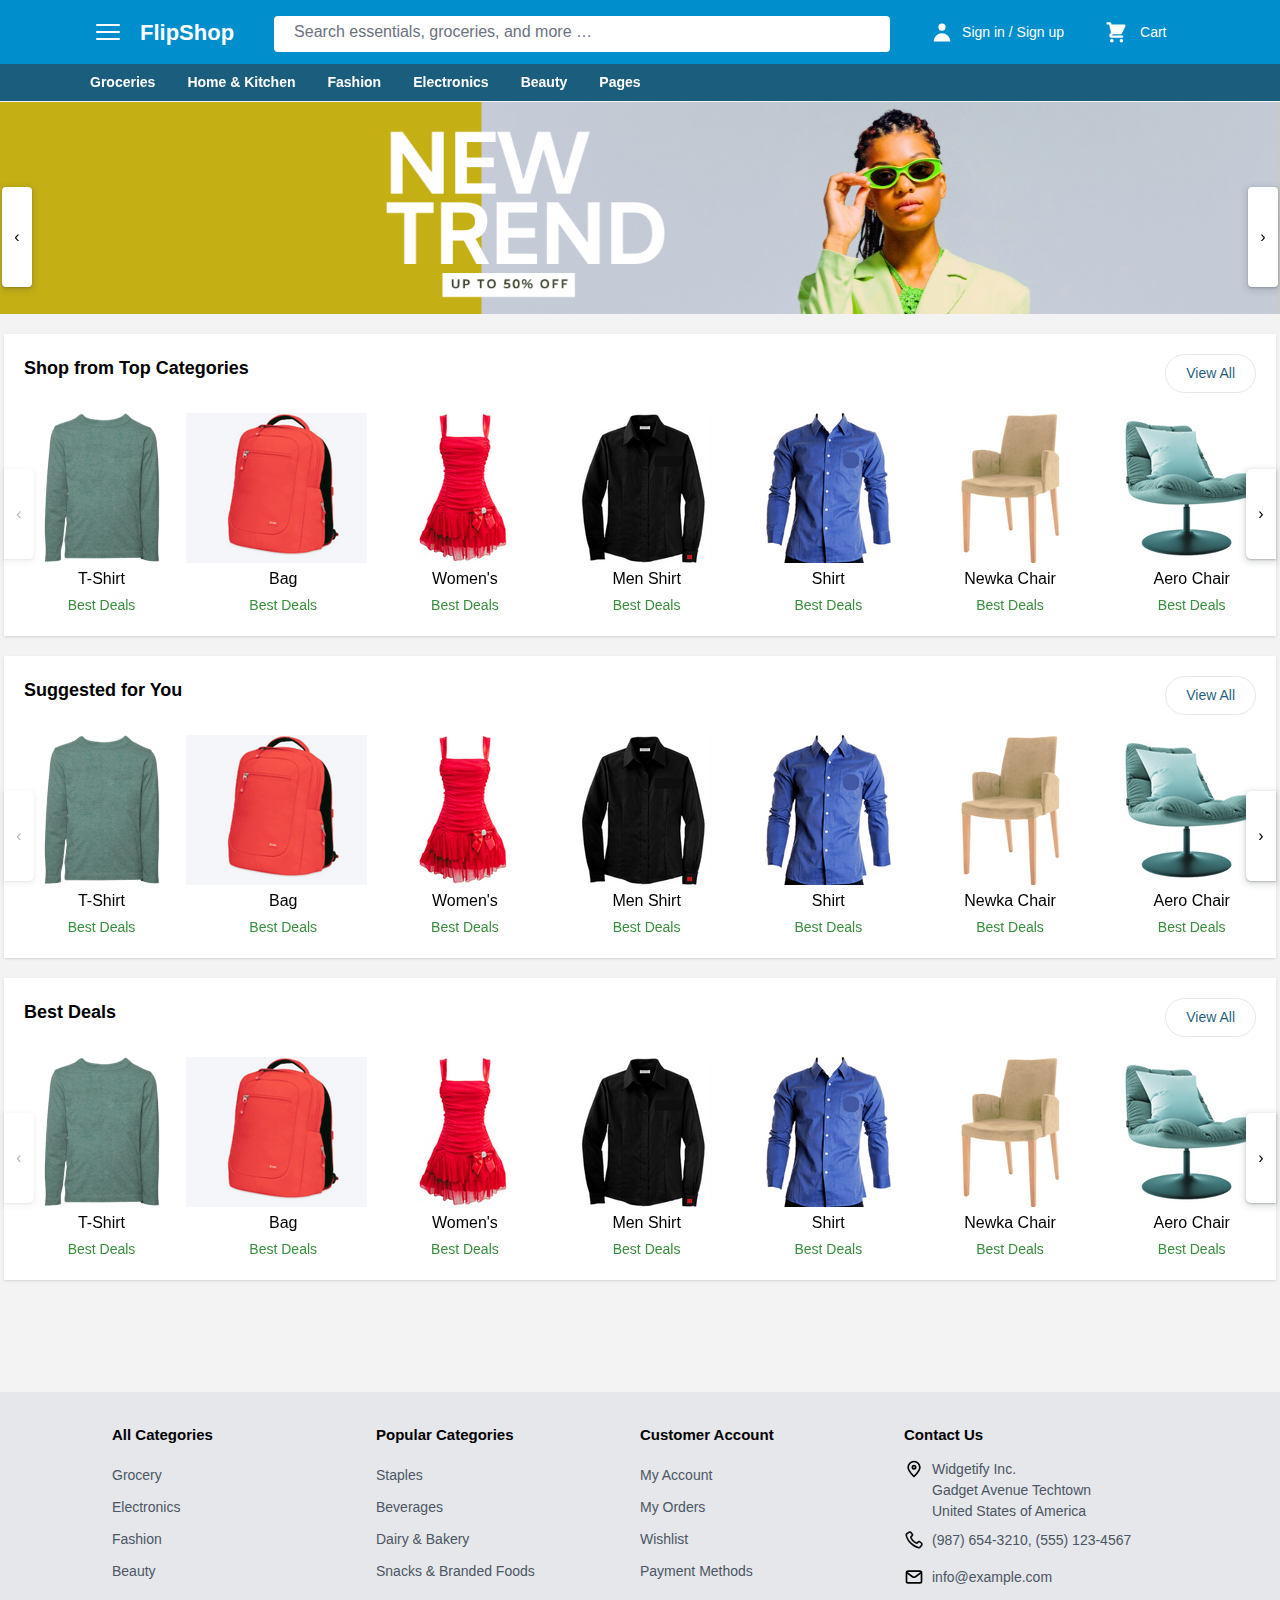
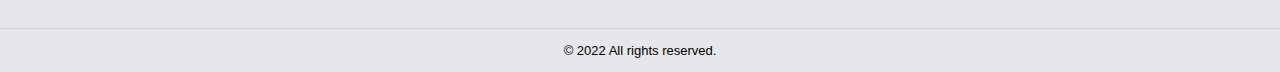
<file: index.html>
<!doctype html>
<html>
<head>
     <meta charset="UTF-8">
     <meta name="viewport" content="width=device-width, initial-scale=1.0">
     <link href="./assets/css/output.css" rel="stylesheet">
     <link href="./assets/css/custom.css" rel="stylesheet" />
     <link href="./assets/css/owl.carousel.min.css" rel="stylesheet">
     <link href="./assets/css/owl.theme.default.min.css" rel="stylesheet">
     <title>FlipShop E-commerce</title>
</head>
<body class="bg-[#F3F3F3]">
     <!-- Hearder Section -->
     <header class="w-full bg-[#008ECC] flex justify-center h-23 sm:h-23 md:h-23 lg:h-16 fixed top-0 z-50">
          <div class="w-screen  max-w-[1120px]">
               <div class="flex mt-2 sm:mt-2 md:mt-2 lg:mt-4">
                    <div class="menu-bar float-left cursor-pointer text-white ml-3 m-0 mr-4 h-8 w-8 openNav">
                         <svg xmlns="http://www.w3.org/2000/svg" fill="none" viewBox="0 0 24 24" stroke-width="1.5"
                              stroke="currentColor" class="h-8 w-8">
                              <path stroke-linecap="round" stroke-linejoin="round" d="M3.75 6.75h16.5M3.75 12h16.5m-16.5 5.25h16.5" />
                         </svg>
                    </div>
                    <!-- Side Menu Section -->
                    <div class="menu-section bg-[rgba(0,0,0,.2)] z-[99] w-full h-full fixed left-0 top-0 duration-75 hidden">
                         <div class="menu-sidebar bg-[#ececed] float-left w-[80%] sm:w-[80%] md:w-[80%] lg:w-[320px]  h-full  overflow-y-auto relative z-50">
                                   <div class="menu-header bg-[#008ECC] h-16 sm:h-16 md:h-16 lg:h-16">
                                        <div class="flex justify-between px-3">
                                             <div class="flex justify-center items-center mt-4">
                                                  <div class="close text-white text-2xl cursor-pointer closeNav">
                                                       <svg xmlns="http://www.w3.org/2000/svg" fill="none"
                                                            viewBox="0 0 24 24" stroke-width="1.5" stroke="currentColor"
                                                            class="w-6 h-6">
                                                            <path stroke-linecap="round" stroke-linejoin="round"  d="M15.75 19.5L8.25 12l7.5-7.5" />
                                                       </svg>
                                                  </div>
                                                  <div class="ml-1 text-white font-semibold">Hello</div>
                                             </div>
                                             <div class="profile text-[14px] flex justify-center items-center mt-4">
                                                  <a href="login.html"
                                                       class="text-white font-bold flex  border px-4 py-1 rounded-[40px] hover:border-[#000]">
                                                       Sign In
                                                  </a>
                                             </div>
                                        </div>
                                   </div>
                                   <div class="menu-body">
                                        <div class="menu-category bg-white pt-6 pb-8 px-4 mb-1">
                                             <ul>
                                                  <li>
                                                       <a href="#" class="text-gray-500 block border-b py-2 flex">
                                                            <svg xmlns="http://www.w3.org/2000/svg" fill="none"
                                                                 viewBox="0 0 24 24" stroke-width="1.5" stroke="currentColor"
                                                                 class="w-6 h-6 text-[#008ECC]">
                                                                 <path stroke-linecap="round" stroke-linejoin="round"
                                                                      d="M2.25 12l8.954-8.955c.44-.439 1.152-.439 1.591 0L21.75 12M4.5 9.75v10.125c0 .621.504 1.125 1.125 1.125H9.75v-4.875c0-.621.504-1.125 1.125-1.125h2.25c.621 0 1.125.504 1.125 1.125V21h4.125c.621 0 1.125-.504 1.125-1.125V9.75M8.25 21h8.25" />
                                                            </svg>
                                                            <span class="ml-2">Home</span>
                                                       </a>
                                                  </li>
                                                  <li>
                                                       <a href="#" class="text-gray-500 block border-b py-3 flex">
                                                            <svg xmlns="http://www.w3.org/2000/svg" fill="none"
                                                                 viewBox="0 0 24 24" stroke-width="1.5" stroke="currentColor"
                                                                 class="w-6 h-6 text-[#008ECC]">
                                                                 <path stroke-linecap="round" stroke-linejoin="round"
                                                                      d="M10.5 6h9.75M10.5 6a1.5 1.5 0 11-3 0m3 0a1.5 1.5 0 10-3 0M3.75 6H7.5m3 12h9.75m-9.75 0a1.5 1.5 0 01-3 0m3 0a1.5 1.5 0 00-3 0m-3.75 0H7.5m9-6h3.75m-3.75 0a1.5 1.5 0 01-3 0m3 0a1.5 1.5 0 00-3 0m-9.75 0h9.75" />
                                                            </svg>
                                                            <span class="ml-2">Category</span>
                                                       </a>
                                                  </li>
                                             </ul>
                                             <div class=" font-semibold text-black text-sm mt-4 mb-3">My Account</div>
                                             <ul>
                                                  <li>
                                                       <a href="#" class="text-gray-500 block border-b py-2 flex">
                                                            <svg xmlns="http://www.w3.org/2000/svg" fill="none"
                                                                 viewBox="0 0 24 24" stroke-width="1.5" stroke="currentColor"
                                                                 class="w-6 h-6 text-[#008ECC]">
                                                                 <path stroke-linecap="round" stroke-linejoin="round"
                                                                      d="M2.25 12l8.954-8.955c.44-.439 1.152-.439 1.591 0L21.75 12M4.5 9.75v10.125c0 .621.504 1.125 1.125 1.125H9.75v-4.875c0-.621.504-1.125 1.125-1.125h2.25c.621 0 1.125.504 1.125 1.125V21h4.125c.621 0 1.125-.504 1.125-1.125V9.75M8.25 21h8.25" />
                                                            </svg>
                                                            <span class="ml-2">My Orders</span>
                                                       </a>
                                                  </li>
                                                  <li>
                                                       <a href="#" class="text-gray-500 block border-b py-3 flex">
                                                            <svg xmlns="http://www.w3.org/2000/svg" fill="none" viewBox="0 0 24 24" stroke-width="1.5" stroke="currentColor" class="w-6 h-6 text-[#008ECC]">
                                                                 <path stroke-linecap="round" stroke-linejoin="round" d="M8.25 6.75h12M8.25 12h12m-12 5.25h12M3.75 6.75h.007v.008H3.75V6.75zm.375 0a.375.375 0 11-.75 0 .375.375 0 01.75 0zM3.75 12h.007v.008H3.75V12zm.375 0a.375.375 0 11-.75 0 .375.375 0 01.75 0zm-.375 5.25h.007v.008H3.75v-.008zm.375 0a.375.375 0 11-.75 0 .375.375 0 01.75 0z" />
                                                            </svg>
                                                            <span class="ml-2">My List</span>
                                                       </a>
                                                  </li>
                                                  <li>
                                                       <a href="#" class="text-gray-500 block border-b py-3 flex">
                                                            <svg xmlns="http://www.w3.org/2000/svg" fill="none" viewBox="0 0 24 24" stroke-width="1.5" stroke="currentColor" class="w-6 h-6 text-[#008ECC]">
                                                                 <path stroke-linecap="round" stroke-linejoin="round" d="M21 8.25c0-2.485-2.099-4.5-4.688-4.5-1.935 0-3.597 1.126-4.312 2.733-.715-1.607-2.377-2.733-4.313-2.733C5.1 3.75 3 5.765 3 8.25c0 7.22 9 12 9 12s9-4.78 9-12z" />
                                                               </svg>
                                                            <span class="ml-2">My Wishlist</span>
                                                       </a>
                                                  </li>
                                                  <li>
                                                       <a href="#" class="text-gray-500 block border-b py-3 flex">
                                                            <svg xmlns="http://www.w3.org/2000/svg" fill="none" viewBox="0 0 24 24" stroke-width="1.5" stroke="currentColor" class="w-6 h-6 text-[#008ECC]">
                                                                 <path stroke-linecap="round" stroke-linejoin="round" d="M21 12a2.25 2.25 0 00-2.25-2.25H15a3 3 0 11-6 0H5.25A2.25 2.25 0 003 12m18 0v6a2.25 2.25 0 01-2.25 2.25H5.25A2.25 2.25 0 013 18v-6m18 0V9M3 12V9m18 0a2.25 2.25 0 00-2.25-2.25H5.25A2.25 2.25 0 003 9m18 0V6a2.25 2.25 0 00-2.25-2.25H5.25A2.25 2.25 0 003 6v3" />
                                                               </svg>
                                                            <span class="ml-2">Wallet</span>
                                                       </a>
                                                  </li>
                                             </ul>
                                             <div class=" font-semibold text-black text-sm mt-4 mb-3">Help & Support</div>
                                             <ul>
                                                  <li>
                                                       <a href="#" class="text-gray-500 block border-b py-2 flex">
                                                            <svg xmlns="http://www.w3.org/2000/svg" fill="none" viewBox="0 0 24 24" stroke-width="1.5" stroke="currentColor" class="w-6 h-6 text-[#008ECC]">
                                                                 <path stroke-linecap="round" stroke-linejoin="round" d="M9.879 7.519c1.171-1.025 3.071-1.025 4.242 0 1.172 1.025 1.172 2.687 0 3.712-.203.179-.43.326-.67.442-.745.361-1.45.999-1.45 1.827v.75M21 12a9 9 0 11-18 0 9 9 0 0118 0zm-9 5.25h.008v.008H12v-.008z" />
                                                               </svg>
                                                            <span class="ml-2">FAQs/Need Help</span>
                                                       </a>
                                                  </li>
                                                  <li>
                                                       <a href="#" class="text-gray-500 block border-b py-3 flex">
                                                            <svg xmlns="http://www.w3.org/2000/svg" fill="none" viewBox="0 0 24 24" stroke-width="1.5" stroke="currentColor" class="w-6 h-6 text-[#008ECC]">
                                                                 <path stroke-linecap="round" stroke-linejoin="round" d="M18 18.72a9.094 9.094 0 003.741-.479 3 3 0 00-4.682-2.72m.94 3.198l.001.031c0 .225-.012.447-.037.666A11.944 11.944 0 0112 21c-2.17 0-4.207-.576-5.963-1.584A6.062 6.062 0 016 18.719m12 0a5.971 5.971 0 00-.941-3.197m0 0A5.995 5.995 0 0012 12.75a5.995 5.995 0 00-5.058 2.772m0 0a3 3 0 00-4.681 2.72 8.986 8.986 0 003.74.477m.94-3.197a5.971 5.971 0 00-.94 3.197M15 6.75a3 3 0 11-6 0 3 3 0 016 0zm6 3a2.25 2.25 0 11-4.5 0 2.25 2.25 0 014.5 0zm-13.5 0a2.25 2.25 0 11-4.5 0 2.25 2.25 0 014.5 0z" />
                                                               </svg>
                                                            <span class="ml-2">About Us</span>
                                                       </a>
                                                  </li>
                                                  <li>
                                                       <a href="#" class="text-gray-500 block border-b py-3 flex">
                                                            <svg xmlns="http://www.w3.org/2000/svg" fill="none" viewBox="0 0 24 24" stroke-width="1.5" stroke="currentColor" class="w-6 h-6 text-[#008ECC]">
                                                                 <path stroke-linecap="round" stroke-linejoin="round" d="M14.25 9.75v-4.5m0 4.5h4.5m-4.5 0l6-6m-3 18c-8.284 0-15-6.716-15-15V4.5A2.25 2.25 0 014.5 2.25h1.372c.516 0 .966.351 1.091.852l1.106 4.423c.11.44-.054.902-.417 1.173l-1.293.97a1.062 1.062 0 00-.38 1.21 12.035 12.035 0 007.143 7.143c.441.162.928-.004 1.21-.38l.97-1.293a1.125 1.125 0 011.173-.417l4.423 1.106c.5.125.852.575.852 1.091V19.5a2.25 2.25 0 01-2.25 2.25h-2.25z" />
                                                               </svg>
                                                            <span class="ml-2">Contact Us</span>
                                                       </a>
                                                  </li>
                                                  <li>
                                                       <a href="#" class="text-gray-500 block border-b py-3 flex">
                                                            <svg xmlns="http://www.w3.org/2000/svg" fill="none" viewBox="0 0 24 24" stroke-width="1.5" stroke="currentColor" class="w-6 h-6 text-[#008ECC]">
                                                                 <path stroke-linecap="round" stroke-linejoin="round" d="M12 6.042A8.967 8.967 0 006 3.75c-1.052 0-2.062.18-3 .512v14.25A8.987 8.987 0 016 18c2.305 0 4.408.867 6 2.292m0-14.25a8.966 8.966 0 016-2.292c1.052 0 2.062.18 3 .512v14.25A8.987 8.987 0 0018 18a8.967 8.967 0 00-6 2.292m0-14.25v14.25" />
                                                               </svg>
                                                            <span class="ml-2">Guide</span>
                                                       </a>
                                                  </li>
                                                  <li>
                                                       <a href="#" class="text-gray-500 block border-b py-3 flex">
                                                            <svg xmlns="http://www.w3.org/2000/svg" fill="none" viewBox="0 0 24 24" stroke-width="1.5" stroke="currentColor" class="w-6 h-6 text-[#008ECC]">
                                                                 <path stroke-linecap="round" stroke-linejoin="round" d="M11.25 11.25l.041-.02a.75.75 0 011.063.852l-.708 2.836a.75.75 0 001.063.853l.041-.021M21 12a9 9 0 11-18 0 9 9 0 0118 0zm-9-3.75h.008v.008H12V8.25z" />
                                                               </svg>
                                                            <span class="ml-2">Caution Notice</span>
                                                       </a>
                                                  </li>
                                             </ul>
                                        </div>
     
                                       
                                   </div>
                         </div>
                    </div>
                    <!-- Logo  -->
                    <div class="logo flex justify-center mr-10">
                         <a href="index.html" class="max-w-full text-white font-bold text-[22px]">
                               FlipShop
                         </a>
                    </div>
                    <!-- Search -->
                    <div
                         class="search-container w-[55%] h-9 mr-10 rounded bg-white hidden md:hidden sm:hidden lg:block">
                         <div class="search-box h-10 flex">
                              <form action="" class="p-1 pl-5 w-[95%]">
                                   <input type="text"
                                        class="w-full p-0 border-none border-transparent focus:border-transparent focus:ring-0"
                                        placeholder="Search essentials, groceries, and more …">
                              </form>
                              <div class="search-list w-6 h-6 mt-1.5"></div>
                         </div>
                    </div>
                    <!-- Login -->
                    <div class="login mt-1 mr-2 sm:mr-3 md:mr-3 lg:mr-8">
                         <a href="login.html" class="text-sm text-white flex">
                              <span><svg xmlns="http://www.w3.org/2000/svg" class="h-6 w-6" viewBox="0 0 20 20"
                                        fill="currentColor">
                                        <path fill-rule="evenodd"
                                             d="M10 9a3 3 0 100-6 3 3 0 000 6zm-7 9a7 7 0 1114 0H3z"
                                             clip-rule="evenodd" />
                                   </svg></span>
                              <span class="hidden md:hidden sm:hidden lg:block  ml-2 mt-[2px]">Sign in / Sign up</span>
                         </a>
                    </div>
                    <!-- Cart -->
                    <div class="cart mt-[5px]">
                         <a href="cart.html" class="text-sm pl-2 text-white flex">
                              <span class="mr-3 sm:mr-3 md:mr-5 lg:mr-3">
                                   <svg xmlns="http://www.w3.org/2000/svg" class="h-6 w-6" viewBox="0 0 20 20"
                                        fill="currentColor">
                                        <path
                                             d="M3 1a1 1 0 000 2h1.22l.305 1.222a.997.997 0 00.01.042l1.358 5.43-.893.892C3.74 11.846 4.632 14 6.414 14H15a1 1 0 000-2H6.414l1-1H14a1 1 0 00.894-.553l3-6A1 1 0 0017 3H6.28l-.31-1.243A1 1 0 005 1H3zM16 16.5a1.5 1.5 0 11-3 0 1.5 1.5 0 013 0zM6.5 18a1.5 1.5 0 100-3 1.5 1.5 0 000 3z" />
                                   </svg>
                              </span>
                              <span class="hidden md:hidden sm:hidden lg:block  mt-[1px]">Cart</span>
                         </a>
                    </div>
               </div>
               <!-- Mobile Search Section -->
               <div
                    class="mobile-search-container w-[95%] m-auto h-8 mt-1 rounded bg-white block md:block sm:block lg:hidden">
                    <div class="search-box h-10 flex">
                         <form action="" class="p-1 pl-5 w-full">
                              <input type="text"
                                   class="w-full border-transparent focus:border-transparent focus:ring-0 border-none p-0"
                                   placeholder="Search essentials, groceries, and more …">
                         </form>
                         <div class="search-list mr-2 w-6 h-6 mt-1.5"></div>
                    </div>
               </div>
          </div>
     </header>
     <!-- Menu Section -->
     <div class="w-full bg-[#0c5273ef] fixed top-[64px] sm:top-[80px] md:top-[80px] lg:top-[64px] z-10 hidden sm:hidden md:block lg:block">
          <nav class="max-w-[1100px] m-auto px-3 sm:px-3 md:px-3 lg:px-0">
               <ul class="flex">
                   <li class="relative parent-menu">
                    <a href="fliter.html" class="text-white font-semibold text-[14px] pr-4 py-2 block">Groceries</a>
                    <div class="child-menu">
                         <div class="absolute top-[37px]">
                              <ul class="max-w-[250px] min-w-[250px] bg-[#fff] p-[8px] shadow rounded-b-[6px]">
                                   <li><a href="fliter.html" class="py-2 px-1 block rounded hover:bg-gray-100 hover:text-black">Fruits</a></li>
                                   <li><a href="fliter.html" class="py-2 px-1 block rounded hover:bg-gray-100 hover:text-black">Dairy</a></li>
                                   <li><a href="fliter.html" class="py-2 px-1 block rounded hover:bg-gray-100 hover:text-black">Bakery</a></li>
                                   <li><a href="fliter.html" class="py-2 px-1 block rounded hover:bg-gray-100 hover:text-black">Personal Care</a></li>
                              </ul>
                         </div>
                    </div>
                  </li>
                  <li class="relative parent-menu">
                    <a href="fliter.html" class="text-white font-semibold text-[14px] px-4 py-2 block">Home & Kitchen</a>
                    <div class="child-menu">
                         <div class="absolute top-[37px]">
                              <ul class="max-w-[250px] min-w-[250px] bg-[#fff] p-[8px] shadow rounded-b-[6px]">
                                   <li><a href="fliter.html" class="py-2 px-1 block rounded hover:bg-gray-100 hover:text-black">Kitchenware</a></li>
                                   <li><a href="fliter.html" class="py-2 px-1 block rounded hover:bg-gray-100 hover:text-black">Furniture</a></li>
                                   <li><a href="fliter.html" class="py-2 px-1 block rounded hover:bg-gray-100 hover:text-black">Tableware</a></li>
                                   <li><a href="fliter.html" class="py-2 px-1 block rounded hover:bg-gray-100 hover:text-black">Home Decor</a></li>
                              </ul>
                         </div>
                    </div>
                   </li>
                   <li class="relative parent-menu">
                    <a href="fliter.html" class="text-white font-semibold text-[14px] px-4 py-2 block">Fashion</a>
                    <div class="child-menu">
                         <div class="absolute top-[37px]">
                              <ul class="max-w-[250px] min-w-[250px] bg-[#fff] p-[8px] shadow rounded-b-[6px]">
                                   <li><a href="fliter.html" class="py-2 px-1 block rounded hover:bg-gray-100 hover:text-black">Men</a></li>
                                   <li><a href="fliter.html" class="py-2 px-1 block rounded hover:bg-gray-100 hover:text-black">Women</a></li>
                                   <li><a href="fliter.html" class="py-2 px-1 block rounded hover:bg-gray-100 hover:text-black">Boy</a></li>
                                   <li><a href="fliter.html" class="py-2 px-1 block rounded hover:bg-gray-100 hover:text-black">Girl</a></li>
                              </ul>
                         </div>
                    </div>
                    </li>
                    <li class="relative parent-menu">
                    <a href="fliter.html" class="text-white font-semibold text-[14px] px-4 py-2 block">Electronics</a>
                    <div class="child-menu">
                         <div class="absolute top-[37px]">
                              <ul class="max-w-[250px] min-w-[250px] bg-[#fff] p-[8px] shadow rounded-b-[6px]">
                                   <li><a href="fliter.html" class="py-2 px-1 block rounded hover:bg-gray-100 hover:text-black">Mobiles</a></li>
                                   <li><a href="fliter.html" class="py-2 px-1 block rounded hover:bg-gray-100 hover:text-black">Tablets</a></li>
                                   <li><a href="fliter.html" class="py-2 px-1 block rounded hover:bg-gray-100 hover:text-black">Laptop</a></li>
                                   <li><a href="fliter.html" class="py-2 px-1 block rounded hover:bg-gray-100 hover:text-black">Desktop</a></li>
                              </ul>
                         </div>
                    </div>
                    </li>
                    <li class="relative parent-menu">
                    <a href="fliter.html" class="text-white font-semibold text-[14px] px-4 py-2 block">Beauty</a>
                    <div class="child-menu">
                         <div class="absolute top-[37px]">
                              <ul class="max-w-[250px] min-w-[250px] bg-[#fff] p-[8px] shadow rounded-b-[6px]">
                                   <li><a href="fliter.html" class="py-2 px-1 block rounded hover:bg-gray-100 hover:text-black">Make-Up</a></li>
                                   <li><a href="fliter.html" class="py-2 px-1 block rounded hover:bg-gray-100 hover:text-black">Hair</a></li>
                                   <li><a href="fliter.html" class="py-2 px-1 block rounded hover:bg-gray-100 hover:text-black">Skin Care</a></li>
                                   <li><a href="fliter.html" class="py-2 px-1 block rounded hover:bg-gray-100 hover:text-black">Fragrances</a></li>
                              </ul>
                         </div>
                    </div>
                    </li>
                    <li class="relative parent-menu">
                         <a href="#" class="text-white font-semibold text-[14px] px-4 py-2 block">Pages</a>
                         <div class="child-menu">
                              <div class="absolute top-[37px]">
                                   <ul class="max-w-[250px] min-w-[250px] bg-[#fff] p-[8px] shadow rounded-b-[6px]">
                                        <li><a href="login.html" class="py-2 px-1 block rounded hover:bg-gray-100 hover:text-black">Login/Signup Page</a></li>
                                        <li><a href="verify.html" class="py-2 px-1 block rounded hover:bg-gray-100 hover:text-black">OTP Verify Page</a></li>
                                        <li><a href="fliter.html" class="py-2 px-1 block rounded hover:bg-gray-100 hover:text-black">Shop Page</a></li>
                                        <li><a href="product.html" class="py-2 px-1 block rounded hover:bg-gray-100 hover:text-black">Shop Single Page</a></li>
                                        <li><a href="cart.html" class="py-2 px-1 block rounded hover:bg-gray-100 hover:text-black">Cart Page</a></li>
                                        <li><a href="checkout.html" class="py-2 px-1 block rounded hover:bg-gray-100 hover:text-black">Checkout Page</a></li>
                                   </ul>
                              </div>
                         </div>
                    </li>
               </ul>
         </nav>
     </div>
     
     <section class="max-w-[1680px] m-auto mt-[85px] sm:mt-[85px] md:mt-[118px] lg:mt-[102px]">
          <div class="slider owl-carousel relative">
               <div>
                    <img class="owl-lazy" data-src="./assets/image/slider1.jpg" alt="slider">
               </div>
               <div>
                    <img class="owl-lazy" data-src="./assets/image/slider2.jpg" alt="slider">
               </div>
               <div>
                    <img class="owl-lazy" data-src="./assets/image/slider3.jpg" alt="slider">
               </div>
          </div>
          <!-- Top Category -->
          <div class="product-section bg-white mt-5 mx-1 shadow">
               <div class="flex justify-between p-5">
                    <p class="text-black text-lg font-bold mb-2">Shop from Top Categories</p>
                    <a href="fliter.html" class="text-[#0c5273ef] text-[14px] rounded-[50px] block border px-5 py-2 hover:border-[#0c5273ef]">View All</a>
               </div>
               <div class="product-slider owl-carousel pb-5 w-full">
                    <div class="w-[135px] sm:w-[135px] md:w-[170px] lg:w-[195px] text-center">
                         <a href="fliter.html">
                              <div class="flex justify-center hover:scale-[1.02]">
                                   <img src="./assets/image/t-shirt1.png" alt="kidswear" class="text-center">
                              </div>
                              <div class="text-[16px] font-medium my-1"> T-Shirt </div>
                              <div class="text-[14px] text-[#388e3c]">Best Deals</div>
                         </a>
                    </div>
                    <div class="w-[135px] sm:w-[135px] md:w-[170px] lg:w-[195px] text-center">
                         <a href="fliter.html">
                              <div class=" flex justify-center hover:scale-[1.02]">
                                   <img src="./assets/image/7.png" alt="kidswear" class="text-center">
                              </div>
                              <div class="text-[16px] font-medium my-1"> Bag </div>
                              <div class="text-[14px] text-[#388e3c]">Best Deals</div>
                         </a>
                    </div>
                    <div class="w-[135px] sm:w-[135px] md:w-[170px] lg:w-[195px] text-center">
                         <a href="fliter.html">
                              <div class=" flex justify-center hover:scale-[1.02]">
                                   <img src="./assets/image/2.png" alt="kidswear" class="text-center">
                              </div>
                              <div class="text-[16px] font-medium my-1"> Women's </div>
                              <div class="text-[14px] text-[#388e3c]">Best Deals</div>
                         </a>
                    </div>
                    <div class="w-[135px] sm:w-[135px] md:w-[170px] lg:w-[195px] text-center">
                         <a href="fliter.html">
                              <div class=" flex justify-center hover:scale-[1.02]">
                                   <img src="./assets/image/3.png" alt="kidswear" class="text-center">
                              </div>
                              <div class="text-[16px] font-medium my-1"> Men Shirt </div>
                              <div class="text-[14px] text-[#388e3c]">Best Deals</div>
                         </a>
                    </div>
                    <div class="w-[135px] sm:w-[135px] md:w-[170px] lg:w-[195px] text-center">
                         <a href="fliter.html">
                              <div class=" flex justify-center hover:scale-[1.02]">
                                   <img src="./assets/image/4.png" alt="kidswear" class="text-center">
                              </div>
                              <div class="text-[16px] font-medium my-1"> Shirt </div>
                              <div class="text-[14px] text-[#388e3c]">Best Deals</div>
                         </a>
                    </div>
                    <div class="w-[135px] sm:w-[135px] md:w-[170px] lg:w-[195px] text-center">
                         <a href="fliter.html">
                              <div class=" flex justify-center hover:scale-[1.02]">
                                   <img src="./assets/image/5.png" alt="kidswear" class="text-center">
                              </div>
                              <div class="text-[16px] font-medium my-1"> Newka Chair </div>
                              <div class="text-[14px] text-[#388e3c]">Best Deals</div>
                         </a>
                    </div>
                    <div class="w-[135px] sm:w-[135px] md:w-[170px] lg:w-[195px] text-center">
                         <a href="fliter.html">
                              <div class=" flex justify-center hover:scale-[1.02]">
                                   <img src="./assets/image/6.png" alt="kidswear" class="text-center">
                              </div>
                              <div class="text-[16px] font-medium my-1"> Aero Chair </div>
                              <div class="text-[14px] text-[#388e3c]">Best Deals</div>
                         </a>
                    </div>
                    <div class="w-[135px] sm:w-[135px] md:w-[170px] lg:w-[195px] text-center">
                         <a href="fliter.html">
                              <div class="flex justify-center hover:scale-[1.02]">
                                   <img src="./assets/image/t-shirt1.png" alt="kidswear" class="text-center">
                              </div>
                              <div class="text-[16px] font-medium my-1"> T-Shirt </div>
                              <div class="text-[14px] text-[#388e3c]">Best Deals</div>
                         </a>
                    </div>
                    <div class="w-[135px] sm:w-[135px] md:w-[170px] lg:w-[195px] text-center">
                         <a href="fliter.html">
                              <div class=" flex justify-center hover:scale-[1.02]">
                                   <img src="./assets/image/7.png" alt="kidswear" class="text-center">
                              </div>
                              <div class="text-[16px] font-medium my-1"> Bag </div>
                              <div class="text-[14px] text-[#388e3c]">Best Deals</div>
                         </a>
                    </div>
               </div>
          </div>

          <!-- Suggested for You -->
          <div class="product-section bg-white mt-5 mx-1 shadow">
               <div class="flex justify-between p-5">
                    <p class="text-black text-lg font-bold mb-2">Suggested for You</p>
                    <a href="fliter.html" class="text-[#0c5273ef] text-[14px] rounded-[50px] block border px-5 py-2 hover:border-[#0c5273ef]">View All</a>
               </div>
               <div class="product-slider owl-carousel pb-5 w-full">
                    <div class="w-[135px] sm:w-[135px] md:w-[170px] lg:w-[195px] text-center">
                         <a href="fliter.html">
                              <div class="flex justify-center hover:scale-[1.02]">
                                   <img src="./assets/image/t-shirt1.png" alt="kidswear" class="text-center">
                              </div>
                              <div class="text-[16px] font-medium my-1"> T-Shirt </div>
                              <div class="text-[14px] text-[#388e3c]">Best Deals</div>
                         </a>
                    </div>
                    <div class="w-[135px] sm:w-[135px] md:w-[170px] lg:w-[195px] text-center">
                         <a href="fliter.html">
                              <div class=" flex justify-center hover:scale-[1.02]">
                                   <img src="./assets/image/7.png" alt="kidswear" class="text-center">
                              </div>
                              <div class="text-[16px] font-medium my-1"> Bag </div>
                              <div class="text-[14px] text-[#388e3c]">Best Deals</div>
                         </a>
                    </div>
                    <div class="w-[135px] sm:w-[135px] md:w-[170px] lg:w-[195px] text-center">
                         <a href="fliter.html">
                              <div class=" flex justify-center hover:scale-[1.02]">
                                   <img src="./assets/image/2.png" alt="kidswear" class="text-center">
                              </div>
                              <div class="text-[16px] font-medium my-1"> Women's </div>
                              <div class="text-[14px] text-[#388e3c]">Best Deals</div>
                         </a>
                    </div>
                    <div class="w-[135px] sm:w-[135px] md:w-[170px] lg:w-[195px] text-center">
                         <a href="fliter.html">
                              <div class=" flex justify-center hover:scale-[1.02]">
                                   <img src="./assets/image/3.png" alt="kidswear" class="text-center">
                              </div>
                              <div class="text-[16px] font-medium my-1"> Men Shirt </div>
                              <div class="text-[14px] text-[#388e3c]">Best Deals</div>
                         </a>
                    </div>
                    <div class="w-[135px] sm:w-[135px] md:w-[170px] lg:w-[195px] text-center">
                         <a href="fliter.html">
                              <div class=" flex justify-center hover:scale-[1.02]">
                                   <img src="./assets/image/4.png" alt="kidswear" class="text-center">
                              </div>
                              <div class="text-[16px] font-medium my-1"> Shirt </div>
                              <div class="text-[14px] text-[#388e3c]">Best Deals</div>
                         </a>
                    </div>
                    <div class="w-[135px] sm:w-[135px] md:w-[170px] lg:w-[195px] text-center">
                         <a href="fliter.html">
                              <div class=" flex justify-center hover:scale-[1.02]">
                                   <img src="./assets/image/5.png" alt="kidswear" class="text-center">
                              </div>
                              <div class="text-[16px] font-medium my-1"> Newka Chair </div>
                              <div class="text-[14px] text-[#388e3c]">Best Deals</div>
                         </a>
                    </div>
                    <div class="w-[135px] sm:w-[135px] md:w-[170px] lg:w-[195px] text-center">
                         <a href="fliter.html">
                              <div class=" flex justify-center hover:scale-[1.02]">
                                   <img src="./assets/image/6.png" alt="kidswear" class="text-center">
                              </div>
                              <div class="text-[16px] font-medium my-1"> Aero Chair </div>
                              <div class="text-[14px] text-[#388e3c]">Best Deals</div>
                         </a>
                    </div>
                    <div class="w-[135px] sm:w-[135px] md:w-[170px] lg:w-[195px] text-center">
                         <a href="fliter.html">
                              <div class="flex justify-center hover:scale-[1.02]">
                                   <img src="./assets/image/t-shirt1.png" alt="kidswear" class="text-center">
                              </div>
                              <div class="text-[16px] font-medium my-1"> T-Shirt </div>
                              <div class="text-[14px] text-[#388e3c]">Best Deals</div>
                         </a>
                    </div>
                    <div class="w-[135px] sm:w-[135px] md:w-[170px] lg:w-[195px] text-center">
                         <a href="fliter.html">
                              <div class=" flex justify-center hover:scale-[1.02]">
                                   <img src="./assets/image/7.png" alt="kidswear" class="text-center">
                              </div>
                              <div class="text-[16px] font-medium my-1"> Bag </div>
                              <div class="text-[14px] text-[#388e3c]">Best Deals</div>
                         </a>
                    </div>
               </div>
          </div>
          <!-- Best Deals -->
          <div class="product-section bg-white mt-5 mx-1 shadow">
               <div class="flex justify-between p-5">
                    <p class="text-black text-lg font-bold mb-2">Best Deals</p>
                    <a href="fliter.html" class="text-[#0c5273ef] text-[14px] rounded-[50px] block border px-5 py-2 hover:border-[#0c5273ef]">View All</a>
               </div>
               <div class="product-slider owl-carousel pb-5 w-full">
                    <div class="w-[135px] sm:w-[135px] md:w-[170px] lg:w-[195px] text-center">
                         <a href="fliter.html">
                              <div class="flex justify-center hover:scale-[1.02]">
                                   <img src="./assets/image/t-shirt1.png" alt="kidswear" class="text-center">
                              </div>
                              <div class="text-[16px] font-medium my-1"> T-Shirt </div>
                              <div class="text-[14px] text-[#388e3c]">Best Deals</div>
                         </a>
                    </div>
                    <div class="w-[135px] sm:w-[135px] md:w-[170px] lg:w-[195px] text-center">
                         <a href="fliter.html">
                              <div class=" flex justify-center hover:scale-[1.02]">
                                   <img src="./assets/image/7.png" alt="kidswear" class="text-center">
                              </div>
                              <div class="text-[16px] font-medium my-1"> Bag </div>
                              <div class="text-[14px] text-[#388e3c]">Best Deals</div>
                         </a>
                    </div>
                    <div class="w-[135px] sm:w-[135px] md:w-[170px] lg:w-[195px] text-center">
                         <a href="fliter.html">
                              <div class=" flex justify-center hover:scale-[1.02]">
                                   <img src="./assets/image/2.png" alt="kidswear" class="text-center">
                              </div>
                              <div class="text-[16px] font-medium my-1"> Women's </div>
                              <div class="text-[14px] text-[#388e3c]">Best Deals</div>
                         </a>
                    </div>
                    <div class="w-[135px] sm:w-[135px] md:w-[170px] lg:w-[195px] text-center">
                         <a href="fliter.html">
                              <div class=" flex justify-center hover:scale-[1.02]">
                                   <img src="./assets/image/3.png" alt="kidswear" class="text-center">
                              </div>
                              <div class="text-[16px] font-medium my-1"> Men Shirt </div>
                              <div class="text-[14px] text-[#388e3c]">Best Deals</div>
                         </a>
                    </div>
                    <div class="w-[135px] sm:w-[135px] md:w-[170px] lg:w-[195px] text-center">
                         <a href="fliter.html">
                              <div class=" flex justify-center hover:scale-[1.02]">
                                   <img src="./assets/image/4.png" alt="kidswear" class="text-center">
                              </div>
                              <div class="text-[16px] font-medium my-1"> Shirt </div>
                              <div class="text-[14px] text-[#388e3c]">Best Deals</div>
                         </a>
                    </div>
                    <div class="w-[135px] sm:w-[135px] md:w-[170px] lg:w-[195px] text-center">
                         <a href="fliter.html">
                              <div class=" flex justify-center hover:scale-[1.02]">
                                   <img src="./assets/image/5.png" alt="kidswear" class="text-center">
                              </div>
                              <div class="text-[16px] font-medium my-1"> Newka Chair </div>
                              <div class="text-[14px] text-[#388e3c]">Best Deals</div>
                         </a>
                    </div>
                    <div class="w-[135px] sm:w-[135px] md:w-[170px] lg:w-[195px] text-center">
                         <a href="fliter.html">
                              <div class=" flex justify-center hover:scale-[1.02]">
                                   <img src="./assets/image/6.png" alt="kidswear" class="text-center">
                              </div>
                              <div class="text-[16px] font-medium my-1"> Aero Chair </div>
                              <div class="text-[14px] text-[#388e3c]">Best Deals</div>
                         </a>
                    </div>
                    <div class="w-[135px] sm:w-[135px] md:w-[170px] lg:w-[195px] text-center">
                         <a href="fliter.html">
                              <div class="flex justify-center hover:scale-[1.02]">
                                   <img src="./assets/image/t-shirt1.png" alt="kidswear" class="text-center">
                              </div>
                              <div class="text-[16px] font-medium my-1"> T-Shirt </div>
                              <div class="text-[14px] text-[#388e3c]">Best Deals</div>
                         </a>
                    </div>
                    <div class="w-[135px] sm:w-[135px] md:w-[170px] lg:w-[195px] text-center">
                         <a href="fliter.html">
                              <div class=" flex justify-center hover:scale-[1.02]">
                                   <img src="./assets/image/7.png" alt="kidswear" class="text-center">
                              </div>
                              <div class="text-[16px] font-medium my-1"> Bag </div>
                              <div class="text-[14px] text-[#388e3c]">Best Deals</div>
                         </a>
                    </div>
               </div>
          </div>
     </section>
     <!-- Footer -->
     <footer class="bg-gray-200 mt-28">
          <div class="footer max-w-[1120px] m-auto p-8">
               <div class="grid grid-cols-2 sm:grid-cols-2 md:grid-cols-2 lg:grid-cols-4">
                    <div>
                         <p class="text-black font-bold text-[15px]">All Categories</p>
                         <ul class="mt-3 text-xs text-gray-600">
                              <li><a href="#" class="py-2 text-[14px] block hover:bg-gray-300 hover:pl-1">Grocery</a></li>
                              <li><a href="#" class="py-2 text-[14px] block hover:bg-gray-300 hover:pl-1">Electronics</a></li>
                              <li><a href="#" class="py-2 text-[14px] block hover:bg-gray-300 hover:pl-1">Fashion</a></li>
                              <li><a href="#" class="py-2 text-[14px] block hover:bg-gray-300 hover:pl-1">Beauty</a></li>
                         </ul>
                    </div>
                    <div>
                         <p class="text-black font-bold text-[15px]">Popular Categories</p>
                         <ul class="mt-3 text-xs text-gray-600">
                              <li><a href="#" class="py-2 text-[14px] block hover:bg-gray-300 hover:pl-1">Staples</a></li>
                              <li><a href="#" class="py-2 text-[14px] block hover:bg-gray-300 hover:pl-1">Beverages</a></li>
                              <li><a href="#" class="py-2 text-[14px] block hover:bg-gray-300 hover:pl-1">Dairy & Bakery</a></li>
                              <li><a href="#" class="py-2 text-[14px] block hover:bg-gray-300 hover:pl-1">Snacks & Branded Foods</a></li>
                         </ul>
                    </div>
                    <div>
                         <p class="text-black font-bold text-[15px] mt-3 sm:mt-3 md:mt-3 lg:mt-0">Customer Account</p>
                         <ul class="mt-3 text-xs text-gray-600">
                              <li><a href="#" class="py-2 text-[14px] block hover:bg-gray-300 hover:pl-1">My Account</a></li>
                              <li><a href="#" class="py-2 text-[14px] block hover:bg-gray-300 hover:pl-1">My Orders</a></li>
                              <li><a href="#" class="py-2 text-[14px] block hover:bg-gray-300 hover:pl-1">Wishlist</a></li>
                              <li><a href="#" class="py-2 text-[14px] block hover:bg-gray-300 hover:pl-1">Payment Methods</a></li>
                         </ul>
                    </div>
                    <div>
                         <p class="text-black font-bold text-[15px] mt-3 sm:mt-3 md:mt-3 lg:mt-0">Contact Us</p>
                         <div class="footer_contact mt-3">
                              <div class="flex text-[14px] text-gray-600">
                                   <span class="icn">
                                        <?xml version="1.0" encoding="utf-8"?>
                                        <svg width="20px" height="20px" viewBox="0 0 24 24" fill="none" xmlns="http://www.w3.org/2000/svg">
                                        <path d="M12 21C15.5 17.4 19 14.1764 19 10.2C19 6.22355 15.866 3 12 3C8.13401 3 5 6.22355 5 10.2C5 14.1764 8.5 17.4 12 21Z" stroke="#000000" stroke-width="2" stroke-linecap="round" stroke-linejoin="round"/>
                                        <path d="M12 12C13.1046 12 14 11.1046 14 10C14 8.89543 13.1046 8 12 8C10.8954 8 10 8.89543 10 10C10 11.1046 10.8954 12 12 12Z" stroke="#000000" stroke-width="2" stroke-linecap="round" stroke-linejoin="round"/>
                                        </svg>
                                   </span>
                                  <div class="ml-2">
                                   <p>Widgetify Inc. <br>Gadget Avenue Techtown <br>United States of America</p>
                                  </div>
                              </div>
                              <div class="flex text-[14px] text-gray-600 py-2">
                                   <span class="icn">
                                        <?xml version="1.0" encoding="utf-8"?>
                                        <svg width="20px" height="20px" viewBox="0 0 24 24" fill="none" xmlns="http://www.w3.org/2000/svg">
                                        <path fill-rule="evenodd" clip-rule="evenodd" d="M17.3545 22.2323C15.3344 21.7262 11.1989 20.2993 7.44976 16.5502C3.70065 12.8011 2.2738 8.66559 1.76767 6.6455C1.47681 5.48459 2.00058 4.36434 2.88869 3.72997L5.21694 2.06693C6.57922 1.09388 8.47432 1.42407 9.42724 2.80051L10.893 4.91776C11.5152 5.8165 11.3006 7.0483 10.4111 7.68365L9.24234 8.51849C9.41923 9.1951 9.96939 10.5846 11.6924 12.3076C13.4154 14.0306 14.8049 14.5807 15.4815 14.7576L16.3163 13.5888C16.9517 12.6994 18.1835 12.4847 19.0822 13.1069L21.1995 14.5727C22.5759 15.5257 22.9061 17.4207 21.933 18.783L20.27 21.1113C19.6356 21.9994 18.5154 22.5232 17.3545 22.2323ZM8.86397 15.136C12.2734 18.5454 16.0358 19.8401 17.8405 20.2923C18.1043 20.3583 18.4232 20.2558 18.6425 19.9488L20.3056 17.6205C20.6299 17.1665 20.5199 16.5348 20.061 16.2171L17.9438 14.7513L17.0479 16.0056C16.6818 16.5182 16.0047 16.9202 15.2163 16.7501C14.2323 16.5378 12.4133 15.8569 10.2782 13.7218C8.1431 11.5867 7.46219 9.7677 7.24987 8.7837C7.07977 7.9953 7.48181 7.31821 7.99439 6.95208L9.24864 6.05618L7.78285 3.93893C7.46521 3.48011 6.83351 3.37005 6.37942 3.6944L4.05117 5.35744C3.74413 5.57675 3.64162 5.89565 3.70771 6.15943C4.15989 7.96418 5.45459 11.7266 8.86397 15.136Z" fill="#0F0F0F"/>
                                        </svg>
                                   </span>
                                  <div class="ml-2">
                                   <p>(987) 654-3210, (555) 123-4567</p>
                                  </div>
                              </div>
                              <div class="flex text-[14px] text-gray-600 py-2">
                                   <span class="icn">
                                   <?xml version="1.0" encoding="utf-8"?>
                                   <svg width="20px" height="20px" viewBox="0 0 24 24" fill="none" xmlns="http://www.w3.org/2000/svg">
                                   <path d="M4 7.00005L10.2 11.65C11.2667 12.45 12.7333 12.45 13.8 11.65L20 7" stroke="#000000" stroke-width="2" stroke-linecap="round" stroke-linejoin="round"/>
                                   <rect x="3" y="5" width="18" height="14" rx="2" stroke="#000000" stroke-width="2" stroke-linecap="round"/>
                                   </svg>
                                   </span>
                                  <div class="ml-2">
                                   <p>info@example.com</p>
                                  </div>
                              </div>
                          </div>
                    </div>
               </div>
          </div>
          <div class="copy-right text-center pb-3 pt-3 border-t border-gray-300">
               <p class="text-[13px]">© 2022 All rights reserved.</p>
          </div>
     </footer>
     <script src="./assets/js/jquery-3.6.0.min.js"></script>
     <script src="./assets/js/owl.carousel.min.js"></script>
     <script src="./assets/js/main.js"></script>
</body>
</html>
</file>
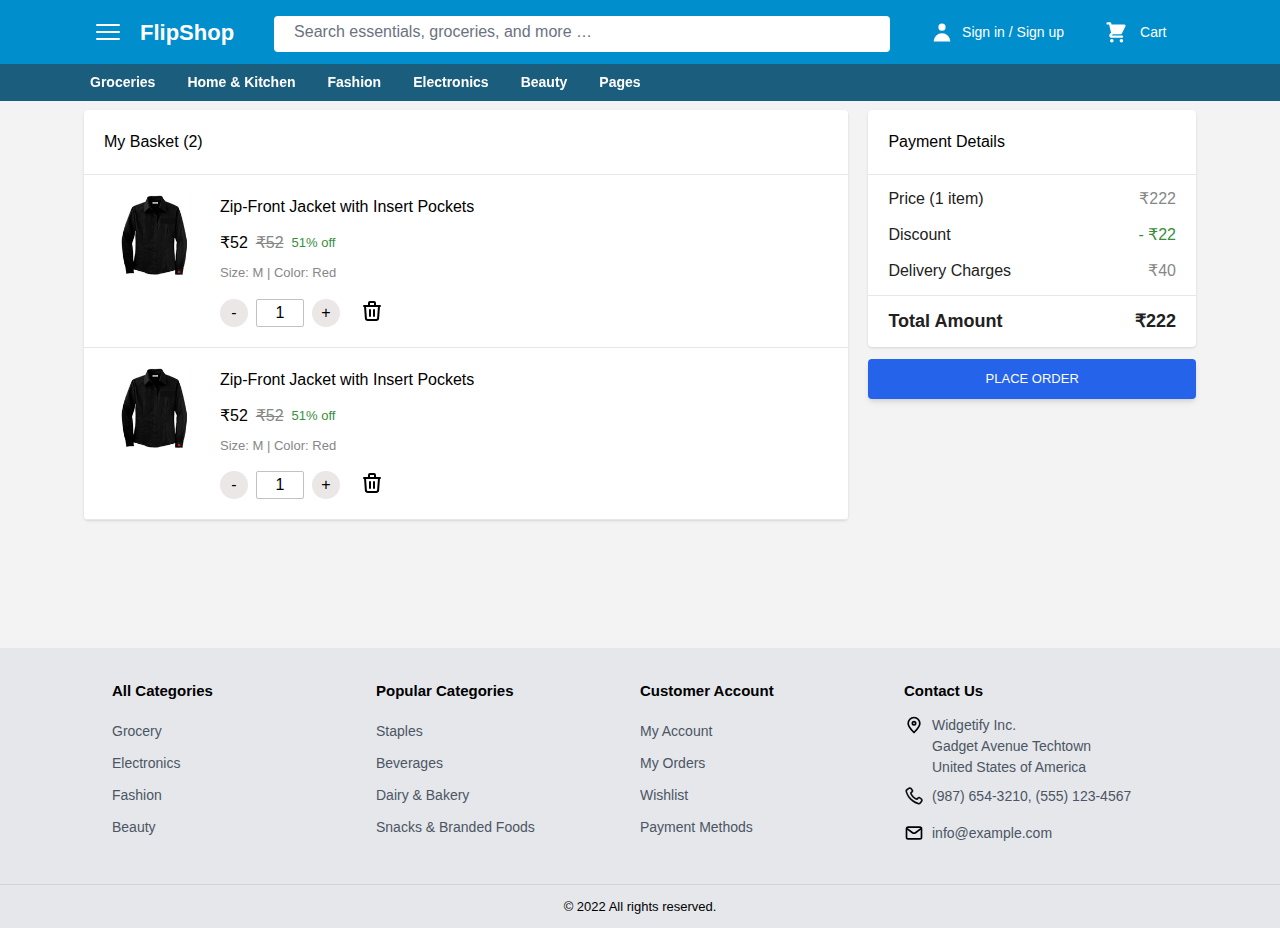
<file: cart.html>
<!doctype html>
<html>
<head>
  <meta charset="UTF-8">
  <meta name="viewport" content="width=device-width, initial-scale=1.0">
  <link href="./assets/css/output.css" rel="stylesheet">
  <link href="./assets/css/custom.css" rel="stylesheet" />
  <link href="./assets/css/owl.carousel.min.css" rel="stylesheet">
  <link href="./assets/css/owl.theme.default.min.css" rel="stylesheet">
  <title>Cart Page</title>
</head>
<body class="bg-[#F3F3F3]">
               <!-- Hearder Section -->
     <header class="w-full bg-[#008ECC] flex justify-center h-23 sm:h-23 md:h-23 lg:h-16 fixed top-0 z-50">
          <div class="w-screen  max-w-[1120px]">
               <div class="flex mt-2 sm:mt-2 md:mt-2 lg:mt-4">
                    <div class="menu-bar float-left cursor-pointer text-white ml-3 m-0 mr-4 h-8 w-8 openNav">
                         <svg xmlns="http://www.w3.org/2000/svg" fill="none" viewBox="0 0 24 24" stroke-width="1.5"
                              stroke="currentColor" class="h-8 w-8">
                              <path stroke-linecap="round" stroke-linejoin="round"  d="M3.75 6.75h16.5M3.75 12h16.5m-16.5 5.25h16.5" />
                         </svg>
                    </div>
                    <!-- Side Menu Section -->
                    <div class="menu-section bg-[rgba(0,0,0,.2)] z-[99] w-full h-full fixed left-0 top-0 duration-75 hidden">
                         <div class="menu-sidebar bg-[#ececed] float-left w-[80%] sm:w-[80%] md:w-[80%] lg:w-[320px]  h-full  overflow-y-auto relative z-50">
                                   <div class="menu-header bg-[#008ECC] h-16 sm:h-16 md:h-16 lg:h-16">
                                        <div class="flex justify-between px-3">
                                             <div class="flex justify-center items-center mt-4">
                                                  <div class="close text-white text-2xl cursor-pointer closeNav">
                                                       <svg xmlns="http://www.w3.org/2000/svg" fill="none"
                                                            viewBox="0 0 24 24" stroke-width="1.5" stroke="currentColor"
                                                            class="w-6 h-6">
                                                            <path stroke-linecap="round" stroke-linejoin="round"  d="M15.75 19.5L8.25 12l7.5-7.5" />
                                                       </svg>
                                                  </div>
                                                  <div class="ml-1 text-white font-semibold">Hello</div>
                                             </div>
                                             <div class="profile text-[14px] flex justify-center items-center mt-4">
                                                  <a href="login.html"
                                                       class="text-white font-bold flex  border px-4 py-1 rounded-[40px] hover:border-[#000]">
                                                       Sign In
                                                  </a>
                                             </div>
                                        </div>
                                   </div>
                                   <div class="menu-body">
                                        <div class="menu-category bg-white pt-6 pb-8 px-4 mb-1">
                                             <ul>
                                                  <li>
                                                       <a href="#" class="text-gray-500 block border-b py-2 flex">
                                                            <svg xmlns="http://www.w3.org/2000/svg" fill="none"
                                                                 viewBox="0 0 24 24" stroke-width="1.5" stroke="currentColor"
                                                                 class="w-6 h-6 text-[#008ECC]">
                                                                 <path stroke-linecap="round" stroke-linejoin="round"
                                                                      d="M2.25 12l8.954-8.955c.44-.439 1.152-.439 1.591 0L21.75 12M4.5 9.75v10.125c0 .621.504 1.125 1.125 1.125H9.75v-4.875c0-.621.504-1.125 1.125-1.125h2.25c.621 0 1.125.504 1.125 1.125V21h4.125c.621 0 1.125-.504 1.125-1.125V9.75M8.25 21h8.25" />
                                                            </svg>
                                                            <span class="ml-2">Home</span>
                                                       </a>
                                                  </li>
                                                  <li>
                                                       <a href="#" class="text-gray-500 block border-b py-3 flex">
                                                            <svg xmlns="http://www.w3.org/2000/svg" fill="none"
                                                                 viewBox="0 0 24 24" stroke-width="1.5" stroke="currentColor"
                                                                 class="w-6 h-6 text-[#008ECC]">
                                                                 <path stroke-linecap="round" stroke-linejoin="round"
                                                                      d="M10.5 6h9.75M10.5 6a1.5 1.5 0 11-3 0m3 0a1.5 1.5 0 10-3 0M3.75 6H7.5m3 12h9.75m-9.75 0a1.5 1.5 0 01-3 0m3 0a1.5 1.5 0 00-3 0m-3.75 0H7.5m9-6h3.75m-3.75 0a1.5 1.5 0 01-3 0m3 0a1.5 1.5 0 00-3 0m-9.75 0h9.75" />
                                                            </svg>
                                                            <span class="ml-2">Category</span>
                                                       </a>
                                                  </li>
                                             </ul>
                                             <div class=" font-semibold text-black text-sm mt-4 mb-3">My Account</div>
                                             <ul>
                                                  <li>
                                                       <a href="#" class="text-gray-500 block border-b py-2 flex">
                                                            <svg xmlns="http://www.w3.org/2000/svg" fill="none"
                                                                 viewBox="0 0 24 24" stroke-width="1.5" stroke="currentColor"
                                                                 class="w-6 h-6 text-[#008ECC]">
                                                                 <path stroke-linecap="round" stroke-linejoin="round"
                                                                      d="M2.25 12l8.954-8.955c.44-.439 1.152-.439 1.591 0L21.75 12M4.5 9.75v10.125c0 .621.504 1.125 1.125 1.125H9.75v-4.875c0-.621.504-1.125 1.125-1.125h2.25c.621 0 1.125.504 1.125 1.125V21h4.125c.621 0 1.125-.504 1.125-1.125V9.75M8.25 21h8.25" />
                                                            </svg>
                                                            <span class="ml-2">My Orders</span>
                                                       </a>
                                                  </li>
                                                  <li>
                                                       <a href="#" class="text-gray-500 block border-b py-3 flex">
                                                            <svg xmlns="http://www.w3.org/2000/svg" fill="none" viewBox="0 0 24 24" stroke-width="1.5" stroke="currentColor" class="w-6 h-6 text-[#008ECC]">
                                                                 <path stroke-linecap="round" stroke-linejoin="round" d="M8.25 6.75h12M8.25 12h12m-12 5.25h12M3.75 6.75h.007v.008H3.75V6.75zm.375 0a.375.375 0 11-.75 0 .375.375 0 01.75 0zM3.75 12h.007v.008H3.75V12zm.375 0a.375.375 0 11-.75 0 .375.375 0 01.75 0zm-.375 5.25h.007v.008H3.75v-.008zm.375 0a.375.375 0 11-.75 0 .375.375 0 01.75 0z" />
                                                            </svg>
                                                            <span class="ml-2">My List</span>
                                                       </a>
                                                  </li>
                                                  <li>
                                                       <a href="#" class="text-gray-500 block border-b py-3 flex">
                                                            <svg xmlns="http://www.w3.org/2000/svg" fill="none" viewBox="0 0 24 24" stroke-width="1.5" stroke="currentColor" class="w-6 h-6 text-[#008ECC]">
                                                                 <path stroke-linecap="round" stroke-linejoin="round" d="M21 8.25c0-2.485-2.099-4.5-4.688-4.5-1.935 0-3.597 1.126-4.312 2.733-.715-1.607-2.377-2.733-4.313-2.733C5.1 3.75 3 5.765 3 8.25c0 7.22 9 12 9 12s9-4.78 9-12z" />
                                                               </svg>
                                                            <span class="ml-2">My Wishlist</span>
                                                       </a>
                                                  </li>
                                                  <li>
                                                       <a href="#" class="text-gray-500 block border-b py-3 flex">
                                                            <svg xmlns="http://www.w3.org/2000/svg" fill="none" viewBox="0 0 24 24" stroke-width="1.5" stroke="currentColor" class="w-6 h-6 text-[#008ECC]">
                                                                 <path stroke-linecap="round" stroke-linejoin="round" d="M21 12a2.25 2.25 0 00-2.25-2.25H15a3 3 0 11-6 0H5.25A2.25 2.25 0 003 12m18 0v6a2.25 2.25 0 01-2.25 2.25H5.25A2.25 2.25 0 013 18v-6m18 0V9M3 12V9m18 0a2.25 2.25 0 00-2.25-2.25H5.25A2.25 2.25 0 003 9m18 0V6a2.25 2.25 0 00-2.25-2.25H5.25A2.25 2.25 0 003 6v3" />
                                                               </svg>
                                                            <span class="ml-2">Wallet</span>
                                                       </a>
                                                  </li>
                                             </ul>
                                             <div class=" font-semibold text-black text-sm mt-4 mb-3">Help & Support</div>
                                             <ul>
                                                  <li>
                                                       <a href="#" class="text-gray-500 block border-b py-2 flex">
                                                            <svg xmlns="http://www.w3.org/2000/svg" fill="none" viewBox="0 0 24 24" stroke-width="1.5" stroke="currentColor" class="w-6 h-6 text-[#008ECC]">
                                                                 <path stroke-linecap="round" stroke-linejoin="round" d="M9.879 7.519c1.171-1.025 3.071-1.025 4.242 0 1.172 1.025 1.172 2.687 0 3.712-.203.179-.43.326-.67.442-.745.361-1.45.999-1.45 1.827v.75M21 12a9 9 0 11-18 0 9 9 0 0118 0zm-9 5.25h.008v.008H12v-.008z" />
                                                               </svg>
                                                            <span class="ml-2">FAQs/Need Help</span>
                                                       </a>
                                                  </li>
                                                  <li>
                                                       <a href="#" class="text-gray-500 block border-b py-3 flex">
                                                            <svg xmlns="http://www.w3.org/2000/svg" fill="none" viewBox="0 0 24 24" stroke-width="1.5" stroke="currentColor" class="w-6 h-6 text-[#008ECC]">
                                                                 <path stroke-linecap="round" stroke-linejoin="round" d="M18 18.72a9.094 9.094 0 003.741-.479 3 3 0 00-4.682-2.72m.94 3.198l.001.031c0 .225-.012.447-.037.666A11.944 11.944 0 0112 21c-2.17 0-4.207-.576-5.963-1.584A6.062 6.062 0 016 18.719m12 0a5.971 5.971 0 00-.941-3.197m0 0A5.995 5.995 0 0012 12.75a5.995 5.995 0 00-5.058 2.772m0 0a3 3 0 00-4.681 2.72 8.986 8.986 0 003.74.477m.94-3.197a5.971 5.971 0 00-.94 3.197M15 6.75a3 3 0 11-6 0 3 3 0 016 0zm6 3a2.25 2.25 0 11-4.5 0 2.25 2.25 0 014.5 0zm-13.5 0a2.25 2.25 0 11-4.5 0 2.25 2.25 0 014.5 0z" />
                                                               </svg>
                                                            <span class="ml-2">About Us</span>
                                                       </a>
                                                  </li>
                                                  <li>
                                                       <a href="#" class="text-gray-500 block border-b py-3 flex">
                                                            <svg xmlns="http://www.w3.org/2000/svg" fill="none" viewBox="0 0 24 24" stroke-width="1.5" stroke="currentColor" class="w-6 h-6 text-[#008ECC]">
                                                                 <path stroke-linecap="round" stroke-linejoin="round" d="M14.25 9.75v-4.5m0 4.5h4.5m-4.5 0l6-6m-3 18c-8.284 0-15-6.716-15-15V4.5A2.25 2.25 0 014.5 2.25h1.372c.516 0 .966.351 1.091.852l1.106 4.423c.11.44-.054.902-.417 1.173l-1.293.97a1.062 1.062 0 00-.38 1.21 12.035 12.035 0 007.143 7.143c.441.162.928-.004 1.21-.38l.97-1.293a1.125 1.125 0 011.173-.417l4.423 1.106c.5.125.852.575.852 1.091V19.5a2.25 2.25 0 01-2.25 2.25h-2.25z" />
                                                               </svg>
                                                            <span class="ml-2">Contact Us</span>
                                                       </a>
                                                  </li>
                                                  <li>
                                                       <a href="#" class="text-gray-500 block border-b py-3 flex">
                                                            <svg xmlns="http://www.w3.org/2000/svg" fill="none" viewBox="0 0 24 24" stroke-width="1.5" stroke="currentColor" class="w-6 h-6 text-[#008ECC]">
                                                                 <path stroke-linecap="round" stroke-linejoin="round" d="M12 6.042A8.967 8.967 0 006 3.75c-1.052 0-2.062.18-3 .512v14.25A8.987 8.987 0 016 18c2.305 0 4.408.867 6 2.292m0-14.25a8.966 8.966 0 016-2.292c1.052 0 2.062.18 3 .512v14.25A8.987 8.987 0 0018 18a8.967 8.967 0 00-6 2.292m0-14.25v14.25" />
                                                               </svg>
                                                            <span class="ml-2">Guide</span>
                                                       </a>
                                                  </li>
                                                  <li>
                                                       <a href="#" class="text-gray-500 block border-b py-3 flex">
                                                            <svg xmlns="http://www.w3.org/2000/svg" fill="none" viewBox="0 0 24 24" stroke-width="1.5" stroke="currentColor" class="w-6 h-6 text-[#008ECC]">
                                                                 <path stroke-linecap="round" stroke-linejoin="round" d="M11.25 11.25l.041-.02a.75.75 0 011.063.852l-.708 2.836a.75.75 0 001.063.853l.041-.021M21 12a9 9 0 11-18 0 9 9 0 0118 0zm-9-3.75h.008v.008H12V8.25z" />
                                                               </svg>
                                                            <span class="ml-2">Caution Notice</span>
                                                       </a>
                                                  </li>
                                             </ul>
                                        </div>
     
                                       
                                   </div>
                         </div>
                    </div>
                    <!-- Logo  -->
                    <div class="logo flex justify-center mr-10">
                         <a href="index.html" class="max-w-full text-white font-bold text-[22px]">
                               FlipShop
                         </a>
                    </div>
                    <!-- Search -->
                    <div
                         class="search-container w-[55%] h-9 mr-10 rounded bg-white hidden md:hidden sm:hidden lg:block">
                         <div class="search-box h-10 flex">
                              <form action="" class="p-1 pl-5 w-[95%]">
                                   <input type="text"
                                        class="w-full p-0 border-none border-transparent focus:border-transparent focus:ring-0"
                                        placeholder="Search essentials, groceries, and more …">
                              </form>
                              <div class="search-list w-6 h-6 mt-1.5"></div>
                         </div>
                    </div>
                    <!-- Login -->
                    <div class="login mt-1 mr-2 sm:mr-3 md:mr-3 lg:mr-8">
                         <a href="login.html" class="text-sm text-white flex">
                              <span><svg xmlns="http://www.w3.org/2000/svg" class="h-6 w-6" viewBox="0 0 20 20"
                                        fill="currentColor">
                                        <path fill-rule="evenodd"
                                             d="M10 9a3 3 0 100-6 3 3 0 000 6zm-7 9a7 7 0 1114 0H3z"
                                             clip-rule="evenodd" />
                                   </svg></span>
                              <span class="hidden md:hidden sm:hidden lg:block  ml-2 mt-[2px]">Sign in / Sign up</span>
                         </a>
                    </div>
                    <!-- Cart -->
                    <div class="cart mt-[5px]">
                         <a href="cart.html" class="text-sm pl-2 text-white flex">
                              <span class="mr-3 sm:mr-3 md:mr-5 lg:mr-3">
                                   <svg xmlns="http://www.w3.org/2000/svg" class="h-6 w-6" viewBox="0 0 20 20"
                                        fill="currentColor">
                                        <path
                                             d="M3 1a1 1 0 000 2h1.22l.305 1.222a.997.997 0 00.01.042l1.358 5.43-.893.892C3.74 11.846 4.632 14 6.414 14H15a1 1 0 000-2H6.414l1-1H14a1 1 0 00.894-.553l3-6A1 1 0 0017 3H6.28l-.31-1.243A1 1 0 005 1H3zM16 16.5a1.5 1.5 0 11-3 0 1.5 1.5 0 013 0zM6.5 18a1.5 1.5 0 100-3 1.5 1.5 0 000 3z" />
                                   </svg>
                              </span>
                              <span class="hidden md:hidden sm:hidden lg:block  mt-[1px]">Cart</span>
                         </a>
                    </div>
               </div>
               <!-- Mobile Search Section -->
               <div
                    class="mobile-search-container w-[95%] m-auto h-8 mt-1 rounded bg-white block md:block sm:block lg:hidden">
                    <div class="search-box h-10 flex">
                         <form action="" class="p-1 pl-5 w-full">
                              <input type="text"
                                   class="w-full border-transparent focus:border-transparent focus:ring-0 border-none p-0"
                                   placeholder="Search essentials, groceries, and more …">
                         </form>
                         <div class="search-list mr-2 w-6 h-6 mt-1.5"></div>
                    </div>
               </div>
          </div>
     </header>
     <!-- Menu Section -->
     <div class="w-full bg-[#0c5273ef] fixed top-[64px] z-10 hidden sm:hidden md:hidden lg:block">
          <nav class="max-w-[1100px] m-auto">
               <ul class="flex">
                   <li class="relative parent-menu">
                    <a href="fliter.html" class="text-white font-semibold text-[14px] pr-4 py-2 block">Groceries</a>
                    <div class="child-menu">
                         <div class="absolute top-[37px]">
                              <ul class="max-w-[250px] min-w-[250px] bg-[#fff] p-[8px] shadow rounded-b-[6px]">
                                   <li><a href="fliter.html" class="py-2 px-1 block rounded hover:bg-gray-100 hover:text-black">Fruits</a></li>
                                   <li><a href="fliter.html" class="py-2 px-1 block rounded hover:bg-gray-100 hover:text-black">Dairy</a></li>
                                   <li><a href="fliter.html" class="py-2 px-1 block rounded hover:bg-gray-100 hover:text-black">Bakery</a></li>
                                   <li><a href="fliter.html" class="py-2 px-1 block rounded hover:bg-gray-100 hover:text-black">Personal Care</a></li>
                              </ul>
                         </div>
                    </div>
                  </li>
                  <li class="relative parent-menu">
                    <a href="fliter.html" class="text-white font-semibold text-[14px] px-4 py-2 block">Home & Kitchen</a>
                    <div class="child-menu">
                         <div class="absolute top-[37px]">
                              <ul class="max-w-[250px] min-w-[250px] bg-[#fff] p-[8px] shadow rounded-b-[6px]">
                                   <li><a href="fliter.html" class="py-2 px-1 block rounded hover:bg-gray-100 hover:text-black">Kitchenware</a></li>
                                   <li><a href="fliter.html" class="py-2 px-1 block rounded hover:bg-gray-100 hover:text-black">Furniture</a></li>
                                   <li><a href="fliter.html" class="py-2 px-1 block rounded hover:bg-gray-100 hover:text-black">Tableware</a></li>
                                   <li><a href="fliter.html" class="py-2 px-1 block rounded hover:bg-gray-100 hover:text-black">Home Decor</a></li>
                              </ul>
                         </div>
                    </div>
                   </li>
                   <li class="relative parent-menu">
                    <a href="fliter.html" class="text-white font-semibold text-[14px] px-4 py-2 block">Fashion</a>
                    <div class="child-menu">
                         <div class="absolute top-[37px]">
                              <ul class="max-w-[250px] min-w-[250px] bg-[#fff] p-[8px] shadow rounded-b-[6px]">
                                   <li><a href="fliter.html" class="py-2 px-1 block rounded hover:bg-gray-100 hover:text-black">Men</a></li>
                                   <li><a href="fliter.html" class="py-2 px-1 block rounded hover:bg-gray-100 hover:text-black">Women</a></li>
                                   <li><a href="fliter.html" class="py-2 px-1 block rounded hover:bg-gray-100 hover:text-black">Boy</a></li>
                                   <li><a href="fliter.html" class="py-2 px-1 block rounded hover:bg-gray-100 hover:text-black">Girl</a></li>
                              </ul>
                         </div>
                    </div>
                    </li>
                    <li class="relative parent-menu">
                    <a href="fliter.html" class="text-white font-semibold text-[14px] px-4 py-2 block">Electronics</a>
                    <div class="child-menu">
                         <div class="absolute top-[37px]">
                              <ul class="max-w-[250px] min-w-[250px] bg-[#fff] p-[8px] shadow rounded-b-[6px]">
                                   <li><a href="fliter.html" class="py-2 px-1 block rounded hover:bg-gray-100 hover:text-black">Mobiles</a></li>
                                   <li><a href="fliter.html" class="py-2 px-1 block rounded hover:bg-gray-100 hover:text-black">Tablets</a></li>
                                   <li><a href="fliter.html" class="py-2 px-1 block rounded hover:bg-gray-100 hover:text-black">Laptop</a></li>
                                   <li><a href="fliter.html" class="py-2 px-1 block rounded hover:bg-gray-100 hover:text-black">Desktop</a></li>
                              </ul>
                         </div>
                    </div>
                    </li>
                    <li class="relative parent-menu">
                    <a href="fliter.html" class="text-white font-semibold text-[14px] px-4 py-2 block">Beauty</a>
                    <div class="child-menu">
                         <div class="absolute top-[37px]">
                              <ul class="max-w-[250px] min-w-[250px] bg-[#fff] p-[8px] shadow rounded-b-[6px]">
                                   <li><a href="fliter.html" class="py-2 px-1 block rounded hover:bg-gray-100 hover:text-black">Make-Up</a></li>
                                   <li><a href="fliter.html" class="py-2 px-1 block rounded hover:bg-gray-100 hover:text-black">Hair</a></li>
                                   <li><a href="fliter.html" class="py-2 px-1 block rounded hover:bg-gray-100 hover:text-black">Skin Care</a></li>
                                   <li><a href="fliter.html" class="py-2 px-1 block rounded hover:bg-gray-100 hover:text-black">Fragrances</a></li>
                              </ul>
                         </div>
                    </div>
                    </li>
                    <li class="relative parent-menu">
                         <a href="#" class="text-white font-semibold text-[14px] px-4 py-2 block">Pages</a>
                         <div class="child-menu">
                              <div class="absolute top-[37px]">
                                   <ul class="max-w-[250px] min-w-[250px] bg-[#fff] p-[8px] shadow rounded-b-[6px]">
                                        <li><a href="login.html" class="py-2 px-1 block rounded hover:bg-gray-100 hover:text-black">Login/Signup Page</a></li>
                                        <li><a href="verify.html" class="py-2 px-1 block rounded hover:bg-gray-100 hover:text-black">OTP Verify Page</a></li>
                                        <li><a href="fliter.html" class="py-2 px-1 block rounded hover:bg-gray-100 hover:text-black">Shop Page</a></li>
                                        <li><a href="product.html" class="py-2 px-1 block rounded hover:bg-gray-100 hover:text-black">Shop Single Page</a></li>
                                        <li><a href="cart.html" class="py-2 px-1 block rounded hover:bg-gray-100 hover:text-black">Cart Page</a></li>
                                        <li><a href="checkout.html" class="py-2 px-1 block rounded hover:bg-gray-100 hover:text-black">Checkout Page</a></li>
                                   </ul>
                              </div>
                         </div>
                    </li>
               </ul>
         </nav> 
     </div>
            <!-- Cart Section -->
            <div class="cart-section max-w-[1128px] m-auto  mt-[90px] sm:mt-[90px] md:mt-[85px] lg:mt-[110px]">
                     <div class="flex flex-col sm:flex-col md:flex-row lg:flex-row px-2">
                        <div class="w-[100%] bg-white shadow rounded sm:w-[100%] md:w-[65%] lg:w-[70%] mb-4">
                                 <div class="border-b p-5">
                                     <p class=" font-medium">My Basket <span>(2)</span></p>
                                 </div>
                                 <div class="cart-item border-b p-5 flex">
                                        <div>
                                             <img src="./assets/image/3.png" alt="t-shirt" class=" max-w-[104px] w-auto">
                                        </div>
                                        <div class="pl-3">
                                               <div>
                                                   <p class="font-medium text-black text-[16px]">Zip-Front Jacket with Insert Pockets</p>
                                               </div>
                                             <div class="flex mt-3">
                                                <p class="text-black font-medium p-0 text[16px] pr-2">
                                                     &#8377;52
                                                </p>
                                                <p class="text-[#878787] p-0 text[14px] line-through pr-2">
                                                     &#8377;52
                                                </p>
                                                <span class="text-[#388e3c] text-[13px] font-medium pt-[2px]">51%
                                                     off</span>
                                             </div>
                                             <div class="text-[13px] font-medium mt-2 text-[#878787]">
                                                 <span>Size: M</span>
                                                 <span>|</span>
                                                 <span>Color: Red</span>
                                             </div>
                                             <div class="flex mt-4">
                                                  <!-- <div> -->
                                                  <button class="w-[28px] h-[28px] rounded-full bg-[#ebe7e7] text-[16px] inline-block count-decreament">-</button>
                                                 <!-- </div> -->
                                                  <!-- <div> -->
                                                  <input type="text" value="1" class="w-[48px] h-[28px] border border-[#c2c2c2] inline-block rounded-[2px] text-center mx-2 focus:border-[#c2c2c2] focus:ring-0">
                                                 <!-- </div> -->
                                                  <!-- <div> -->
                                                  <button class="w-[28px] h-[28px] rounded-full bg-[#ebe7e7] text-[16px] inline-block count-increament">+</button>
                                                 <!-- </div> -->
                                                  <div class="remove-cart-item ml-5 cursor-pointer" title="Remove Item">
                                                     <svg xmlns="http://www.w3.org/2000/svg" class="h-6 w-6" fill="none" viewBox="0 0 24 24" stroke="currentColor">
                                                         <path stroke-linecap="round" stroke-linejoin="round" stroke-width="2" d="M19 7l-.867 12.142A2 2 0 0116.138 21H7.862a2 2 0 01-1.995-1.858L5 7m5 4v6m4-6v6m1-10V4a1 1 0 00-1-1h-4a1 1 0 00-1 1v3M4 7h16" />
                                                       </svg>
                                                  </div>
                                              </div>
                                        </div>
                                 </div>
                                 <div class="cart-item border-b p-5 flex">
                                    <div>
                                        <img src="./assets/image/3.png" alt="t-shirt" class=" max-w-[104px] w-auto">
                                    </div>
                                    <div class="pl-3">
                                           <div>
                                               <p class="font-medium text-black text-[16px]">Zip-Front Jacket with Insert Pockets</p>
                                           </div>
                                         <div class="flex mt-3">
                                            <p class="text-black font-medium p-0 text[16px] pr-2">
                                                 &#8377;52
                                            </p>
                                            <p class="text-[#878787] p-0 text[14px] line-through pr-2">
                                                 &#8377;52
                                            </p>
                                            <span class="text-[#388e3c] text-[13px] font-medium pt-[2px]">51%
                                                 off</span>
                                         </div>
                                         <div class="text-[13px] font-medium mt-2 text-[#878787]">
                                             <span>Size: M</span>
                                             <span>|</span>
                                             <span>Color: Red</span>
                                         </div>
                                         <div class="flex mt-4">
                                             <button class="w-[28px] h-[28px] rounded-full bg-[#ebe7e7] text-[16px] inline-block count-decreament">-</button>
                                             <input type="text" value="1" class="w-[48px] h-[28px] border border-[#c2c2c2] inline-block rounded-[2px] text-center mx-2 focus:border-[#c2c2c2] focus:ring-0">
                                             <button class="w-[28px] h-[28px] rounded-full bg-[#ebe7e7] text-[16px] inline-block count-increament">+</button>
                                             <div class="remove-cart-item ml-5 cursor-pointer" title="Remove Item">
                                                <svg xmlns="http://www.w3.org/2000/svg" class="h-6 w-6" fill="none" viewBox="0 0 24 24" stroke="currentColor">
                                                    <path stroke-linecap="round" stroke-linejoin="round" stroke-width="2" d="M19 7l-.867 12.142A2 2 0 0116.138 21H7.862a2 2 0 01-1.995-1.858L5 7m5 4v6m4-6v6m1-10V4a1 1 0 00-1-1h-4a1 1 0 00-1 1v3M4 7h16" />
                                                  </svg>
                                             </div>
                                         </div>
                                    </div>
                             </div>

                        </div>
                        <div class="w-[100%]  sm:w-[100%] md:w-[35%] lg:w-[30%] ml-0 sm:ml-0 md:ml-3 lg:ml-5">
                            <div class="bg-white shadow rounded">
                                <div class="border-b p-5">
                                    <p class=" font-medium">Payment Details</p>
                                </div>
                                 <div class="flex justify-between px-5 pt-3">
                                     <span class="text-[#212121] text-[16px]">Price (1 item)</span>
                                     <span class="text-[#878787] text-[16px]">&#8377;222</span>
                                 </div>
                                 <div class="flex justify-between px-5 pt-3">
                                    <span class="text-[#212121] text-[16px]">Discount</span>
                                    <span class=" text-[#388e3c] text-[16px]">- &#8377;22</span>
                                </div>
                                <div class="flex justify-between px-5 py-3">
                                    <span class="text-[#212121] text-[16px]">Delivery Charges</span>
                                    <span class="text-[#878787] text-[16px]">&#8377;40</span>
                                </div>
                                <div class="flex justify-between px-5 py-3 border-t">
                                    <span class=" font-semibold text-[#212121] text-[18px]">Total Amount</span>
                                    <span class=" font-semibold text-[#212121] text-[18px]">&#8377;222</span>
                                </div>
                            </div> 
                            <div class="place-order mt-3">
                              <div class="flex space-x-2 justify-center">
                                   <a href="checkout.html" class="w-full">
                                   <button
                                     type="button"
                                     data-mdb-ripple="true"
                                     data-mdb-ripple-color="light"
                                     class="w-full inline-block px-6 py-3 bg-blue-600 text-white font-medium text-[13px] leading-tight uppercase rounded shadow-md hover:bg-blue-700 hover:shadow-lg focus:bg-blue-700 focus:shadow-lg focus:outline-none focus:ring-0 active:bg-blue-800 active:shadow-lg transition duration-150 ease-in-out"
                                   >Place Order</button>
                                   </a>
                                 </div>
                            </div>
                        </div> 
                     </div>
            </div>

     <!-- Footer -->
     <footer class="bg-gray-200 mt-28">
          <div class="footer max-w-[1120px] m-auto p-8">
               <div class="grid grid-cols-2 sm:grid-cols-2 md:grid-cols-2 lg:grid-cols-4">
                    <div>
                         <p class="text-black font-bold text-[15px]">All Categories</p>
                         <ul class="mt-3 text-xs text-gray-600">
                              <li><a href="#" class="py-2 text-[14px] block hover:bg-gray-300 hover:pl-1">Grocery</a></li>
                              <li><a href="#" class="py-2 text-[14px] block hover:bg-gray-300 hover:pl-1">Electronics</a></li>
                              <li><a href="#" class="py-2 text-[14px] block hover:bg-gray-300 hover:pl-1">Fashion</a></li>
                              <li><a href="#" class="py-2 text-[14px] block hover:bg-gray-300 hover:pl-1">Beauty</a></li>
                         </ul>
                    </div>
                    <div>
                         <p class="text-black font-bold text-[15px]">Popular Categories</p>
                         <ul class="mt-3 text-xs text-gray-600">
                              <li><a href="#" class="py-2 text-[14px] block hover:bg-gray-300 hover:pl-1">Staples</a></li>
                              <li><a href="#" class="py-2 text-[14px] block hover:bg-gray-300 hover:pl-1">Beverages</a></li>
                              <li><a href="#" class="py-2 text-[14px] block hover:bg-gray-300 hover:pl-1">Dairy & Bakery</a></li>
                              <li><a href="#" class="py-2 text-[14px] block hover:bg-gray-300 hover:pl-1">Snacks & Branded Foods</a></li>
                         </ul>
                    </div>
                    <div>
                         <p class="text-black font-bold text-[15px] mt-3 sm:mt-3 md:mt-3 lg:mt-0">Customer Account</p>
                         <ul class="mt-3 text-xs text-gray-600">
                              <li><a href="#" class="py-2 text-[14px] block hover:bg-gray-300 hover:pl-1">My Account</a></li>
                              <li><a href="#" class="py-2 text-[14px] block hover:bg-gray-300 hover:pl-1">My Orders</a></li>
                              <li><a href="#" class="py-2 text-[14px] block hover:bg-gray-300 hover:pl-1">Wishlist</a></li>
                              <li><a href="#" class="py-2 text-[14px] block hover:bg-gray-300 hover:pl-1">Payment Methods</a></li>
                         </ul>
                    </div>
                    <div>
                         <p class="text-black font-bold text-[15px] mt-3 sm:mt-3 md:mt-3 lg:mt-0">Contact Us</p>
                         <div class="footer_contact mt-3">
                              <div class="flex text-[14px] text-gray-600">
                                   <span class="icn">
                                        <?xml version="1.0" encoding="utf-8"?>
                                        <svg width="20px" height="20px" viewBox="0 0 24 24" fill="none" xmlns="http://www.w3.org/2000/svg">
                                        <path d="M12 21C15.5 17.4 19 14.1764 19 10.2C19 6.22355 15.866 3 12 3C8.13401 3 5 6.22355 5 10.2C5 14.1764 8.5 17.4 12 21Z" stroke="#000000" stroke-width="2" stroke-linecap="round" stroke-linejoin="round"/>
                                        <path d="M12 12C13.1046 12 14 11.1046 14 10C14 8.89543 13.1046 8 12 8C10.8954 8 10 8.89543 10 10C10 11.1046 10.8954 12 12 12Z" stroke="#000000" stroke-width="2" stroke-linecap="round" stroke-linejoin="round"/>
                                        </svg>
                                   </span>
                                  <div class="ml-2">
                                   <p>Widgetify Inc. <br>Gadget Avenue Techtown <br>United States of America</p>
                                  </div>
                              </div>
                              <div class="flex text-[14px] text-gray-600 py-2">
                                   <span class="icn">
                                        <?xml version="1.0" encoding="utf-8"?>
                                        <svg width="20px" height="20px" viewBox="0 0 24 24" fill="none" xmlns="http://www.w3.org/2000/svg">
                                        <path fill-rule="evenodd" clip-rule="evenodd" d="M17.3545 22.2323C15.3344 21.7262 11.1989 20.2993 7.44976 16.5502C3.70065 12.8011 2.2738 8.66559 1.76767 6.6455C1.47681 5.48459 2.00058 4.36434 2.88869 3.72997L5.21694 2.06693C6.57922 1.09388 8.47432 1.42407 9.42724 2.80051L10.893 4.91776C11.5152 5.8165 11.3006 7.0483 10.4111 7.68365L9.24234 8.51849C9.41923 9.1951 9.96939 10.5846 11.6924 12.3076C13.4154 14.0306 14.8049 14.5807 15.4815 14.7576L16.3163 13.5888C16.9517 12.6994 18.1835 12.4847 19.0822 13.1069L21.1995 14.5727C22.5759 15.5257 22.9061 17.4207 21.933 18.783L20.27 21.1113C19.6356 21.9994 18.5154 22.5232 17.3545 22.2323ZM8.86397 15.136C12.2734 18.5454 16.0358 19.8401 17.8405 20.2923C18.1043 20.3583 18.4232 20.2558 18.6425 19.9488L20.3056 17.6205C20.6299 17.1665 20.5199 16.5348 20.061 16.2171L17.9438 14.7513L17.0479 16.0056C16.6818 16.5182 16.0047 16.9202 15.2163 16.7501C14.2323 16.5378 12.4133 15.8569 10.2782 13.7218C8.1431 11.5867 7.46219 9.7677 7.24987 8.7837C7.07977 7.9953 7.48181 7.31821 7.99439 6.95208L9.24864 6.05618L7.78285 3.93893C7.46521 3.48011 6.83351 3.37005 6.37942 3.6944L4.05117 5.35744C3.74413 5.57675 3.64162 5.89565 3.70771 6.15943C4.15989 7.96418 5.45459 11.7266 8.86397 15.136Z" fill="#0F0F0F"/>
                                        </svg>
                                   </span>
                                  <div class="ml-2">
                                   <p>(987) 654-3210, (555) 123-4567</p>
                                  </div>
                              </div>
                              <div class="flex text-[14px] text-gray-600 py-2">
                                   <span class="icn">
                                   <?xml version="1.0" encoding="utf-8"?>
                                   <svg width="20px" height="20px" viewBox="0 0 24 24" fill="none" xmlns="http://www.w3.org/2000/svg">
                                   <path d="M4 7.00005L10.2 11.65C11.2667 12.45 12.7333 12.45 13.8 11.65L20 7" stroke="#000000" stroke-width="2" stroke-linecap="round" stroke-linejoin="round"/>
                                   <rect x="3" y="5" width="18" height="14" rx="2" stroke="#000000" stroke-width="2" stroke-linecap="round"/>
                                   </svg>
                                   </span>
                                  <div class="ml-2">
                                   <p>info@example.com</p>
                                  </div>
                              </div>
                          </div>
                    </div>
               </div>
          </div>
          <div class="copy-right text-center pb-3 pt-3 border-t border-gray-300">
               <p class="text-[13px]">© 2022 All rights reserved.</p>
          </div>
     </footer>
     <script src="./assets/js/jquery-3.6.0.min.js"></script>
     <script src="./assets/js/main.js"></script>
</body>
</html>
</file>
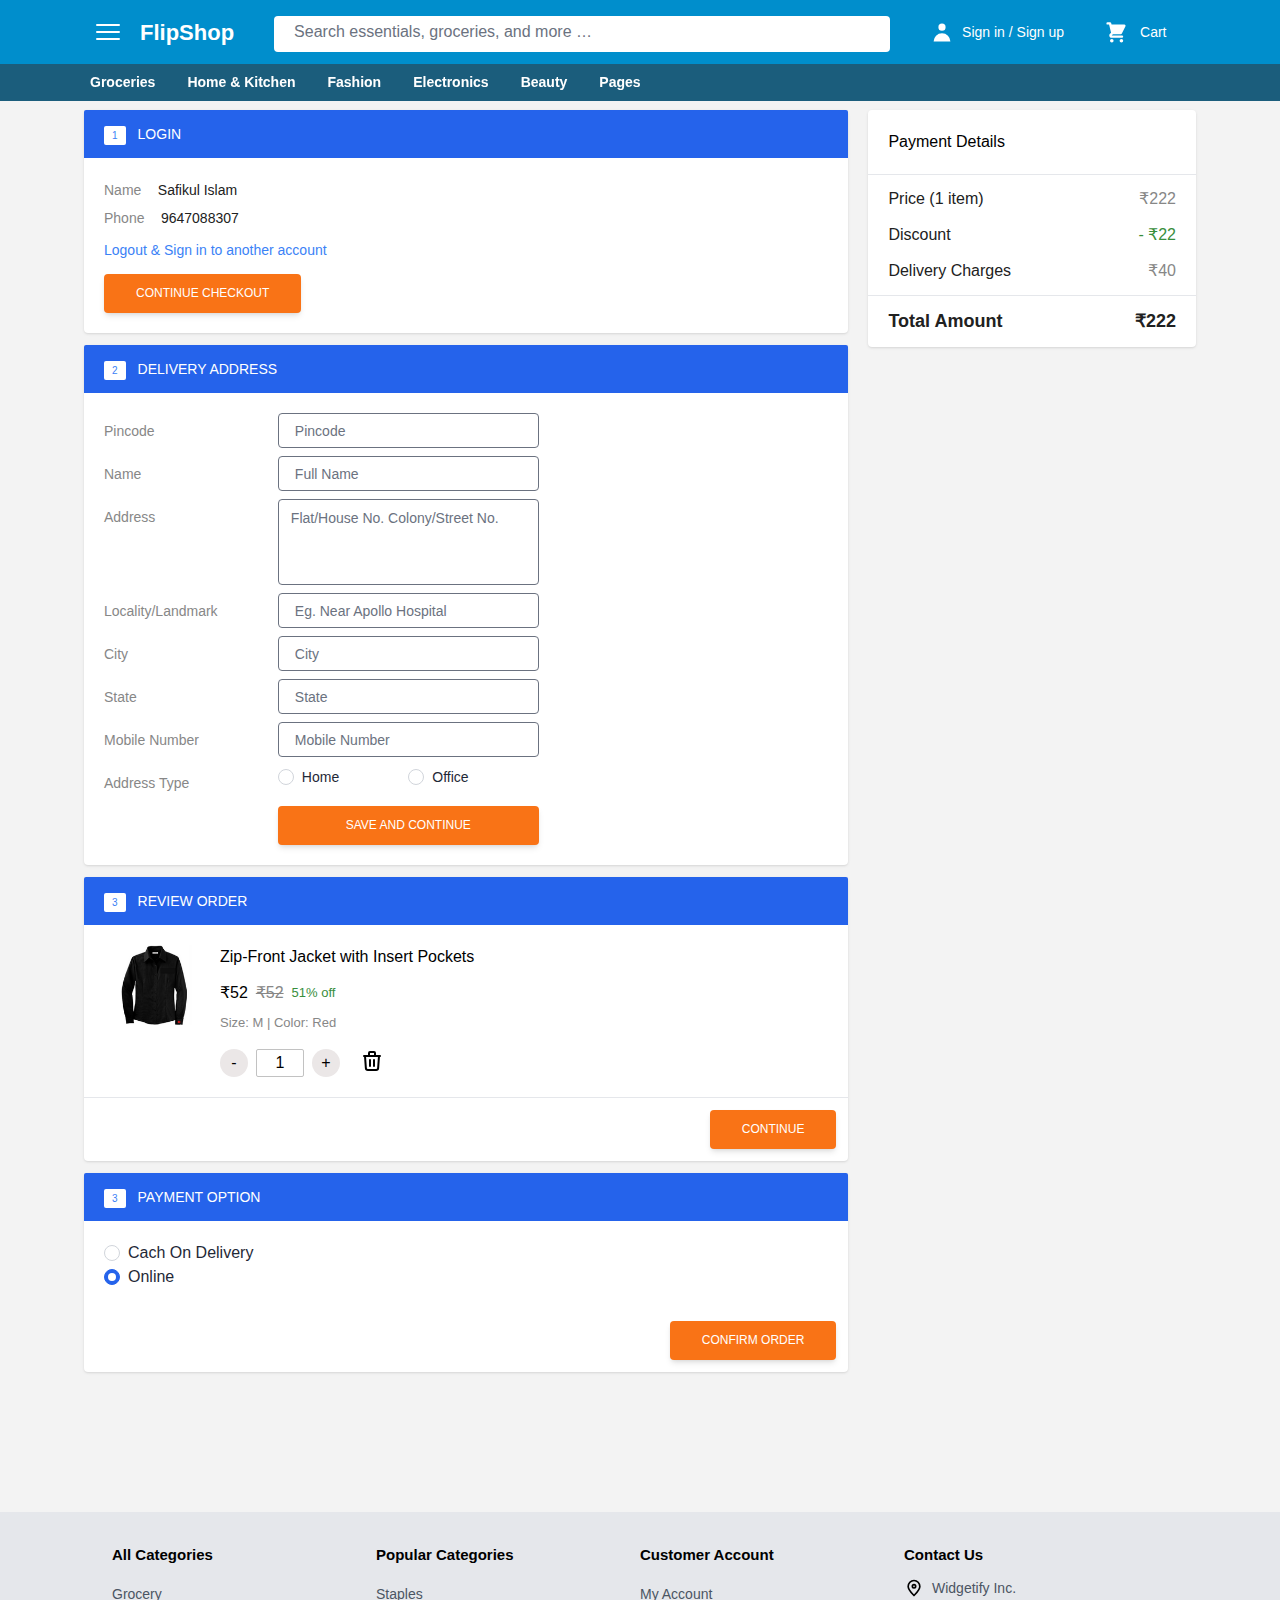
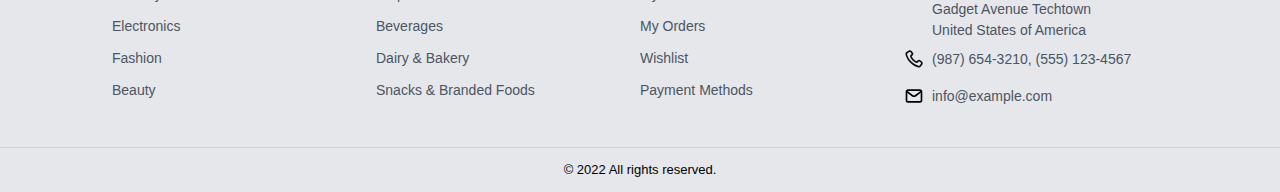
<file: checkout.html>
<!doctype html>
<html>
<head>
  <meta charset="UTF-8">
  <meta name="viewport" content="width=device-width, initial-scale=1.0">
  <link href="./assets/css/output.css" rel="stylesheet">
  <link href="./assets/css/custom.css" rel="stylesheet" />
  <link href="./assets/css/owl.carousel.min.css" rel="stylesheet">
  <link href="./assets/css/owl.theme.default.min.css" rel="stylesheet">
  <title>Checkout Page</title>
</head>
<body class="bg-[#F3F3F3]">
     <!-- Hearder Section -->
     <header class="w-full bg-[#008ECC] flex justify-center h-23 sm:h-23 md:h-23 lg:h-16 fixed top-0 z-50">
          <div class="w-screen  max-w-[1120px]">
               <div class="flex mt-2 sm:mt-2 md:mt-2 lg:mt-4">
                    <div class="menu-bar float-left cursor-pointer text-white ml-3 m-0 mr-4 h-8 w-8 openNav">
                         <svg xmlns="http://www.w3.org/2000/svg" fill="none" viewBox="0 0 24 24" stroke-width="1.5"
                              stroke="currentColor" class="h-8 w-8">
                              <path stroke-linecap="round" stroke-linejoin="round"
                                   d="M3.75 6.75h16.5M3.75 12h16.5m-16.5 5.25h16.5" />
                         </svg>
                    </div>
                    <!-- Side Menu Section -->
                    <div class="menu-section bg-[rgba(0,0,0,.2)] z-[99] w-full h-full fixed left-0 top-0 duration-75 hidden">
                         <div class="menu-sidebar bg-[#ececed] float-left w-[80%] sm:w-[80%] md:w-[80%] lg:w-[320px]  h-full  overflow-y-auto relative z-50">
                                   <div class="menu-header bg-[#008ECC] h-16 sm:h-16 md:h-16 lg:h-16">
                                        <div class="flex justify-between px-3">
                                             <div class="flex justify-center items-center mt-4">
                                                  <div class="close text-white text-2xl cursor-pointer closeNav">
                                                       <svg xmlns="http://www.w3.org/2000/svg" fill="none"
                                                            viewBox="0 0 24 24" stroke-width="1.5" stroke="currentColor"
                                                            class="w-6 h-6">
                                                            <path stroke-linecap="round" stroke-linejoin="round"  d="M15.75 19.5L8.25 12l7.5-7.5" />
                                                       </svg>
                                                  </div>
                                                  <div class="ml-1 text-white font-semibold">Hello</div>
                                             </div>
                                             <div class="profile text-[14px] flex justify-center items-center mt-4">
                                                  <a href="login.html"
                                                       class="text-white font-bold flex  border px-4 py-1 rounded-[40px] hover:border-[#000]">
                                                       Sign In
                                                  </a>
                                             </div>
                                        </div>
                                   </div>
                                   <div class="menu-body">
                                        <div class="menu-category bg-white pt-6 pb-8 px-4 mb-1">
                                             <ul>
                                                  <li>
                                                       <a href="#" class="text-gray-500 block border-b py-2 flex">
                                                            <svg xmlns="http://www.w3.org/2000/svg" fill="none"
                                                                 viewBox="0 0 24 24" stroke-width="1.5" stroke="currentColor"
                                                                 class="w-6 h-6 text-[#008ECC]">
                                                                 <path stroke-linecap="round" stroke-linejoin="round"
                                                                      d="M2.25 12l8.954-8.955c.44-.439 1.152-.439 1.591 0L21.75 12M4.5 9.75v10.125c0 .621.504 1.125 1.125 1.125H9.75v-4.875c0-.621.504-1.125 1.125-1.125h2.25c.621 0 1.125.504 1.125 1.125V21h4.125c.621 0 1.125-.504 1.125-1.125V9.75M8.25 21h8.25" />
                                                            </svg>
                                                            <span class="ml-2">Home</span>
                                                       </a>
                                                  </li>
                                                  <li>
                                                       <a href="#" class="text-gray-500 block border-b py-3 flex">
                                                            <svg xmlns="http://www.w3.org/2000/svg" fill="none"
                                                                 viewBox="0 0 24 24" stroke-width="1.5" stroke="currentColor"
                                                                 class="w-6 h-6 text-[#008ECC]">
                                                                 <path stroke-linecap="round" stroke-linejoin="round"
                                                                      d="M10.5 6h9.75M10.5 6a1.5 1.5 0 11-3 0m3 0a1.5 1.5 0 10-3 0M3.75 6H7.5m3 12h9.75m-9.75 0a1.5 1.5 0 01-3 0m3 0a1.5 1.5 0 00-3 0m-3.75 0H7.5m9-6h3.75m-3.75 0a1.5 1.5 0 01-3 0m3 0a1.5 1.5 0 00-3 0m-9.75 0h9.75" />
                                                            </svg>
                                                            <span class="ml-2">Category</span>
                                                       </a>
                                                  </li>
                                             </ul>
                                             <div class=" font-semibold text-black text-sm mt-4 mb-3">My Account</div>
                                             <ul>
                                                  <li>
                                                       <a href="#" class="text-gray-500 block border-b py-2 flex">
                                                            <svg xmlns="http://www.w3.org/2000/svg" fill="none"
                                                                 viewBox="0 0 24 24" stroke-width="1.5" stroke="currentColor"
                                                                 class="w-6 h-6 text-[#008ECC]">
                                                                 <path stroke-linecap="round" stroke-linejoin="round"
                                                                      d="M2.25 12l8.954-8.955c.44-.439 1.152-.439 1.591 0L21.75 12M4.5 9.75v10.125c0 .621.504 1.125 1.125 1.125H9.75v-4.875c0-.621.504-1.125 1.125-1.125h2.25c.621 0 1.125.504 1.125 1.125V21h4.125c.621 0 1.125-.504 1.125-1.125V9.75M8.25 21h8.25" />
                                                            </svg>
                                                            <span class="ml-2">My Orders</span>
                                                       </a>
                                                  </li>
                                                  <li>
                                                       <a href="#" class="text-gray-500 block border-b py-3 flex">
                                                            <svg xmlns="http://www.w3.org/2000/svg" fill="none" viewBox="0 0 24 24" stroke-width="1.5" stroke="currentColor" class="w-6 h-6 text-[#008ECC]">
                                                                 <path stroke-linecap="round" stroke-linejoin="round" d="M8.25 6.75h12M8.25 12h12m-12 5.25h12M3.75 6.75h.007v.008H3.75V6.75zm.375 0a.375.375 0 11-.75 0 .375.375 0 01.75 0zM3.75 12h.007v.008H3.75V12zm.375 0a.375.375 0 11-.75 0 .375.375 0 01.75 0zm-.375 5.25h.007v.008H3.75v-.008zm.375 0a.375.375 0 11-.75 0 .375.375 0 01.75 0z" />
                                                            </svg>
                                                            <span class="ml-2">My List</span>
                                                       </a>
                                                  </li>
                                                  <li>
                                                       <a href="#" class="text-gray-500 block border-b py-3 flex">
                                                            <svg xmlns="http://www.w3.org/2000/svg" fill="none" viewBox="0 0 24 24" stroke-width="1.5" stroke="currentColor" class="w-6 h-6 text-[#008ECC]">
                                                                 <path stroke-linecap="round" stroke-linejoin="round" d="M21 8.25c0-2.485-2.099-4.5-4.688-4.5-1.935 0-3.597 1.126-4.312 2.733-.715-1.607-2.377-2.733-4.313-2.733C5.1 3.75 3 5.765 3 8.25c0 7.22 9 12 9 12s9-4.78 9-12z" />
                                                               </svg>
                                                            <span class="ml-2">My Wishlist</span>
                                                       </a>
                                                  </li>
                                                  <li>
                                                       <a href="#" class="text-gray-500 block border-b py-3 flex">
                                                            <svg xmlns="http://www.w3.org/2000/svg" fill="none" viewBox="0 0 24 24" stroke-width="1.5" stroke="currentColor" class="w-6 h-6 text-[#008ECC]">
                                                                 <path stroke-linecap="round" stroke-linejoin="round" d="M21 12a2.25 2.25 0 00-2.25-2.25H15a3 3 0 11-6 0H5.25A2.25 2.25 0 003 12m18 0v6a2.25 2.25 0 01-2.25 2.25H5.25A2.25 2.25 0 013 18v-6m18 0V9M3 12V9m18 0a2.25 2.25 0 00-2.25-2.25H5.25A2.25 2.25 0 003 9m18 0V6a2.25 2.25 0 00-2.25-2.25H5.25A2.25 2.25 0 003 6v3" />
                                                               </svg>
                                                            <span class="ml-2">Wallet</span>
                                                       </a>
                                                  </li>
                                             </ul>
                                             <div class=" font-semibold text-black text-sm mt-4 mb-3">Help & Support</div>
                                             <ul>
                                                  <li>
                                                       <a href="#" class="text-gray-500 block border-b py-2 flex">
                                                            <svg xmlns="http://www.w3.org/2000/svg" fill="none" viewBox="0 0 24 24" stroke-width="1.5" stroke="currentColor" class="w-6 h-6 text-[#008ECC]">
                                                                 <path stroke-linecap="round" stroke-linejoin="round" d="M9.879 7.519c1.171-1.025 3.071-1.025 4.242 0 1.172 1.025 1.172 2.687 0 3.712-.203.179-.43.326-.67.442-.745.361-1.45.999-1.45 1.827v.75M21 12a9 9 0 11-18 0 9 9 0 0118 0zm-9 5.25h.008v.008H12v-.008z" />
                                                               </svg>
                                                            <span class="ml-2">FAQs/Need Help</span>
                                                       </a>
                                                  </li>
                                                  <li>
                                                       <a href="#" class="text-gray-500 block border-b py-3 flex">
                                                            <svg xmlns="http://www.w3.org/2000/svg" fill="none" viewBox="0 0 24 24" stroke-width="1.5" stroke="currentColor" class="w-6 h-6 text-[#008ECC]">
                                                                 <path stroke-linecap="round" stroke-linejoin="round" d="M18 18.72a9.094 9.094 0 003.741-.479 3 3 0 00-4.682-2.72m.94 3.198l.001.031c0 .225-.012.447-.037.666A11.944 11.944 0 0112 21c-2.17 0-4.207-.576-5.963-1.584A6.062 6.062 0 016 18.719m12 0a5.971 5.971 0 00-.941-3.197m0 0A5.995 5.995 0 0012 12.75a5.995 5.995 0 00-5.058 2.772m0 0a3 3 0 00-4.681 2.72 8.986 8.986 0 003.74.477m.94-3.197a5.971 5.971 0 00-.94 3.197M15 6.75a3 3 0 11-6 0 3 3 0 016 0zm6 3a2.25 2.25 0 11-4.5 0 2.25 2.25 0 014.5 0zm-13.5 0a2.25 2.25 0 11-4.5 0 2.25 2.25 0 014.5 0z" />
                                                               </svg>
                                                            <span class="ml-2">About Us</span>
                                                       </a>
                                                  </li>
                                                  <li>
                                                       <a href="#" class="text-gray-500 block border-b py-3 flex">
                                                            <svg xmlns="http://www.w3.org/2000/svg" fill="none" viewBox="0 0 24 24" stroke-width="1.5" stroke="currentColor" class="w-6 h-6 text-[#008ECC]">
                                                                 <path stroke-linecap="round" stroke-linejoin="round" d="M14.25 9.75v-4.5m0 4.5h4.5m-4.5 0l6-6m-3 18c-8.284 0-15-6.716-15-15V4.5A2.25 2.25 0 014.5 2.25h1.372c.516 0 .966.351 1.091.852l1.106 4.423c.11.44-.054.902-.417 1.173l-1.293.97a1.062 1.062 0 00-.38 1.21 12.035 12.035 0 007.143 7.143c.441.162.928-.004 1.21-.38l.97-1.293a1.125 1.125 0 011.173-.417l4.423 1.106c.5.125.852.575.852 1.091V19.5a2.25 2.25 0 01-2.25 2.25h-2.25z" />
                                                               </svg>
                                                            <span class="ml-2">Contact Us</span>
                                                       </a>
                                                  </li>
                                                  <li>
                                                       <a href="#" class="text-gray-500 block border-b py-3 flex">
                                                            <svg xmlns="http://www.w3.org/2000/svg" fill="none" viewBox="0 0 24 24" stroke-width="1.5" stroke="currentColor" class="w-6 h-6 text-[#008ECC]">
                                                                 <path stroke-linecap="round" stroke-linejoin="round" d="M12 6.042A8.967 8.967 0 006 3.75c-1.052 0-2.062.18-3 .512v14.25A8.987 8.987 0 016 18c2.305 0 4.408.867 6 2.292m0-14.25a8.966 8.966 0 016-2.292c1.052 0 2.062.18 3 .512v14.25A8.987 8.987 0 0018 18a8.967 8.967 0 00-6 2.292m0-14.25v14.25" />
                                                               </svg>
                                                            <span class="ml-2">Guide</span>
                                                       </a>
                                                  </li>
                                                  <li>
                                                       <a href="#" class="text-gray-500 block border-b py-3 flex">
                                                            <svg xmlns="http://www.w3.org/2000/svg" fill="none" viewBox="0 0 24 24" stroke-width="1.5" stroke="currentColor" class="w-6 h-6 text-[#008ECC]">
                                                                 <path stroke-linecap="round" stroke-linejoin="round" d="M11.25 11.25l.041-.02a.75.75 0 011.063.852l-.708 2.836a.75.75 0 001.063.853l.041-.021M21 12a9 9 0 11-18 0 9 9 0 0118 0zm-9-3.75h.008v.008H12V8.25z" />
                                                               </svg>
                                                            <span class="ml-2">Caution Notice</span>
                                                       </a>
                                                  </li>
                                             </ul>
                                        </div>
     
                                       
                                   </div>
                         </div>
                    </div>
                    <!-- Logo  -->
                    <div class="logo flex justify-center mr-10">
                         <a href="index.html" class="max-w-full text-white font-bold text-[22px]">
                               FlipShop
                         </a>
                    </div>
                    <!-- Search -->
                    <div
                         class="search-container w-[55%] h-9 mr-10 rounded bg-white hidden md:hidden sm:hidden lg:block">
                         <div class="search-box h-10 flex">
                              <form action="" class="p-1 pl-5 w-[95%]">
                                   <input type="text"
                                        class="w-full p-0 border-none border-transparent focus:border-transparent focus:ring-0"
                                        placeholder="Search essentials, groceries, and more …">
                              </form>
                              <div class="search-list w-6 h-6 mt-1.5"></div>
                         </div>
                    </div>
                    <!-- Login -->
                    <div class="login mt-1 mr-2 sm:mr-3 md:mr-3 lg:mr-8">
                         <a href="login.html" class="text-sm text-white flex">
                              <span><svg xmlns="http://www.w3.org/2000/svg" class="h-6 w-6" viewBox="0 0 20 20"
                                        fill="currentColor">
                                        <path fill-rule="evenodd"
                                             d="M10 9a3 3 0 100-6 3 3 0 000 6zm-7 9a7 7 0 1114 0H3z"
                                             clip-rule="evenodd" />
                                   </svg></span>
                              <span class="hidden md:hidden sm:hidden lg:block  ml-2 mt-[2px]">Sign in / Sign up</span>
                         </a>
                    </div>
                    <!-- Cart -->
                    <div class="cart mt-[5px]">
                         <a href="cart.html" class="text-sm pl-2 text-white flex">
                              <span class="mr-3 sm:mr-3 md:mr-5 lg:mr-3">
                                   <svg xmlns="http://www.w3.org/2000/svg" class="h-6 w-6" viewBox="0 0 20 20"
                                        fill="currentColor">
                                        <path
                                             d="M3 1a1 1 0 000 2h1.22l.305 1.222a.997.997 0 00.01.042l1.358 5.43-.893.892C3.74 11.846 4.632 14 6.414 14H15a1 1 0 000-2H6.414l1-1H14a1 1 0 00.894-.553l3-6A1 1 0 0017 3H6.28l-.31-1.243A1 1 0 005 1H3zM16 16.5a1.5 1.5 0 11-3 0 1.5 1.5 0 013 0zM6.5 18a1.5 1.5 0 100-3 1.5 1.5 0 000 3z" />
                                   </svg>
                              </span>
                              <span class="hidden md:hidden sm:hidden lg:block  mt-[1px]">Cart</span>
                         </a>
                    </div>
               </div>
               <!-- Mobile Search Section -->
               <div
                    class="mobile-search-container w-[95%] m-auto h-8 mt-1 rounded bg-white block md:block sm:block lg:hidden">
                    <div class="search-box h-10 flex">
                         <form action="" class="p-1 pl-5 w-full">
                              <input type="text"
                                   class="w-full border-transparent focus:border-transparent focus:ring-0 border-none p-0"
                                   placeholder="Search essentials, groceries, and more …">
                         </form>
                         <div class="search-list mr-2 w-6 h-6 mt-1.5"></div>
                    </div>
               </div>
          </div>
     </header>
     <!-- Menu Section -->
     <div class="w-full bg-[#0c5273ef] fixed top-[64px] z-10 hidden sm:hidden md:hidden lg:block">
          <nav class="max-w-[1100px] m-auto">
               <ul class="flex">
                   <li class="relative parent-menu">
                    <a href="fliter.html" class="text-white font-semibold text-[14px] pr-4 py-2 block">Groceries</a>
                    <div class="child-menu">
                         <div class="absolute top-[37px]">
                              <ul class="max-w-[250px] min-w-[250px] bg-[#fff] p-[8px] shadow rounded-b-[6px]">
                                   <li><a href="fliter.html" class="py-2 px-1 block rounded hover:bg-gray-100 hover:text-black">Fruits</a></li>
                                   <li><a href="fliter.html" class="py-2 px-1 block rounded hover:bg-gray-100 hover:text-black">Dairy</a></li>
                                   <li><a href="fliter.html" class="py-2 px-1 block rounded hover:bg-gray-100 hover:text-black">Bakery</a></li>
                                   <li><a href="fliter.html" class="py-2 px-1 block rounded hover:bg-gray-100 hover:text-black">Personal Care</a></li>
                              </ul>
                         </div>
                    </div>
                  </li>
                  <li class="relative parent-menu">
                    <a href="fliter.html" class="text-white font-semibold text-[14px] px-4 py-2 block">Home & Kitchen</a>
                    <div class="child-menu">
                         <div class="absolute top-[37px]">
                              <ul class="max-w-[250px] min-w-[250px] bg-[#fff] p-[8px] shadow rounded-b-[6px]">
                                   <li><a href="fliter.html" class="py-2 px-1 block rounded hover:bg-gray-100 hover:text-black">Kitchenware</a></li>
                                   <li><a href="fliter.html" class="py-2 px-1 block rounded hover:bg-gray-100 hover:text-black">Furniture</a></li>
                                   <li><a href="fliter.html" class="py-2 px-1 block rounded hover:bg-gray-100 hover:text-black">Tableware</a></li>
                                   <li><a href="fliter.html" class="py-2 px-1 block rounded hover:bg-gray-100 hover:text-black">Home Decor</a></li>
                              </ul>
                         </div>
                    </div>
                   </li>
                   <li class="relative parent-menu">
                    <a href="fliter.html" class="text-white font-semibold text-[14px] px-4 py-2 block">Fashion</a>
                    <div class="child-menu">
                         <div class="absolute top-[37px]">
                              <ul class="max-w-[250px] min-w-[250px] bg-[#fff] p-[8px] shadow rounded-b-[6px]">
                                   <li><a href="fliter.html" class="py-2 px-1 block rounded hover:bg-gray-100 hover:text-black">Men</a></li>
                                   <li><a href="fliter.html" class="py-2 px-1 block rounded hover:bg-gray-100 hover:text-black">Women</a></li>
                                   <li><a href="fliter.html" class="py-2 px-1 block rounded hover:bg-gray-100 hover:text-black">Boy</a></li>
                                   <li><a href="fliter.html" class="py-2 px-1 block rounded hover:bg-gray-100 hover:text-black">Girl</a></li>
                              </ul>
                         </div>
                    </div>
                    </li>
                    <li class="relative parent-menu">
                    <a href="fliter.html" class="text-white font-semibold text-[14px] px-4 py-2 block">Electronics</a>
                    <div class="child-menu">
                         <div class="absolute top-[37px]">
                              <ul class="max-w-[250px] min-w-[250px] bg-[#fff] p-[8px] shadow rounded-b-[6px]">
                                   <li><a href="fliter.html" class="py-2 px-1 block rounded hover:bg-gray-100 hover:text-black">Mobiles</a></li>
                                   <li><a href="fliter.html" class="py-2 px-1 block rounded hover:bg-gray-100 hover:text-black">Tablets</a></li>
                                   <li><a href="fliter.html" class="py-2 px-1 block rounded hover:bg-gray-100 hover:text-black">Laptop</a></li>
                                   <li><a href="fliter.html" class="py-2 px-1 block rounded hover:bg-gray-100 hover:text-black">Desktop</a></li>
                              </ul>
                         </div>
                    </div>
                    </li>
                    <li class="relative parent-menu">
                    <a href="fliter.html" class="text-white font-semibold text-[14px] px-4 py-2 block">Beauty</a>
                    <div class="child-menu">
                         <div class="absolute top-[37px]">
                              <ul class="max-w-[250px] min-w-[250px] bg-[#fff] p-[8px] shadow rounded-b-[6px]">
                                   <li><a href="fliter.html" class="py-2 px-1 block rounded hover:bg-gray-100 hover:text-black">Make-Up</a></li>
                                   <li><a href="fliter.html" class="py-2 px-1 block rounded hover:bg-gray-100 hover:text-black">Hair</a></li>
                                   <li><a href="fliter.html" class="py-2 px-1 block rounded hover:bg-gray-100 hover:text-black">Skin Care</a></li>
                                   <li><a href="fliter.html" class="py-2 px-1 block rounded hover:bg-gray-100 hover:text-black">Fragrances</a></li>
                              </ul>
                         </div>
                    </div>
                    </li>
                    <li class="relative parent-menu">
                         <a href="#" class="text-white font-semibold text-[14px] px-4 py-2 block">Pages</a>
                         <div class="child-menu">
                              <div class="absolute top-[37px]">
                                   <ul class="max-w-[250px] min-w-[250px] bg-[#fff] p-[8px] shadow rounded-b-[6px]">
                                        <li><a href="login.html" class="py-2 px-1 block rounded hover:bg-gray-100 hover:text-black">Login/Signup Page</a></li>
                                        <li><a href="verify.html" class="py-2 px-1 block rounded hover:bg-gray-100 hover:text-black">OTP Verify Page</a></li>
                                        <li><a href="fliter.html" class="py-2 px-1 block rounded hover:bg-gray-100 hover:text-black">Shop Page</a></li>
                                        <li><a href="product.html" class="py-2 px-1 block rounded hover:bg-gray-100 hover:text-black">Shop Single Page</a></li>
                                        <li><a href="cart.html" class="py-2 px-1 block rounded hover:bg-gray-100 hover:text-black">Cart Page</a></li>
                                        <li><a href="checkout.html" class="py-2 px-1 block rounded hover:bg-gray-100 hover:text-black">Checkout Page</a></li>
                                   </ul>
                              </div>
                         </div>
                    </li>
               </ul>
         </nav> 
     </div>

            <!-- Cart Section -->
            <div class="cart-section max-w-[1128px] m-auto  mt-[95px] sm:mt-[95px] md:mt-[85px] lg:mt-[110px]">
                     <div class="flex flex-col-reverse sm:flex-col-reverse md:flex-row lg:flex-row px-2">
                        <div class="w-[100%]  sm:w-[100%] md:w-[65%] lg:w-[70%] mb-4">
                                <div class="bg-white shadow rounded mb-3">
                                   <div class="login-check-section">
                                        <div class="px-5 py-3 bg-blue-600 text-white uppercase rounded-t-sm">
                                             <p><span class="bg-white text-blue-500 py-1 px-2 font-medium rounded-[2px] text-[10px] mr-3">1</span><span class="inline-block text-[14px]">Login</span></p>
                                        </div>
                                        <div class="p-5 login-check">
                                             <div>
                                                  <span class="text-[#878787] mr-3 text-[14px]">Name</span>
                                                  <span class="text-[#212121] text-[14px]">Safikul Islam</span>
                                             </div>
                                             <div class="mt-1">
                                                <span class="text-[#878787] mr-3 text-[14px]">Phone</span>
                                                <span class="text-[#212121] text-[14px]">9647088307</span>
                                           </div>
                                           <div class="my-2">
                                              <a href="#"><span class="text-blue-500 text-[14px] font-medium">Logout & Sign in to another account</span></a>
                                           </div>
                                           <div class="flex space-x-2 mt-3">
                                             <button
                                               type="button"
                                               class="checkout-btn inline-block px-8 py-3 bg-orange-500 text-white font-medium text-xs leading-tight uppercase rounded shadow-md  hover:shadow-lg  focus:shadow-lg focus:outline-none focus:ring-0  active:shadow-lg transition duration-150 ease-in-out"
                                             >Continue Checkout</button>
                                           </div>
                                        </div>
                                        <div class="logined flex justify-between px-5 py-3 hidden">
                                             <div class="flex">
                                                  <span class="text-[#212121] font-medium text-[14px] mt-2">Safikul Islam</span>
                                                  <span class="text-[#212121] text-[14px] ml-2 mt-2">9647088307</span>
                                                  <span class=" text-green-700 ml-2 mt-2"><svg xmlns="http://www.w3.org/2000/svg" class="h-5 w-5" fill="none" viewBox="0 0 24 24" stroke="currentColor">
                                                       <path stroke-linecap="round" stroke-linejoin="round" stroke-width="2" d="M5 13l4 4L19 7" />
                                                     </svg></span>
                                             </div>
                                             <div>
                                                  <div class="flex space-x-2 justify-center">
                                                       <button type="button" class="login-change-btn inline-block px-6 py-2.5 border  text-red-700 font-medium text-xs leading-tight uppercase  focus:outline-none focus:ring-0  active:shadow-lg transition duration-150 ease-in-out">Change</button>
                                                     </div>
                                             </div>
                                        </div>
                                      </div> 
                                </div>
                                <div class="bg-white shadow rounded">
                                   <div class="address-section">
                                        <div class="px-5 py-3 bg-blue-600 text-white uppercase rounded-t-sm">
                                             <p><span class="bg-white text-blue-500 py-1 px-2 font-medium rounded-[2px] text-[10px] mr-3">2</span><span class="inline-block text-[14px]">Delivery Address</span></p>
                                        </div>
                                        <div class="addressSave flex justify-between px-5 py-3 hidden">
                                             <div class="flex">
                                                  <span class="text-[#212121] font-medium text-[14px] mt-2">Safikul Islam</span>
                                                  <span class="text-[#212121] text-[14px] ml-2 mt-2">No.9, Babla, Kaliachak II, Maldah District, West Bengal</span>
                                                  <span class=" text-green-700 ml-2 mt-2"><svg xmlns="http://www.w3.org/2000/svg" class="h-5 w-5" fill="none" viewBox="0 0 24 24" stroke="currentColor">
                                                       <path stroke-linecap="round" stroke-linejoin="round" stroke-width="2" d="M5 13l4 4L19 7" />
                                                     </svg></span>
                                             </div>
                                             <div>
                                                  <div class="flex space-x-2 justify-center">
                                                       <button type="button" class="address-change-btn inline-block px-6 py-2.5 border  text-red-700 font-medium text-xs leading-tight uppercase  focus:outline-none focus:ring-0  active:shadow-lg transition duration-150 ease-in-out">Change</button>
                                                     </div>
                                             </div>
                                        </div>

                              
                                          
                                          <div class="add-new-addrrss p-5">
                                                  <div  class="flex justify-between w-[100%] sm:w-[100%] md:w-[100%] lg:w-[60%] mb-2">
                                                       <label for="" class="pt-2 text-[#878787] w-[40%] text-[14px]">Pincode</label>
                                                       <input type="text" class="h-[35px] w-[60%] placeholder:text-[14px]  focus:border-[#878787] focus:ring-0 border px-4  rounded" placeholder="Pincode">
                                                  </div>
                                                  <div  class="flex justify-between  w-[100%] sm:w-[100%] md:w-[100%] lg:w-[60%] mb-2">
                                                       <label for="" class="pt-2 text-[#878787] w-[40%] text-[14px]">Name</label>
                                                       <input type="text" class="h-[35px] w-[60%] placeholder:text-[14px] focus:border-[#878787] focus:ring-0 border px-4  rounded" placeholder="Full Name">
                                                  </div>
                                                  <div  class="flex justify-between  w-[100%] sm:w-[100%] md:w-[100%] lg:w-[60%] mb-2">
                                                       <label for="" class="pt-2 text-[#878787] w-[40%] text-[14px]">Address</label>
                                                        <textarea name="" id=""       
                                                        class="
                                                        placeholder:text-[14px]
                                                        w-[60%]
                                                        form-control
                                                        block
                                                        px-3
                                                        py-1.5
                                                        resize-none
                                                        text-base
                                                        rounded
                                                        transition
                                                        ease-in-out
                                                        m-0
                                                        focus:border-[#878787] focus:ring-0  focus:outline-none
                                                      "
                                                      id="exampleFormControlTextarea1"
                                                      rows="3"
                                                      placeholder="Flat/House No. Colony/Street No."></textarea>
                                                     
                                                  </div>
                                                  <div  class="flex justify-between  w-[100%] sm:w-[100%] md:w-[100%] lg:w-[60%] mb-2">
                                                       <label for="" class="pt-2 text-[#878787] w-[40%] text-[14px]">Locality/Landmark</label>
                                                       <input type="text" class="h-[35px] placeholder:text-[14px] w-[60%] focus:border-[#878787] focus:ring-0 border px-4  rounded" placeholder="Eg. Near Apollo Hospital">
                                                  </div>
                                                  <div  class="flex justify-between  w-[100%] sm:w-[100%] md:w-[100%] lg:w-[60%] mb-2">
                                                       <label for="" class="pt-2 text-[#878787] w-[40%] text-[14px]">City</label>
                                                       <input type="text" class="h-[35px] w-[60%] placeholder:text-[14px] focus:border-[#878787] focus:ring-0 border px-4  rounded" placeholder="City">
                                                  </div>
                                                  <div  class="flex justify-between  w-[100%] sm:w-[100%] md:w-[100%] lg:w-[60%] mb-2">
                                                       <label for="" class="pt-2 text-[#878787] w-[40%] text-[14px]">State</label>
                                                       <input type="text" class="h-[35px] w-[60%] placeholder:text-[14px] focus:border-[#878787] focus:ring-0 border px-4  rounded" placeholder="State">
                                                  </div>
                                                  <div  class="flex justify-between  w-[100%] sm:w-[100%] md:w-[100%] lg:w-[60%] mb-2">
                                                       <label for="" class="pt-2 text-[#878787] w-[40%] text-[14px]">Mobile Number</label>
                                                       <input type="text" class="h-[35px] w-[60%] placeholder:text-[14px] focus:border-[#878787] focus:ring-0 border px-4  rounded" placeholder="Mobile Number">
                                                  </div>
                                                  <div  class="flex justify-between  w-[100%] sm:w-[100%] md:w-[100%] lg:w-[60%] mb-2">
                                                       <label for="" class="pt-2 text-[#878787] w-[40%] text-[14px]">Address Type</label>
                                                        <div class="flex justify-between w-[60%]">
                                                            <div class="form-check w-[50%]">
                                                                 <input class="form-check-input placeholder:text-[14px] appearance-none rounded-full h-4 w-4 border border-gray-300 bg-white checked:bg-blue-600 checked:border-blue-600 focus:outline-none transition duration-200 mt-1 align-top bg-no-repeat bg-center bg-contain float-left mr-2 cursor-pointer" type="radio" name="flexRadioDefault" id="Home">
                                                                 <label class="form-check-label inline-block text-gray-800 text-[14px]" for="Home">
                                                                    Home
                                                                 </label>
                                                              </div>
                                                              <div class="form-check w-[50%]">
                                                                 <input class="form-check-input placeholder:text-[14px] appearance-none rounded-full h-4 w-4 border border-gray-300 bg-white checked:bg-blue-600 checked:border-blue-600 focus:outline-none transition duration-200 mt-1 align-top bg-no-repeat bg-center bg-contain float-left mr-2 cursor-pointer" type="radio" name="flexRadioDefault" id="Office">
                                                                 <label class="form-check-label inline-block text-gray-800 text-[14px]" for="Office">
                                                                      Office
                                                                 </label>
                                                              </div>
                                                        </div>

                                                  </div>
                                                  <div class="flex space-x-2 mt-3 justify-end  w-[100%] sm:w-[100%] md:w-[100%] lg:w-[60%]">
                                                       <button
                                                         type="button"
                                                         class="save-address-btn w-[60%] inline-block px-8 py-3 bg-orange-500 text-white font-medium text-xs leading-tight uppercase rounded shadow-md  hover:shadow-lg  focus:shadow-lg focus:outline-none focus:ring-0  active:shadow-lg transition duration-150 ease-in-out"
                                                       >SAVE AND CONTINUE</button>
                                                  </div>
                                          </div>
                                          <!-- <div class="add-new-addrrss-btn  py-5 hidden">
                                             <div class="flex space-x-2 justify-center">
                                                  <button type="button" class="save-address-btn flex inline-block px-6 py-2.5 border  text-red-700 font-medium text-xs leading-tight uppercase  focus:outline-none focus:ring-0  active:shadow-lg transition duration-150 ease-in-out">
                                                        <span><svg xmlns="http://www.w3.org/2000/svg" class="h-5 w-5" viewBox="0 0 20 20" fill="currentColor">
                                                            <path fill-rule="evenodd" d="M10 5a1 1 0 011 1v3h3a1 1 0 110 2h-3v3a1 1 0 11-2 0v-3H6a1 1 0 110-2h3V6a1 1 0 011-1z" clip-rule="evenodd" />
                                                          </svg></span>
                                                         <span class="pt-1 pl-2"> ADD NEW ADDRESS</span>
                                                  </button>
                                                </div>
                                          </div> -->
                                      </div> 
                                </div>

                                <div class="bg-white shadow rounded mb-3 mt-3">
                                   <div class="review-cart-section">
                                        <div class="px-5 py-3 bg-blue-600 text-white uppercase rounded-t-sm">
                                             <p><span class="bg-white text-blue-500 py-1 px-2 font-medium rounded-[2px] text-[10px] mr-3">3</span><span class="inline-block text-[14px]">REVIEW ORDER</span></p>
                                        </div>
                                        <div class="cartSave flex justify-between px-5 py-3 hidden">
                                             <div class="flex">
                                                  <span class="text-[#212121] font-medium text-[14px] mt-2">2 items</span>
                                                  
                                                  <span class=" text-green-700 ml-2 mt-2"><svg xmlns="http://www.w3.org/2000/svg" class="h-5 w-5" fill="none" viewBox="0 0 24 24" stroke="currentColor">
                                                       <path stroke-linecap="round" stroke-linejoin="round" stroke-width="2" d="M5 13l4 4L19 7" />
                                                     </svg></span>
                                             </div>
                                             <div>
                                                  <div class="flex space-x-2 justify-center">
                                                       <button type="button" class="cart-change-btn inline-block px-6 py-2.5 border  text-red-700 font-medium text-xs leading-tight uppercase  focus:outline-none focus:ring-0  active:shadow-lg transition duration-150 ease-in-out">Change</button>
                                                     </div>
                                             </div>
                                        </div>
                                        <div class="review-cart">
                                             <div class="cart-item border-b p-5 flex">
                                                  <div>
                                                       <img src="./assets/image/3.png" alt="t-shirt" class=" max-w-[104px] w-auto">
                                                  </div>
                                                  <div class="pl-3">
                                                         <div>
                                                             <p class="font-medium text-black text-[16px]">Zip-Front Jacket with Insert Pockets</p>
                                                         </div>
                                                       <div class="flex mt-3">
                                                          <p class="text-black font-medium p-0 text[16px] pr-2">
                                                               &#8377;52
                                                          </p>
                                                          <p class="text-[#878787] p-0 text[14px] line-through pr-2">
                                                               &#8377;52
                                                          </p>
                                                          <span class="text-[#388e3c] text-[13px] font-medium pt-[2px]">51%
                                                               off</span>
                                                       </div>
                                                       <div class="text-[13px] font-medium mt-2 text-[#878787]">
                                                           <span>Size: M</span>
                                                           <span>|</span>
                                                           <span>Color: Red</span>
                                                       </div>
                                                       <div class="flex mt-4">
                                                            <button class="w-[28px] h-[28px] rounded-full bg-[#ebe7e7] text-[16px] inline-block count-decreament">-</button>
                                                            <input type="text" value="1" class="w-[48px] h-[28px] border border-[#c2c2c2] inline-block rounded-[2px] text-center mx-2 focus:border-[#c2c2c2] focus:ring-0">
                                                            <button class="w-[28px] h-[28px] rounded-full bg-[#ebe7e7] text-[16px] inline-block count-increament">+</button>
                                                            <div class="remove-cart-item ml-5 cursor-pointer" title="Remove Item">
                                                               <svg xmlns="http://www.w3.org/2000/svg" class="h-6 w-6" fill="none" viewBox="0 0 24 24" stroke="currentColor">
                                                                   <path stroke-linecap="round" stroke-linejoin="round" stroke-width="2" d="M19 7l-.867 12.142A2 2 0 0116.138 21H7.862a2 2 0 01-1.995-1.858L5 7m5 4v6m4-6v6m1-10V4a1 1 0 00-1-1h-4a1 1 0 00-1 1v3M4 7h16" />
                                                                 </svg>
                                                            </div>
                                                        </div>
                                                  </div>
                                                 
                                           </div>
                                           <div class="flex space-x-2 mt-3 justify-end mr-3 pb-3">
                                             <button
                                               type="button"
                                               class="save-cart-btn  inline-block px-8 py-3 bg-orange-500 text-white font-medium text-xs leading-tight uppercase rounded shadow-md  hover:shadow-lg  focus:shadow-lg focus:outline-none focus:ring-0  active:shadow-lg transition duration-150 ease-in-out"
                                             >CONTINUE</button>
                                         </div>

                                        </div> 
                                      </div> 
                                </div>
                                <div class="bg-white shadow rounded mb-3 mt-3">
                                   <div class="payments-section">
                                        <div class="px-5 py-3 bg-blue-600 text-white uppercase rounded-t-sm">
                                             <p><span class="bg-white text-blue-500 py-1 px-2 font-medium rounded-[2px] text-[10px] mr-3">3</span><span class="inline-block text-[14px]">Payment Option</span></p>
                                        </div>
                                          <div class="paymen-option p-5">
                                             
                                                  <div>
                                                    <div class="form-check">
                                                      <input class="form-check-input appearance-none rounded-full h-4 w-4 border border-gray-300 bg-white checked:bg-blue-600 checked:border-blue-600 focus:outline-none transition duration-200 mt-1 align-top bg-no-repeat bg-center bg-contain float-left mr-2 cursor-pointer" type="radio" name="flexRadioDefault" id="flexRadioDefault1">
                                                      <label class="form-check-label inline-block text-gray-800" for="flexRadioDefault1">
                                                        Cach On Delivery
                                                      </label>
                                                    </div>
                                                    <div class="form-check">
                                                      <input class="form-check-input appearance-none rounded-full h-4 w-4 border border-gray-300 bg-white checked:bg-blue-600 checked:border-blue-600 focus:outline-none transition duration-200 mt-1 align-top bg-no-repeat bg-center bg-contain float-left mr-2 cursor-pointer" type="radio" name="flexRadioDefault" id="flexRadioDefault2" checked>
                                                      <label class="form-check-label inline-block text-gray-800" for="flexRadioDefault2">
                                                        Online
                                                      </label>
                                                    </div>
                                                  </div>
                                              
                                          </div>
                                        
                                        <div class="flex space-x-2 mt-3 justify-end mr-3 pb-3">
                                             <button
                                               type="button"
                                               class="inline-block px-8 py-3 bg-orange-500 text-white font-medium text-xs leading-tight uppercase rounded shadow-md  hover:shadow-lg  focus:shadow-lg focus:outline-none focus:ring-0  active:shadow-lg transition duration-150 ease-in-out"
                                             >Confirm Order</button>
                                         </div>

                                      </div> 
                                </div>
                        </div>
                        <div class="w-[100%]  sm:w-[100%] md:w-[35%] lg:w-[30%] ml-0 sm:ml-0 md:ml-3 lg:ml-5 mb-5">
                            <div class="bg-white shadow rounded">
                                <div class="border-b p-5">
                                    <p class=" font-medium">Payment Details</p>
                                </div>
                                 <div class="flex justify-between px-5 pt-3">
                                     <span class="text-[#212121] text-[16px]">Price (1 item)</span>
                                     <span class="text-[#878787] text-[16px]">&#8377;222</span>
                                 </div>
                                 <div class="flex justify-between px-5 pt-3">
                                    <span class="text-[#212121] text-[16px]">Discount</span>
                                    <span class=" text-[#388e3c] text-[16px]">- &#8377;22</span>
                                </div>
                                <div class="flex justify-between px-5 py-3">
                                    <span class="text-[#212121] text-[16px]">Delivery Charges</span>
                                    <span class="text-[#878787] text-[16px]">&#8377;40</span>
                                </div>
                                <div class="flex justify-between px-5 py-3 border-t">
                                    <span class=" font-semibold text-[#212121] text-[18px]">Total Amount</span>
                                    <span class=" font-semibold text-[#212121] text-[18px]">&#8377;222</span>
                                </div>
                            </div> 
                           
                        </div> 
                     </div>
            </div>

     <!-- Footer -->
     <footer class="bg-gray-200 mt-28">
          <div class="footer max-w-[1120px] m-auto p-8">
               <div class="grid grid-cols-2 sm:grid-cols-2 md:grid-cols-2 lg:grid-cols-4">
                    <div>
                         <p class="text-black font-bold text-[15px]">All Categories</p>
                         <ul class="mt-3 text-xs text-gray-600">
                              <li><a href="#" class="py-2 text-[14px] block hover:bg-gray-300 hover:pl-1">Grocery</a></li>
                              <li><a href="#" class="py-2 text-[14px] block hover:bg-gray-300 hover:pl-1">Electronics</a></li>
                              <li><a href="#" class="py-2 text-[14px] block hover:bg-gray-300 hover:pl-1">Fashion</a></li>
                              <li><a href="#" class="py-2 text-[14px] block hover:bg-gray-300 hover:pl-1">Beauty</a></li>
                         </ul>
                    </div>
                    <div>
                         <p class="text-black font-bold text-[15px]">Popular Categories</p>
                         <ul class="mt-3 text-xs text-gray-600">
                              <li><a href="#" class="py-2 text-[14px] block hover:bg-gray-300 hover:pl-1">Staples</a></li>
                              <li><a href="#" class="py-2 text-[14px] block hover:bg-gray-300 hover:pl-1">Beverages</a></li>
                              <li><a href="#" class="py-2 text-[14px] block hover:bg-gray-300 hover:pl-1">Dairy & Bakery</a></li>
                              <li><a href="#" class="py-2 text-[14px] block hover:bg-gray-300 hover:pl-1">Snacks & Branded Foods</a></li>
                         </ul>
                    </div>
                    <div>
                         <p class="text-black font-bold text-[15px] mt-3 sm:mt-3 md:mt-3 lg:mt-0">Customer Account</p>
                         <ul class="mt-3 text-xs text-gray-600">
                              <li><a href="#" class="py-2 text-[14px] block hover:bg-gray-300 hover:pl-1">My Account</a></li>
                              <li><a href="#" class="py-2 text-[14px] block hover:bg-gray-300 hover:pl-1">My Orders</a></li>
                              <li><a href="#" class="py-2 text-[14px] block hover:bg-gray-300 hover:pl-1">Wishlist</a></li>
                              <li><a href="#" class="py-2 text-[14px] block hover:bg-gray-300 hover:pl-1">Payment Methods</a></li>
                         </ul>
                    </div>
                    <div>
                         <p class="text-black font-bold text-[15px] mt-3 sm:mt-3 md:mt-3 lg:mt-0">Contact Us</p>
                         <div class="footer_contact mt-3">
                              <div class="flex text-[14px] text-gray-600">
                                   <span class="icn">
                                        <?xml version="1.0" encoding="utf-8"?>
                                        <svg width="20px" height="20px" viewBox="0 0 24 24" fill="none" xmlns="http://www.w3.org/2000/svg">
                                        <path d="M12 21C15.5 17.4 19 14.1764 19 10.2C19 6.22355 15.866 3 12 3C8.13401 3 5 6.22355 5 10.2C5 14.1764 8.5 17.4 12 21Z" stroke="#000000" stroke-width="2" stroke-linecap="round" stroke-linejoin="round"/>
                                        <path d="M12 12C13.1046 12 14 11.1046 14 10C14 8.89543 13.1046 8 12 8C10.8954 8 10 8.89543 10 10C10 11.1046 10.8954 12 12 12Z" stroke="#000000" stroke-width="2" stroke-linecap="round" stroke-linejoin="round"/>
                                        </svg>
                                   </span>
                                  <div class="ml-2">
                                   <p>Widgetify Inc. <br>Gadget Avenue Techtown <br>United States of America</p>
                                  </div>
                              </div>
                              <div class="flex text-[14px] text-gray-600 py-2">
                                   <span class="icn">
                                        <?xml version="1.0" encoding="utf-8"?>
                                        <svg width="20px" height="20px" viewBox="0 0 24 24" fill="none" xmlns="http://www.w3.org/2000/svg">
                                        <path fill-rule="evenodd" clip-rule="evenodd" d="M17.3545 22.2323C15.3344 21.7262 11.1989 20.2993 7.44976 16.5502C3.70065 12.8011 2.2738 8.66559 1.76767 6.6455C1.47681 5.48459 2.00058 4.36434 2.88869 3.72997L5.21694 2.06693C6.57922 1.09388 8.47432 1.42407 9.42724 2.80051L10.893 4.91776C11.5152 5.8165 11.3006 7.0483 10.4111 7.68365L9.24234 8.51849C9.41923 9.1951 9.96939 10.5846 11.6924 12.3076C13.4154 14.0306 14.8049 14.5807 15.4815 14.7576L16.3163 13.5888C16.9517 12.6994 18.1835 12.4847 19.0822 13.1069L21.1995 14.5727C22.5759 15.5257 22.9061 17.4207 21.933 18.783L20.27 21.1113C19.6356 21.9994 18.5154 22.5232 17.3545 22.2323ZM8.86397 15.136C12.2734 18.5454 16.0358 19.8401 17.8405 20.2923C18.1043 20.3583 18.4232 20.2558 18.6425 19.9488L20.3056 17.6205C20.6299 17.1665 20.5199 16.5348 20.061 16.2171L17.9438 14.7513L17.0479 16.0056C16.6818 16.5182 16.0047 16.9202 15.2163 16.7501C14.2323 16.5378 12.4133 15.8569 10.2782 13.7218C8.1431 11.5867 7.46219 9.7677 7.24987 8.7837C7.07977 7.9953 7.48181 7.31821 7.99439 6.95208L9.24864 6.05618L7.78285 3.93893C7.46521 3.48011 6.83351 3.37005 6.37942 3.6944L4.05117 5.35744C3.74413 5.57675 3.64162 5.89565 3.70771 6.15943C4.15989 7.96418 5.45459 11.7266 8.86397 15.136Z" fill="#0F0F0F"/>
                                        </svg>
                                   </span>
                                  <div class="ml-2">
                                   <p>(987) 654-3210, (555) 123-4567</p>
                                  </div>
                              </div>
                              <div class="flex text-[14px] text-gray-600 py-2">
                                   <span class="icn">
                                   <?xml version="1.0" encoding="utf-8"?>
                                   <svg width="20px" height="20px" viewBox="0 0 24 24" fill="none" xmlns="http://www.w3.org/2000/svg">
                                   <path d="M4 7.00005L10.2 11.65C11.2667 12.45 12.7333 12.45 13.8 11.65L20 7" stroke="#000000" stroke-width="2" stroke-linecap="round" stroke-linejoin="round"/>
                                   <rect x="3" y="5" width="18" height="14" rx="2" stroke="#000000" stroke-width="2" stroke-linecap="round"/>
                                   </svg>
                                   </span>
                                  <div class="ml-2">
                                   <p>info@example.com</p>
                                  </div>
                              </div>
                          </div>
                    </div>
               </div>
          </div>
          <div class="copy-right text-center pb-3 pt-3 border-t border-gray-300">
               <p class="text-[13px]">© 2022 All rights reserved.</p>
          </div>
     </footer>
     <script src="./assets/js/jquery-3.6.0.min.js"></script>
     <script src="./assets/js/main.js"></script>
</body>
</html>
</file>
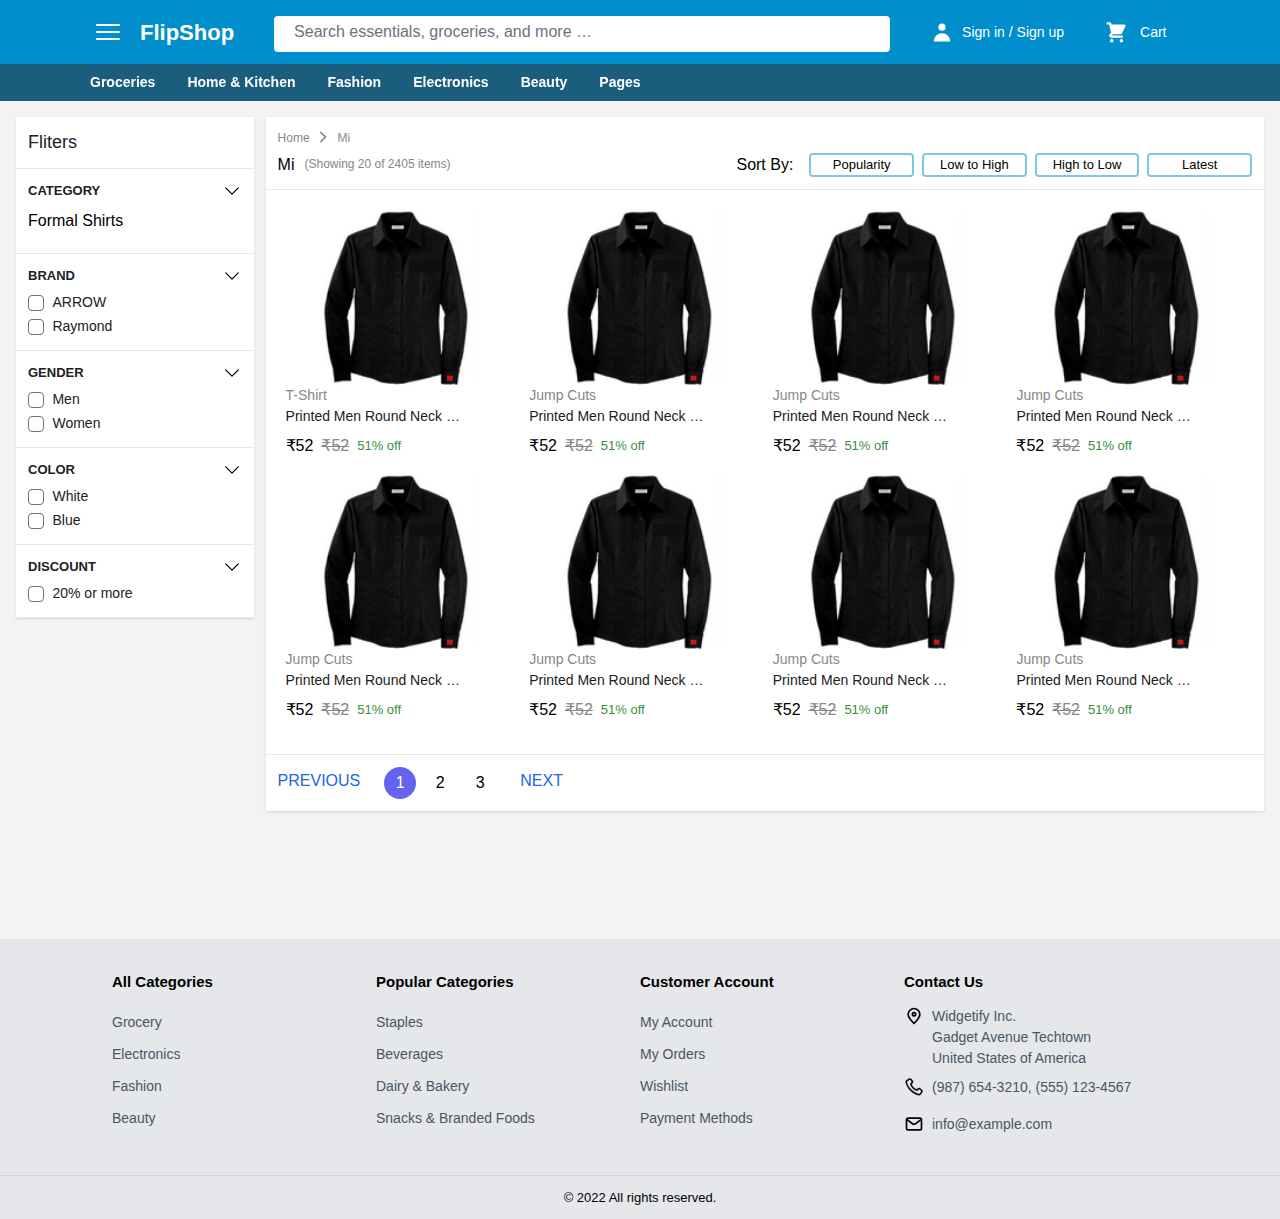
<file: fliter.html>
<!DOCTYPE html>
<html>
<head>
     <meta charset="UTF-8" />
     <meta name="viewport" content="width=device-width, initial-scale=1.0" />
     <link href="./assets/css/output.css" rel="stylesheet">
     <link href="./assets/css/custom.css" rel="stylesheet" />
     <link href="./assets/css/owl.carousel.min.css" rel="stylesheet">
     <link href="./assets/css/owl.theme.default.min.css" rel="stylesheet">
     <title>Filter Page</title>
</head>

<body class="bg-[#F3F3F3]">
     <!-- Hearder Section -->
     <header class="w-full bg-[#008ECC] flex justify-center h-23 sm:h-23 md:h-23 lg:h-16 fixed top-0 z-50">
          <div class="w-screen  max-w-[1120px]">
               <div class="flex mt-2 sm:mt-2 md:mt-2 lg:mt-4">
                    <div class="menu-bar float-left cursor-pointer text-white ml-3 m-0 mr-4 h-8 w-8 openNav">
                         <svg xmlns="http://www.w3.org/2000/svg" fill="none" viewBox="0 0 24 24" stroke-width="1.5"
                              stroke="currentColor" class="h-8 w-8">
                              <path stroke-linecap="round" stroke-linejoin="round"
                                   d="M3.75 6.75h16.5M3.75 12h16.5m-16.5 5.25h16.5" />
                         </svg>
                    </div>
                    <!-- Side Menu Section -->
                    <div class="menu-section bg-[rgba(0,0,0,.2)] z-[99] w-full h-full fixed left-0 top-0 duration-75 hidden">
                         <div class="menu-sidebar bg-[#ececed] float-left w-[80%] sm:w-[80%] md:w-[80%] lg:w-[320px]  h-full  overflow-y-auto relative z-50">
                                   <div class="menu-header bg-[#008ECC] h-16 sm:h-16 md:h-16 lg:h-16">
                                        <div class="flex justify-between px-3">
                                             <div class="flex justify-center items-center mt-4">
                                                  <div class="close text-white text-2xl cursor-pointer closeNav">
                                                       <svg xmlns="http://www.w3.org/2000/svg" fill="none"
                                                            viewBox="0 0 24 24" stroke-width="1.5" stroke="currentColor"
                                                            class="w-6 h-6">
                                                            <path stroke-linecap="round" stroke-linejoin="round"  d="M15.75 19.5L8.25 12l7.5-7.5" />
                                                       </svg>
                                                  </div>
                                                  <div class="ml-1 text-white font-semibold">Hello</div>
                                             </div>
                                             <div class="profile text-[14px] flex justify-center items-center mt-4">
                                                  <a href="login.html"
                                                       class="text-white font-bold flex  border px-4 py-1 rounded-[40px] hover:border-[#000]">
                                                       Sign In
                                                  </a>
                                             </div>
                                        </div>
                                   </div>
                                   <div class="menu-body">
                                        <div class="menu-category bg-white pt-6 pb-8 px-4 mb-1">
                                             <ul>
                                                  <li>
                                                       <a href="#" class="text-gray-500 block border-b py-2 flex">
                                                            <svg xmlns="http://www.w3.org/2000/svg" fill="none"
                                                                 viewBox="0 0 24 24" stroke-width="1.5" stroke="currentColor"
                                                                 class="w-6 h-6 text-[#008ECC]">
                                                                 <path stroke-linecap="round" stroke-linejoin="round"
                                                                      d="M2.25 12l8.954-8.955c.44-.439 1.152-.439 1.591 0L21.75 12M4.5 9.75v10.125c0 .621.504 1.125 1.125 1.125H9.75v-4.875c0-.621.504-1.125 1.125-1.125h2.25c.621 0 1.125.504 1.125 1.125V21h4.125c.621 0 1.125-.504 1.125-1.125V9.75M8.25 21h8.25" />
                                                            </svg>
                                                            <span class="ml-2">Home</span>
                                                       </a>
                                                  </li>
                                                  <li>
                                                       <a href="#" class="text-gray-500 block border-b py-3 flex">
                                                            <svg xmlns="http://www.w3.org/2000/svg" fill="none"
                                                                 viewBox="0 0 24 24" stroke-width="1.5" stroke="currentColor"
                                                                 class="w-6 h-6 text-[#008ECC]">
                                                                 <path stroke-linecap="round" stroke-linejoin="round"
                                                                      d="M10.5 6h9.75M10.5 6a1.5 1.5 0 11-3 0m3 0a1.5 1.5 0 10-3 0M3.75 6H7.5m3 12h9.75m-9.75 0a1.5 1.5 0 01-3 0m3 0a1.5 1.5 0 00-3 0m-3.75 0H7.5m9-6h3.75m-3.75 0a1.5 1.5 0 01-3 0m3 0a1.5 1.5 0 00-3 0m-9.75 0h9.75" />
                                                            </svg>
                                                            <span class="ml-2">Category</span>
                                                       </a>
                                                  </li>
                                             </ul>
                                             <div class=" font-semibold text-black text-sm mt-4 mb-3">My Account</div>
                                             <ul>
                                                  <li>
                                                       <a href="#" class="text-gray-500 block border-b py-2 flex">
                                                            <svg xmlns="http://www.w3.org/2000/svg" fill="none"
                                                                 viewBox="0 0 24 24" stroke-width="1.5" stroke="currentColor"
                                                                 class="w-6 h-6 text-[#008ECC]">
                                                                 <path stroke-linecap="round" stroke-linejoin="round"
                                                                      d="M2.25 12l8.954-8.955c.44-.439 1.152-.439 1.591 0L21.75 12M4.5 9.75v10.125c0 .621.504 1.125 1.125 1.125H9.75v-4.875c0-.621.504-1.125 1.125-1.125h2.25c.621 0 1.125.504 1.125 1.125V21h4.125c.621 0 1.125-.504 1.125-1.125V9.75M8.25 21h8.25" />
                                                            </svg>
                                                            <span class="ml-2">My Orders</span>
                                                       </a>
                                                  </li>
                                                  <li>
                                                       <a href="#" class="text-gray-500 block border-b py-3 flex">
                                                            <svg xmlns="http://www.w3.org/2000/svg" fill="none" viewBox="0 0 24 24" stroke-width="1.5" stroke="currentColor" class="w-6 h-6 text-[#008ECC]">
                                                                 <path stroke-linecap="round" stroke-linejoin="round" d="M8.25 6.75h12M8.25 12h12m-12 5.25h12M3.75 6.75h.007v.008H3.75V6.75zm.375 0a.375.375 0 11-.75 0 .375.375 0 01.75 0zM3.75 12h.007v.008H3.75V12zm.375 0a.375.375 0 11-.75 0 .375.375 0 01.75 0zm-.375 5.25h.007v.008H3.75v-.008zm.375 0a.375.375 0 11-.75 0 .375.375 0 01.75 0z" />
                                                            </svg>
                                                            <span class="ml-2">My List</span>
                                                       </a>
                                                  </li>
                                                  <li>
                                                       <a href="#" class="text-gray-500 block border-b py-3 flex">
                                                            <svg xmlns="http://www.w3.org/2000/svg" fill="none" viewBox="0 0 24 24" stroke-width="1.5" stroke="currentColor" class="w-6 h-6 text-[#008ECC]">
                                                                 <path stroke-linecap="round" stroke-linejoin="round" d="M21 8.25c0-2.485-2.099-4.5-4.688-4.5-1.935 0-3.597 1.126-4.312 2.733-.715-1.607-2.377-2.733-4.313-2.733C5.1 3.75 3 5.765 3 8.25c0 7.22 9 12 9 12s9-4.78 9-12z" />
                                                               </svg>
                                                            <span class="ml-2">My Wishlist</span>
                                                       </a>
                                                  </li>
                                                  <li>
                                                       <a href="#" class="text-gray-500 block border-b py-3 flex">
                                                            <svg xmlns="http://www.w3.org/2000/svg" fill="none" viewBox="0 0 24 24" stroke-width="1.5" stroke="currentColor" class="w-6 h-6 text-[#008ECC]">
                                                                 <path stroke-linecap="round" stroke-linejoin="round" d="M21 12a2.25 2.25 0 00-2.25-2.25H15a3 3 0 11-6 0H5.25A2.25 2.25 0 003 12m18 0v6a2.25 2.25 0 01-2.25 2.25H5.25A2.25 2.25 0 013 18v-6m18 0V9M3 12V9m18 0a2.25 2.25 0 00-2.25-2.25H5.25A2.25 2.25 0 003 9m18 0V6a2.25 2.25 0 00-2.25-2.25H5.25A2.25 2.25 0 003 6v3" />
                                                               </svg>
                                                            <span class="ml-2">Wallet</span>
                                                       </a>
                                                  </li>
                                             </ul>
                                             <div class=" font-semibold text-black text-sm mt-4 mb-3">Help & Support</div>
                                             <ul>
                                                  <li>
                                                       <a href="#" class="text-gray-500 block border-b py-2 flex">
                                                            <svg xmlns="http://www.w3.org/2000/svg" fill="none" viewBox="0 0 24 24" stroke-width="1.5" stroke="currentColor" class="w-6 h-6 text-[#008ECC]">
                                                                 <path stroke-linecap="round" stroke-linejoin="round" d="M9.879 7.519c1.171-1.025 3.071-1.025 4.242 0 1.172 1.025 1.172 2.687 0 3.712-.203.179-.43.326-.67.442-.745.361-1.45.999-1.45 1.827v.75M21 12a9 9 0 11-18 0 9 9 0 0118 0zm-9 5.25h.008v.008H12v-.008z" />
                                                               </svg>
                                                            <span class="ml-2">FAQs/Need Help</span>
                                                       </a>
                                                  </li>
                                                  <li>
                                                       <a href="#" class="text-gray-500 block border-b py-3 flex">
                                                            <svg xmlns="http://www.w3.org/2000/svg" fill="none" viewBox="0 0 24 24" stroke-width="1.5" stroke="currentColor" class="w-6 h-6 text-[#008ECC]">
                                                                 <path stroke-linecap="round" stroke-linejoin="round" d="M18 18.72a9.094 9.094 0 003.741-.479 3 3 0 00-4.682-2.72m.94 3.198l.001.031c0 .225-.012.447-.037.666A11.944 11.944 0 0112 21c-2.17 0-4.207-.576-5.963-1.584A6.062 6.062 0 016 18.719m12 0a5.971 5.971 0 00-.941-3.197m0 0A5.995 5.995 0 0012 12.75a5.995 5.995 0 00-5.058 2.772m0 0a3 3 0 00-4.681 2.72 8.986 8.986 0 003.74.477m.94-3.197a5.971 5.971 0 00-.94 3.197M15 6.75a3 3 0 11-6 0 3 3 0 016 0zm6 3a2.25 2.25 0 11-4.5 0 2.25 2.25 0 014.5 0zm-13.5 0a2.25 2.25 0 11-4.5 0 2.25 2.25 0 014.5 0z" />
                                                               </svg>
                                                            <span class="ml-2">About Us</span>
                                                       </a>
                                                  </li>
                                                  <li>
                                                       <a href="#" class="text-gray-500 block border-b py-3 flex">
                                                            <svg xmlns="http://www.w3.org/2000/svg" fill="none" viewBox="0 0 24 24" stroke-width="1.5" stroke="currentColor" class="w-6 h-6 text-[#008ECC]">
                                                                 <path stroke-linecap="round" stroke-linejoin="round" d="M14.25 9.75v-4.5m0 4.5h4.5m-4.5 0l6-6m-3 18c-8.284 0-15-6.716-15-15V4.5A2.25 2.25 0 014.5 2.25h1.372c.516 0 .966.351 1.091.852l1.106 4.423c.11.44-.054.902-.417 1.173l-1.293.97a1.062 1.062 0 00-.38 1.21 12.035 12.035 0 007.143 7.143c.441.162.928-.004 1.21-.38l.97-1.293a1.125 1.125 0 011.173-.417l4.423 1.106c.5.125.852.575.852 1.091V19.5a2.25 2.25 0 01-2.25 2.25h-2.25z" />
                                                               </svg>
                                                            <span class="ml-2">Contact Us</span>
                                                       </a>
                                                  </li>
                                                  <li>
                                                       <a href="#" class="text-gray-500 block border-b py-3 flex">
                                                            <svg xmlns="http://www.w3.org/2000/svg" fill="none" viewBox="0 0 24 24" stroke-width="1.5" stroke="currentColor" class="w-6 h-6 text-[#008ECC]">
                                                                 <path stroke-linecap="round" stroke-linejoin="round" d="M12 6.042A8.967 8.967 0 006 3.75c-1.052 0-2.062.18-3 .512v14.25A8.987 8.987 0 016 18c2.305 0 4.408.867 6 2.292m0-14.25a8.966 8.966 0 016-2.292c1.052 0 2.062.18 3 .512v14.25A8.987 8.987 0 0018 18a8.967 8.967 0 00-6 2.292m0-14.25v14.25" />
                                                               </svg>
                                                            <span class="ml-2">Guide</span>
                                                       </a>
                                                  </li>
                                                  <li>
                                                       <a href="#" class="text-gray-500 block border-b py-3 flex">
                                                            <svg xmlns="http://www.w3.org/2000/svg" fill="none" viewBox="0 0 24 24" stroke-width="1.5" stroke="currentColor" class="w-6 h-6 text-[#008ECC]">
                                                                 <path stroke-linecap="round" stroke-linejoin="round" d="M11.25 11.25l.041-.02a.75.75 0 011.063.852l-.708 2.836a.75.75 0 001.063.853l.041-.021M21 12a9 9 0 11-18 0 9 9 0 0118 0zm-9-3.75h.008v.008H12V8.25z" />
                                                               </svg>
                                                            <span class="ml-2">Caution Notice</span>
                                                       </a>
                                                  </li>
                                             </ul>
                                        </div>
     
                                       
                                   </div>
                         </div>
                    </div>
                    <!-- Logo  -->
                    <div class="logo flex justify-center mr-10">
                         <a href="index.html" class="max-w-full text-white font-bold text-[22px]">
                               FlipShop
                         </a>
                    </div>
                    <!-- Search -->
                    <div
                         class="search-container w-[55%] h-9 mr-10 rounded bg-white hidden md:hidden sm:hidden lg:block">
                         <div class="search-box h-10 flex">
                              <form action="" class="p-1 pl-5 w-[95%]">
                                   <input type="text"
                                        class="w-full p-0 border-none border-transparent focus:border-transparent focus:ring-0"
                                        placeholder="Search essentials, groceries, and more …">
                              </form>
                              <div class="search-list w-6 h-6 mt-1.5"></div>
                         </div>
                    </div>
                    <!-- Login -->
                    <div class="login mt-1 mr-2 sm:mr-3 md:mr-3 lg:mr-8">
                         <a href="login.html" class="text-sm text-white flex">
                              <span><svg xmlns="http://www.w3.org/2000/svg" class="h-6 w-6" viewBox="0 0 20 20"
                                        fill="currentColor">
                                        <path fill-rule="evenodd"
                                             d="M10 9a3 3 0 100-6 3 3 0 000 6zm-7 9a7 7 0 1114 0H3z"
                                             clip-rule="evenodd" />
                                   </svg></span>
                              <span class="hidden md:hidden sm:hidden lg:block  ml-2 mt-[2px]">Sign in / Sign up</span>
                         </a>
                    </div>
                    <!-- Cart -->
                    <div class="cart mt-[5px]">
                         <a href="cart.html" class="text-sm pl-2 text-white flex">
                              <span class="mr-3 sm:mr-3 md:mr-5 lg:mr-3">
                                   <svg xmlns="http://www.w3.org/2000/svg" class="h-6 w-6" viewBox="0 0 20 20"
                                        fill="currentColor">
                                        <path
                                             d="M3 1a1 1 0 000 2h1.22l.305 1.222a.997.997 0 00.01.042l1.358 5.43-.893.892C3.74 11.846 4.632 14 6.414 14H15a1 1 0 000-2H6.414l1-1H14a1 1 0 00.894-.553l3-6A1 1 0 0017 3H6.28l-.31-1.243A1 1 0 005 1H3zM16 16.5a1.5 1.5 0 11-3 0 1.5 1.5 0 013 0zM6.5 18a1.5 1.5 0 100-3 1.5 1.5 0 000 3z" />
                                   </svg>
                              </span>
                              <span class="hidden md:hidden sm:hidden lg:block  mt-[1px]">Cart</span>
                         </a>
                    </div>
               </div>
               <!-- Mobile Search Section -->
               <div
                    class="mobile-search-container w-[95%] m-auto h-8 mt-1 rounded bg-white block md:block sm:block lg:hidden">
                    <div class="search-box h-10 flex">
                         <form action="" class="p-1 pl-5 w-full">
                              <input type="text"
                                   class="w-full border-transparent focus:border-transparent focus:ring-0 border-none p-0"
                                   placeholder="Search essentials, groceries, and more …">
                         </form>
                         <div class="search-list mr-2 w-6 h-6 mt-1.5"></div>
                    </div>
               </div>
          </div>
     </header>
     <!-- Menu Section -->
     <div class="w-full bg-[#0c5273ef] fixed top-[64px] z-10 hidden sm:hidden md:hidden lg:block">
          <nav class="max-w-[1100px] m-auto">
               <ul class="flex">
                   <li class="relative parent-menu">
                    <a href="fliter.html" class="text-white font-semibold text-[14px] pr-4 py-2 block">Groceries</a>
                    <div class="child-menu">
                         <div class="absolute top-[37px]">
                              <ul class="max-w-[250px] min-w-[250px] bg-[#fff] p-[8px] shadow rounded-b-[6px]">
                                   <li><a href="fliter.html" class="py-2 px-1 block rounded hover:bg-gray-100 hover:text-black">Fruits</a></li>
                                   <li><a href="fliter.html" class="py-2 px-1 block rounded hover:bg-gray-100 hover:text-black">Dairy</a></li>
                                   <li><a href="fliter.html" class="py-2 px-1 block rounded hover:bg-gray-100 hover:text-black">Bakery</a></li>
                                   <li><a href="fliter.html" class="py-2 px-1 block rounded hover:bg-gray-100 hover:text-black">Personal Care</a></li>
                              </ul>
                         </div>
                    </div>
                  </li>
                  <li class="relative parent-menu">
                    <a href="fliter.html" class="text-white font-semibold text-[14px] px-4 py-2 block">Home & Kitchen</a>
                    <div class="child-menu">
                         <div class="absolute top-[37px]">
                              <ul class="max-w-[250px] min-w-[250px] bg-[#fff] p-[8px] shadow rounded-b-[6px]">
                                   <li><a href="fliter.html" class="py-2 px-1 block rounded hover:bg-gray-100 hover:text-black">Kitchenware</a></li>
                                   <li><a href="fliter.html" class="py-2 px-1 block rounded hover:bg-gray-100 hover:text-black">Furniture</a></li>
                                   <li><a href="fliter.html" class="py-2 px-1 block rounded hover:bg-gray-100 hover:text-black">Tableware</a></li>
                                   <li><a href="fliter.html" class="py-2 px-1 block rounded hover:bg-gray-100 hover:text-black">Home Decor</a></li>
                              </ul>
                         </div>
                    </div>
                   </li>
                   <li class="relative parent-menu">
                    <a href="fliter.html" class="text-white font-semibold text-[14px] px-4 py-2 block">Fashion</a>
                    <div class="child-menu">
                         <div class="absolute top-[37px]">
                              <ul class="max-w-[250px] min-w-[250px] bg-[#fff] p-[8px] shadow rounded-b-[6px]">
                                   <li><a href="fliter.html" class="py-2 px-1 block rounded hover:bg-gray-100 hover:text-black">Men</a></li>
                                   <li><a href="fliter.html" class="py-2 px-1 block rounded hover:bg-gray-100 hover:text-black">Women</a></li>
                                   <li><a href="fliter.html" class="py-2 px-1 block rounded hover:bg-gray-100 hover:text-black">Boy</a></li>
                                   <li><a href="fliter.html" class="py-2 px-1 block rounded hover:bg-gray-100 hover:text-black">Girl</a></li>
                              </ul>
                         </div>
                    </div>
                    </li>
                    <li class="relative parent-menu">
                    <a href="fliter.html" class="text-white font-semibold text-[14px] px-4 py-2 block">Electronics</a>
                    <div class="child-menu">
                         <div class="absolute top-[37px]">
                              <ul class="max-w-[250px] min-w-[250px] bg-[#fff] p-[8px] shadow rounded-b-[6px]">
                                   <li><a href="fliter.html" class="py-2 px-1 block rounded hover:bg-gray-100 hover:text-black">Mobiles</a></li>
                                   <li><a href="fliter.html" class="py-2 px-1 block rounded hover:bg-gray-100 hover:text-black">Tablets</a></li>
                                   <li><a href="fliter.html" class="py-2 px-1 block rounded hover:bg-gray-100 hover:text-black">Laptop</a></li>
                                   <li><a href="fliter.html" class="py-2 px-1 block rounded hover:bg-gray-100 hover:text-black">Desktop</a></li>
                              </ul>
                         </div>
                    </div>
                    </li>
                    <li class="relative parent-menu">
                    <a href="fliter.html" class="text-white font-semibold text-[14px] px-4 py-2 block">Beauty</a>
                    <div class="child-menu">
                         <div class="absolute top-[37px]">
                              <ul class="max-w-[250px] min-w-[250px] bg-[#fff] p-[8px] shadow rounded-b-[6px]">
                                   <li><a href="fliter.html" class="py-2 px-1 block rounded hover:bg-gray-100 hover:text-black">Make-Up</a></li>
                                   <li><a href="fliter.html" class="py-2 px-1 block rounded hover:bg-gray-100 hover:text-black">Hair</a></li>
                                   <li><a href="fliter.html" class="py-2 px-1 block rounded hover:bg-gray-100 hover:text-black">Skin Care</a></li>
                                   <li><a href="fliter.html" class="py-2 px-1 block rounded hover:bg-gray-100 hover:text-black">Fragrances</a></li>
                              </ul>
                         </div>
                    </div>
                    </li>
                    <li class="relative parent-menu">
                         <a href="#" class="text-white font-semibold text-[14px] px-4 py-2 block">Pages</a>
                         <div class="child-menu">
                              <div class="absolute top-[37px]">
                                   <ul class="max-w-[250px] min-w-[250px] bg-[#fff] p-[8px] shadow rounded-b-[6px]">
                                        <li><a href="login.html" class="py-2 px-1 block rounded hover:bg-gray-100 hover:text-black">Login/Signup Page</a></li>
                                        <li><a href="verify.html" class="py-2 px-1 block rounded hover:bg-gray-100 hover:text-black">OTP Verify Page</a></li>
                                        <li><a href="fliter.html" class="py-2 px-1 block rounded hover:bg-gray-100 hover:text-black">Shop Page</a></li>
                                        <li><a href="product.html" class="py-2 px-1 block rounded hover:bg-gray-100 hover:text-black">Shop Single Page</a></li>
                                        <li><a href="cart.html" class="py-2 px-1 block rounded hover:bg-gray-100 hover:text-black">Cart Page</a></li>
                                        <li><a href="checkout.html" class="py-2 px-1 block rounded hover:bg-gray-100 hover:text-black">Checkout Page</a></li>
                                   </ul>
                              </div>
                         </div>
                    </li>
               </ul>
         </nav>
     </div>

     <div class="fliter-section max-w-[1680px] m-auto mt-[85px] sm:mt-[85px] md:mt-[85px] lg:mt-[101px] p-4">
          <div class="flex">
               <div class="m-filter bg-white sm:bg-white md:bg-white lg:bg-transparent w-full sm:w-[100%] md:w-[30%] lg:w-[20%] hidden sm:hidden md:hidden lg:block fixed sm:fixed md:fixed lg:relative top-0 left-0 right-0 bottom-0 z-[9999] sm:z-[9999] md:z-[9999] lg:z-0">
                    <div class="bg-white mr-0 sm:mr-0 md:mr-0 lg:mr-3 shadow">
                         <div class="border-b-[1px] border-[#e9e7e7] flex justify-between bg-[#008ECC] sm:bg-[#008ECC] md:bg-[#008ECC] lg:bg-transparent text-white ">
                              <p class="text-white sm:text-white md:text-white lg:text-[#212121] p-3 text-[18px] font-medium">Fliters</p>
                              <span class="pr-4 pt-3 block sm:block md:block lg:hidden close-m-filter">
                                   <svg xmlns="http://www.w3.org/2000/svg" fill="none" viewBox="0 0 24 24"
                                        stroke-width="1.5" stroke="currentColor" class="w-6 h-6">
                                        <path stroke-linecap="round" stroke-linejoin="round" d="M6 18L18 6M6 6l12 12">
                                        </path>
                                   </svg>
                              </span>
                         </div>
                         <div
                              class="overflow-y-auto pb-[60px] sm:pb-[60px] md:pb-[60px] lg:pb-0 max-h-[600px] sm:max-h-[500px] md:max-h-[500px]  lg:max-h-full">

                              <div class="p-3 border-b-[1px] border-[#e9e7e7]">
                                   <div class="flex justify-between collopse">
                                        <p class="text-[13px] text-[#212121] font-semibold uppercase">Category</p>
                                        <span class="chevron-down transition">
                                             <svg xmlns="http://www.w3.org/2000/svg" fill="none" viewBox="0 0 24 24"
                                                  stroke-width="1.5" stroke="currentColor" class="w-5 h-5">
                                                  <path stroke-linecap="round" stroke-linejoin="round"
                                                       d="M19.5 8.25l-7.5 7.5-7.5-7.5"></path>
                                             </svg>
                                        </span>
                                   </div>
                                   <div class="item-list flex flex-col">
                                        <span class="font-normal py-2 block">Formal Shirts</span>
                                   </div>
                              </div>

                              <div class="p-3 border-b-[1px] border-[#e9e7e7]">
                                   <div class="flex justify-between collopse">
                                        <p class="text-[13px] text-[#212121] font-semibold uppercase">
                                             Brand
                                        </p>
                                        <span class="chevron-down transition">
                                             <svg xmlns="http://www.w3.org/2000/svg" fill="none" viewBox="0 0 24 24"
                                                  stroke-width="1.5" stroke="currentColor" class="w-5 h-5">
                                                  <path stroke-linecap="round" stroke-linejoin="round"
                                                       d="M19.5 8.25l-7.5 7.5-7.5-7.5"></path>
                                             </svg>
                                        </span>
                                   </div>
                                   <div class="item-list pt-1 flex flex-col max-h-[200px] overflow-y-auto style-1">
                                        <label for="tagLight">
                                             <input type="checkbox" name="tag" id="tagLight" value="ARROW"
                                                  data-type="tag"
                                                  class="rounded focus:border-transparent focus:ring-0 checkFilter">

                                             <span class="text-[#212121] text-[14px] pl-1">ARROW</span>
                                        </label>
                                        <label for="tagDark">
                                             <input type="checkbox" name="tag" id="tagDark" value="Raymond" data-type="tag"  class="rounded focus:border-transparent focus:ring-0 checkFilter">
                                             <span class="text-[#212121] text-[14px] pl-1">Raymond</span>
                                        </label>
                                   </div>
                              </div>
                              <div class="p-3 border-b-[1px] border-[#e9e7e7]">
                                   <div class="flex justify-between collopse">
                                        <p class="text-[13px] text-[#212121] font-semibold uppercase">
                                             Gender
                                        </p>
                                        <span class="chevron-down transition">
                                             <svg xmlns="http://www.w3.org/2000/svg" fill="none" viewBox="0 0 24 24"
                                                  stroke-width="1.5" stroke="currentColor" class="w-5 h-5">
                                                  <path stroke-linecap="round" stroke-linejoin="round"
                                                       d="M19.5 8.25l-7.5 7.5-7.5-7.5"></path>
                                             </svg>
                                        </span>
                                   </div>
                                   <div class="item-list pt-1 flex flex-col max-h-[200px] overflow-y-auto style-1">

                                        <label for="featureResponsive">
                                             <input type="checkbox" name="feature" value="Responsive"
                                                  data-type="feature" id="featureResponsive"
                                                  class="rounded focus:border-transparent focus:ring-0 checkFilter">
                                             <span class="text-[#212121] text-[14px] pl-1">Men</span>
                                        </label>
                                        <label for="featureCaresoul">
                                             <input type="checkbox" name="feature" value="Caresoul" data-type="feature"
                                                  id="featureCaresoul"
                                                  class="rounded focus:border-transparent focus:ring-0 checkFilter">
                                             <span class="text-[#212121] text-[14px] pl-1">Women</span>
                                        </label>
                                   </div>
                              </div>


                              <div class="p-3 border-b-[1px] border-[#e9e7e7]">
                                   <div class="flex justify-between collopse">
                                        <p class="text-[13px] text-[#212121] font-semibold uppercase">
                                             Color
                                        </p>
                                        <span class="chevron-down transition">
                                             <svg xmlns="http://www.w3.org/2000/svg" fill="none" viewBox="0 0 24 24"
                                                  stroke-width="1.5" stroke="currentColor" class="w-5 h-5">
                                                  <path stroke-linecap="round" stroke-linejoin="round"
                                                       d="M19.5 8.25l-7.5 7.5-7.5-7.5"></path>
                                             </svg>
                                        </span>
                                   </div>
                                   <div class="item-list pt-1 flex flex-col max-h-[200px] overflow-y-auto style-1">

                                        <label for="colorWhite">
                                             <input type="checkbox" name="color" value="White" data-type="color"
                                                  id="colorWhite"
                                                  class="rounded focus:border-transparent focus:ring-0 checkFilter">
                                             <span class="text-[#212121] text-[14px] pl-1">White</span>
                                        </label>
                                        <label for="colorBlue">
                                             <input type="checkbox" name="color" value="Blue" data-type="color"
                                                  id="colorBlue"
                                                  class="rounded focus:border-transparent focus:ring-0 checkFilter">
                                             <span class="text-[#212121] text-[14px] pl-1">Blue</span>
                                        </label>
                                   </div>
                              </div>



                              <div class="p-3 border-b-[1px] border-[#e9e7e7]">
                                   <div class="flex justify-between collopse">
                                        <p class="text-[13px] text-[#212121] font-semibold uppercase">
                                             Discount
                                        </p>
                                        <span class="chevron-down transition">
                                             <svg xmlns="http://www.w3.org/2000/svg" fill="none" viewBox="0 0 24 24"
                                                  stroke-width="1.5" stroke="currentColor" class="w-5 h-5">
                                                  <path stroke-linecap="round" stroke-linejoin="round"
                                                       d="M19.5 8.25l-7.5 7.5-7.5-7.5"></path>
                                             </svg>
                                        </span>
                                   </div>
                                   <div class="item-list pt-1 flex flex-col max-h-[200px] overflow-y-auto style-1">

                                        <label for="appearanceLight">
                                             <input type="checkbox" name="appearance" value="Light"
                                                  data-type="appearance" id="appearanceLight"
                                                  class="rounded focus:border-transparent focus:ring-0 checkFilter">
                                             <span class="text-[#212121] text-[14px] pl-1">20% or more</span>
                                        </label>
                                   </div>
                              </div>
                         </div>
                         <div
                              class="block sm:block md:block lg:hidden fixed bottom-0 right-0 left-0 h-[60px] bg-white w-full z-50">
                              <div class="flex justify-between ml-2 mr-2 mt-3">
                                   <button class="w-[50%] text-center rounded text-[13px] font-medium text-[#13a1e9] p-1 border border-[#13a1e9] mr-2">Clear All</button>
                                   <button class="w-[50%] text-center rounded text-[13px] font-medium text-white bg-[#13a1e9]">Apply</button>
                              </div>
                         </div>
                    </div>
               </div>
               <div class="w-[100%] sm:w-[100%] md:w-[100%] lg:w-[80%] bg-white shadow">
                    <div class="bread-crumb pl-3 pt-2 pb-1 hidden sm:hidden md:hidden lg:block">
                         <ul class="flex">
                              <li class="">
                                   <a href="#" class="text-[12px] text-[#878787]">Home</a>
                              </li>
                              <li>
                                   <svg class="rotate-[270deg] text-[#878787]" xmlns="http://www.w3.org/2000/svg" width="24" height="24" viewBox="0 0 24 24">
                                        <g fill="none" fill-rule="evenodd">
                                            <path d="M0 0H24V24H0z"/>
                                            <path d="M0 0H24V24H0z"/>
                                            <path fill="#000" fill-opacity=".5" d="M17.28 10.22c-.293-.293-.768-.293-1.06 0l-4.228 4.224-4.213-4.212c-.292-.293-.767-.293-1.06 0-.292.292-.292.767 0 1.06l4.743 4.742c.147.148.337.22.53.22.192 0 .385-.072.53-.22l4.757-4.757c.295-.29.295-.765 0-1.058z"/>
                                        </g>
                                    </svg>
                              </li>
                              <li class="">
                                   <a href="#" class="text-[12px] pl-1 text-[#878787]">Mi</a>
                              </li>
                         </ul>
                    </div>
                    <div class="sorting-section">
                     <!-- Mobile Section Sorting & Filter -->
                    <div class="mobile-sort block sm:block md:block lg:hidden mb-4">
                         <div class="open-filter  table border pl-2 pr-4 pt-[2px] pb-[2px] mt-4 ml-3 text-[13px] rounded bg-[#d2d3d3] cursor-pointer text-black">
                               <div class="flex">
                                   <span>
                                        <svg xmlns="http://www.w3.org/2000/svg" fill="none" viewBox="0 0 24 24" stroke-width="1.5" stroke="currentColor" class="w-5 h-5">
                                             <path stroke-linecap="round" stroke-linejoin="round" d="M10.5 6h9.75M10.5 6a1.5 1.5 0 11-3 0m3 0a1.5 1.5 0 10-3 0M3.75 6H7.5m3 12h9.75m-9.75 0a1.5 1.5 0 01-3 0m3 0a1.5 1.5 0 00-3 0m-3.75 0H7.5m9-6h3.75m-3.75 0a1.5 1.5 0 01-3 0m3 0a1.5 1.5 0 00-3 0m-9.75 0h9.75" />
                                        </svg>
                                   </span>
                                   <span class="pl-2 font-medium">Filter</span>
                               </div>
                         </div>
                    </div>
                    <!--End Mobile Section Sorting & Filter -->
                         <div class="storing pl-3 pr-3 flex justify-between">
                               <div class="hidden sm:hidden md:hidden lg:block">
                                   <div class="flex">
                                        <h1>Mi</h1>
                                        <span class="pl-[10px] text-[12px] pt-[2px] text-[#878787]">(Showing 20 of 2405  items)</span>
                                   </div>
                               </div>
                              <div class="flex">
                                   <span class="font-medium pr-4">Sort By:</span>
                                   <div class="grid grid-cols-2 sm:grid-cols-2 md:grid-cols-2 lg:grid-cols-4 gap-2">
                                        <button
                                             class="text-[13px] rounded border-2 hover:bg-[#008ECC] hover:text-white border-[#7FC6E5] pl-4 pr-4 sort-per">
                                             Popularity
                                        </button>
                                        <button
                                             class="text-[13px] rounded border-2 hover:bg-[#008ECC] hover:text-white border-[#7FC6E5] pl-4 pr-4 sort-per">
                                             Low to High
                                        </button>
                                        <button
                                             class="text-[13px] rounded border-2 hover:bg-[#008ECC] hover:text-white border-[#7FC6E5] pl-4 pr-4 sort-per">
                                             High to Low
                                        </button>
                                        <button
                                             class="text-[13px] rounded border-2 hover:bg-[#008ECC] hover:text-white border-[#7FC6E5] pl-4 pr-4 sort-per">
                                             Latest
                                        </button>
                                   </div>
                              </div>
                         </div>
                    </div>
                   
                    <div class="display-items border-t-[1px] border-[#e9e7e7] mt-3 p-3">
                         <div
                              class="grid gap-1 sm:gap-1 md:gap-0 lg:gap-0 grid-cols-2 sm:grid-cols-2 md:grid-cols-3 lg:grid-cols-4">
                              <div class="item-card p-2 transition hover:shadow-md">
                                   <a href="product.html">
                                        <img src="./assets/image/3.png" alt="t-shirt"
                                             class="w-[100%] sm:w-[100%] md:w-[290px] lg:w-[290px]" />

                                        <div class="item-card-body">
                                             <p class="text-[14px] text-[#878787]">T-Shirt</p>
                                             <a href="#"
                                                  class="text-[14px] text-[#212121] truncate w-[80%] inline-block">Printed
                                                  Men Round Neck Dark Blue, Blue T-Shirt</a>
                                             <div class="flex">
                                                  <p class="text-black font-medium p-0 text[16px] pr-2">
                                                       &#8377;52
                                                  </p>
                                                  <p class="text-[#878787] p-0 text[14px] line-through pr-2">
                                                       &#8377;52
                                                  </p>
                                                  <span class="text-[#388e3c] text-[13px] font-medium pt-[2px]">51%
                                                       off</span>
                                             </div>
                                        </div>
                                   </a>
                              </div>
                              <div class="item-card p-2 transition hover:shadow-md">
                                   <a href="product.html">
                                        <img src="./assets/image/3.png" alt="t-shirt"
                                             class="w-[100%] sm:w-[100%] md:w-[290px] lg:w-[290px]" />

                                        <div class="item-card-body">
                                             <p class="text-[14px] text-[#878787]">Jump Cuts</p>
                                             <a href="#"
                                                  class="text-[14px] text-[#212121] truncate w-[80%] inline-block">Printed
                                                  Men Round Neck Dark Blue, Blue T-Shirt</a>
                                             <div class="flex">
                                                  <p class="text-black font-medium p-0 text[16px] pr-2">
                                                       &#8377;52
                                                  </p>
                                                  <p class="text-[#878787] p-0 text[14px] line-through pr-2">
                                                       &#8377;52
                                                  </p>
                                                  <span class="text-[#388e3c] text-[13px] font-medium pt-[2px]">51%
                                                       off</span>
                                             </div>
                                        </div>
                                   </a>
                              </div>
                              <div class="item-card p-2 transition hover:shadow-md">
                                   <a href="product.html">
                                        <img src="./assets/image/3.png" alt="t-shirt"
                                             class="w-[100%] sm:w-[100%] md:w-[290px] lg:w-[290px]" />

                                        <div class="item-card-body">
                                             <p class="text-[14px] text-[#878787]">Jump Cuts</p>
                                             <a href="#"
                                                  class="text-[14px] text-[#212121] truncate w-[80%] inline-block">Printed
                                                  Men Round Neck Dark Blue, Blue T-Shirt</a>
                                             <div class="flex">
                                                  <p class="text-black font-medium p-0 text[16px] pr-2">
                                                       &#8377;52
                                                  </p>
                                                  <p class="text-[#878787] p-0 text[14px] line-through pr-2">
                                                       &#8377;52
                                                  </p>
                                                  <span class="text-[#388e3c] text-[13px] font-medium pt-[2px]">51%
                                                       off</span>
                                             </div>
                                        </div>
                                   </a>
                              </div>
                              <div class="item-card p-2 transition hover:shadow-md">
                                   <a href="product.html">
                                        <img src="./assets/image/3.png" alt="t-shirt"
                                             class="w-[100%] sm:w-[100%] md:w-[290px] lg:w-[290px]" />

                                        <div class="item-card-body">
                                             <p class="text-[14px] text-[#878787]">Jump Cuts</p>
                                             <a href="#"
                                                  class="text-[14px] text-[#212121] truncate w-[80%] inline-block">Printed
                                                  Men Round Neck Dark Blue, Blue T-Shirt</a>
                                             <div class="flex">
                                                  <p class="text-black font-medium p-0 text[16px] pr-2">
                                                       &#8377;52
                                                  </p>
                                                  <p class="text-[#878787] p-0 text[14px] line-through pr-2">
                                                       &#8377;52
                                                  </p>
                                                  <span class="text-[#388e3c] text-[13px] font-medium pt-[2px]">51%
                                                       off</span>
                                             </div>
                                        </div>
                                   </a>
                              </div>
                              <div class="item-card p-2 transition hover:shadow-md">
                                   <a href="product.html">
                                        <img src="./assets/image/3.png" alt="t-shirt"
                                             class="w-[100%] sm:w-[100%] md:w-[290px] lg:w-[290px]" />

                                        <div class="item-card-body">
                                             <p class="text-[14px] text-[#878787]">Jump Cuts</p>
                                             <a href="#"
                                                  class="text-[14px] text-[#212121] truncate w-[80%] inline-block">Printed
                                                  Men Round Neck Dark Blue, Blue T-Shirt</a>
                                             <div class="flex">
                                                  <p class="text-black font-medium p-0 text[16px] pr-2">
                                                       &#8377;52
                                                  </p>
                                                  <p class="text-[#878787] p-0 text[14px] line-through pr-2">
                                                       &#8377;52
                                                  </p>
                                                  <span class="text-[#388e3c] text-[13px] font-medium pt-[2px]">51%
                                                       off</span>
                                             </div>
                                        </div>
                                   </a>
                              </div>
                              <div class="item-card p-2 transition hover:shadow-md">
                                   <a href="product.html">
                                        <img src="./assets/image/3.png" alt="t-shirt"
                                             class="w-[100%] sm:w-[100%] md:w-[290px] lg:w-[290px]" />

                                        <div class="item-card-body">
                                             <p class="text-[14px] text-[#878787]">Jump Cuts</p>
                                             <a href="#"
                                                  class="text-[14px] text-[#212121] truncate w-[80%] inline-block">Printed
                                                  Men Round Neck Dark Blue, Blue T-Shirt</a>
                                             <div class="flex">
                                                  <p class="text-black font-medium p-0 text[16px] pr-2">
                                                       &#8377;52
                                                  </p>
                                                  <p class="text-[#878787] p-0 text[14px] line-through pr-2">
                                                       &#8377;52
                                                  </p>
                                                  <span class="text-[#388e3c] text-[13px] font-medium pt-[2px]">51%
                                                       off</span>
                                             </div>
                                        </div>
                                   </a>
                              </div>
                              <div class="item-card p-2 transition hover:shadow-md">
                                   <a href="product.html">
                                        <img src="./assets/image/3.png" alt="t-shirt"
                                             class="w-[100%] sm:w-[100%] md:w-[290px] lg:w-[290px]" />

                                        <div class="item-card-body">
                                             <p class="text-[14px] text-[#878787]">Jump Cuts</p>
                                             <a href="#"
                                                  class="text-[14px] text-[#212121] truncate w-[80%] inline-block">Printed
                                                  Men Round Neck Dark Blue, Blue T-Shirt</a>
                                             <div class="flex">
                                                  <p class="text-black font-medium p-0 text[16px] pr-2">
                                                       &#8377;52
                                                  </p>
                                                  <p class="text-[#878787] p-0 text[14px] line-through pr-2">
                                                       &#8377;52
                                                  </p>
                                                  <span class="text-[#388e3c] text-[13px] font-medium pt-[2px]">51%
                                                       off</span>
                                             </div>
                                        </div>
                                   </a>
                              </div>
                              <div class="item-card p-2 transition hover:shadow-md">
                                   <a href="product.html">
                                        <img src="./assets/image/3.png" alt="t-shirt"
                                             class="w-[100%] sm:w-[100%] md:w-[290px] lg:w-[290px]" />

                                        <div class="item-card-body">
                                             <p class="text-[14px] text-[#878787]">Jump Cuts</p>
                                             <a href="#"
                                                  class="text-[14px] text-[#212121] truncate w-[80%] inline-block">Printed
                                                  Men Round Neck Dark Blue, Blue T-Shirt</a>
                                             <div class="flex">
                                                  <p class="text-black font-medium p-0 text[16px] pr-2">
                                                       &#8377;52
                                                  </p>
                                                  <p class="text-[#878787] p-0 text[14px] line-through pr-2">
                                                       &#8377;52
                                                  </p>
                                                  <span class="text-[#388e3c] text-[13px] font-medium pt-[2px]">51%
                                                       off</span>
                                             </div>
                                        </div>
                                   </a>
                              </div>
                         </div>
                    </div>
                    <div class="pagination border-t-[1px] border-[#e9e7e7] mt-3 p-3">

                         <div class="links">
                              <ul class="flex">
                                   <li><a href="#"
                                             class="flex justify-center items-center leading-[28px]   text-center font-medium text-blue-600 mr-5">PREVIOUS</a>
                                   </li>
                                   <li><a href="#"
                                             class="flex justify-center items-center leading-[28px] links-click active  w-8 h-8 text-center rounded-full mr-1 ml-1">1</a>
                                   </li>
                                   <li><a href="#"
                                             class="flex justify-center items-center leading-[28px] links-click w-8 h-8 text-center  rounded-full mr-1 ml-1">2</a>
                                   </li>
                                   <li><a href="#"
                                             class="flex justify-center items-center leading-[28px] links-click w-8 h-8 text-center  rounded-full mr-1 ml-1">3</a>
                                   </li>
                                   <li><a href="#"
                                             class="flex justify-center items-center leading-[28px] link-next text-center  font-medium text-blue-600 ml-5">NEXT</a>
                                   </li>
                              </ul>
                         </div>

                    </div>
               </div>
          </div>
     </div>

     <!-- Footer -->
     <footer class="bg-gray-200 mt-28">
          <div class="footer max-w-[1120px] m-auto p-8">
               <div class="grid grid-cols-2 sm:grid-cols-2 md:grid-cols-2 lg:grid-cols-4">
                    <div>
                         <p class="text-black font-bold text-[15px]">All Categories</p>
                         <ul class="mt-3 text-xs text-gray-600">
                              <li><a href="#" class="py-2 text-[14px] block hover:bg-gray-300 hover:pl-1">Grocery</a></li>
                              <li><a href="#" class="py-2 text-[14px] block hover:bg-gray-300 hover:pl-1">Electronics</a></li>
                              <li><a href="#" class="py-2 text-[14px] block hover:bg-gray-300 hover:pl-1">Fashion</a></li>
                              <li><a href="#" class="py-2 text-[14px] block hover:bg-gray-300 hover:pl-1">Beauty</a></li>
                         </ul>
                    </div>
                    <div>
                         <p class="text-black font-bold text-[15px]">Popular Categories</p>
                         <ul class="mt-3 text-xs text-gray-600">
                              <li><a href="#" class="py-2 text-[14px] block hover:bg-gray-300 hover:pl-1">Staples</a></li>
                              <li><a href="#" class="py-2 text-[14px] block hover:bg-gray-300 hover:pl-1">Beverages</a></li>
                              <li><a href="#" class="py-2 text-[14px] block hover:bg-gray-300 hover:pl-1">Dairy & Bakery</a></li>
                              <li><a href="#" class="py-2 text-[14px] block hover:bg-gray-300 hover:pl-1">Snacks & Branded Foods</a></li>
                         </ul>
                    </div>
                    <div>
                         <p class="text-black font-bold text-[15px] mt-3 sm:mt-3 md:mt-3 lg:mt-0">Customer Account</p>
                         <ul class="mt-3 text-xs text-gray-600">
                              <li><a href="#" class="py-2 text-[14px] block hover:bg-gray-300 hover:pl-1">My Account</a></li>
                              <li><a href="#" class="py-2 text-[14px] block hover:bg-gray-300 hover:pl-1">My Orders</a></li>
                              <li><a href="#" class="py-2 text-[14px] block hover:bg-gray-300 hover:pl-1">Wishlist</a></li>
                              <li><a href="#" class="py-2 text-[14px] block hover:bg-gray-300 hover:pl-1">Payment Methods</a></li>
                         </ul>
                    </div>
                    <div>
                         <p class="text-black font-bold text-[15px] mt-3 sm:mt-3 md:mt-3 lg:mt-0">Contact Us</p>
                         <div class="footer_contact mt-3">
                              <div class="flex text-[14px] text-gray-600">
                                   <span class="icn">
                                        <?xml version="1.0" encoding="utf-8"?>
                                        <svg width="20px" height="20px" viewBox="0 0 24 24" fill="none" xmlns="http://www.w3.org/2000/svg">
                                        <path d="M12 21C15.5 17.4 19 14.1764 19 10.2C19 6.22355 15.866 3 12 3C8.13401 3 5 6.22355 5 10.2C5 14.1764 8.5 17.4 12 21Z" stroke="#000000" stroke-width="2" stroke-linecap="round" stroke-linejoin="round"/>
                                        <path d="M12 12C13.1046 12 14 11.1046 14 10C14 8.89543 13.1046 8 12 8C10.8954 8 10 8.89543 10 10C10 11.1046 10.8954 12 12 12Z" stroke="#000000" stroke-width="2" stroke-linecap="round" stroke-linejoin="round"/>
                                        </svg>
                                   </span>
                                  <div class="ml-2">
                                   <p>Widgetify Inc. <br>Gadget Avenue Techtown <br>United States of America</p>
                                  </div>
                              </div>
                              <div class="flex text-[14px] text-gray-600 py-2">
                                   <span class="icn">
                                        <?xml version="1.0" encoding="utf-8"?>
                                        <svg width="20px" height="20px" viewBox="0 0 24 24" fill="none" xmlns="http://www.w3.org/2000/svg">
                                        <path fill-rule="evenodd" clip-rule="evenodd" d="M17.3545 22.2323C15.3344 21.7262 11.1989 20.2993 7.44976 16.5502C3.70065 12.8011 2.2738 8.66559 1.76767 6.6455C1.47681 5.48459 2.00058 4.36434 2.88869 3.72997L5.21694 2.06693C6.57922 1.09388 8.47432 1.42407 9.42724 2.80051L10.893 4.91776C11.5152 5.8165 11.3006 7.0483 10.4111 7.68365L9.24234 8.51849C9.41923 9.1951 9.96939 10.5846 11.6924 12.3076C13.4154 14.0306 14.8049 14.5807 15.4815 14.7576L16.3163 13.5888C16.9517 12.6994 18.1835 12.4847 19.0822 13.1069L21.1995 14.5727C22.5759 15.5257 22.9061 17.4207 21.933 18.783L20.27 21.1113C19.6356 21.9994 18.5154 22.5232 17.3545 22.2323ZM8.86397 15.136C12.2734 18.5454 16.0358 19.8401 17.8405 20.2923C18.1043 20.3583 18.4232 20.2558 18.6425 19.9488L20.3056 17.6205C20.6299 17.1665 20.5199 16.5348 20.061 16.2171L17.9438 14.7513L17.0479 16.0056C16.6818 16.5182 16.0047 16.9202 15.2163 16.7501C14.2323 16.5378 12.4133 15.8569 10.2782 13.7218C8.1431 11.5867 7.46219 9.7677 7.24987 8.7837C7.07977 7.9953 7.48181 7.31821 7.99439 6.95208L9.24864 6.05618L7.78285 3.93893C7.46521 3.48011 6.83351 3.37005 6.37942 3.6944L4.05117 5.35744C3.74413 5.57675 3.64162 5.89565 3.70771 6.15943C4.15989 7.96418 5.45459 11.7266 8.86397 15.136Z" fill="#0F0F0F"/>
                                        </svg>
                                   </span>
                                  <div class="ml-2">
                                   <p>(987) 654-3210, (555) 123-4567</p>
                                  </div>
                              </div>
                              <div class="flex text-[14px] text-gray-600 py-2">
                                   <span class="icn">
                                   <?xml version="1.0" encoding="utf-8"?>
                                   <svg width="20px" height="20px" viewBox="0 0 24 24" fill="none" xmlns="http://www.w3.org/2000/svg">
                                   <path d="M4 7.00005L10.2 11.65C11.2667 12.45 12.7333 12.45 13.8 11.65L20 7" stroke="#000000" stroke-width="2" stroke-linecap="round" stroke-linejoin="round"/>
                                   <rect x="3" y="5" width="18" height="14" rx="2" stroke="#000000" stroke-width="2" stroke-linecap="round"/>
                                   </svg>
                                   </span>
                                  <div class="ml-2">
                                   <p>info@example.com</p>
                                  </div>
                              </div>
                          </div>
                    </div>
               </div>
          </div>
          <div class="copy-right text-center pb-3 pt-3 border-t border-gray-300">
               <p class="text-[13px]">© 2022 All rights reserved.</p>
          </div>
     </footer>
     <script src="./assets/js/jquery-3.6.0.min.js"></script>
     <script src="./assets/js/main.js"></script>
</body>
</html>
</file>
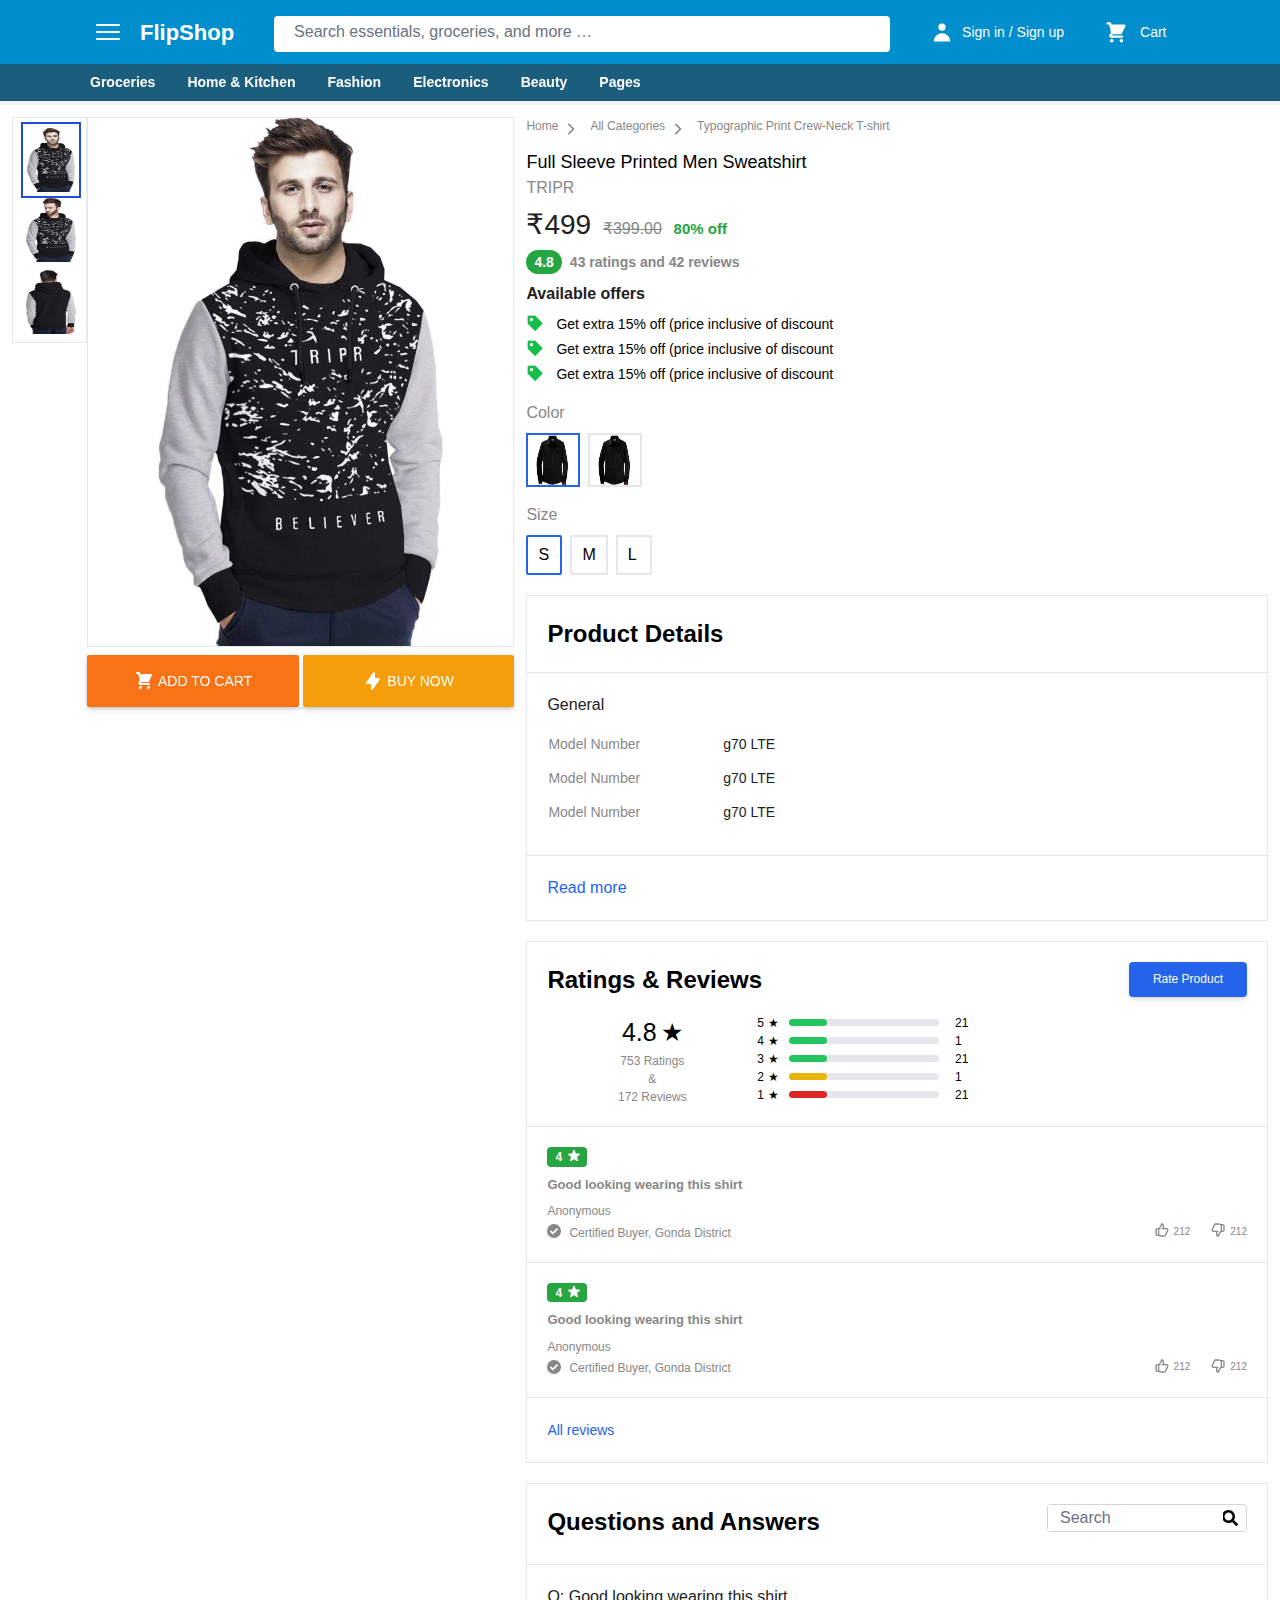
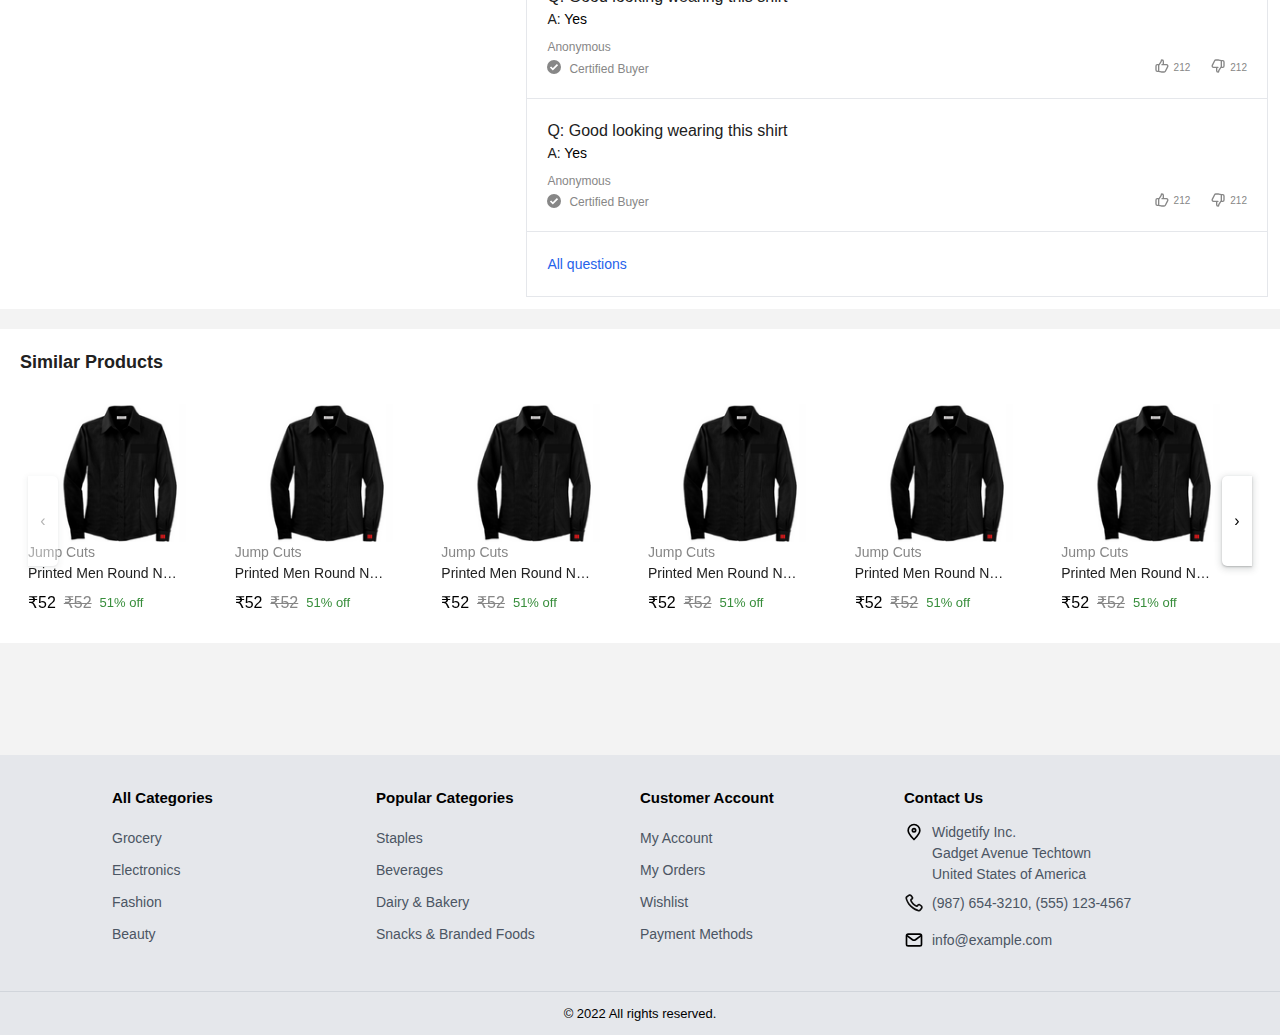
<file: product.html>
<!doctype html>
<html>
<head>
     <meta charset="UTF-8">
     <meta name="viewport" content="width=device-width, initial-scale=1.0">
     <link href="./assets/css/output.css" rel="stylesheet">
     <link href="./assets/css/custom.css" rel="stylesheet" />
     <link href="./assets/css/owl.carousel.min.css" rel="stylesheet">
     <link href="./assets/css/owl.theme.default.min.css" rel="stylesheet">
     <title>Product Details</title>
</head>
<body class="bg-[#F3F3F3]">
       <!-- Hearder Section -->
       <header class="w-full bg-[#008ECC] flex justify-center h-23 sm:h-23 md:h-23 lg:h-16 fixed top-0 z-50">
          <div class="w-screen  max-w-[1120px]">
               <div class="flex mt-2 sm:mt-2 md:mt-2 lg:mt-4">
                    <div class="menu-bar float-left cursor-pointer text-white ml-3 m-0 mr-4 h-8 w-8 openNav">
                         <svg xmlns="http://www.w3.org/2000/svg" fill="none" viewBox="0 0 24 24" stroke-width="1.5"
                              stroke="currentColor" class="h-8 w-8">
                              <path stroke-linecap="round" stroke-linejoin="round"
                                   d="M3.75 6.75h16.5M3.75 12h16.5m-16.5 5.25h16.5" />
                         </svg>
                    </div>
                    <!-- Side Menu Section -->
                    <div class="menu-section bg-[rgba(0,0,0,.2)] z-[99] w-full h-full fixed left-0 top-0 duration-75 hidden">
                         <div class="menu-sidebar bg-[#ececed] float-left w-[80%] sm:w-[80%] md:w-[80%] lg:w-[320px]  h-full  overflow-y-auto relative z-50">
                                   <div class="menu-header bg-[#008ECC] h-16 sm:h-16 md:h-16 lg:h-16">
                                        <div class="flex justify-between px-3">
                                             <div class="flex justify-center items-center mt-4">
                                                  <div class="close text-white text-2xl cursor-pointer closeNav">
                                                       <svg xmlns="http://www.w3.org/2000/svg" fill="none"
                                                            viewBox="0 0 24 24" stroke-width="1.5" stroke="currentColor"
                                                            class="w-6 h-6">
                                                            <path stroke-linecap="round" stroke-linejoin="round"  d="M15.75 19.5L8.25 12l7.5-7.5" />
                                                       </svg>
                                                  </div>
                                                  <div class="ml-1 text-white font-semibold">Hello</div>
                                             </div>
                                             <div class="profile text-[14px] flex justify-center items-center mt-4">
                                                  <a href="login.html"
                                                       class="text-white font-bold flex  border px-4 py-1 rounded-[40px] hover:border-[#000]">
                                                       Sign In
                                                  </a>
                                             </div>
                                        </div>
                                   </div>
                                   <div class="menu-body">
                                        <div class="menu-category bg-white pt-6 pb-8 px-4 mb-1">
                                             <ul>
                                                  <li>
                                                       <a href="#" class="text-gray-500 block border-b py-2 flex">
                                                            <svg xmlns="http://www.w3.org/2000/svg" fill="none"
                                                                 viewBox="0 0 24 24" stroke-width="1.5" stroke="currentColor"
                                                                 class="w-6 h-6 text-[#008ECC]">
                                                                 <path stroke-linecap="round" stroke-linejoin="round"
                                                                      d="M2.25 12l8.954-8.955c.44-.439 1.152-.439 1.591 0L21.75 12M4.5 9.75v10.125c0 .621.504 1.125 1.125 1.125H9.75v-4.875c0-.621.504-1.125 1.125-1.125h2.25c.621 0 1.125.504 1.125 1.125V21h4.125c.621 0 1.125-.504 1.125-1.125V9.75M8.25 21h8.25" />
                                                            </svg>
                                                            <span class="ml-2">Home</span>
                                                       </a>
                                                  </li>
                                                  <li>
                                                       <a href="#" class="text-gray-500 block border-b py-3 flex">
                                                            <svg xmlns="http://www.w3.org/2000/svg" fill="none"
                                                                 viewBox="0 0 24 24" stroke-width="1.5" stroke="currentColor"
                                                                 class="w-6 h-6 text-[#008ECC]">
                                                                 <path stroke-linecap="round" stroke-linejoin="round"
                                                                      d="M10.5 6h9.75M10.5 6a1.5 1.5 0 11-3 0m3 0a1.5 1.5 0 10-3 0M3.75 6H7.5m3 12h9.75m-9.75 0a1.5 1.5 0 01-3 0m3 0a1.5 1.5 0 00-3 0m-3.75 0H7.5m9-6h3.75m-3.75 0a1.5 1.5 0 01-3 0m3 0a1.5 1.5 0 00-3 0m-9.75 0h9.75" />
                                                            </svg>
                                                            <span class="ml-2">Category</span>
                                                       </a>
                                                  </li>
                                             </ul>
                                             <div class=" font-semibold text-black text-sm mt-4 mb-3">My Account</div>
                                             <ul>
                                                  <li>
                                                       <a href="#" class="text-gray-500 block border-b py-2 flex">
                                                            <svg xmlns="http://www.w3.org/2000/svg" fill="none"
                                                                 viewBox="0 0 24 24" stroke-width="1.5" stroke="currentColor"
                                                                 class="w-6 h-6 text-[#008ECC]">
                                                                 <path stroke-linecap="round" stroke-linejoin="round"
                                                                      d="M2.25 12l8.954-8.955c.44-.439 1.152-.439 1.591 0L21.75 12M4.5 9.75v10.125c0 .621.504 1.125 1.125 1.125H9.75v-4.875c0-.621.504-1.125 1.125-1.125h2.25c.621 0 1.125.504 1.125 1.125V21h4.125c.621 0 1.125-.504 1.125-1.125V9.75M8.25 21h8.25" />
                                                            </svg>
                                                            <span class="ml-2">My Orders</span>
                                                       </a>
                                                  </li>
                                                  <li>
                                                       <a href="#" class="text-gray-500 block border-b py-3 flex">
                                                            <svg xmlns="http://www.w3.org/2000/svg" fill="none" viewBox="0 0 24 24" stroke-width="1.5" stroke="currentColor" class="w-6 h-6 text-[#008ECC]">
                                                                 <path stroke-linecap="round" stroke-linejoin="round" d="M8.25 6.75h12M8.25 12h12m-12 5.25h12M3.75 6.75h.007v.008H3.75V6.75zm.375 0a.375.375 0 11-.75 0 .375.375 0 01.75 0zM3.75 12h.007v.008H3.75V12zm.375 0a.375.375 0 11-.75 0 .375.375 0 01.75 0zm-.375 5.25h.007v.008H3.75v-.008zm.375 0a.375.375 0 11-.75 0 .375.375 0 01.75 0z" />
                                                            </svg>
                                                            <span class="ml-2">My List</span>
                                                       </a>
                                                  </li>
                                                  <li>
                                                       <a href="#" class="text-gray-500 block border-b py-3 flex">
                                                            <svg xmlns="http://www.w3.org/2000/svg" fill="none" viewBox="0 0 24 24" stroke-width="1.5" stroke="currentColor" class="w-6 h-6 text-[#008ECC]">
                                                                 <path stroke-linecap="round" stroke-linejoin="round" d="M21 8.25c0-2.485-2.099-4.5-4.688-4.5-1.935 0-3.597 1.126-4.312 2.733-.715-1.607-2.377-2.733-4.313-2.733C5.1 3.75 3 5.765 3 8.25c0 7.22 9 12 9 12s9-4.78 9-12z" />
                                                               </svg>
                                                            <span class="ml-2">My Wishlist</span>
                                                       </a>
                                                  </li>
                                                  <li>
                                                       <a href="#" class="text-gray-500 block border-b py-3 flex">
                                                            <svg xmlns="http://www.w3.org/2000/svg" fill="none" viewBox="0 0 24 24" stroke-width="1.5" stroke="currentColor" class="w-6 h-6 text-[#008ECC]">
                                                                 <path stroke-linecap="round" stroke-linejoin="round" d="M21 12a2.25 2.25 0 00-2.25-2.25H15a3 3 0 11-6 0H5.25A2.25 2.25 0 003 12m18 0v6a2.25 2.25 0 01-2.25 2.25H5.25A2.25 2.25 0 013 18v-6m18 0V9M3 12V9m18 0a2.25 2.25 0 00-2.25-2.25H5.25A2.25 2.25 0 003 9m18 0V6a2.25 2.25 0 00-2.25-2.25H5.25A2.25 2.25 0 003 6v3" />
                                                               </svg>
                                                            <span class="ml-2">Wallet</span>
                                                       </a>
                                                  </li>
                                             </ul>
                                             <div class=" font-semibold text-black text-sm mt-4 mb-3">Help & Support</div>
                                             <ul>
                                                  <li>
                                                       <a href="#" class="text-gray-500 block border-b py-2 flex">
                                                            <svg xmlns="http://www.w3.org/2000/svg" fill="none" viewBox="0 0 24 24" stroke-width="1.5" stroke="currentColor" class="w-6 h-6 text-[#008ECC]">
                                                                 <path stroke-linecap="round" stroke-linejoin="round" d="M9.879 7.519c1.171-1.025 3.071-1.025 4.242 0 1.172 1.025 1.172 2.687 0 3.712-.203.179-.43.326-.67.442-.745.361-1.45.999-1.45 1.827v.75M21 12a9 9 0 11-18 0 9 9 0 0118 0zm-9 5.25h.008v.008H12v-.008z" />
                                                               </svg>
                                                            <span class="ml-2">FAQs/Need Help</span>
                                                       </a>
                                                  </li>
                                                  <li>
                                                       <a href="#" class="text-gray-500 block border-b py-3 flex">
                                                            <svg xmlns="http://www.w3.org/2000/svg" fill="none" viewBox="0 0 24 24" stroke-width="1.5" stroke="currentColor" class="w-6 h-6 text-[#008ECC]">
                                                                 <path stroke-linecap="round" stroke-linejoin="round" d="M18 18.72a9.094 9.094 0 003.741-.479 3 3 0 00-4.682-2.72m.94 3.198l.001.031c0 .225-.012.447-.037.666A11.944 11.944 0 0112 21c-2.17 0-4.207-.576-5.963-1.584A6.062 6.062 0 016 18.719m12 0a5.971 5.971 0 00-.941-3.197m0 0A5.995 5.995 0 0012 12.75a5.995 5.995 0 00-5.058 2.772m0 0a3 3 0 00-4.681 2.72 8.986 8.986 0 003.74.477m.94-3.197a5.971 5.971 0 00-.94 3.197M15 6.75a3 3 0 11-6 0 3 3 0 016 0zm6 3a2.25 2.25 0 11-4.5 0 2.25 2.25 0 014.5 0zm-13.5 0a2.25 2.25 0 11-4.5 0 2.25 2.25 0 014.5 0z" />
                                                               </svg>
                                                            <span class="ml-2">About Us</span>
                                                       </a>
                                                  </li>
                                                  <li>
                                                       <a href="#" class="text-gray-500 block border-b py-3 flex">
                                                            <svg xmlns="http://www.w3.org/2000/svg" fill="none" viewBox="0 0 24 24" stroke-width="1.5" stroke="currentColor" class="w-6 h-6 text-[#008ECC]">
                                                                 <path stroke-linecap="round" stroke-linejoin="round" d="M14.25 9.75v-4.5m0 4.5h4.5m-4.5 0l6-6m-3 18c-8.284 0-15-6.716-15-15V4.5A2.25 2.25 0 014.5 2.25h1.372c.516 0 .966.351 1.091.852l1.106 4.423c.11.44-.054.902-.417 1.173l-1.293.97a1.062 1.062 0 00-.38 1.21 12.035 12.035 0 007.143 7.143c.441.162.928-.004 1.21-.38l.97-1.293a1.125 1.125 0 011.173-.417l4.423 1.106c.5.125.852.575.852 1.091V19.5a2.25 2.25 0 01-2.25 2.25h-2.25z" />
                                                               </svg>
                                                            <span class="ml-2">Contact Us</span>
                                                       </a>
                                                  </li>
                                                  <li>
                                                       <a href="#" class="text-gray-500 block border-b py-3 flex">
                                                            <svg xmlns="http://www.w3.org/2000/svg" fill="none" viewBox="0 0 24 24" stroke-width="1.5" stroke="currentColor" class="w-6 h-6 text-[#008ECC]">
                                                                 <path stroke-linecap="round" stroke-linejoin="round" d="M12 6.042A8.967 8.967 0 006 3.75c-1.052 0-2.062.18-3 .512v14.25A8.987 8.987 0 016 18c2.305 0 4.408.867 6 2.292m0-14.25a8.966 8.966 0 016-2.292c1.052 0 2.062.18 3 .512v14.25A8.987 8.987 0 0018 18a8.967 8.967 0 00-6 2.292m0-14.25v14.25" />
                                                               </svg>
                                                            <span class="ml-2">Guide</span>
                                                       </a>
                                                  </li>
                                                  <li>
                                                       <a href="#" class="text-gray-500 block border-b py-3 flex">
                                                            <svg xmlns="http://www.w3.org/2000/svg" fill="none" viewBox="0 0 24 24" stroke-width="1.5" stroke="currentColor" class="w-6 h-6 text-[#008ECC]">
                                                                 <path stroke-linecap="round" stroke-linejoin="round" d="M11.25 11.25l.041-.02a.75.75 0 011.063.852l-.708 2.836a.75.75 0 001.063.853l.041-.021M21 12a9 9 0 11-18 0 9 9 0 0118 0zm-9-3.75h.008v.008H12V8.25z" />
                                                               </svg>
                                                            <span class="ml-2">Caution Notice</span>
                                                       </a>
                                                  </li>
                                             </ul>
                                        </div>
     
                                       
                                   </div>
                         </div>
                    </div>
                    <!-- Logo  -->
                    <div class="logo flex justify-center mr-10">
                         <a href="index.html" class="max-w-full text-white font-bold text-[22px]">
                               FlipShop
                         </a>
                    </div>
                    <!-- Search -->
                    <div
                         class="search-container w-[55%] h-9 mr-10 rounded bg-white hidden md:hidden sm:hidden lg:block">
                         <div class="search-box h-10 flex">
                              <form action="" class="p-1 pl-5 w-[95%]">
                                   <input type="text"
                                        class="w-full p-0 border-none border-transparent focus:border-transparent focus:ring-0"
                                        placeholder="Search essentials, groceries, and more …">
                              </form>
                              <div class="search-list w-6 h-6 mt-1.5"></div>
                         </div>
                    </div>
                    <!-- Login -->
                    <div class="login mt-1 mr-2 sm:mr-3 md:mr-3 lg:mr-8">
                         <a href="login.html" class="text-sm text-white flex">
                              <span><svg xmlns="http://www.w3.org/2000/svg" class="h-6 w-6" viewBox="0 0 20 20"
                                        fill="currentColor">
                                        <path fill-rule="evenodd"
                                             d="M10 9a3 3 0 100-6 3 3 0 000 6zm-7 9a7 7 0 1114 0H3z"
                                             clip-rule="evenodd" />
                                   </svg></span>
                              <span class="hidden md:hidden sm:hidden lg:block  ml-2 mt-[2px]">Sign in / Sign up</span>
                         </a>
                    </div>
                    <!-- Cart -->
                    <div class="cart mt-[5px]">
                         <a href="cart.html" class="text-sm pl-2 text-white flex">
                              <span class="mr-3 sm:mr-3 md:mr-5 lg:mr-3">
                                   <svg xmlns="http://www.w3.org/2000/svg" class="h-6 w-6" viewBox="0 0 20 20"
                                        fill="currentColor">
                                        <path
                                             d="M3 1a1 1 0 000 2h1.22l.305 1.222a.997.997 0 00.01.042l1.358 5.43-.893.892C3.74 11.846 4.632 14 6.414 14H15a1 1 0 000-2H6.414l1-1H14a1 1 0 00.894-.553l3-6A1 1 0 0017 3H6.28l-.31-1.243A1 1 0 005 1H3zM16 16.5a1.5 1.5 0 11-3 0 1.5 1.5 0 013 0zM6.5 18a1.5 1.5 0 100-3 1.5 1.5 0 000 3z" />
                                   </svg>
                              </span>
                              <span class="hidden md:hidden sm:hidden lg:block  mt-[1px]">Cart</span>
                         </a>
                    </div>
               </div>
               <!-- Mobile Search Section -->
               <div
                    class="mobile-search-container w-[95%] m-auto h-8 mt-1 rounded bg-white block md:block sm:block lg:hidden">
                    <div class="search-box h-10 flex">
                         <form action="" class="p-1 pl-5 w-full">
                              <input type="text"
                                   class="w-full border-transparent focus:border-transparent focus:ring-0 border-none p-0"
                                   placeholder="Search essentials, groceries, and more …">
                         </form>
                         <div class="search-list mr-2 w-6 h-6 mt-1.5"></div>
                    </div>
               </div>
          </div>
     </header>
     <!-- Menu Section -->
     <div class="w-full bg-[#0c5273ef] fixed top-[64px] z-10 hidden sm:hidden md:hidden lg:block">
          <nav class="max-w-[1100px] m-auto">
               <ul class="flex">
                   <li class="relative parent-menu">
                    <a href="fliter.html" class="text-white font-semibold text-[14px] pr-4 py-2 block">Groceries</a>
                    <div class="child-menu">
                         <div class="absolute top-[37px]">
                              <ul class="max-w-[250px] min-w-[250px] bg-[#fff] p-[8px] shadow rounded-b-[6px]">
                                   <li><a href="fliter.html" class="py-2 px-1 block rounded hover:bg-gray-100 hover:text-black">Fruits</a></li>
                                   <li><a href="fliter.html" class="py-2 px-1 block rounded hover:bg-gray-100 hover:text-black">Dairy</a></li>
                                   <li><a href="fliter.html" class="py-2 px-1 block rounded hover:bg-gray-100 hover:text-black">Bakery</a></li>
                                   <li><a href="fliter.html" class="py-2 px-1 block rounded hover:bg-gray-100 hover:text-black">Personal Care</a></li>
                              </ul>
                         </div>
                    </div>
                  </li>
                  <li class="relative parent-menu">
                    <a href="fliter.html" class="text-white font-semibold text-[14px] px-4 py-2 block">Home & Kitchen</a>
                    <div class="child-menu">
                         <div class="absolute top-[37px]">
                              <ul class="max-w-[250px] min-w-[250px] bg-[#fff] p-[8px] shadow rounded-b-[6px]">
                                   <li><a href="fliter.html" class="py-2 px-1 block rounded hover:bg-gray-100 hover:text-black">Kitchenware</a></li>
                                   <li><a href="fliter.html" class="py-2 px-1 block rounded hover:bg-gray-100 hover:text-black">Furniture</a></li>
                                   <li><a href="fliter.html" class="py-2 px-1 block rounded hover:bg-gray-100 hover:text-black">Tableware</a></li>
                                   <li><a href="fliter.html" class="py-2 px-1 block rounded hover:bg-gray-100 hover:text-black">Home Decor</a></li>
                              </ul>
                         </div>
                    </div>
                   </li>
                   <li class="relative parent-menu">
                    <a href="fliter.html" class="text-white font-semibold text-[14px] px-4 py-2 block">Fashion</a>
                    <div class="child-menu">
                         <div class="absolute top-[37px]">
                              <ul class="max-w-[250px] min-w-[250px] bg-[#fff] p-[8px] shadow rounded-b-[6px]">
                                   <li><a href="fliter.html" class="py-2 px-1 block rounded hover:bg-gray-100 hover:text-black">Men</a></li>
                                   <li><a href="fliter.html" class="py-2 px-1 block rounded hover:bg-gray-100 hover:text-black">Women</a></li>
                                   <li><a href="fliter.html" class="py-2 px-1 block rounded hover:bg-gray-100 hover:text-black">Boy</a></li>
                                   <li><a href="fliter.html" class="py-2 px-1 block rounded hover:bg-gray-100 hover:text-black">Girl</a></li>
                              </ul>
                         </div>
                    </div>
                    </li>
                    <li class="relative parent-menu">
                    <a href="fliter.html" class="text-white font-semibold text-[14px] px-4 py-2 block">Electronics</a>
                    <div class="child-menu">
                         <div class="absolute top-[37px]">
                              <ul class="max-w-[250px] min-w-[250px] bg-[#fff] p-[8px] shadow rounded-b-[6px]">
                                   <li><a href="fliter.html" class="py-2 px-1 block rounded hover:bg-gray-100 hover:text-black">Mobiles</a></li>
                                   <li><a href="fliter.html" class="py-2 px-1 block rounded hover:bg-gray-100 hover:text-black">Tablets</a></li>
                                   <li><a href="fliter.html" class="py-2 px-1 block rounded hover:bg-gray-100 hover:text-black">Laptop</a></li>
                                   <li><a href="fliter.html" class="py-2 px-1 block rounded hover:bg-gray-100 hover:text-black">Desktop</a></li>
                              </ul>
                         </div>
                    </div>
                    </li>
                    <li class="relative parent-menu">
                    <a href="fliter.html" class="text-white font-semibold text-[14px] px-4 py-2 block">Beauty</a>
                    <div class="child-menu">
                         <div class="absolute top-[37px]">
                              <ul class="max-w-[250px] min-w-[250px] bg-[#fff] p-[8px] shadow rounded-b-[6px]">
                                   <li><a href="fliter.html" class="py-2 px-1 block rounded hover:bg-gray-100 hover:text-black">Make-Up</a></li>
                                   <li><a href="fliter.html" class="py-2 px-1 block rounded hover:bg-gray-100 hover:text-black">Hair</a></li>
                                   <li><a href="fliter.html" class="py-2 px-1 block rounded hover:bg-gray-100 hover:text-black">Skin Care</a></li>
                                   <li><a href="fliter.html" class="py-2 px-1 block rounded hover:bg-gray-100 hover:text-black">Fragrances</a></li>
                              </ul>
                         </div>
                    </div>
                    </li>
                    <li class="relative parent-menu">
                         <a href="#" class="text-white font-semibold text-[14px] px-4 py-2 block">Pages</a>
                         <div class="child-menu">
                              <div class="absolute top-[37px]">
                                   <ul class="max-w-[250px] min-w-[250px] bg-[#fff] p-[8px] shadow rounded-b-[6px]">
                                        <li><a href="login.html" class="py-2 px-1 block rounded hover:bg-gray-100 hover:text-black">Login/Signup Page</a></li>
                                        <li><a href="verify.html" class="py-2 px-1 block rounded hover:bg-gray-100 hover:text-black">OTP Verify Page</a></li>
                                        <li><a href="fliter.html" class="py-2 px-1 block rounded hover:bg-gray-100 hover:text-black">Shop Page</a></li>
                                        <li><a href="product.html" class="py-2 px-1 block rounded hover:bg-gray-100 hover:text-black">Shop Single Page</a></li>
                                        <li><a href="cart.html" class="py-2 px-1 block rounded hover:bg-gray-100 hover:text-black">Cart Page</a></li>
                                        <li><a href="checkout.html" class="py-2 px-1 block rounded hover:bg-gray-100 hover:text-black">Checkout Page</a></li>
                                   </ul>
                              </div>
                         </div>
                    </li>
               </ul>
         </nav>
     </div>
     <div class="product-section max-w-[1366px] m-auto mt-[70px] sm:mt-[70px] md:mt-[70px] lg:mt-[105px]">
          <div class="block sm:block md:block lg:flex p-3 bg-white">
               <div class="w-[100%] sm:w-[100%] md:w-[100%] lg:w-[40%] relative sm:relative md:relative lg:sticky top-0 sm:top-0 md:top-0 lg:top-[64px] bottom-0 z-2 h-[100%] sm:h-[100%] md:h-[100%] lg:h-[100vh] ">
                    <div class="flex sm:flex-col-reverse flex-col-reverse md:flex-col-reverse lg:flex-row mt-5 sm:mt-5 md:mt-5 lg:mt-0">
                         <div id="thumbs" class="w-[100%] sm:w-[100%] md:w-[100%] lg:w-[15%]">
                              <ul class="border-0 sm:border-0 md:border-0 lg:border pt-1 pb-1 flex sm:flex md:flex lg:block">
                                   <li class="w-[60px] h-[60px] mb-3 ml-0 sm:ml-0 md:ml-0 lg:ml-[8px]">
                                        <a class="block p-1 border-2 border-blue-700 border-thumb"
                                             href="./assets/image/1.jpeg" rel="./assets/image/1.jpeg"
                                             data-image="./assets/image/1.jpeg"
                                             data-zoom-image="./assets/image/1.jpeg">
                                             <img src="./assets/image/1.jpeg" alt="1" class="w-[60px] h-[60px]" />
                                        </a>
                                   </li>

                                   <li class="w-[60px] h-[60px] mb-3 ml-0 sm:ml-0 md:ml-0 lg:ml-[8px]">
                                        <a class="block p-1" href="./assets/image/2.jpeg" rel="./assets/image/2.jpeg"
                                             data-image="./assets/image/2.jpeg"
                                             data-zoom-image="./assets/image/2.jpeg">
                                             <img src="./assets/image/2.jpeg" alt="2"  class="w-[60px] h-[60px]" />
                                        </a>
                                   </li>
                                   <li class="w-[60px] h-[60px] mb-3 ml-0 sm:ml-0 md:ml-0 lg:ml-[8px]">
                                        <a class="block p-1" href="./assets/image/3.jpeg" rel="./assets/image/3.jpeg"
                                             data-image="./assets/image/3.jpeg"
                                             data-zoom-image="./assets/image/3.jpeg">
                                             <img src="./assets/image/3.jpeg" alt="3"  class="w-[60px] h-[60px]" />
                                        </a>
                                   </li>
                              </ul>
                         </div>
                         <div class="w-[100%] sm:w-[100%] md:w-[100%] lg:w-[85%]">
                                   <div id="bigpic" class="flex justify-center border">
                                        <img src="./assets/image/1.jpeg" alt="1" id="zoom_01" class="w-[200px]  h-[300px] sm:w-[200px] md:w-[200px] lg:w-[285px] sm:h-[300px] md:h-[300px] lg:h-[528px]"
                                        data-zoom-image="./assets/image/1.jpeg" />
                                   </div>
                               <div class="buy-btn-cart mt-2 bottom-0 bg-white sm:bg-white md:bg-white lg:bg-none z-50 sm:z-50 md:z-50 lg:z-0 sm:bottom-0 md:bottom-0 left-0 sm:left-0 md:left-0 right-0 sm:right-0 md:right-0 fixed sm:fixed md:fixed lg:relative">
                                      <ul class="flex">
                                           <li class="text-center w-[50%] mr-1">
                                             <div class="flex space-x-2 justify-center">
                                                  <a href="cart.html" class="w-full">
                                                  <button type="button"  class="w-full flex justify-center px-6 py-[16px] bg-orange-500 text-white font-medium text-xs leading-tight uppercase rounded-[2px] shadow-md hover:bg-orange-500 hover:shadow-lg focus:bg-orange-500 focus:shadow-lg focus:outline-none focus:ring-0 active:bg-orange-600 active:shadow-lg transition duration-150 ease-in-out">
                                                     <svg xmlns="http://www.w3.org/2000/svg" class="h-5 w-5" viewBox="0 0 20 20" fill="currentColor">
                                                       <path d="M3 1a1 1 0 000 2h1.22l.305 1.222a.997.997 0 00.01.042l1.358 5.43-.893.892C3.74 11.846 4.632 14 6.414 14H15a1 1 0 000-2H6.414l1-1H14a1 1 0 00.894-.553l3-6A1 1 0 0017 3H6.28l-.31-1.243A1 1 0 005 1H3zM16 16.5a1.5 1.5 0 11-3 0 1.5 1.5 0 013 0zM6.5 18a1.5 1.5 0 100-3 1.5 1.5 0 000 3z" />
                                                     </svg>
                                                    <span class="mt-[2px] pl-1 text-[14px]">Add to Cart</span>
                                                  </button>
                                                </a>
                                             </div>
                                           </li>
                                           <li class="text-center w-[50%] ">
                                             <div class="flex space-x-2 justify-center">
                                                     <a href="cart.html" class="w-full">
                                                     <button type="button" class="w-full flex justify-center px-6 py-[16px] bg-amber-500 text-white font-medium text-xs leading-tight uppercase rounded-[2px] shadow-md hover:bg-amber-500 hover:shadow-lg focus:bg-amber-500 focus:shadow-lg focus:outline-none focus:ring-0 active:bg-amber-600 active:shadow-lg transition duration-150 ease-in-out">
                                                     
                                                       <svg xmlns="http://www.w3.org/2000/svg" class="h-5 w-5" viewBox="0 0 20 20" fill="currentColor">
                                                            <path fill-rule="evenodd" d="M11.3 1.046A1 1 0 0112 2v5h4a1 1 0 01.82 1.573l-7 10A1 1 0 018 18v-5H4a1 1 0 01-.82-1.573l7-10a1 1 0 011.12-.38z" clip-rule="evenodd" />
                                                       </svg>
                                                      <span class="mt-[2px] pl-1 text-[14px]">Buy Now</span>
                                                    </button>
                                                  </a>
                                             </div>
                                           </li>
                                      </ul>
                               </div>
                         </div>
                    </div>
               </div>
               <div class="w-[100%] sm:w-[100%] md:w-[100%] lg:w-[60%] pl-3  ">
                    <div class="breadcrumbs hidden sm:hidden md:hidden lg:block">
                         <ul class="flex text-[12px] text-[#878787]">
                              <li class="home pr-2 flex"> <a href="#" title="Go to Home"> Home </a> 
                                   <svg class="rotate-[270deg] text-[#878787]" xmlns="http://www.w3.org/2000/svg" width="24" height="24" viewBox="0 0 24 24">
                                        <g fill="none" fill-rule="evenodd">
                                            <path d="M0 0H24V24H0z"/>
                                            <path d="M0 0H24V24H0z"/>
                                            <path fill="#000" fill-opacity=".5" d="M17.28 10.22c-.293-.293-.768-.293-1.06 0l-4.228 4.224-4.213-4.212c-.292-.293-.767-.293-1.06 0-.292.292-.292.767 0 1.06l4.743 4.742c.147.148.337.22.53.22.192 0 .385-.072.53-.22l4.757-4.757c.295-.29.295-.765 0-1.058z"/>
                                        </g>
                                    </svg>
                              </li>
                              <li class="home pr-2 flex"> <a href="#" title="Go to All Categories"> All Categories</a>
                                   <svg class="rotate-[270deg] text-[#878787]" xmlns="http://www.w3.org/2000/svg" width="24" height="24" viewBox="0 0 24 24">
                                        <g fill="none" fill-rule="evenodd">
                                            <path d="M0 0H24V24H0z"/>
                                            <path d="M0 0H24V24H0z"/>
                                            <path fill="#000" fill-opacity=".5" d="M17.28 10.22c-.293-.293-.768-.293-1.06 0l-4.228 4.224-4.213-4.212c-.292-.293-.767-.293-1.06 0-.292.292-.292.767 0 1.06l4.743 4.742c.147.148.337.22.53.22.192 0 .385-.072.53-.22l4.757-4.757c.295-.29.295-.765 0-1.058z"/>
                                        </g>
                                    </svg>
                              </li>
                              <li class="home pr-2 flex"><span>Typographic Print Crew-Neck T-shirt</span></li>
                         </ul>
                    </div>
                    <div class="product-title mt-2">
                         <h1>
                              <span class="text-[18px]">Full Sleeve Printed Men Sweatshirt</span>
                              <span class="table text-[#878787]">TRIPR</span>
                         </h1>
                    </div>
                    <div class="price mt-1">
                         <div class="text-[28px] text-[#212121]">
                              <span>&#8377;499</span>
                              <span class="text-[#878787] text-[16px] ml-1"><strike>&#8377;399.00</strike></span>
                              <span class="text-[15px] text-[#26a541] font-semibold ml-1">80% off</span>
                         </div>
                    </div>
                    <div class="rating mt-1 goToRating cursor-pointer table">
                         
                              <span class="bg-[#26a541] text-[14px] font-semibold text-white pt-1 pl-2 pr-2 pb-1 rounded-[14px]">4.8</span>
                              <span class=" font-semibold text-[14px] text-[#878787] ml-2">43 ratings and 42 reviews</span>
                      
                    </div>
                    <div class="offer mt-2">
                         <span class="text-[#212121] text-[16px] font-semibold">Available offers</span>
                         <ul class="mt-2">
                              <li class="flex text-[14px] mb-1"><span class="mr-3"><img src="./assets/image/offer.png"
                                             alt="offer" width="18" height="18"></span><span>Get extra 15% off (price
                                        inclusive of discount</span></li>
                              <li class="flex text-[14px] mb-1"><span class="mr-3"><img src="./assets/image/offer.png"
                                             alt="offer" width="18" height="18"></span><span>Get extra 15% off (price
                                        inclusive of discount</span></li>
                              <li class="flex text-[14px] mb-1"><span class="mr-3"><img src="./assets/image/offer.png"
                                             alt="offer" width="18" height="18"></span><span>Get extra 15% off (price
                                        inclusive of discount</span></li>
                         </ul>
                    </div>
                    <div class="product-color mt-4">
                         <span class="text-[16px] font-medium text-[#878787]">Color</span>
                         <ul class="mt-2 flex">
                              <li><a href="#" class="color-product-img mr-2 border-2 border-blue-600 block links-click"><img src="./assets/image/3.png" class="w-[50px] h-[50px]" alt="product-img"></a></li>
                              <li><a href="#" class="color-product-img mr-2 border-2 block links-click"><img src="./assets/image/3.png" class="w-[50px] h-[50px]" alt="product-img"></a></li>
                         </ul>

                    </div>
                    <div class="product-size mt-4">
                         <span class="text-[16px] font-medium text-[#878787]">Size</span>
                         <ul class="mt-2 flex">
                              <li><a href="#"
                                        class="mr-2 block border-blue-600 size-click pt-[6px] pb-[6px] pl-[10px] pr-[10px] rounded-[2px] min-w-[36px] border-2">S</a>
                              </li>
                              <li><a href="#"
                                        class="mr-2 block size-click pt-[6px] pb-[6px] pl-[10px] pr-[10px] rounded-[2px] min-w-[36px] border-2">M</a>
                              </li>
                              <li><a href="#"
                                        class="mr-2 block size-click pt-[6px] pb-[6px] pl-[10px] pr-[10px] rounded-[2px] min-w-[36px] border-2">L</a>
                              </li>
                         </ul>
                    </div>

                    <div class="product-details-section  border mt-5">
                         <div class="flex justify-between border-b p-5">
                              <div>
                                   <p class="text-[24px] font-semibold">Product Details</p>
                              </div>
                              <div>
                                   <div class="flex justify-center">
                                       
                                   </div>
                              </div>
                         </div>
                         <div class="show-product-details">
                              <div class="border-b p-5">
                                  <p class="text-[#212121] font-medium mb-4">General</p>
                                  <div class="">
                                   <table class="w-[100%]">
                                        <tbody>
                                        <tr>
                                             <td class="w-[35%] sm:w-[35%] md:w-[30%] lg:w-[25%] text-[14px] text-[#878787] pb-[12px]">Model Number</td>
                                             <td class="w-[65%] sm:w-[65%] md:w-[70%] lg:w-[75%] text-[14px] text-[#212121] pb-[12px]">
                                                  <ul>
                                                       <li>g70 LTE</li>
                                                  </ul>
                                             </td>
                                        </tr>
                                        <tr>
                                             <td class="w-[35%] sm:w-[35%] md:w-[30%] lg:w-[25%] text-[14px] text-[#878787] pb-[12px]">Model Number</td>
                                             <td class="w-[65%] sm:w-[65%] md:w-[70%] lg:w-[75%] text-[14px] text-[#212121] pb-[12px]">
                                                  <ul>
                                                       <li>g70 LTE</li>
                                                  </ul>
                                             </td>
                                        </tr>
                                        <tr>
                                             <td class="w-[35%] sm:w-[35%] md:w-[30%] lg:w-[25%] text-[14px] text-[#878787] pb-[12px]">Model Number</td>
                                             <td class="w-[65%] sm:w-[65%] md:w-[70%] lg:w-[75%] text-[14px] text-[#212121] pb-[12px]">
                                                  <ul>
                                                       <li>g70 LTE</li>
                                                  </ul>
                                             </td>
                                        </tr>
                                        </tbody>
                                      </table>
                                   </div>
                              </div>
                              <div class="more-details hidden">
                                   <div class="border-b p-5">
                                        <p class="text-[#212121] font-medium mb-4">Display Features</p>
                                        <div class="">
                                         <table class="w-[100%]">
                                              <tbody>
                                                  <tr>
                                                       <td class="w-[35%] sm:w-[35%] md:w-[30%] lg:w-[25%] text-[14px] text-[#878787] pb-[12px]">Model Number</td>
                                                       <td class="w-[65%] sm:w-[65%] md:w-[70%] lg:w-[75%] text-[14px] text-[#212121] pb-[12px]">
                                                            <ul>
                                                                 <li>g70 LTE</li>
                                                            </ul>
                                                       </td>
                                                  </tr>
                                                  <tr>
                                                       <td class="w-[35%] sm:w-[35%] md:w-[30%] lg:w-[25%] text-[14px] text-[#878787] pb-[12px]">Model Number</td>
                                                       <td class="w-[65%] sm:w-[65%] md:w-[70%] lg:w-[75%] text-[14px] text-[#212121] pb-[12px]">
                                                            <ul>
                                                                 <li>g70 LTE</li>
                                                            </ul>
                                                       </td>
                                                  </tr>
                                                  <tr>
                                                       <td class="w-[35%] sm:w-[35%] md:w-[30%] lg:w-[25%] text-[14px] text-[#878787] pb-[12px]">Model Number</td>
                                                       <td class="w-[65%] sm:w-[65%] md:w-[70%] lg:w-[75%] text-[14px] text-[#212121] pb-[12px]">
                                                            <ul>
                                                                 <li>g70 LTE</li>
                                                            </ul>
                                                       </td>
                                                  </tr>
                                              </tbody>
                                            </table>
                                         </div>
                                    </div>
                                    <div class="border-b p-5">
                                        <p class="text-[#212121] font-medium mb-4">Os & Processor Features</p>
                                        <div class="">
                                         <table class="w-[100%]">
                                              <tbody>
                                                  <tr>
                                                       <td class="w-[35%] sm:w-[35%] md:w-[30%] lg:w-[25%] text-[14px] text-[#878787] pb-[12px]">Model Number</td>
                                                       <td class="w-[65%] sm:w-[65%] md:w-[70%] lg:w-[75%] text-[14px] text-[#212121] pb-[12px]">
                                                            <ul>
                                                                 <li>g70 LTE</li>
                                                            </ul>
                                                       </td>
                                                  </tr>
                                                  <tr>
                                                       <td class="w-[35%] sm:w-[35%] md:w-[30%] lg:w-[25%] text-[14px] text-[#878787] pb-[12px]">Model Number</td>
                                                       <td class="w-[65%] sm:w-[65%] md:w-[70%] lg:w-[75%] text-[14px] text-[#212121] pb-[12px]">
                                                            <ul>
                                                                 <li>g70 LTE</li>
                                                            </ul>
                                                       </td>
                                                  </tr>
                                                  <tr>
                                                       <td class="w-[35%] sm:w-[35%] md:w-[30%] lg:w-[25%] text-[14px] text-[#878787] pb-[12px]">Model Number</td>
                                                       <td class="w-[65%] sm:w-[65%] md:w-[70%] lg:w-[75%] text-[14px] text-[#212121] pb-[12px]">
                                                            <ul>
                                                                 <li>g70 LTE</li>
                                                            </ul>
                                                       </td>
                                                  </tr>
                                              </tbody>
                                            </table>
                                         </div>
                                    </div>
                              </div>
                              <div class="see-all-product-details p-5">
                                    <button class="text-[16px] font-medium text-blue-600 onClickShow">Read more</button>
                              </div>
                         </div>
                    </div>

                    <div class="rating-review-section  border mt-5">
                         <div class="border-b p-5">
                              <div class="block justify-between sm:block md:flex lg:flex">
                                   <div>
                                        <p class="text-[24px] font-semibold">Ratings & Reviews</p>
                                   </div>
                                   <div>
                                        <div class="space-x-2 text-right mt-3 sm:mt-3 md:mt-3 lg:mt-0">
                                             <button
                                               type="button"
                                               data-mdb-ripple="true"
                                               data-mdb-ripple-color="light"
                                               class="inline-block px-6 py-2.5 bg-blue-600 text-white font-medium text-xs leading-tight rounded shadow-md hover:bg-blue-700 hover:shadow-lg focus:bg-blue-700 focus:shadow-lg focus:outline-none focus:ring-0 active:bg-blue-800 active:shadow-lg transition duration-150 ease-in-out"
                                             >Rate Product</button>
                                        </div>
                                   </div>
                              </div>
                              <div class="all-rating-review mt-4">
                                   <div class="flex">
                                         <div class="w-[100%] sm:w-[100%] md:w-[100%] lg:w-[30%]">
                                              <div class=" text-center">
                                                  <span class="text-[25px]">4.8<span class="pl-1">★</span></span>
                                                  <span class=" block text-[12px] text-[#878787] font-medium">
                                                    753 Ratings 
                                                  <br>&<br>
                                                    172 Reviews
                                                  </span>
                                              </div>
                                            
                                         </div>
                                         <div class="w-[100%] sm:w-[100%] md:w-[100%] lg:w-[30%] pr-2">
                                             <div class="flex w-[100%] h-[100%] flex-nowrap">
                                                  <ul class="w-[10%]">
                                                       <li class="text-[12px]">5<span class="pl-1">★</span></li>
                                                       <li class="text-[12px]">4<span class="pl-1">★</span></li>
                                                       <li class="text-[12px]">3<span class="pl-1">★</span></li>
                                                       <li class="text-[12px]">2<span class="pl-1">★</span></li>
                                                       <li class="text-[12px]">1<span class="pl-1">★</span></li>
                                                  </ul>
                                                  <ul class="w-[80%] mt-[5px] pl-3">
                                                       <li class="mb-[11px]"> <div class="w-full bg-gray-200 h-[7px] rounded mb-2">
                                                         <div class="bg-green-500 h-[7px] rounded" style="width: 25%"></div>
                                                       </div>
                                                     </li>
                                                     <li class="mb-[11px]"> <div class="w-full bg-gray-200 h-[7px] rounded mb-2">
                                                       <div class="bg-green-500 h-[7px] rounded" style="width: 25%"></div>
                                                     </div>
                                                     </li>
                                                       <li class="mb-[11px]"> <div class="w-full bg-gray-200 h-[7px] rounded mb-2">
                                                            <div class="bg-green-500 h-[7px] rounded" style="width: 25%"></div>
                                                       </div>
                                                       </li>
                                                       <li class="mb-[11px]"> <div class="w-full bg-gray-200 h-[7px] rounded mb-2">
                                                       <div class="bg-yellow-500 h-[7px] rounded" style="width: 25%"></div>
                                                       </div>
                                                       </li>
                                                       <li> <div class="w-full bg-gray-200 h-[7px] rounded mb-2">
                                                            <div class="bg-red-600 h-[7px] rounded" style="width: 25%"></div>
                                                       </div>
                                                       </li>
                                                  </ul>
                                                  <ul class="w-[10%] pl-4">
                                                    <li class="text-[12px]">21</li>
                                                    <li class="text-[12px]">1</li>
                                                    <li class="text-[12px]">21</li>
                                                    <li class="text-[12px]">1</li>
                                                    <li class="text-[12px]">21</li>
                                                 </ul>
                                             </div>
                                               
                                         </div>
                                   </div>
                              </div>
                         </div>
                        
                         <div class="show-rating-review">
                              <div class="border-b p-5">
                                   <div>
                                        <span class="flex w-[40px] bg-[#26a541] text-[12px] font-semibold text-white pt-[1px] pl-2 pr-2 pb-[.5px] rounded-[4px]">4<span class="ml-1"><svg xmlns="http://www.w3.org/2000/svg" class="h-4 w-4" viewBox="0 0 20 20" fill="currentColor">
                                             <path d="M9.049 2.927c.3-.921 1.603-.921 1.902 0l1.07 3.292a1 1 0 00.95.69h3.462c.969 0 1.371 1.24.588 1.81l-2.8 2.034a1 1 0 00-.364 1.118l1.07 3.292c.3.921-.755 1.688-1.54 1.118l-2.8-2.034a1 1 0 00-1.175 0l-2.8 2.034c-.784.57-1.838-.197-1.539-1.118l1.07-3.292a1 1 0 00-.364-1.118L2.98 8.72c-.783-.57-.38-1.81.588-1.81h3.461a1 1 0 00.951-.69l1.07-3.292z" />
                                           </svg></span>
                                        </span>
                                      <p class="text-[13px] font-semibold text-[#878787] mt-2">Good looking wearing this shirt</p>
                                       
                                   </div>
                                   <div class="flex justify-between mt-2">
                                        <div>
                                             <p class="text-[12px] block text-[#878787] font-medium">Anonymous</p>
                                             <span class="text-[12px] text-[#878787] font-medium flex mt-1">
                                                  <svg width="14" height="14" viewBox="0 0 12 12"
                                                       xmlns="http://www.w3.org/2000/svg" class="_3V5JvW">
                                                       <g>
                                                            <circle cx="6" cy="6" r="6" fill="#878787"></circle>
                                                            <path stroke="#FFF" stroke-width="1.5" d="M3 6l2 2 4-4"
                                                                 fill="#878787"></path>
                                                       </g>
                                                  </svg>
                                                  <span class="pl-2 -mt-[.5px]">Certified Buyer, <span>Gonda District</span></span>
                                             </span>
                                        </div>
                                        <div class="flex mt-5">
                                             <span class="like mr-5 cursor-pointer flex text-[#878787]">
                                                  <svg xmlns="http://www.w3.org/2000/svg" class="h-4 w-4" fill="none"
                                                       viewBox="0 0 24 24" stroke="currentColor">
                                                       <path stroke-linecap="round" stroke-linejoin="round"
                                                            stroke-width="2"
                                                            d="M14 10h4.764a2 2 0 011.789 2.894l-3.5 7A2 2 0 0115.263 21h-4.017c-.163 0-.326-.02-.485-.06L7 20m7-10V5a2 2 0 00-2-2h-.095c-.5 0-.905.405-.905.905 0 .714-.211 1.412-.608 2.006L7 11v9m7-10h-2M7 20H5a2 2 0 01-2-2v-6a2 2 0 012-2h2.5" />
                                                  </svg>
                                                  <span class="pl-1 text-[10px] mt-[1.5px]">212</span>
                                             </span>
                                             <span class="dislike cursor-pointer flex text-[#878787]">
                                                  <svg xmlns="http://www.w3.org/2000/svg" class="h-4 w-4" fill="none"
                                                       viewBox="0 0 24 24" stroke="currentColor">
                                                       <path stroke-linecap="round" stroke-linejoin="round"
                                                            stroke-width="2"
                                                            d="M10 14H5.236a2 2 0 01-1.789-2.894l3.5-7A2 2 0 018.736 3h4.018a2 2 0 01.485.06l3.76.94m-7 10v5a2 2 0 002 2h.096c.5 0 .905-.405.905-.904 0-.715.211-1.413.608-2.008L17 13V4m-7 10h2m5-10h2a2 2 0 012 2v6a2 2 0 01-2 2h-2.5" />
                                                  </svg>
                                                  <span class="pl-1 text-[10px] mt-[1.5px]">212</span>
                                             </span>
                                        </div>
                                   </div>
                              </div>
                              <div class="border-b p-5">
                                   <div>
                                        <span class="flex w-[40px] bg-[#26a541] text-[12px] font-semibold text-white pt-[1px] pl-2 pr-2 pb-[.5px] rounded-[4px]">4<span class="ml-1"><svg xmlns="http://www.w3.org/2000/svg" class="h-4 w-4" viewBox="0 0 20 20" fill="currentColor">
                                             <path d="M9.049 2.927c.3-.921 1.603-.921 1.902 0l1.07 3.292a1 1 0 00.95.69h3.462c.969 0 1.371 1.24.588 1.81l-2.8 2.034a1 1 0 00-.364 1.118l1.07 3.292c.3.921-.755 1.688-1.54 1.118l-2.8-2.034a1 1 0 00-1.175 0l-2.8 2.034c-.784.57-1.838-.197-1.539-1.118l1.07-3.292a1 1 0 00-.364-1.118L2.98 8.72c-.783-.57-.38-1.81.588-1.81h3.461a1 1 0 00.951-.69l1.07-3.292z" />
                                           </svg></span>
                                        </span>
                                      <p class="text-[13px] font-semibold text-[#878787] mt-2">Good looking wearing this shirt</p>
                                       
                                   </div>
                                   <div class="flex justify-between mt-2">
                                        <div>
                                             <p class="text-[12px] block text-[#878787] font-medium">Anonymous</p>
                                             <span class="text-[12px] text-[#878787] font-medium flex mt-1">
                                                  <svg width="14" height="14" viewBox="0 0 12 12"
                                                       xmlns="http://www.w3.org/2000/svg" class="_3V5JvW">
                                                       <g>
                                                            <circle cx="6" cy="6" r="6" fill="#878787"></circle>
                                                            <path stroke="#FFF" stroke-width="1.5" d="M3 6l2 2 4-4"
                                                                 fill="#878787"></path>
                                                       </g>
                                                  </svg>
                                                  <span class="pl-2 -mt-[.5px]">Certified Buyer, <span>Gonda District</span></span>
                                             </span>
                                        </div>
                                        <div class="flex mt-5">
                                             <span class="like mr-5 cursor-pointer flex text-[#878787]">
                                                  <svg xmlns="http://www.w3.org/2000/svg" class="h-4 w-4" fill="none"
                                                       viewBox="0 0 24 24" stroke="currentColor">
                                                       <path stroke-linecap="round" stroke-linejoin="round"
                                                            stroke-width="2"
                                                            d="M14 10h4.764a2 2 0 011.789 2.894l-3.5 7A2 2 0 0115.263 21h-4.017c-.163 0-.326-.02-.485-.06L7 20m7-10V5a2 2 0 00-2-2h-.095c-.5 0-.905.405-.905.905 0 .714-.211 1.412-.608 2.006L7 11v9m7-10h-2M7 20H5a2 2 0 01-2-2v-6a2 2 0 012-2h2.5" />
                                                  </svg>
                                                  <span class="pl-1 text-[10px] mt-[1.5px]">212</span>
                                             </span>
                                             <span class="dislike cursor-pointer flex text-[#878787]">
                                                  <svg xmlns="http://www.w3.org/2000/svg" class="h-4 w-4" fill="none"
                                                       viewBox="0 0 24 24" stroke="currentColor">
                                                       <path stroke-linecap="round" stroke-linejoin="round"
                                                            stroke-width="2"
                                                            d="M10 14H5.236a2 2 0 01-1.789-2.894l3.5-7A2 2 0 018.736 3h4.018a2 2 0 01.485.06l3.76.94m-7 10v5a2 2 0 002 2h.096c.5 0 .905-.405.905-.904 0-.715.211-1.413.608-2.008L17 13V4m-7 10h2m5-10h2a2 2 0 012 2v6a2 2 0 01-2 2h-2.5" />
                                                  </svg>
                                                  <span class="pl-1 text-[10px] mt-[1.5px]">212</span>
                                             </span>
                                        </div>
                                   </div>
                              </div>
                              <div class="see-all-question p-5">
                                   <a href="#" class="text-[14px] font-medium text-blue-600">All reviews</a>
                              </div>
                         </div>
                    </div>

                    <div class="question-answer-section  border mt-5">
                         <div class="block sm:block md:flex lg:flex justify-between border-b p-3 sm:p-3 md:p-3 lg:p-5">
                              <div>
                                   <p class="text-[24px] font-semibold">Questions and Answers</p>
                              </div>
                              <div class="mt-3 sm:mt-3 md:mt-3 lg:mt-0">
                                   <div class="flex justify-center">
                                        <div class="mb-3 xl:w-[200px]">
                                             <div
                                                  class="input-group relative flex flex-wrap items-stretch w-full border border-solid border-gray-300 rounded">
                                                  <input type="search"
                                                       class="form-control relative flex-auto min-w-0 block w-full px-3 py-[1px] text-base font-normal text-gray-700 bg-white bg-clip-padding transition ease-in-out m-0 border-none border-transparent focus:border-transparent focus:ring-0 focus:outline-none"
                                                       placeholder="Search" aria-label="Search"
                                                       aria-describedby="button-addon2">
                                                  <svg aria-hidden="true" focusable="false" data-prefix="fas"
                                                       data-icon="search" class="w-4 mr-2" role="img"
                                                       xmlns="http://www.w3.org/2000/svg" viewBox="0 0 512 512">
                                                       <path fill="currentColor"
                                                            d="M505 442.7L405.3 343c-4.5-4.5-10.6-7-17-7H372c27.6-35.3 44-79.7 44-128C416 93.1 322.9 0 208 0S0 93.1 0 208s93.1 208 208 208c48.3 0 92.7-16.4 128-44v16.3c0 6.4 2.5 12.5 7 17l99.7 99.7c9.4 9.4 24.6 9.4 33.9 0l28.3-28.3c9.4-9.4 9.4-24.6.1-34zM208 336c-70.7 0-128-57.2-128-128 0-70.7 57.2-128 128-128 70.7 0 128 57.2 128 128 0 70.7-57.2 128-128 128z">
                                                       </path>
                                                  </svg>
                                             </div>
                                        </div>
                                   </div>
                              </div>
                         </div>
                         <div class="show-question-answer">
                              <div class="border-b p-5">
                                   <div>
                                        <p class="text-[16px] font-medium text-[#212121]"><span>Q: </span>Good looking
                                             wearing this shirt</p>
                                        <p class="text-[14px] font-medium"><span class="text-[#212121]">A: </span
                                                  class="text-[#686767]">Yes</p>
                                   </div>
                                   <div class="flex justify-between mt-2">
                                        <div>
                                             <p class="text-[12px] block text-[#878787] font-medium">Anonymous</p>
                                             <span class="text-[12px] text-[#878787] font-medium flex mt-1">
                                                  <svg width="14" height="14" viewBox="0 0 12 12"
                                                       xmlns="http://www.w3.org/2000/svg" class="_3V5JvW">
                                                       <g>
                                                            <circle cx="6" cy="6" r="6" fill="#878787"></circle>
                                                            <path stroke="#FFF" stroke-width="1.5" d="M3 6l2 2 4-4"
                                                                 fill="#878787"></path>
                                                       </g>
                                                  </svg>
                                                  <span class="pl-2 -mt-[.5px]">Certified Buyer</span>
                                             </span>
                                        </div>
                                        <div class="flex mt-5">
                                             <span class="like mr-5 cursor-pointer flex text-[#878787]">
                                                  <svg xmlns="http://www.w3.org/2000/svg" class="h-4 w-4" fill="none"
                                                       viewBox="0 0 24 24" stroke="currentColor">
                                                       <path stroke-linecap="round" stroke-linejoin="round"
                                                            stroke-width="2"
                                                            d="M14 10h4.764a2 2 0 011.789 2.894l-3.5 7A2 2 0 0115.263 21h-4.017c-.163 0-.326-.02-.485-.06L7 20m7-10V5a2 2 0 00-2-2h-.095c-.5 0-.905.405-.905.905 0 .714-.211 1.412-.608 2.006L7 11v9m7-10h-2M7 20H5a2 2 0 01-2-2v-6a2 2 0 012-2h2.5" />
                                                  </svg>
                                                  <span class="pl-1 text-[10px] mt-[1.5px]">212</span>
                                             </span>
                                             <span class="dislike cursor-pointer flex text-[#878787]">
                                                  <svg xmlns="http://www.w3.org/2000/svg" class="h-4 w-4" fill="none"
                                                       viewBox="0 0 24 24" stroke="currentColor">
                                                       <path stroke-linecap="round" stroke-linejoin="round"
                                                            stroke-width="2"
                                                            d="M10 14H5.236a2 2 0 01-1.789-2.894l3.5-7A2 2 0 018.736 3h4.018a2 2 0 01.485.06l3.76.94m-7 10v5a2 2 0 002 2h.096c.5 0 .905-.405.905-.904 0-.715.211-1.413.608-2.008L17 13V4m-7 10h2m5-10h2a2 2 0 012 2v6a2 2 0 01-2 2h-2.5" />
                                                  </svg>
                                                  <span class="pl-1 text-[10px] mt-[1.5px]">212</span>
                                             </span>
                                        </div>
                                   </div>
                              </div>
                              <div class="border-b p-5">
                                   <div>
                                        <p class="text-[16px] font-medium text-[#212121]"><span>Q: </span>Good looking
                                             wearing this shirt</p>
                                        <p class="text-[14px] font-medium"><span class="text-[#212121]">A: </span
                                                  class="text-[#686767]">Yes</p>
                                   </div>
                                   <div class="flex justify-between mt-2">
                                        <div>
                                             <p class="text-[12px] block text-[#878787] font-medium">Anonymous</p>
                                             <span class="text-[12px] text-[#878787] font-medium flex mt-1">
                                                  <svg width="14" height="14" viewBox="0 0 12 12"
                                                       xmlns="http://www.w3.org/2000/svg" class="_3V5JvW">
                                                       <g>
                                                            <circle cx="6" cy="6" r="6" fill="#878787"></circle>
                                                            <path stroke="#FFF" stroke-width="1.5" d="M3 6l2 2 4-4"
                                                                 fill="#878787"></path>
                                                       </g>
                                                  </svg>
                                                  <span class="pl-2 -mt-[.5px]">Certified Buyer</span>
                                             </span>
                                        </div>
                                        <div class="flex mt-5">
                                             <span class="like mr-5 cursor-pointer flex text-[#878787]">
                                                  <svg xmlns="http://www.w3.org/2000/svg" class="h-4 w-4" fill="none"
                                                       viewBox="0 0 24 24" stroke="currentColor">
                                                       <path stroke-linecap="round" stroke-linejoin="round"
                                                            stroke-width="2"
                                                            d="M14 10h4.764a2 2 0 011.789 2.894l-3.5 7A2 2 0 0115.263 21h-4.017c-.163 0-.326-.02-.485-.06L7 20m7-10V5a2 2 0 00-2-2h-.095c-.5 0-.905.405-.905.905 0 .714-.211 1.412-.608 2.006L7 11v9m7-10h-2M7 20H5a2 2 0 01-2-2v-6a2 2 0 012-2h2.5" />
                                                  </svg>
                                                  <span class="pl-1 text-[10px] mt-[1.5px]">212</span>
                                             </span>
                                             <span class="dislike cursor-pointer flex text-[#878787]">
                                                  <svg xmlns="http://www.w3.org/2000/svg" class="h-4 w-4" fill="none"
                                                       viewBox="0 0 24 24" stroke="currentColor">
                                                       <path stroke-linecap="round" stroke-linejoin="round"
                                                            stroke-width="2"
                                                            d="M10 14H5.236a2 2 0 01-1.789-2.894l3.5-7A2 2 0 018.736 3h4.018a2 2 0 01.485.06l3.76.94m-7 10v5a2 2 0 002 2h.096c.5 0 .905-.405.905-.904 0-.715.211-1.413.608-2.008L17 13V4m-7 10h2m5-10h2a2 2 0 012 2v6a2 2 0 01-2 2h-2.5" />
                                                  </svg>
                                                  <span class="pl-1 text-[10px] mt-[1.5px]">212</span>
                                             </span>
                                        </div>
                                   </div>
                              </div>
                              <div class="see-all-question p-5">
                                   <a href="#" class="text-[14px] font-medium text-blue-600">All questions</a>
                              </div>
                         </div>
                    </div>
               </div>
          </div>

          <!-- Similar Product -->

          <div class="similar-product-section bg-white mt-5 p-5">
               <div>
                    <p class="text-[18px] font-bold text-[#212121]">Similar Products</p>
               </div>
               <div class="mt-5">
                    <div class="similar-product-slider owl-carousel">
                         <div class="item-card p-2 transition hover:shadow-md">
                              <a href="product.html">
                                   <img src="./assets/image/3.png" alt="t-shirt"
                                        class="w-[100%] m-auto sm:w-[100%] md:w-[106px] lg:w-[180px]" />

                                   <div class="item-card-body">
                                        <p class="text-[14px] text-[#878787]">Jump Cuts</p>
                                        <a href="#"
                                             class="text-[14px] text-[#212121] truncate w-[80%] inline-block">Printed
                                             Men Round Neck Dark Blue, Blue T-Shirt</a>
                                        <div class="flex">
                                             <p class="text-black font-medium p-0 text[16px] pr-2">
                                                  &#8377;52
                                             </p>
                                             <p class="text-[#878787] p-0 text[14px] line-through pr-2">
                                                  &#8377;52
                                             </p>
                                             <span class="text-[#388e3c] text-[13px] font-medium pt-[2px]">51%
                                                  off</span>
                                        </div>
                                   </div>
                              </a>
                         </div>
                         <div class="item-card p-2 transition hover:shadow-md">
                              <a href="product.html">
                                   <img src="./assets/image/3.png" alt="t-shirt"
                                        class="w-[100%] m-auto sm:w-[100%] md:w-[106px] lg:w-[180px]" />

                                   <div class="item-card-body">
                                        <p class="text-[14px] text-[#878787]">Jump Cuts</p>
                                        <a href="#"
                                             class="text-[14px] text-[#212121] truncate w-[80%] inline-block">Printed
                                             Men Round Neck Dark Blue, Blue T-Shirt</a>
                                        <div class="flex">
                                             <p class="text-black font-medium p-0 text[16px] pr-2">
                                                  &#8377;52
                                             </p>
                                             <p class="text-[#878787] p-0 text[14px] line-through pr-2">
                                                  &#8377;52
                                             </p>
                                             <span class="text-[#388e3c] text-[13px] font-medium pt-[2px]">51%
                                                  off</span>
                                        </div>
                                   </div>
                              </a>
                         </div>
                         <div class="item-card p-2 transition hover:shadow-md">
                              <a href="product.html">
                                   <img src="./assets/image/3.png" alt="t-shirt"
                                        class="w-[100%] m-auto sm:w-[100%] md:w-[106px] lg:w-[180px]" />

                                   <div class="item-card-body">
                                        <p class="text-[14px] text-[#878787]">Jump Cuts</p>
                                        <a href="#"
                                             class="text-[14px] text-[#212121] truncate w-[80%] inline-block">Printed
                                             Men Round Neck Dark Blue, Blue T-Shirt</a>
                                        <div class="flex">
                                             <p class="text-black font-medium p-0 text[16px] pr-2">
                                                  &#8377;52
                                             </p>
                                             <p class="text-[#878787] p-0 text[14px] line-through pr-2">
                                                  &#8377;52
                                             </p>
                                             <span class="text-[#388e3c] text-[13px] font-medium pt-[2px]">51%
                                                  off</span>
                                        </div>
                                   </div>
                              </a>
                         </div>
                         <div class="item-card p-2 transition hover:shadow-md">
                              <a href="product.html">
                                   <img src="./assets/image/3.png" alt="t-shirt"
                                        class="w-[100%] m-auto sm:w-[100%] md:w-[106px] lg:w-[180px]" />

                                   <div class="item-card-body">
                                        <p class="text-[14px] text-[#878787]">Jump Cuts</p>
                                        <a href="#"
                                             class="text-[14px] text-[#212121] truncate w-[80%] inline-block">Printed
                                             Men Round Neck Dark Blue, Blue T-Shirt</a>
                                        <div class="flex">
                                             <p class="text-black font-medium p-0 text[16px] pr-2">
                                                  &#8377;52
                                             </p>
                                             <p class="text-[#878787] p-0 text[14px] line-through pr-2">
                                                  &#8377;52
                                             </p>
                                             <span class="text-[#388e3c] text-[13px] font-medium pt-[2px]">51%
                                                  off</span>
                                        </div>
                                   </div>
                              </a>
                         </div>
                         <div class="item-card p-2 transition hover:shadow-md">
                              <a href="product.html">
                                   <img src="./assets/image/3.png" alt="t-shirt"
                                        class="w-[100%] m-auto sm:w-[100%] md:w-[106px] lg:w-[180px]" />

                                   <div class="item-card-body">
                                        <p class="text-[14px] text-[#878787]">Jump Cuts</p>
                                        <a href="#"
                                             class="text-[14px] text-[#212121] truncate w-[80%] inline-block">Printed
                                             Men Round Neck Dark Blue, Blue T-Shirt</a>
                                        <div class="flex">
                                             <p class="text-black font-medium p-0 text[16px] pr-2">
                                                  &#8377;52
                                             </p>
                                             <p class="text-[#878787] p-0 text[14px] line-through pr-2">
                                                  &#8377;52
                                             </p>
                                             <span class="text-[#388e3c] text-[13px] font-medium pt-[2px]">51%
                                                  off</span>
                                        </div>
                                   </div>
                              </a>
                         </div>
                         <div class="item-card p-2 transition hover:shadow-md">
                              <a href="product.html">
                                   <img src="./assets/image/3.png" alt="t-shirt"
                                        class="w-[100%] m-auto sm:w-[100%] md:w-[106px] lg:w-[180px]" />

                                   <div class="item-card-body">
                                        <p class="text-[14px] text-[#878787]">Jump Cuts</p>
                                        <a href="#"
                                             class="text-[14px] text-[#212121] truncate w-[80%] inline-block">Printed
                                             Men Round Neck Dark Blue, Blue T-Shirt</a>
                                        <div class="flex">
                                             <p class="text-black font-medium p-0 text[16px] pr-2">
                                                  &#8377;52
                                             </p>
                                             <p class="text-[#878787] p-0 text[14px] line-through pr-2">
                                                  &#8377;52
                                             </p>
                                             <span class="text-[#388e3c] text-[13px] font-medium pt-[2px]">51%
                                                  off</span>
                                        </div>
                                   </div>
                              </a>
                         </div>
                         <div class="item-card p-2 transition hover:shadow-md">
                              <a href="product.html">
                                   <img src="./assets/image/3.png" alt="t-shirt"
                                        class="w-[100%] m-auto sm:w-[100%] md:w-[106px] lg:w-[180px]" />

                                   <div class="item-card-body">
                                        <p class="text-[14px] text-[#878787]">Jump Cuts</p>
                                        <a href="#"
                                             class="text-[14px] text-[#212121] truncate w-[80%] inline-block">Printed
                                             Men Round Neck Dark Blue, Blue T-Shirt</a>
                                        <div class="flex">
                                             <p class="text-black font-medium p-0 text[16px] pr-2">
                                                  &#8377;52
                                             </p>
                                             <p class="text-[#878787] p-0 text[14px] line-through pr-2">
                                                  &#8377;52
                                             </p>
                                             <span class="text-[#388e3c] text-[13px] font-medium pt-[2px]">51%
                                                  off</span>
                                        </div>
                                   </div>
                              </a>
                         </div>
                         <div class="item-card p-2 transition hover:shadow-md">
                              <a href="product.html">
                                   <img src="./assets/image/3.png" alt="t-shirt"
                                        class="w-[100%] m-auto sm:w-[100%] md:w-[106px] lg:w-[180px]" />

                                   <div class="item-card-body">
                                        <p class="text-[14px] text-[#878787]">Jump Cuts</p>
                                        <a href="#"
                                             class="text-[14px] text-[#212121] truncate w-[80%] inline-block">Printed
                                             Men Round Neck Dark Blue, Blue T-Shirt</a>
                                        <div class="flex">
                                             <p class="text-black font-medium p-0 text[16px] pr-2">
                                                  &#8377;52
                                             </p>
                                             <p class="text-[#878787] p-0 text[14px] line-through pr-2">
                                                  &#8377;52
                                             </p>
                                             <span class="text-[#388e3c] text-[13px] font-medium pt-[2px]">51%
                                                  off</span>
                                        </div>
                                   </div>
                              </a>
                         </div>
                         <div class="item-card p-2 transition hover:shadow-md">
                              <a href="product.html">
                                   <img src="./assets/image/3.png" alt="t-shirt"
                                        class="w-[100%] m-auto sm:w-[100%] md:w-[106px] lg:w-[180px]" />

                                   <div class="item-card-body">
                                        <p class="text-[14px] text-[#878787]">Jump Cuts</p>
                                        <a href="#"
                                             class="text-[14px] text-[#212121] truncate w-[80%] inline-block">Printed
                                             Men Round Neck Dark Blue, Blue T-Shirt</a>
                                        <div class="flex">
                                             <p class="text-black font-medium p-0 text[16px] pr-2">
                                                  &#8377;52
                                             </p>
                                             <p class="text-[#878787] p-0 text[14px] line-through pr-2">
                                                  &#8377;52
                                             </p>
                                             <span class="text-[#388e3c] text-[13px] font-medium pt-[2px]">51%
                                                  off</span>
                                        </div>
                                   </div>
                              </a>
                         </div>
                         <div class="item-card p-2 transition hover:shadow-md">
                              <a href="product.html">
                                   <img src="./assets/image/3.png" alt="t-shirt"
                                        class="w-[100%] m-auto sm:w-[100%] md:w-[106px] lg:w-[180px]" />

                                   <div class="item-card-body">
                                        <p class="text-[14px] text-[#878787]">Jump Cuts</p>
                                        <a href="#"
                                             class="text-[14px] text-[#212121] truncate w-[80%] inline-block">Printed
                                             Men Round Neck Dark Blue, Blue T-Shirt</a>
                                        <div class="flex">
                                             <p class="text-black font-medium p-0 text[16px] pr-2">
                                                  &#8377;52
                                             </p>
                                             <p class="text-[#878787] p-0 text[14px] line-through pr-2">
                                                  &#8377;52
                                             </p>
                                             <span class="text-[#388e3c] text-[13px] font-medium pt-[2px]">51%
                                                  off</span>
                                        </div>
                                   </div>
                              </a>
                         </div>
                         <div class="item-card p-2 transition hover:shadow-md">
                              <a href="product.html">
                                   <img src="./assets/image/3.png" alt="t-shirt"
                                        class="w-[100%] m-auto sm:w-[100%] md:w-[106px] lg:w-[180px]" />

                                   <div class="item-card-body">
                                        <p class="text-[14px] text-[#878787]">Jump Cuts</p>
                                        <a href="#"
                                             class="text-[14px] text-[#212121] truncate w-[80%] inline-block">Printed
                                             Men Round Neck Dark Blue, Blue T-Shirt</a>
                                        <div class="flex">
                                             <p class="text-black font-medium p-0 text[16px] pr-2">
                                                  &#8377;52
                                             </p>
                                             <p class="text-[#878787] p-0 text[14px] line-through pr-2">
                                                  &#8377;52
                                             </p>
                                             <span class="text-[#388e3c] text-[13px] font-medium pt-[2px]">51%
                                                  off</span>
                                        </div>
                                   </div>
                              </a>
                         </div>
                         <div class="item-card p-2 transition hover:shadow-md">
                              <a href="product.html">
                                   <img src="./assets/image/3.png" alt="t-shirt"
                                        class="w-[100%] m-auto sm:w-[100%] md:w-[106px] lg:w-[180px]" />

                                   <div class="item-card-body">
                                        <p class="text-[14px] text-[#878787]">Jump Cuts</p>
                                        <a href="#"
                                             class="text-[14px] text-[#212121] truncate w-[80%] inline-block">Printed
                                             Men Round Neck Dark Blue, Blue T-Shirt</a>
                                        <div class="flex">
                                             <p class="text-black font-medium p-0 text[16px] pr-2">
                                                  &#8377;52
                                             </p>
                                             <p class="text-[#878787] p-0 text[14px] line-through pr-2">
                                                  &#8377;52
                                             </p>
                                             <span class="text-[#388e3c] text-[13px] font-medium pt-[2px]">51%
                                                  off</span>
                                        </div>
                                   </div>
                              </a>
                         </div>
                    </div>
               </div>
          </div>
     </div>

     <!-- Footer -->
     <footer class="bg-gray-200 mt-28">
          <div class="footer max-w-[1120px] m-auto p-8">
               <div class="grid grid-cols-2 sm:grid-cols-2 md:grid-cols-2 lg:grid-cols-4">
                    <div>
                         <p class="text-black font-bold text-[15px]">All Categories</p>
                         <ul class="mt-3 text-xs text-gray-600">
                              <li><a href="#" class="py-2 text-[14px] block hover:bg-gray-300 hover:pl-1">Grocery</a></li>
                              <li><a href="#" class="py-2 text-[14px] block hover:bg-gray-300 hover:pl-1">Electronics</a></li>
                              <li><a href="#" class="py-2 text-[14px] block hover:bg-gray-300 hover:pl-1">Fashion</a></li>
                              <li><a href="#" class="py-2 text-[14px] block hover:bg-gray-300 hover:pl-1">Beauty</a></li>
                         </ul>
                    </div>
                    <div>
                         <p class="text-black font-bold text-[15px]">Popular Categories</p>
                         <ul class="mt-3 text-xs text-gray-600">
                              <li><a href="#" class="py-2 text-[14px] block hover:bg-gray-300 hover:pl-1">Staples</a></li>
                              <li><a href="#" class="py-2 text-[14px] block hover:bg-gray-300 hover:pl-1">Beverages</a></li>
                              <li><a href="#" class="py-2 text-[14px] block hover:bg-gray-300 hover:pl-1">Dairy & Bakery</a></li>
                              <li><a href="#" class="py-2 text-[14px] block hover:bg-gray-300 hover:pl-1">Snacks & Branded Foods</a></li>
                         </ul>
                    </div>
                    <div>
                         <p class="text-black font-bold text-[15px] mt-3 sm:mt-3 md:mt-3 lg:mt-0">Customer Account</p>
                         <ul class="mt-3 text-xs text-gray-600">
                              <li><a href="#" class="py-2 text-[14px] block hover:bg-gray-300 hover:pl-1">My Account</a></li>
                              <li><a href="#" class="py-2 text-[14px] block hover:bg-gray-300 hover:pl-1">My Orders</a></li>
                              <li><a href="#" class="py-2 text-[14px] block hover:bg-gray-300 hover:pl-1">Wishlist</a></li>
                              <li><a href="#" class="py-2 text-[14px] block hover:bg-gray-300 hover:pl-1">Payment Methods</a></li>
                         </ul>
                    </div>
                    <div>
                         <p class="text-black font-bold text-[15px] mt-3 sm:mt-3 md:mt-3 lg:mt-0">Contact Us</p>
                         <div class="footer_contact mt-3">
                              <div class="flex text-[14px] text-gray-600">
                                   <span class="icn">
                                        <?xml version="1.0" encoding="utf-8"?>
                                        <svg width="20px" height="20px" viewBox="0 0 24 24" fill="none" xmlns="http://www.w3.org/2000/svg">
                                        <path d="M12 21C15.5 17.4 19 14.1764 19 10.2C19 6.22355 15.866 3 12 3C8.13401 3 5 6.22355 5 10.2C5 14.1764 8.5 17.4 12 21Z" stroke="#000000" stroke-width="2" stroke-linecap="round" stroke-linejoin="round"/>
                                        <path d="M12 12C13.1046 12 14 11.1046 14 10C14 8.89543 13.1046 8 12 8C10.8954 8 10 8.89543 10 10C10 11.1046 10.8954 12 12 12Z" stroke="#000000" stroke-width="2" stroke-linecap="round" stroke-linejoin="round"/>
                                        </svg>
                                   </span>
                                  <div class="ml-2">
                                   <p>Widgetify Inc. <br>Gadget Avenue Techtown <br>United States of America</p>
                                  </div>
                              </div>
                              <div class="flex text-[14px] text-gray-600 py-2">
                                   <span class="icn">
                                        <?xml version="1.0" encoding="utf-8"?>
                                        <svg width="20px" height="20px" viewBox="0 0 24 24" fill="none" xmlns="http://www.w3.org/2000/svg">
                                        <path fill-rule="evenodd" clip-rule="evenodd" d="M17.3545 22.2323C15.3344 21.7262 11.1989 20.2993 7.44976 16.5502C3.70065 12.8011 2.2738 8.66559 1.76767 6.6455C1.47681 5.48459 2.00058 4.36434 2.88869 3.72997L5.21694 2.06693C6.57922 1.09388 8.47432 1.42407 9.42724 2.80051L10.893 4.91776C11.5152 5.8165 11.3006 7.0483 10.4111 7.68365L9.24234 8.51849C9.41923 9.1951 9.96939 10.5846 11.6924 12.3076C13.4154 14.0306 14.8049 14.5807 15.4815 14.7576L16.3163 13.5888C16.9517 12.6994 18.1835 12.4847 19.0822 13.1069L21.1995 14.5727C22.5759 15.5257 22.9061 17.4207 21.933 18.783L20.27 21.1113C19.6356 21.9994 18.5154 22.5232 17.3545 22.2323ZM8.86397 15.136C12.2734 18.5454 16.0358 19.8401 17.8405 20.2923C18.1043 20.3583 18.4232 20.2558 18.6425 19.9488L20.3056 17.6205C20.6299 17.1665 20.5199 16.5348 20.061 16.2171L17.9438 14.7513L17.0479 16.0056C16.6818 16.5182 16.0047 16.9202 15.2163 16.7501C14.2323 16.5378 12.4133 15.8569 10.2782 13.7218C8.1431 11.5867 7.46219 9.7677 7.24987 8.7837C7.07977 7.9953 7.48181 7.31821 7.99439 6.95208L9.24864 6.05618L7.78285 3.93893C7.46521 3.48011 6.83351 3.37005 6.37942 3.6944L4.05117 5.35744C3.74413 5.57675 3.64162 5.89565 3.70771 6.15943C4.15989 7.96418 5.45459 11.7266 8.86397 15.136Z" fill="#0F0F0F"/>
                                        </svg>
                                   </span>
                                  <div class="ml-2">
                                   <p>(987) 654-3210, (555) 123-4567</p>
                                  </div>
                              </div>
                              <div class="flex text-[14px] text-gray-600 py-2">
                                   <span class="icn">
                                   <?xml version="1.0" encoding="utf-8"?>
                                   <svg width="20px" height="20px" viewBox="0 0 24 24" fill="none" xmlns="http://www.w3.org/2000/svg">
                                   <path d="M4 7.00005L10.2 11.65C11.2667 12.45 12.7333 12.45 13.8 11.65L20 7" stroke="#000000" stroke-width="2" stroke-linecap="round" stroke-linejoin="round"/>
                                   <rect x="3" y="5" width="18" height="14" rx="2" stroke="#000000" stroke-width="2" stroke-linecap="round"/>
                                   </svg>
                                   </span>
                                  <div class="ml-2">
                                   <p>info@example.com</p>
                                  </div>
                              </div>
                          </div>
                    </div>
               </div>
          </div>
          <div class="copy-right text-center pb-3 pt-3 border-t border-gray-300">
               <p class="text-[13px]">© 2022 All rights reserved.</p>
          </div>
     </footer>
     <script src="./assets/js/jquery-3.6.0.min.js"></script>
     <script src="./assets/js/jquery.elevatezoom.js"></script>
     <script src="./assets/js/owl.carousel.min.js"></script>
     <script src="./assets/js/main.js"></script>
</body>
</html>
</file>
<file: assets/css/custom.css>
@media (min-width: 0px) and (max-width: 1023px) {
       .logo { 
          width: 70% !important;
          margin-left: 35px;
       } 
       .h-23 {
          height: 5.2rem;
     } 
     }
     
      
     @media (min-width: 1024px) and (max-width: 1060px) {
       .search-container { 
          width: 50%;
       } 
     }
     
     
        .slider .owl-nav .owl-prev {
               background-color: #fff !important;
               box-shadow: rgba(60, 64, 67, .3) 0 1px 2px 0, rgba(60, 64, 67, .15) 0 2px 6px 2px;
               position: absolute;
               top: 40%;
               left: 2px;
               width: 30px;
               height: 100px;
               border-radius: 4px;
          }
     
          .slider .owl-nav .owl-next {
               background-color: #fff !important;
               box-shadow: rgba(60, 64, 67, .3) 0 1px 2px 0, rgba(60, 64, 67, .15) 0 2px 6px 2px;
               position: absolute;
               top: 40%;
               right: 2px;
               width: 30px;
               height: 100px;
               border-radius: 4px;
          }
     
          .product-section .owl-nav .owl-prev {
               background-color: #fff !important;
               box-shadow: rgba(60, 64, 67, .3) 0 1px 2px 0, rgba(60, 64, 67, .15) 0 2px 6px 2px;
               position: absolute;
               top: 25%;
               left: 0px;
               width: 30px;
               height: 90px;
               border-radius: 0px 5px 5px 0px;
          }
     
          .product-section .owl-nav .owl-next {
               background-color: #fff !important;
               box-shadow: rgba(60, 64, 67, .3) 0 1px 2px 0, rgba(60, 64, 67, .15) 0 2px 6px 2px;
               position: absolute;
               top: 25%;
               right: 0px;
               width: 30px;
               height: 90px;
               border-radius: 5px 0px 0px 5px;
          }
     
          .product-section .owl-next.disabled,
          .product-section .owl-prev.disabled {
               opacity: 0.3;
               cursor: no-drop;
          }
     
          
     .storing .active {
          background-color: #008ECC;
          color: white;
     }

     .item-card:hover .item-card-body {
          transform: translate3d(0px, -31.6px, 0px);
          background-color: white;
          transition: 0.5s;
     }
     .links .active {
          background-color: rgb(100, 100, 240);
          color: #fff;
     }

     .m-active {
          background-color: white;
          color: rgb(112, 166, 247);
          border: 1px solid rgb(112, 166, 247);;
     }

.nav-tabs .nav-link.active {
    color: #000;
    background-color: rgb(252, 250, 250);
    border-bottom: none;
}
.m-filter-footer, .m-filter-header {
     box-shadow: rgba(0, 0, 0, 0.16) 0px 1px 4px;
}

.product-img {
          width: 400px;
          height: 400px;
     }

#thumbs ul li img {
     width: 50px;
     height: 64px;
     margin: auto;
}


     .similar-product-slider .owl-nav .owl-prev {
          background-color: #fff !important;
          box-shadow: rgba(60, 64, 67, .3) 0 1px 2px 0, rgba(60, 64, 67, .15) 0 2px 6px 2px;
          position: absolute;
          top: 35%;
          left: 8px;
          width: 30px;
          height: 90px;
          border-radius: 0px 5px 5px 0px;
     }

     .similar-product-slider .owl-nav .owl-next {
          background-color: #fff !important;
          box-shadow: rgba(60, 64, 67, .3) 0 1px 2px 0, rgba(60, 64, 67, .15) 0 2px 6px 2px;
          position: absolute;
          top: 35%;
          right: 8px;
          width: 30px;
          height: 90px;
          border-radius: 5px 0px 0px 5px;
     }

     .similar-product-slider .owl-next.disabled,
     .similar-product-slider .owl-prev.disabled {
          opacity: 0.3;
          cursor: no-drop;
     }

     @media screen and (max-width: 912px) {
    .zoomContainer {
        display: none;
    }
}

.buy-btn-cart {
     box-shadow: rgba(0, 0, 0, 0.16) 0px 1px 4px;
}

/**  Menu Hover Action **/

.child-menu {
display: none;
}
.parent-menu:hover .child-menu {
display: block;  
}
</file>
<file: assets/css/output.css>
/*
! tailwindcss v3.0.13 | MIT License | https://tailwindcss.com
*/

/*
1. Prevent padding and border from affecting element width. (https://github.com/mozdevs/cssremedy/issues/4)
2. Allow adding a border to an element by just adding a border-width. (https://github.com/tailwindcss/tailwindcss/pull/116)
*/

*,
::before,
::after {
  box-sizing: border-box;
  /* 1 */
  border-width: 0;
  /* 2 */
  border-style: solid;
  /* 2 */
  border-color: #e5e7eb;
  /* 2 */
}

::before,
::after {
  --tw-content: '';
}

/*
1. Use a consistent sensible line-height in all browsers.
2. Prevent adjustments of font size after orientation changes in iOS.
3. Use a more readable tab size.
4. Use the user's configured `sans` font-family by default.
*/

html {
  line-height: 1.5;
  /* 1 */
  -webkit-text-size-adjust: 100%;
  /* 2 */
  -moz-tab-size: 4;
  /* 3 */
  -o-tab-size: 4;
     tab-size: 4;
  /* 3 */
  font-family: Inter, sans-serif;
  /* 4 */
}

/*
1. Remove the margin in all browsers.
2. Inherit line-height from `html` so users can set them as a class directly on the `html` element.
*/

body {
  margin: 0;
  /* 1 */
  line-height: inherit;
  /* 2 */
}

/*
1. Add the correct height in Firefox.
2. Correct the inheritance of border color in Firefox. (https://bugzilla.mozilla.org/show_bug.cgi?id=190655)
3. Ensure horizontal rules are visible by default.
*/

hr {
  height: 0;
  /* 1 */
  color: inherit;
  /* 2 */
  border-top-width: 1px;
  /* 3 */
}

/*
Add the correct text decoration in Chrome, Edge, and Safari.
*/

abbr:where([title]) {
  -webkit-text-decoration: underline dotted;
          text-decoration: underline dotted;
}

/*
Remove the default font size and weight for headings.
*/

h1,
h2,
h3,
h4,
h5,
h6 {
  font-size: inherit;
  font-weight: inherit;
}

/*
Reset links to optimize for opt-in styling instead of opt-out.
*/

a {
  color: inherit;
  text-decoration: inherit;
}

/*
Add the correct font weight in Edge and Safari.
*/

b,
strong {
  font-weight: bolder;
}

/*
1. Use the user's configured `mono` font family by default.
2. Correct the odd `em` font sizing in all browsers.
*/

code,
kbd,
samp,
pre {
  font-family: ui-monospace, monospace;
  /* 1 */
  font-size: 1em;
  /* 2 */
}

/*
Add the correct font size in all browsers.
*/

small {
  font-size: 80%;
}

/*
Prevent `sub` and `sup` elements from affecting the line height in all browsers.
*/

sub,
sup {
  font-size: 75%;
  line-height: 0;
  position: relative;
  vertical-align: baseline;
}

sub {
  bottom: -0.25em;
}

sup {
  top: -0.5em;
}

/*
1. Remove text indentation from table contents in Chrome and Safari. (https://bugs.chromium.org/p/chromium/issues/detail?id=999088, https://bugs.webkit.org/show_bug.cgi?id=201297)
2. Correct table border color inheritance in all Chrome and Safari. (https://bugs.chromium.org/p/chromium/issues/detail?id=935729, https://bugs.webkit.org/show_bug.cgi?id=195016)
3. Remove gaps between table borders by default.
*/

table {
  text-indent: 0;
  /* 1 */
  border-color: inherit;
  /* 2 */
  border-collapse: collapse;
  /* 3 */
}

/*
1. Change the font styles in all browsers.
2. Remove the margin in Firefox and Safari.
3. Remove default padding in all browsers.
*/

button,
input,
optgroup,
select,
textarea {
  font-family: inherit;
  /* 1 */
  font-size: 100%;
  /* 1 */
  line-height: inherit;
  /* 1 */
  color: inherit;
  /* 1 */
  margin: 0;
  /* 2 */
  padding: 0;
  /* 3 */
}

/*
Remove the inheritance of text transform in Edge and Firefox.
*/

button,
select {
  text-transform: none;
}

/*
1. Correct the inability to style clickable types in iOS and Safari.
2. Remove default button styles.
*/

button,
[type='button'],
[type='reset'],
[type='submit'] {
  -webkit-appearance: button;
  /* 1 */
  background-color: transparent;
  /* 2 */
  background-image: none;
  /* 2 */
}

/*
Use the modern Firefox focus style for all focusable elements.
*/

:-moz-focusring {
  outline: auto;
}

/*
Remove the additional `:invalid` styles in Firefox. (https://github.com/mozilla/gecko-dev/blob/2f9eacd9d3d995c937b4251a5557d95d494c9be1/layout/style/res/forms.css#L728-L737)
*/

:-moz-ui-invalid {
  box-shadow: none;
}

/*
Add the correct vertical alignment in Chrome and Firefox.
*/

progress {
  vertical-align: baseline;
}

/*
Correct the cursor style of increment and decrement buttons in Safari.
*/

::-webkit-inner-spin-button,
::-webkit-outer-spin-button {
  height: auto;
}

/*
1. Correct the odd appearance in Chrome and Safari.
2. Correct the outline style in Safari.
*/

[type='search'] {
  -webkit-appearance: textfield;
  /* 1 */
  outline-offset: -2px;
  /* 2 */
}

/*
Remove the inner padding in Chrome and Safari on macOS.
*/

::-webkit-search-decoration {
  -webkit-appearance: none;
}

/*
1. Correct the inability to style clickable types in iOS and Safari.
2. Change font properties to `inherit` in Safari.
*/

::-webkit-file-upload-button {
  -webkit-appearance: button;
  /* 1 */
  font: inherit;
  /* 2 */
}

/*
Add the correct display in Chrome and Safari.
*/

summary {
  display: list-item;
}

/*
Removes the default spacing and border for appropriate elements.
*/

blockquote,
dl,
dd,
h1,
h2,
h3,
h4,
h5,
h6,
hr,
figure,
p,
pre {
  margin: 0;
}

fieldset {
  margin: 0;
  padding: 0;
}

legend {
  padding: 0;
}

ol,
ul,
menu {
  list-style: none;
  margin: 0;
  padding: 0;
}

/*
Prevent resizing textareas horizontally by default.
*/

textarea {
  resize: vertical;
}

/*
1. Reset the default placeholder opacity in Firefox. (https://github.com/tailwindlabs/tailwindcss/issues/3300)
2. Set the default placeholder color to the user's configured gray 400 color.
*/

input::-moz-placeholder, textarea::-moz-placeholder {
  opacity: 1;
  /* 1 */
  color: #9ca3af;
  /* 2 */
}

input:-ms-input-placeholder, textarea:-ms-input-placeholder {
  opacity: 1;
  /* 1 */
  color: #9ca3af;
  /* 2 */
}

input::placeholder,
textarea::placeholder {
  opacity: 1;
  /* 1 */
  color: #9ca3af;
  /* 2 */
}

/*
Set the default cursor for buttons.
*/

button,
[role="button"] {
  cursor: pointer;
}

/*
Make sure disabled buttons don't get the pointer cursor.
*/

:disabled {
  cursor: default;
}

/*
1. Make replaced elements `display: block` by default. (https://github.com/mozdevs/cssremedy/issues/14)
2. Add `vertical-align: middle` to align replaced elements more sensibly by default. (https://github.com/jensimmons/cssremedy/issues/14#issuecomment-634934210)
   This can trigger a poorly considered lint error in some tools but is included by design.
*/

img,
svg,
video,
canvas,
audio,
iframe,
embed,
object {
  display: block;
  /* 1 */
  vertical-align: middle;
  /* 2 */
}

/*
Constrain images and videos to the parent width and preserve their intrinsic aspect ratio. (https://github.com/mozdevs/cssremedy/issues/14)
*/

img,
video {
  max-width: 100%;
  height: auto;
}

/*
Ensure the default browser behavior of the `hidden` attribute.
*/

[hidden] {
  display: none;
}

[type='text'],[type='email'],[type='url'],[type='password'],[type='number'],[type='date'],[type='datetime-local'],[type='month'],[type='search'],[type='tel'],[type='time'],[type='week'],[multiple],textarea,select {
  -webkit-appearance: none;
     -moz-appearance: none;
          appearance: none;
  background-color: #fff;
  border-color: #6b7280;
  border-width: 1px;
  border-radius: 0px;
  padding-top: 0.5rem;
  padding-right: 0.75rem;
  padding-bottom: 0.5rem;
  padding-left: 0.75rem;
  font-size: 1rem;
  line-height: 1.5rem;
  --tw-shadow: 0 0 #0000;
}

[type='text']:focus, [type='email']:focus, [type='url']:focus, [type='password']:focus, [type='number']:focus, [type='date']:focus, [type='datetime-local']:focus, [type='month']:focus, [type='search']:focus, [type='tel']:focus, [type='time']:focus, [type='week']:focus, [multiple]:focus, textarea:focus, select:focus {
  outline: 2px solid transparent;
  outline-offset: 2px;
  --tw-ring-inset: var(--tw-empty,/*!*/ /*!*/);
  --tw-ring-offset-width: 0px;
  --tw-ring-offset-color: #fff;
  --tw-ring-color: #2563eb;
  --tw-ring-offset-shadow: var(--tw-ring-inset) 0 0 0 var(--tw-ring-offset-width) var(--tw-ring-offset-color);
  --tw-ring-shadow: var(--tw-ring-inset) 0 0 0 calc(1px + var(--tw-ring-offset-width)) var(--tw-ring-color);
  box-shadow: var(--tw-ring-offset-shadow), var(--tw-ring-shadow), var(--tw-shadow);
  border-color: #2563eb;
}

input::-moz-placeholder, textarea::-moz-placeholder {
  color: #6b7280;
  opacity: 1;
}

input:-ms-input-placeholder, textarea:-ms-input-placeholder {
  color: #6b7280;
  opacity: 1;
}

input::placeholder,textarea::placeholder {
  color: #6b7280;
  opacity: 1;
}

::-webkit-datetime-edit-fields-wrapper {
  padding: 0;
}

::-webkit-date-and-time-value {
  min-height: 1.5em;
}

select {
  background-image: url("data:image/svg+xml,%3csvg xmlns='http://www.w3.org/2000/svg' fill='none' viewBox='0 0 20 20'%3e%3cpath stroke='%236b7280' stroke-linecap='round' stroke-linejoin='round' stroke-width='1.5' d='M6 8l4 4 4-4'/%3e%3c/svg%3e");
  background-position: right 0.5rem center;
  background-repeat: no-repeat;
  background-size: 1.5em 1.5em;
  padding-right: 2.5rem;
  -webkit-print-color-adjust: exact;
          color-adjust: exact;
}

[multiple] {
  background-image: initial;
  background-position: initial;
  background-repeat: unset;
  background-size: initial;
  padding-right: 0.75rem;
  -webkit-print-color-adjust: unset;
          color-adjust: unset;
}

[type='checkbox'],[type='radio'] {
  -webkit-appearance: none;
     -moz-appearance: none;
          appearance: none;
  padding: 0;
  -webkit-print-color-adjust: exact;
          color-adjust: exact;
  display: inline-block;
  vertical-align: middle;
  background-origin: border-box;
  -webkit-user-select: none;
     -moz-user-select: none;
      -ms-user-select: none;
          user-select: none;
  flex-shrink: 0;
  height: 1rem;
  width: 1rem;
  color: #2563eb;
  background-color: #fff;
  border-color: #6b7280;
  border-width: 1px;
  --tw-shadow: 0 0 #0000;
}

[type='checkbox'] {
  border-radius: 0px;
}

[type='radio'] {
  border-radius: 100%;
}

[type='checkbox']:focus,[type='radio']:focus {
  outline: 2px solid transparent;
  outline-offset: 2px;
  --tw-ring-inset: var(--tw-empty,/*!*/ /*!*/);
  --tw-ring-offset-width: 2px;
  --tw-ring-offset-color: #fff;
  --tw-ring-color: #2563eb;
  --tw-ring-offset-shadow: var(--tw-ring-inset) 0 0 0 var(--tw-ring-offset-width) var(--tw-ring-offset-color);
  --tw-ring-shadow: var(--tw-ring-inset) 0 0 0 calc(2px + var(--tw-ring-offset-width)) var(--tw-ring-color);
  box-shadow: var(--tw-ring-offset-shadow), var(--tw-ring-shadow), var(--tw-shadow);
}

[type='checkbox']:checked,[type='radio']:checked {
  border-color: transparent;
  background-color: currentColor;
  background-size: 100% 100%;
  background-position: center;
  background-repeat: no-repeat;
}

[type='checkbox']:checked {
  background-image: url("data:image/svg+xml,%3csvg viewBox='0 0 16 16' fill='white' xmlns='http://www.w3.org/2000/svg'%3e%3cpath d='M12.207 4.793a1 1 0 010 1.414l-5 5a1 1 0 01-1.414 0l-2-2a1 1 0 011.414-1.414L6.5 9.086l4.293-4.293a1 1 0 011.414 0z'/%3e%3c/svg%3e");
}

[type='radio']:checked {
  background-image: url("data:image/svg+xml,%3csvg viewBox='0 0 16 16' fill='white' xmlns='http://www.w3.org/2000/svg'%3e%3ccircle cx='8' cy='8' r='3'/%3e%3c/svg%3e");
}

[type='checkbox']:checked:hover,[type='checkbox']:checked:focus,[type='radio']:checked:hover,[type='radio']:checked:focus {
  border-color: transparent;
  background-color: currentColor;
}

[type='checkbox']:indeterminate {
  background-image: url("data:image/svg+xml,%3csvg xmlns='http://www.w3.org/2000/svg' fill='none' viewBox='0 0 16 16'%3e%3cpath stroke='white' stroke-linecap='round' stroke-linejoin='round' stroke-width='2' d='M4 8h8'/%3e%3c/svg%3e");
  border-color: transparent;
  background-color: currentColor;
  background-size: 100% 100%;
  background-position: center;
  background-repeat: no-repeat;
}

[type='checkbox']:indeterminate:hover,[type='checkbox']:indeterminate:focus {
  border-color: transparent;
  background-color: currentColor;
}

[type='file'] {
  background: unset;
  border-color: inherit;
  border-width: 0;
  border-radius: 0;
  padding: 0;
  font-size: unset;
  line-height: inherit;
}

[type='file']:focus {
  outline: 1px auto -webkit-focus-ring-color;
}

*, ::before, ::after {
  --tw-translate-x: 0;
  --tw-translate-y: 0;
  --tw-rotate: 0;
  --tw-skew-x: 0;
  --tw-skew-y: 0;
  --tw-scale-x: 1;
  --tw-scale-y: 1;
  --tw-pan-x:  ;
  --tw-pan-y:  ;
  --tw-pinch-zoom:  ;
  --tw-scroll-snap-strictness: proximity;
  --tw-ordinal:  ;
  --tw-slashed-zero:  ;
  --tw-numeric-figure:  ;
  --tw-numeric-spacing:  ;
  --tw-numeric-fraction:  ;
  --tw-ring-inset:  ;
  --tw-ring-offset-width: 0px;
  --tw-ring-offset-color: #fff;
  --tw-ring-color: rgb(59 130 246 / 0.5);
  --tw-ring-offset-shadow: 0 0 #0000;
  --tw-ring-shadow: 0 0 #0000;
  --tw-shadow: 0 0 #0000;
  --tw-shadow-colored: 0 0 #0000;
  --tw-blur:  ;
  --tw-brightness:  ;
  --tw-contrast:  ;
  --tw-grayscale:  ;
  --tw-hue-rotate:  ;
  --tw-invert:  ;
  --tw-saturate:  ;
  --tw-sepia:  ;
  --tw-drop-shadow:  ;
  --tw-backdrop-blur:  ;
  --tw-backdrop-brightness:  ;
  --tw-backdrop-contrast:  ;
  --tw-backdrop-grayscale:  ;
  --tw-backdrop-hue-rotate:  ;
  --tw-backdrop-invert:  ;
  --tw-backdrop-opacity:  ;
  --tw-backdrop-saturate:  ;
  --tw-backdrop-sepia:  ;
}

.container {
  width: 100%;
}

@media (min-width: 640px) {
  .container {
    max-width: 640px;
  }
}

@media (min-width: 768px) {
  .container {
    max-width: 768px;
  }
}

@media (min-width: 1024px) {
  .container {
    max-width: 1024px;
  }
}

@media (min-width: 1280px) {
  .container {
    max-width: 1280px;
  }
}

@media (min-width: 1536px) {
  .container {
    max-width: 1536px;
  }
}

:root {
  --bs-blue: #0d6efd;
  --bs-indigo: #6610f2;
  --bs-purple: #6f42c1;
  --bs-pink: #d63384;
  --bs-red: #dc3545;
  --bs-orange: #fd7e14;
  --bs-yellow: #ffc107;
  --bs-green: #198754;
  --bs-teal: #20c997;
  --bs-cyan: #0dcaf0;
  --bs-white: #fff;
  --bs-gray: #6c757d;
  --bs-gray-dark: #343a40;
  --bs-gray-100: #f8f9fa;
  --bs-gray-200: #e9ecef;
  --bs-gray-300: #dee2e6;
  --bs-gray-400: #ced4da;
  --bs-gray-500: #adb5bd;
  --bs-gray-600: #6c757d;
  --bs-gray-700: #495057;
  --bs-gray-800: #343a40;
  --bs-gray-900: #212529;
  --bs-primary: #0d6efd;
  --bs-secondary: #6c757d;
  --bs-success: #198754;
  --bs-info: #0dcaf0;
  --bs-warning: #ffc107;
  --bs-danger: #dc3545;
  --bs-light: #f8f9fa;
  --bs-dark: #212529;
  --bs-primary-rgb: 13, 110, 253;
  --bs-secondary-rgb: 108, 117, 125;
  --bs-success-rgb: 25, 135, 84;
  --bs-info-rgb: 13, 202, 240;
  --bs-warning-rgb: 255, 193, 7;
  --bs-danger-rgb: 220, 53, 69;
  --bs-light-rgb: 248, 249, 250;
  --bs-dark-rgb: 33, 37, 41;
  --bs-white-rgb: 255, 255, 255;
  --bs-black-rgb: 0, 0, 0;
  --bs-body-color-rgb: 33, 37, 41;
  --bs-body-bg-rgb: 255, 255, 255;
  --bs-font-sans-serif: system-ui, -apple-system, "Segoe UI", Roboto, "Helvetica Neue", Arial, "Noto Sans", "Liberation Sans", sans-serif, "Apple Color Emoji", "Segoe UI Emoji", "Segoe UI Symbol", "Noto Color Emoji";
  --bs-font-monospace: SFMono-Regular, Menlo, Monaco, Consolas, "Liberation Mono", "Courier New", monospace;
  --bs-gradient: linear-gradient(180deg, rgba(255, 255, 255, 0.15), rgba(255, 255, 255, 0));
  --bs-body-font-family: var(--bs-font-sans-serif);
  --bs-body-font-size: 1rem;
  --bs-body-font-weight: 400;
  --bs-body-line-height: 1.5;
  --bs-body-color: #212529;
  --bs-body-bg: #fff;
}

.form-control[type=file] {
  overflow: hidden;
}

.form-control[type=file]:not(:disabled):not([readonly]) {
  cursor: pointer;
}

.form-control:focus {
  box-shadow: 0 0 0 1px #2563eb;
}

.form-control::-webkit-file-upload-button {
  padding: 0.375rem 0.75rem;
  margin: -0.375rem -0.75rem;
  -webkit-margin-end: 0.75rem;
          margin-inline-end: 0.75rem;
  color: #212529;
  background-color: #e9ecef;
  pointer-events: none;
  border-color: inherit;
  border-style: solid;
  border-width: 0;
  border-inline-end-width: 1px;
  border-radius: 0;
  -webkit-transition: color 0.15s ease-in-out, background-color 0.15s ease-in-out, border-color 0.15s ease-in-out, box-shadow 0.15s ease-in-out;
  transition: color 0.15s ease-in-out, background-color 0.15s ease-in-out, border-color 0.15s ease-in-out, box-shadow 0.15s ease-in-out;
}

.form-control::file-selector-button {
  padding: 0.375rem 0.75rem;
  margin: -0.375rem -0.75rem;
  -webkit-margin-end: 0.75rem;
          margin-inline-end: 0.75rem;
  color: #212529;
  background-color: #e9ecef;
  pointer-events: none;
  border-color: inherit;
  border-style: solid;
  border-width: 0;
  border-inline-end-width: 1px;
  border-radius: 0;
  transition: color 0.15s ease-in-out, background-color 0.15s ease-in-out, border-color 0.15s ease-in-out, box-shadow 0.15s ease-in-out;
}

.form-control:hover:not(:disabled):not([readonly])::-webkit-file-upload-button {
  background-color: #dde0e3;
}

.form-control:hover:not(:disabled):not([readonly])::file-selector-button {
  background-color: #dde0e3;
}

.form-control::-webkit-file-upload-button {
  padding: 0.375rem 0.75rem;
  margin: -0.375rem -0.75rem;
  -webkit-margin-end: 0.75rem;
          margin-inline-end: 0.75rem;
  color: #374151;
  background-color: #f3f4f6;
  pointer-events: none;
  border-color: inherit;
  border-style: solid;
  border-width: 0;
  border-inline-end-width: 1px;
  border-radius: 0;
  -webkit-transition: color 0.15s ease-in-out, background-color 0.15s ease-in-out, border-color 0.15s ease-in-out, box-shadow 0.15s ease-in-out;
  transition: color 0.15s ease-in-out, background-color 0.15s ease-in-out, border-color 0.15s ease-in-out, box-shadow 0.15s ease-in-out;
}

.form-control:hover:not(:disabled):not([readonly])::-webkit-file-upload-button {
  background-color: #dde0e3;
}

.form-check-input:checked {
  background-color: #0d6efd;
  border-color: #0d6efd;
}

.form-check-input:checked[type=checkbox] {
  background-image: url("data:image/svg+xml,%3csvg xmlns='http://www.w3.org/2000/svg' viewBox='0 0 20 20'%3e%3cpath fill='none' stroke='%23fff' stroke-linecap='round' stroke-linejoin='round' stroke-width='3' d='M6 10l3 3l6-6'/%3e%3c/svg%3e");
}

.form-check-input:checked[type=radio] {
  background-image: url("data:image/svg+xml,%3csvg xmlns='http://www.w3.org/2000/svg' viewBox='-4 -4 8 8'%3e%3ccircle r='2' fill='%23fff'/%3e%3c/svg%3e");
}

.form-check-input[type=checkbox]:indeterminate {
  background-color: #0d6efd;
  border-color: #0d6efd;
  background-image: url("data:image/svg+xml,%3csvg xmlns='http://www.w3.org/2000/svg' viewBox='0 0 20 20'%3e%3cpath fill='none' stroke='%23fff' stroke-linecap='round' stroke-linejoin='round' stroke-width='3' d='M6 10h8'/%3e%3c/svg%3e");
}

.form-check-input:disabled {
  pointer-events: none;
  filter: none;
  opacity: 0.5;
}

.form-switch .form-check-input {
  margin-top: 0.1rem;
  background-image: url("data:image/svg+xml,%3csvg xmlns='http://www.w3.org/2000/svg' viewBox='-4 -4 8 8'%3e%3ccircle r='3' fill='%23fff'/%3e%3c/svg%3e");
  background-position: left center;
  transition: background-position 0.15s ease-in-out;
}

.form-switch .form-check-input:focus {
  background-image: url("data:image/svg+xml,%3csvg xmlns='http://www.w3.org/2000/svg' viewBox='-4 -4 8 8'%3e%3ccircle r='3' fill='%23fff'/%3e%3c/svg%3e");
}

.form-switch .form-check-input:checked {
  background-position: right center;
  background-image: url("data:image/svg+xml,%3csvg xmlns='http://www.w3.org/2000/svg' viewBox='-4 -4 8 8'%3e%3ccircle r='3' fill='%23fff'/%3e%3c/svg%3e");
}

.form-floating > .form-control {
  height: calc(3.5rem + 2px);
  line-height: 1.25;
  padding: 1rem 0.75rem;
}

.form-floating > .form-control::-moz-placeholder {
  color: transparent;
}

.form-floating > .form-control:-ms-input-placeholder {
  color: transparent;
}

.form-floating > .form-control::placeholder {
  color: transparent;
}

.form-floating > .form-control:focus {
  padding-top: 1.625rem;
  padding-bottom: 0.625rem;
}

.form-floating > .form-control:not(:-moz-placeholder-shown) {
  padding-top: 1.625rem;
  padding-bottom: 0.625rem;
}

.form-floating > .form-control:not(:-ms-input-placeholder) {
  padding-top: 1.625rem;
  padding-bottom: 0.625rem;
}

.form-floating > .form-control:not(:placeholder-shown) {
  padding-top: 1.625rem;
  padding-bottom: 0.625rem;
}

.form-floating > .form-control:-webkit-autofill {
  padding-top: 1.625rem;
  padding-bottom: 0.625rem;
}

.form-floating > .form-control:focus ~ label {
  opacity: 0.65;
  transform: scale(0.85) translateY(-0.5rem) translateX(0.15rem);
}

.form-floating > .form-control:not(:-moz-placeholder-shown) ~ label {
  opacity: 0.65;
  transform: scale(0.85) translateY(-0.5rem) translateX(0.15rem);
}

.form-floating > .form-control:not(:-ms-input-placeholder) ~ label {
  opacity: 0.65;
  transform: scale(0.85) translateY(-0.5rem) translateX(0.15rem);
}

.form-floating > .form-control:not(:placeholder-shown) ~ label {
  opacity: 0.65;
  transform: scale(0.85) translateY(-0.5rem) translateX(0.15rem);
}

.input-group > .form-control {
  width: 1%;
}

.input-group > .form-select {
  width: 1%;
}

.input-group > .form-control:focus {
  z-index: 3;
}

.input-group > .form-select:focus {
  z-index: 3;
}

.input-group .btn {
  position: relative;
  z-index: 2;
}

.input-group .btn:focus {
  z-index: 3;
}

.input-group:not(.has-validation) > :not(:last-child):not(.dropdown-toggle):not(.dropdown-menu) {
  border-top-right-radius: 0;
  border-bottom-right-radius: 0;
}

.input-group:not(.has-validation) > .dropdown-toggle:nth-last-child(n+3) {
  border-top-right-radius: 0;
  border-bottom-right-radius: 0;
}

.input-group.has-validation > :nth-last-child(n+3):not(.dropdown-toggle):not(.dropdown-menu) {
  border-top-right-radius: 0;
  border-bottom-right-radius: 0;
}

.input-group.has-validation > .dropdown-toggle:nth-last-child(n+4) {
  border-top-right-radius: 0;
  border-bottom-right-radius: 0;
}

.input-group > :not(:first-child):not(.dropdown-menu):not(.valid-tooltip):not(.valid-feedback):not(.invalid-tooltip):not(.invalid-feedback) {
  margin-left: -1px;
  border-top-left-radius: 0;
  border-bottom-left-radius: 0;
}

.was-validated .form-control:valid {
  border-color: #198754;
  padding-right: calc(1.5em + 0.75rem);
  background-image: url("data:image/svg+xml,%3csvg xmlns='http://www.w3.org/2000/svg' viewBox='0 0 8 8'%3e%3cpath fill='%23198754' d='M2.3 6.73L.6 4.53c-.4-1.04.46-1.4 1.1-.8l1.1 1.4 3.4-3.8c.6-.63 1.6-.27 1.2.7l-4 4.6c-.43.5-.8.4-1.1.1z'/%3e%3c/svg%3e");
  background-repeat: no-repeat;
  background-position: right calc(0.375em + 0.1875rem) center;
  background-size: calc(0.75em + 0.375rem) calc(0.75em + 0.375rem);
}

.form-control.is-valid {
  border-color: #198754;
  padding-right: calc(1.5em + 0.75rem);
  background-image: url("data:image/svg+xml,%3csvg xmlns='http://www.w3.org/2000/svg' viewBox='0 0 8 8'%3e%3cpath fill='%23198754' d='M2.3 6.73L.6 4.53c-.4-1.04.46-1.4 1.1-.8l1.1 1.4 3.4-3.8c.6-.63 1.6-.27 1.2.7l-4 4.6c-.43.5-.8.4-1.1.1z'/%3e%3c/svg%3e");
  background-repeat: no-repeat;
  background-position: right calc(0.375em + 0.1875rem) center;
  background-size: calc(0.75em + 0.375rem) calc(0.75em + 0.375rem);
}

.was-validated .form-control:valid:focus {
  border-color: #198754;
  box-shadow: 0 0 0 0.25rem rgba(25, 135, 84, 0.25);
}

.form-control.is-valid:focus {
  border-color: #198754;
  box-shadow: 0 0 0 0.25rem rgba(25, 135, 84, 0.25);
}

.was-validated textarea.form-control:valid {
  padding-right: calc(1.5em + 0.75rem);
  background-position: top calc(0.375em + 0.1875rem) right calc(0.375em + 0.1875rem);
}

textarea.form-control.is-valid {
  padding-right: calc(1.5em + 0.75rem);
  background-position: top calc(0.375em + 0.1875rem) right calc(0.375em + 0.1875rem);
}

.was-validated .form-check-input:valid {
  border-color: #198754;
}

.form-check-input.is-valid {
  border-color: #198754;
}

.was-validated .form-check-input:valid:checked {
  background-color: #198754;
}

.form-check-input.is-valid:checked {
  background-color: #198754;
}

.was-validated .form-check-input:valid:focus {
  box-shadow: 0 0 0 0.25rem rgba(25, 135, 84, 0.25);
}

.form-check-input.is-valid:focus {
  box-shadow: 0 0 0 0.25rem rgba(25, 135, 84, 0.25);
}

.was-validated .form-check-input:valid ~ .form-check-label {
  color: #198754;
}

.form-check-input.is-valid ~ .form-check-label {
  color: #198754;
}

.form-check-inline .form-check-input ~ .valid-feedback {
  margin-left: 0.5em;
}

.was-validated .input-group .form-control:valid {
  z-index: 1;
}

.input-group .form-control.is-valid {
  z-index: 1;
}

.was-validated .input-group .form-select:valid {
  z-index: 1;
}

.input-group .form-select.is-valid {
  z-index: 1;
}

.was-validated .input-group .form-control:valid:focus {
  z-index: 3;
}

.input-group .form-control.is-valid:focus {
  z-index: 3;
}

.was-validated .input-group .form-select:valid:focus {
  z-index: 3;
}

.input-group .form-select.is-valid:focus {
  z-index: 3;
}

.is-invalid ~ .invalid-feedback {
  display: block;
}

.is-invalid ~ .invalid-tooltip {
  display: block;
}

.was-validated .form-control:invalid {
  border-color: #dc3545;
  padding-right: calc(1.5em + 0.75rem);
  background-image: url("data:image/svg+xml,%3csvg xmlns='http://www.w3.org/2000/svg' viewBox='0 0 12 12' width='12' height='12' fill='none' stroke='%23dc3545'%3e%3ccircle cx='6' cy='6' r='4.5'/%3e%3cpath stroke-linejoin='round' d='M5.8 3.6h.4L6 6.5z'/%3e%3ccircle cx='6' cy='8.2' r='.6' fill='%23dc3545' stroke='none'/%3e%3c/svg%3e");
  background-repeat: no-repeat;
  background-position: right calc(0.375em + 0.1875rem) center;
  background-size: calc(0.75em + 0.375rem) calc(0.75em + 0.375rem);
}

.form-control.is-invalid {
  border-color: #dc3545;
  padding-right: calc(1.5em + 0.75rem);
  background-image: url("data:image/svg+xml,%3csvg xmlns='http://www.w3.org/2000/svg' viewBox='0 0 12 12' width='12' height='12' fill='none' stroke='%23dc3545'%3e%3ccircle cx='6' cy='6' r='4.5'/%3e%3cpath stroke-linejoin='round' d='M5.8 3.6h.4L6 6.5z'/%3e%3ccircle cx='6' cy='8.2' r='.6' fill='%23dc3545' stroke='none'/%3e%3c/svg%3e");
  background-repeat: no-repeat;
  background-position: right calc(0.375em + 0.1875rem) center;
  background-size: calc(0.75em + 0.375rem) calc(0.75em + 0.375rem);
}

.was-validated .form-control:invalid:focus {
  border-color: #dc3545;
  box-shadow: 0 0 0 0.25rem rgba(220, 53, 69, 0.25);
}

.form-control.is-invalid:focus {
  border-color: #dc3545;
  box-shadow: 0 0 0 0.25rem rgba(220, 53, 69, 0.25);
}

.was-validated textarea.form-control:invalid {
  padding-right: calc(1.5em + 0.75rem);
  background-position: top calc(0.375em + 0.1875rem) right calc(0.375em + 0.1875rem);
}

textarea.form-control.is-invalid {
  padding-right: calc(1.5em + 0.75rem);
  background-position: top calc(0.375em + 0.1875rem) right calc(0.375em + 0.1875rem);
}

.form-select.is-invalid {
  border-color: #dc3545;
}

.form-select.is-invalid:not([multiple]):not([size]) {
  padding-right: 4.125rem;
  background-image: url("data:image/svg+xml,%3csvg xmlns='http://www.w3.org/2000/svg' viewBox='0 0 16 16'%3e%3cpath fill='none' stroke='%23343a40' stroke-linecap='round' stroke-linejoin='round' stroke-width='2' d='M2 5l6 6 6-6'/%3e%3c/svg%3e"), url("data:image/svg+xml,%3csvg xmlns='http://www.w3.org/2000/svg' viewBox='0 0 12 12' width='12' height='12' fill='none' stroke='%23dc3545'%3e%3ccircle cx='6' cy='6' r='4.5'/%3e%3cpath stroke-linejoin='round' d='M5.8 3.6h.4L6 6.5z'/%3e%3ccircle cx='6' cy='8.2' r='.6' fill='%23dc3545' stroke='none'/%3e%3c/svg%3e");
  background-position: right 0.75rem center, center right 2.25rem;
  background-size: 16px 12px, calc(0.75em + 0.375rem) calc(0.75em + 0.375rem);
}

.form-select.is-invalid:not([multiple])[size="1"] {
  padding-right: 4.125rem;
  background-image: url("data:image/svg+xml,%3csvg xmlns='http://www.w3.org/2000/svg' viewBox='0 0 16 16'%3e%3cpath fill='none' stroke='%23343a40' stroke-linecap='round' stroke-linejoin='round' stroke-width='2' d='M2 5l6 6 6-6'/%3e%3c/svg%3e"), url("data:image/svg+xml,%3csvg xmlns='http://www.w3.org/2000/svg' viewBox='0 0 12 12' width='12' height='12' fill='none' stroke='%23dc3545'%3e%3ccircle cx='6' cy='6' r='4.5'/%3e%3cpath stroke-linejoin='round' d='M5.8 3.6h.4L6 6.5z'/%3e%3ccircle cx='6' cy='8.2' r='.6' fill='%23dc3545' stroke='none'/%3e%3c/svg%3e");
  background-position: right 0.75rem center, center right 2.25rem;
  background-size: 16px 12px, calc(0.75em + 0.375rem) calc(0.75em + 0.375rem);
}

.form-select.is-invalid:focus {
  border-color: #dc3545;
  box-shadow: 0 0 0 0.25rem rgba(220, 53, 69, 0.25);
}

.was-validated .form-check-input:invalid {
  border-color: #dc3545;
}

.form-check-input.is-invalid {
  border-color: #dc3545;
}

.was-validated .form-check-input:invalid:checked {
  background-color: #dc3545;
}

.form-check-input.is-invalid:checked {
  background-color: #dc3545;
}

.was-validated .form-check-input:invalid:focus {
  box-shadow: 0 0 0 0.25rem rgba(220, 53, 69, 0.25);
}

.form-check-input.is-invalid:focus {
  box-shadow: 0 0 0 0.25rem rgba(220, 53, 69, 0.25);
}

.was-validated .form-check-input:invalid ~ .form-check-label {
  color: #dc3545;
}

.form-check-input.is-invalid ~ .form-check-label {
  color: #dc3545;
}

.form-check-inline .form-check-input ~ .invalid-feedback {
  margin-left: 0.5em;
}

.was-validated .input-group .form-control:invalid {
  z-index: 2;
}

.input-group .form-control.is-invalid {
  z-index: 2;
}

.was-validated .input-group .form-select:invalid {
  z-index: 2;
}

.input-group .form-select.is-invalid {
  z-index: 2;
}

.was-validated .input-group .form-control:invalid:focus {
  z-index: 3;
}

.input-group .form-control.is-invalid:focus {
  z-index: 3;
}

.was-validated .input-group .form-select:invalid:focus {
  z-index: 3;
}

.input-group .form-select.is-invalid:focus {
  z-index: 3;
}

.btn.active {
  box-shadow: none;
}

.btn.active:focus {
  box-shadow: none;
}

.fade {
  transition: opacity 0.15s linear;
}

.fade:not(.show) {
  opacity: 0;
}

.collapse:not(.show) {
  display: none;
}

.collapsing {
  height: 0;
  overflow: hidden;
  transition: height 0.35s ease;
}

.collapsing.collapse-horizontal {
  width: 0;
  height: auto;
  transition: width 0.35s ease;
}

.dropdown-menu {
  z-index: 1000;
}

.dropdown-item.active {
  color: #1f2937;
  -webkit-text-decoration: none;
  text-decoration: none;
  background-color: #0d6efd;
}

.dropdown-item:active {
  color: #1f2937;
  -webkit-text-decoration: none;
  text-decoration: none;
  background-color: #0d6efd;
}

.dropdown-item:disabled {
  color: #adb5bd;
  pointer-events: none;
  background-color: transparent;
}

.dropdown-menu.show {
  display: block;
}

.dropdown-menu-dark .dropdown-item.active {
  color: #fff;
  background-color: #0d6efd;
}

.dropdown-menu-dark .dropdown-item:active {
  color: #fff;
  background-color: #0d6efd;
}

.dropdown-menu-dark .dropdown-item.disabled {
  color: #adb5bd;
}

.dropdown-menu-dark .dropdown-item:disabled {
  color: #adb5bd;
}

.nav-tabs .nav-link {
  color: #4b5563;
}

.nav-tabs .nav-link:hover {
  isolation: isolate;
}

.nav-tabs .nav-link:focus {
  isolation: isolate;
}

.nav-tabs .nav-link.disabled {
  color: #9ca3af;
  background-color: transparent;
  border-color: transparent;
}

.nav-tabs .nav-link.active {
  color: #2563eb;
  border-color: #2563eb;
}

.nav-tabs .nav-item.show .nav-link {
  color: #2563eb;
  border-color: #2563eb;
}

.nav-tabs .dropdown-menu {
  margin-top: -1px;
  border-top-left-radius: 0;
  border-top-right-radius: 0;
}

.nav-pills .nav-link {
  background: #f3f4f6;
  color: #4b5563;
  box-shadow: none;
}

.nav-pills .nav-link.active {
  background: #2563eb;
  color: #fff;
  box-shadow: 0 4px 6px -1px rgba(0, 0, 0, 0.1), 0 2px 4px -1px rgba(0, 0, 0, 0.06);
}

.nav-pills .show > .nav-link {
  background: #2563eb;
  color: #fff;
  box-shadow: 0 4px 6px -1px rgba(0, 0, 0, 0.1), 0 2px 4px -1px rgba(0, 0, 0, 0.06);
}

.nav-pills .disabled {
  color: #9ca3af;
  background-color: rgba(243, 244, 246, 0.5);
}

.nav-pills.menu-sidebar .nav-link {
  background-color: transparent;
  box-shadow: none;
  padding: 0 5px;
  border-radius: 0;
}

.nav-pills.menu-sidebar .nav-link.active {
  color: #1266f1;
  font-weight: 600;
  border-left: 0.125rem solid #1266f1;
}

.nav-justified > .nav-link {
  -ms-flex-basis: 0;
  flex-basis: 0;
}

.nav-justified .nav-item {
  -ms-flex-basis: 0;
  flex-basis: 0;
}

.tab-content > .active {
  display: block;
}

.navbar-expand .navbar-nav {
  flex-direction: row;
}

.navbar-expand .navbar-nav .dropdown-menu {
  position: absolute;
}

.navbar-expand .navbar-nav .nav-link {
  padding-right: 0.5rem;
  padding-left: 0.5rem;
}

.navbar-expand .offcanvas {
  position: inherit;
  bottom: 0;
  z-index: 1000;
  -ms-flex-grow: 1;
  flex-grow: 1;
  visibility: visible !important;
  background-color: transparent;
  border-right: 0;
  border-left: 0;
  transition: none;
  transform: none;
}

.navbar-light .navbar-nav .nav-link.disabled {
  color: rgba(0, 0, 0, 0.3);
}

.navbar-light .navbar-nav .show > .nav-link {
  color: rgba(0, 0, 0, 0.9);
}

.navbar-light .navbar-nav .nav-link.active {
  color: rgba(0, 0, 0, 0.9);
}

.navbar-dark .navbar-nav .nav-link.disabled {
  color: rgba(255, 255, 255, 0.25);
}

.navbar-dark .navbar-nav .show > .nav-link {
  color: #fff;
}

.navbar-dark .navbar-nav .nav-link.active {
  color: #fff;
}

.accordion-button:not(.collapsed) {
  color: #2563eb;
  background-color: #fff;
  box-shadow: inset 0 -1px 0 #e5e7eb;
}

.accordion-button:not(.collapsed)::after {
  background-image: url("data:image/svg+xml,%3csvg xmlns='http://www.w3.org/2000/svg' viewBox='0 0 16 16' fill='%232563eb'%3e%3cpath fill-rule='evenodd' d='M1.646 4.646a.5.5 0 0 1 .708 0L8 10.293l5.646-5.647a.5.5 0 0 1 .708.708l-6 6a.5.5 0 0 1-.708 0l-6-6a.5.5 0 0 1 0-.708z'/%3e%3c/svg%3e");
  transform: rotate(-180deg);
}

.accordion-item:last-of-type .accordion-button.collapsed {
  border-bottom-right-radius: calc(0.5rem - 1px);
  border-bottom-left-radius: calc(0.5rem - 1px);
}

.btn-close.disabled {
  pointer-events: none;
  -webkit-user-select: none;
  -moz-user-select: none;
  -ms-user-select: none;
  user-select: none;
  opacity: 0.25;
}

.modal {
  z-index: 1055;
}

.modal-dialog {
  margin: 0.5rem;
}

.modal.fade .modal-dialog {
  transition: transform 0.3s ease-out;
  transform: translate(0, -50px);
}

.modal.show .modal-dialog {
  transform: none;
}

.modal.modal-static .modal-dialog {
  transform: scale(1.02);
}

.modal-dialog-scrollable .modal-body {
  overflow-y: auto;
}

.modal-backdrop {
  position: fixed;
  top: 0;
  left: 0;
  z-index: 1050;
  width: 100vw;
  height: 100vh;
  background-color: #000;
}

.modal-backdrop.fade {
  opacity: 0;
}

.modal-backdrop.show {
  opacity: 0.5;
}

.modal-body {
  flex: 1 1 auto;
}

.modal-fullscreen .modal-body {
  overflow-y: auto;
}

.tooltip {
  position: absolute;
  z-index: 1080;
  display: block;
  margin: 0;
  font-family: var(--bs-font-sans-serif);
  font-style: normal;
  font-weight: 400;
  line-height: 1.5;
  -webkit-text-align: start;
  text-align: start;
  -webkit-text-decoration: none;
  text-decoration: none;
  -webkit-text-shadow: none;
  text-shadow: none;
  -webkit-text-transform: none;
  text-transform: none;
  letter-spacing: normal;
  word-break: normal;
  word-spacing: normal;
  white-space: normal;
  line-break: auto;
  font-size: 0.875rem;
  word-wrap: break-word;
  opacity: 0;
}

.tooltip.show {
  opacity: 1;
}

.bs-tooltip-top .tooltip-arrow {
  bottom: 0;
}

.bs-tooltip-auto[data-popper-placement^=top] .tooltip-arrow {
  bottom: 0;
}

.bs-tooltip-top .tooltip-arrow::before {
  top: -1px;
  border-width: 0.4rem 0.4rem 0;
  border-top-color: #000;
}

.bs-tooltip-auto[data-popper-placement^=top] .tooltip-arrow::before {
  top: -1px;
  border-width: 0.4rem 0.4rem 0;
  border-top-color: #000;
}

.bs-tooltip-end .tooltip-arrow {
  left: 0;
  width: 0.4rem;
  height: 0.8rem;
}

.bs-tooltip-auto[data-popper-placement^=right] .tooltip-arrow {
  left: 0;
  width: 0.4rem;
  height: 0.8rem;
}

.bs-tooltip-end .tooltip-arrow::before {
  right: -1px;
  border-width: 0.4rem 0.4rem 0.4rem 0;
  border-right-color: #000;
}

.bs-tooltip-auto[data-popper-placement^=right] .tooltip-arrow::before {
  right: -1px;
  border-width: 0.4rem 0.4rem 0.4rem 0;
  border-right-color: #000;
}

.bs-tooltip-bottom .tooltip-arrow {
  top: 0;
}

.bs-tooltip-auto[data-popper-placement^=bottom] .tooltip-arrow {
  top: 0;
}

.bs-tooltip-bottom .tooltip-arrow::before {
  bottom: -1px;
  border-width: 0 0.4rem 0.4rem;
  border-bottom-color: #000;
}

.bs-tooltip-auto[data-popper-placement^=bottom] .tooltip-arrow::before {
  bottom: -1px;
  border-width: 0 0.4rem 0.4rem;
  border-bottom-color: #000;
}

.bs-tooltip-start .tooltip-arrow {
  right: 0;
  width: 0.4rem;
  height: 0.8rem;
}

.bs-tooltip-auto[data-popper-placement^=left] .tooltip-arrow {
  right: 0;
  width: 0.4rem;
  height: 0.8rem;
}

.bs-tooltip-start .tooltip-arrow::before {
  left: -1px;
  border-width: 0.4rem 0 0.4rem 0.4rem;
  border-left-color: #000;
}

.bs-tooltip-auto[data-popper-placement^=left] .tooltip-arrow::before {
  left: -1px;
  border-width: 0.4rem 0 0.4rem 0.4rem;
  border-left-color: #000;
}

.tooltip-inner {
  max-width: 200px;
  font-size: 14px;
  padding: 6px 16px;
  color: #fff;
  -webkit-text-align: center;
  text-align: center;
  background-color: #6d6d6d;
  border-radius: 0.25rem;
}

.popover {
  position: absolute;
  top: 0;
  left: 0;
  z-index: 1070;
  display: block;
  max-width: 276px;
  font-family: var(--bs-font-sans-serif);
  font-style: normal;
  font-weight: 400;
  line-height: 1.5;
  -webkit-text-align: start;
  text-align: start;
  -webkit-text-decoration: none;
  text-decoration: none;
  -webkit-text-shadow: none;
  text-shadow: none;
  -webkit-text-transform: none;
  text-transform: none;
  letter-spacing: normal;
  word-break: normal;
  word-spacing: normal;
  white-space: normal;
  line-break: auto;
  font-size: 0.875rem;
  word-wrap: break-word;
  background-color: #fff;
  background-clip: padding-box;
  border: 0;
  border-radius: 0.5rem;
  box-shadow: 0 10px 15px -3px rgba(0, 0, 0, 0.1), 0 4px 6px -2px rgba(0, 0, 0, 0.05);
}

.bs-popover-top > .popover-arrow {
  bottom: calc(-0.5rem - 1px);
}

.bs-popover-auto[data-popper-placement^=top] > .popover-arrow {
  bottom: calc(-0.5rem - 1px);
}

.bs-popover-top > .popover-arrow::before {
  bottom: 0;
  border-width: 0.5rem 0.5rem 0;
  border-top-color: rgba(0, 0, 0, 0.25);
}

.bs-popover-auto[data-popper-placement^=top] > .popover-arrow::before {
  bottom: 0;
  border-width: 0.5rem 0.5rem 0;
  border-top-color: rgba(0, 0, 0, 0.25);
}

.bs-popover-top > .popover-arrow::after {
  bottom: 1px;
  border-width: 0.5rem 0.5rem 0;
  border-top-color: #fff;
}

.bs-popover-auto[data-popper-placement^=top] > .popover-arrow::after {
  bottom: 1px;
  border-width: 0.5rem 0.5rem 0;
  border-top-color: #fff;
}

.bs-popover-end > .popover-arrow {
  left: calc(-0.5rem - 1px);
  width: 0.5rem;
  height: 1rem;
}

.bs-popover-auto[data-popper-placement^=right] > .popover-arrow {
  left: calc(-0.5rem - 1px);
  width: 0.5rem;
  height: 1rem;
}

.bs-popover-end > .popover-arrow::before {
  left: 0;
  border-width: 0.5rem 0.5rem 0.5rem 0;
  border-right-color: rgba(0, 0, 0, 0.25);
}

.bs-popover-auto[data-popper-placement^=right] > .popover-arrow::before {
  left: 0;
  border-width: 0.5rem 0.5rem 0.5rem 0;
  border-right-color: rgba(0, 0, 0, 0.25);
}

.bs-popover-end > .popover-arrow::after {
  left: 1px;
  border-width: 0.5rem 0.5rem 0.5rem 0;
  border-right-color: #fff;
}

.bs-popover-auto[data-popper-placement^=right] > .popover-arrow::after {
  left: 1px;
  border-width: 0.5rem 0.5rem 0.5rem 0;
  border-right-color: #fff;
}

.bs-popover-bottom > .popover-arrow {
  top: calc(-0.5rem - 1px);
}

.bs-popover-auto[data-popper-placement^=bottom] > .popover-arrow {
  top: calc(-0.5rem - 1px);
}

.bs-popover-bottom > .popover-arrow::before {
  top: 0;
  border-width: 0 0.5rem 0.5rem 0.5rem;
  border-bottom-color: rgba(0, 0, 0, 0.25);
}

.bs-popover-auto[data-popper-placement^=bottom] > .popover-arrow::before {
  top: 0;
  border-width: 0 0.5rem 0.5rem 0.5rem;
  border-bottom-color: rgba(0, 0, 0, 0.25);
}

.bs-popover-bottom > .popover-arrow::after {
  top: 1px;
  border-width: 0 0.5rem 0.5rem 0.5rem;
  border-bottom-color: #fff;
}

.bs-popover-auto[data-popper-placement^=bottom] > .popover-arrow::after {
  top: 1px;
  border-width: 0 0.5rem 0.5rem 0.5rem;
  border-bottom-color: #fff;
}

.bs-popover-bottom .popover-header::before {
  position: absolute;
  top: 0;
  left: 50%;
  display: block;
  width: 1rem;
  margin-left: -0.5rem;
  content: "";
  border-bottom: 1px solid #f0f0f0;
}

.bs-popover-auto[data-popper-placement^=bottom] .popover-header::before {
  position: absolute;
  top: 0;
  left: 50%;
  display: block;
  width: 1rem;
  margin-left: -0.5rem;
  content: "";
  border-bottom: 1px solid #f0f0f0;
}

.bs-popover-start > .popover-arrow {
  right: calc(-0.5rem - 1px);
  width: 0.5rem;
  height: 1rem;
}

.bs-popover-auto[data-popper-placement^=left] > .popover-arrow {
  right: calc(-0.5rem - 1px);
  width: 0.5rem;
  height: 1rem;
}

.bs-popover-start > .popover-arrow::before {
  right: 0;
  border-width: 0.5rem 0 0.5rem 0.5rem;
  border-left-color: rgba(0, 0, 0, 0.25);
}

.bs-popover-auto[data-popper-placement^=left] > .popover-arrow::before {
  right: 0;
  border-width: 0.5rem 0 0.5rem 0.5rem;
  border-left-color: rgba(0, 0, 0, 0.25);
}

.bs-popover-start > .popover-arrow::after {
  right: 1px;
  border-width: 0.5rem 0 0.5rem 0.5rem;
  border-left-color: #fff;
}

.bs-popover-auto[data-popper-placement^=left] > .popover-arrow::after {
  right: 1px;
  border-width: 0.5rem 0 0.5rem 0.5rem;
  border-left-color: #fff;
}

.popover-header {
  padding: 0.5rem 1rem;
  margin-bottom: 0;
  font-size: 1rem;
  background-color: #fff;
  border-bottom: 1px solid rgba(0, 0, 0, 0.2);
  border-top-left-radius: 0.5rem;
  border-top-right-radius: 0.5rem;
  font-weight: 500;
}

.popover-header:empty {
  display: none;
}

.popover-body {
  padding: 1rem 1rem;
  color: #212529;
}

.carousel.pointer-event {
  touch-action: pan-y;
}

.carousel-item {
  display: none;
  margin-right: -100%;
  -webkit-backface-visibility: hidden;
          backface-visibility: hidden;
  transition: transform 0.6s ease-in-out;
}

.carousel-item.active {
  display: block;
}

.carousel-item-next {
  display: block;
}

.carousel-item-prev {
  display: block;
}

.carousel-item-next:not(.carousel-item-start) {
  transform: translateX(100%);
}

.active.carousel-item-end {
  transform: translateX(100%);
}

.carousel-item-prev:not(.carousel-item-end) {
  transform: translateX(-100%);
}

.active.carousel-item-start {
  transform: translateX(-100%);
}

.carousel-fade .carousel-item {
  opacity: 0;
  transition-property: opacity;
  transform: none;
}

.carousel-fade .carousel-item.active {
  z-index: 1;
  opacity: 1;
}

.carousel-fade .carousel-item-next.carousel-item-start {
  z-index: 1;
  opacity: 1;
}

.carousel-fade .carousel-item-prev.carousel-item-end {
  z-index: 1;
  opacity: 1;
}

.carousel-fade .active.carousel-item-start {
  z-index: 0;
  opacity: 0;
  transition: opacity 0s 0.6s;
}

.carousel-fade .active.carousel-item-end {
  z-index: 0;
  opacity: 0;
  transition: opacity 0s 0.6s;
}

.carousel-indicators {
  z-index: 2;
  margin-right: 15%;
  margin-left: 15%;
  list-style: none;
}

.carousel-indicators [data-bs-target] {
  box-sizing: content-box;
  flex: 0 1 auto;
  width: 30px;
  height: 3px;
  padding: 0;
  margin-right: 3px;
  margin-left: 3px;
  -webkit-text-indent: -999px;
  text-indent: -999px;
  cursor: pointer;
  background-color: #fff;
  background-clip: padding-box;
  border: 0;
  border-top: 10px solid transparent;
  border-bottom: 10px solid transparent;
  opacity: 0.5;
  transition: opacity 0.6s ease;
}

.carousel-indicators .active {
  opacity: 1;
}

.carousel-dark .carousel-indicators [data-bs-target] {
  background-color: #000;
}

.offcanvas {
  z-index: 1045;
}

.offcanvas-backdrop {
  position: fixed;
  top: 0;
  left: 0;
  z-index: 1040;
  width: 100vw;
  height: 100vh;
  background-color: #000;
}

.offcanvas-backdrop.fade {
  opacity: 0;
}

.offcanvas-backdrop.show {
  opacity: 0.5;
}

.offcanvas.show {
  transform: none;
}

.sticky-top {
  position: -webkit-sticky;
  position: sticky;
  top: 0;
  z-index: 1020;
}

.vr {
  display: inline-block;
  align-self: stretch;
  width: 1px;
  min-height: 1em;
  background-color: currentColor;
  opacity: 0.25;
}

.animation {
  -webkit-animation-duration: 1s;
  animation-duration: 1s;
  -webkit-animation-fill-mode: both;
  animation-fill-mode: both;
  padding: auto;
}

.fade-in {
  -webkit-animation-name: _fade-in;
  animation-name: _fade-in;
}

.fade-out {
  -webkit-animation-name: _fade-out;
  animation-name: _fade-out;
}

.animation.infinite {
  -webkit-animation-iteration-count: infinite;
  animation-iteration-count: infinite;
}

.animation.delay-1s {
  -webkit-animation-delay: 1s;
  animation-delay: 1s;
}

.animation.delay-2s {
  -webkit-animation-delay: 2s;
  animation-delay: 2s;
}

.animation.delay-3s {
  -webkit-animation-delay: 3s;
  animation-delay: 3s;
}

.animation.delay-4s {
  -webkit-animation-delay: 4s;
  animation-delay: 4s;
}

.animation.delay-5s {
  -webkit-animation-delay: 5s;
  animation-delay: 5s;
}

.animation.fast {
  -webkit-animation-duration: 800ms;
  animation-duration: 800ms;
}

.animation.faster {
  -webkit-animation-duration: 500ms;
  animation-duration: 500ms;
}

.animation.slow {
  -webkit-animation-duration: 2s;
  animation-duration: 2s;
}

.animation.slower {
  -webkit-animation-duration: 3s;
  animation-duration: 3s;
}

.slide-in-left {
  -webkit-animation-name: _slide-in-left;
  animation-name: _slide-in-left;
}

.slide-in-right {
  -webkit-animation-name: _slide-in-right;
  animation-name: _slide-in-right;
}

.slide-out-left {
  -webkit-animation-name: _slide-out-left;
  animation-name: _slide-out-left;
}

.slide-out-right {
  -webkit-animation-name: _slide-out-right;
  animation-name: _slide-out-right;
}

.ripple-surface {
  position: relative;
  overflow: hidden;
  display: inline-block;
  vertical-align: bottom;
}

.ripple-surface-unbound {
  overflow: visible;
}

.ripple-wave {
  background-image: radial-gradient(circle, rgba(0, 0, 0, 0.2) 0, rgba(0, 0, 0, 0.3) 40%, rgba(0, 0, 0, 0.4) 50%, rgba(0, 0, 0, 0.5) 60%, transparent 70%);
  border-radius: 50%;
  opacity: 0.5;
  pointer-events: none;
  position: absolute;
  touch-action: none;
  transform: scale(0);
  transition-property: transform, opacity;
  transition-timing-function: cubic-bezier(0, 0, 0.15, 1), cubic-bezier(0, 0, 0.15, 1);
  z-index: 999;
}

.ripple-wave.active {
  transform: scale(1);
  opacity: 0;
}

.btn .ripple-wave {
  background-image: radial-gradient(circle, rgba(255, 255, 255, 0.2) 0, rgba(255, 255, 255, 0.3) 40%, rgba(255, 255, 255, 0.4) 50%, rgba(255, 255, 255, 0.5) 60%, rgba(255, 255, 255, 0) 70%);
}

.ripple-surface-primary .ripple-wave {
  background-image: radial-gradient(circle, rgba(18, 102, 241, 0.2) 0, rgba(18, 102, 241, 0.3) 40%, rgba(18, 102, 241, 0.4) 50%, rgba(18, 102, 241, 0.5) 60%, rgba(18, 102, 241, 0) 70%);
}

.ripple-surface-secondary .ripple-wave {
  background-image: radial-gradient(circle, rgba(178, 60, 253, 0.2) 0, rgba(178, 60, 253, 0.3) 40%, rgba(178, 60, 253, 0.4) 50%, rgba(178, 60, 253, 0.5) 60%, rgba(178, 60, 253, 0) 70%);
}

.ripple-surface-success .ripple-wave {
  background-image: radial-gradient(circle, rgba(0, 183, 74, 0.2) 0, rgba(0, 183, 74, 0.3) 40%, rgba(0, 183, 74, 0.4) 50%, rgba(0, 183, 74, 0.5) 60%, rgba(0, 183, 74, 0) 70%);
}

.ripple-surface-info .ripple-wave {
  background-image: radial-gradient(circle, rgba(57, 192, 237, 0.2) 0, rgba(57, 192, 237, 0.3) 40%, rgba(57, 192, 237, 0.4) 50%, rgba(57, 192, 237, 0.5) 60%, rgba(57, 192, 237, 0) 70%);
}

.ripple-surface-warning .ripple-wave {
  background-image: radial-gradient(circle, rgba(255, 169, 0, 0.2) 0, rgba(255, 169, 0, 0.3) 40%, rgba(255, 169, 0, 0.4) 50%, rgba(255, 169, 0, 0.5) 60%, rgba(255, 169, 0, 0) 70%);
}

.ripple-surface-danger .ripple-wave {
  background-image: radial-gradient(circle, rgba(249, 49, 84, 0.2) 0, rgba(249, 49, 84, 0.3) 40%, rgba(249, 49, 84, 0.4) 50%, rgba(249, 49, 84, 0.5) 60%, rgba(249, 49, 84, 0) 70%);
}

.ripple-surface-light .ripple-wave {
  background-image: radial-gradient(circle, rgba(251, 251, 251, 0.2) 0, rgba(251, 251, 251, 0.3) 40%, rgba(251, 251, 251, 0.4) 50%, rgba(251, 251, 251, 0.5) 60%, rgba(251, 251, 251, 0) 70%);
}

.ripple-surface-dark .ripple-wave {
  background-image: radial-gradient(circle, rgba(38, 38, 38, 0.2) 0, rgba(38, 38, 38, 0.3) 40%, rgba(38, 38, 38, 0.4) 50%, rgba(38, 38, 38, 0.5) 60%, rgba(38, 38, 38, 0) 70%);
}

.ripple-surface-white .ripple-wave {
  background-image: radial-gradient(circle, rgba(255, 255, 255, 0.2) 0, rgba(255, 255, 255, 0.3) 40%, rgba(255, 255, 255, 0.4) 50%, rgba(255, 255, 255, 0.5) 60%, rgba(255, 255, 255, 0) 70%);
}

.ripple-surface-black .ripple-wave {
  background-image: radial-gradient(circle, rgba(0, 0, 0, 0.2) 0, rgba(0, 0, 0, 0.3) 40%, rgba(0, 0, 0, 0.4) 50%, rgba(0, 0, 0, 0.5) 60%, transparent 70%);
}

.datepicker-toggle-button {
  position: absolute;
  outline: none;
  border: none;
  background-color: transparent;
  right: 10px;
  top: 50%;
  transform: translate(-50%, -50%);
}

.datepicker-toggle-button:focus {
  color: #2979ff;
}

.datepicker-toggle-button:hover {
  color: #2979ff;
}

.datepicker-backdrop {
  width: 100%;
  height: 100%;
  position: fixed;
  top: 0;
  right: 0;
  bottom: 0;
  left: 0;
  background-color: rgba(0, 0, 0, 0.4);
  z-index: 1065;
}

.datepicker-dropdown-container {
  width: 328px;
  height: 380px;
  background-color: #fff;
  border-radius: 0.5rem;
  box-shadow: 0 10px 15px -3px rgba(0, 0, 0, 0.07), 0 4px 6px -2px rgba(0, 0, 0, 0.05);
  z-index: 1066;
}

.datepicker-modal-container {
  display: flex;
  flex-direction: column;
  position: fixed;
  top: 50%;
  left: 50%;
  transform: translate(-50%, -50%);
  width: 328px;
  height: 512px;
  background-color: #fff;
  border-radius: 0.6rem 0.6rem 0.5rem 0.5rem;
  box-shadow: 0 10px 15px -3px rgba(0, 0, 0, 0.07), 0 4px 6px -2px rgba(0, 0, 0, 0.05);
  z-index: 1066;
}

.datepicker-header {
  height: 120px;
  padding-right: 24px;
  padding-left: 24px;
  background-color: #2979ff;
  display: flex;
  flex-direction: column;
  border-radius: 0.5rem 0.5rem 0 0;
}

.datepicker-title {
  height: 32px;
  display: flex;
  flex-direction: column;
  justify-content: flex-end;
}

.datepicker-title-text {
  font-size: 10px;
  font-weight: 400;
  -webkit-text-transform: uppercase;
  text-transform: uppercase;
  letter-spacing: 1.7px;
  color: #fff;
}

.datepicker-date {
  height: 72px;
  display: flex;
  flex-direction: column;
  justify-content: flex-end;
}

.datepicker-date-text {
  font-size: 34px;
  font-weight: 400;
  color: #fff;
}

.datepicker-main {
  position: relative;
  height: 100%;
}

.datepicker-date-controls {
  padding: 10px 12px 0 12px;
  display: flex;
  justify-content: space-between;
  color: rgba(0, 0, 0, 0.64);
}

.datepicker-view-change-button {
  padding: 10px;
  color: #666;
  font-weight: 500;
  font-size: 0.9rem;
  border-radius: 10px;
  box-shadow: none;
  background-color: transparent;
  margin: 0;
  border: none;
}

.datepicker-view-change-button:hover {
  background-color: #eee;
}

.datepicker-view-change-button:focus {
  background-color: #eee;
}

.datepicker-view-change-button:after {
  content: "";
  display: inline-block;
  width: 0;
  height: 0;
  border-left: 5px solid transparent;
  border-right: 5px solid transparent;
  border-top-width: 5px;
  border-top-style: solid;
  margin: 0 0 0 5px;
  vertical-align: middle;
}

.datepicker-arrow-controls {
  margin-top: 10px;
}

.datepicker-previous-button {
  position: relative;
  padding: 0;
  width: 40px;
  height: 40px;
  line-height: 40px;
  border: none;
  outline: none;
  margin: 0;
  color: rgba(0, 0, 0, 0.64);
  background-color: transparent;
  margin-right: 24px;
}

.datepicker-previous-button:hover {
  background-color: #eee;
  border-radius: 50%;
}

.datepicker-previous-button:focus {
  background-color: #eee;
  border-radius: 50%;
}

.datepicker-previous-button::after {
  top: 0;
  left: 0;
  right: 0;
  bottom: 0;
  position: absolute;
  content: "";
  margin: 15.5px;
  border: 0 solid currentColor;
  border-top-width: 2px;
  border-left-width: 2px;
  transform: translateX(2px) rotate(-45deg);
}

.datepicker-next-button {
  position: relative;
  padding: 0;
  width: 40px;
  height: 40px;
  line-height: 40px;
  border: none;
  outline: none;
  margin: 0;
  color: rgba(0, 0, 0, 0.64);
  background-color: transparent;
}

.datepicker-next-button:hover {
  background-color: #eee;
  border-radius: 50%;
}

.datepicker-next-button:focus {
  background-color: #eee;
  border-radius: 50%;
}

.datepicker-next-button::after {
  top: 0;
  left: 0;
  right: 0;
  bottom: 0;
  position: absolute;
  content: "";
  margin: 15.5px;
  border: 0 solid currentColor;
  border-top-width: 2px;
  border-right-width: 2px;
  transform: translateX(-2px) rotate(45deg);
}

.datepicker-view {
  padding-left: 12px;
  padding-right: 12px;
  outline: none;
}

.datepicker-table {
  margin-right: auto;
  margin-left: auto;
  width: 304px;
}

.datepicker-day-heading {
  width: 40px;
  height: 40px;
  -webkit-text-align: center;
  text-align: center;
  font-size: 12px;
  font-weight: 400;
}

.datepicker-cell {
  -webkit-text-align: center;
  text-align: center;
}

.datepicker-cell.disabled {
  color: #ccc;
  cursor: default;
  pointer-events: none;
}

.datepicker-cell.disabled:hover {
  cursor: default;
}

.datepicker-cell:hover {
  cursor: pointer;
}

.datepicker-cell:not(.disabled):not(.selected):hover .datepicker-cell-content {
  background-color: #d3d3d3;
}

.datepicker-cell.selected .datepicker-cell-content {
  background-color: #2979ff;
  color: #fff;
}

.datepicker-cell:not(.selected).focused .datepicker-cell-content {
  background-color: #eee;
}

.datepicker-cell.focused .datepicker-cell-content.selected {
  background-color: #2979ff;
}

.datepicker-cell.current .datepicker-cell-content {
  border: 1px solid #000;
}

.datepicker-small-cell {
  width: 40px;
  height: 40px;
}

.datepicker-small-cell-content {
  width: 36px;
  height: 36px;
  line-height: 36px;
  border-radius: 50%;
  font-size: 13px;
}

.datepicker-large-cell {
  width: 76px;
  height: 42px;
}

.datepicker-large-cell-content {
  width: 72px;
  height: 40px;
  line-height: 40px;
  padding: 1px 2px;
  border-radius: 999px;
}

.datepicker-footer {
  height: 56px;
  display: flex;
  position: absolute;
  width: 100%;
  bottom: 0;
  justify-content: flex-end;
  align-items: center;
  padding-left: 12px;
  padding-right: 12px;
}

.datepicker-footer-btn {
  background-color: #fff;
  color: #2979ff;
  border: none;
  cursor: pointer;
  padding: 0 10px;
  -webkit-text-transform: uppercase;
  text-transform: uppercase;
  font-size: 0.8rem;
  font-weight: 500;
  height: 40px;
  line-height: 40px;
  letter-spacing: 0.1rem;
  border-radius: 10px;
  margin-bottom: 10px;
}

.datepicker-footer-btn:hover {
  background-color: #eee;
}

.datepicker-footer-btn:focus {
  background-color: #eee;
}

.datepicker-clear-btn {
  margin-right: auto;
}

.timepicker-wrapper {
  touch-action: none;
  z-index: 1065;
  opacity: 0;
  right: 0;
  bottom: 0;
  top: 0;
  left: 0;
  background-color: rgba(0, 0, 0, 0.4);
}

.timepicker-elements {
  min-width: 310px;
  min-height: 325px;
  background: #fff;
  border-top-right-radius: 0.6rem;
  border-top-left-radius: 0.6rem;
}

.timepicker-head {
  background-color: #2979ff;
  height: 100px;
  border-top-right-radius: 0.5rem;
  border-top-left-radius: 0.5rem;
  padding: 10px 24px 10px 50px;
}

.timepicker-button {
  font-size: 0.8rem;
  min-width: 64px;
  box-sizing: border-box;
  font-weight: 500;
  line-height: 40px;
  border-radius: 10px;
  letter-spacing: 0.1rem;
  -webkit-text-transform: uppercase;
  text-transform: uppercase;
  color: #2979ff;
  border: none;
  background-color: transparent;
  transition: background-color 250ms cubic-bezier(0.4, 0, 0.2, 1) 0ms, box-shadow 250ms cubic-bezier(0.4, 0, 0.2, 1) 0ms, border 250ms cubic-bezier(0.4, 0, 0.2, 1) 0ms;
  outline: none;
  padding: 0 10px;
  height: 40px;
  margin-bottom: 10px;
}

.timepicker-button:hover {
  background-color: rgba(0, 0, 0, 0.08);
}

.timepicker-button:focus {
  outline: none;
  background-color: rgba(0, 0, 0, 0.08);
}

.timepicker-current {
  font-size: 3.75rem;
  font-weight: 300;
  line-height: 1.2;
  letter-spacing: -0.00833em;
  color: #fff;
  opacity: 0.54;
  border: none;
  background: transparent;
  padding: 0;
}

.timepicker-current.active {
  opacity: 1;
}

.timepicker-current-wrapper {
  direction: ltr;
}

.timepicker-mode-wrapper {
  margin-left: 20px;
  font-size: 18px;
  color: rgba(255, 255, 255, 0.54);
}

.timepicker-mode-wrapper.active {
  opacity: 1;
}

.timepicker-clock-wrapper {
  min-width: 310px;
  max-width: 325px;
  min-height: 305px;
  overflow-x: hidden;
  height: 100%;
}

.timepicker-clock {
  position: relative;
  border-radius: 100%;
  width: 260px;
  height: 260px;
  cursor: default;
  margin: 0 auto;
  background-color: rgba(0, 0, 0, 0.07);
}

.timepicker-time-tips-minutes.active {
  color: #fff;
  background-color: #2979ff;
  font-weight: 400;
}

.timepicker-time-tips-inner.active {
  color: #fff;
  background-color: #2979ff;
  font-weight: 400;
}

.timepicker-time-tips-hours.active {
  color: #fff;
  background-color: #2979ff;
  font-weight: 400;
}

.timepicker-time-tips-minutes.disabled {
  color: #b3afaf;
  pointer-events: none;
  background-color: transparent;
}

.timepicker-time-tips-inner.disabled {
  color: #b3afaf;
  pointer-events: none;
  background-color: transparent;
}

.timepicker-time-tips-hours.disabled {
  color: #b3afaf;
  pointer-events: none;
  background-color: transparent;
}

.timepicker-dot {
  font-weight: 300;
  line-height: 1.2;
  letter-spacing: -0.00833em;
  color: #fff;
  font-size: 3.75rem;
  opacity: 0.54;
  border: none;
  background: transparent;
  padding: 0;
}

.timepicker-middle-dot {
  top: 50%;
  left: 50%;
  width: 6px;
  height: 6px;
  transform: translate(-50%, -50%);
  border-radius: 50%;
  background-color: #2979ff;
}

.timepicker-hand-pointer {
  background-color: #2979ff;
  bottom: 50%;
  height: 40%;
  left: calc(50% - 1px);
  transform-origin: center bottom 0;
  width: 2px;
}

.timepicker-time-tips.active {
  color: #fff;
}

.timepicker-circle {
  top: -21px;
  left: -15px;
  width: 4px;
  border: 14px solid #2979ff;
  height: 4px;
  box-sizing: content-box;
  border-radius: 100%;
}

.timepicker-hour-mode {
  padding: 0;
  background-color: transparent;
  border: none;
  color: #fff;
  opacity: 0.54;
  cursor: pointer;
}

.timepicker-hour {
  cursor: pointer;
}

.timepicker-minute {
  cursor: pointer;
}

.timepicker-hour-mode:hover {
  background-color: rgba(0, 0, 0, 0.15);
  outline: none;
}

.timepicker-hour-mode:focus {
  background-color: rgba(0, 0, 0, 0.15);
  outline: none;
}

.timepicker-hour:hover {
  background-color: rgba(0, 0, 0, 0.15);
  outline: none;
}

.timepicker-hour:focus {
  background-color: rgba(0, 0, 0, 0.15);
  outline: none;
}

.timepicker-minute:hover {
  background-color: rgba(0, 0, 0, 0.15);
  outline: none;
}

.timepicker-minute:focus {
  background-color: rgba(0, 0, 0, 0.15);
  outline: none;
}

.timepicker-hour-mode.active {
  color: #fff;
  opacity: 1;
}

.timepicker-hour.active {
  color: #fff;
  opacity: 1;
}

.timepicker-minute.active {
  color: #fff;
  opacity: 1;
}

.timepicker-footer {
  border-bottom-left-radius: 0.5rem;
  border-bottom-right-radius: 0.5rem;
  display: flex;
  justify-content: space-between;
  align-items: center;
  width: 100%;
  height: 56px;
  padding-left: 12px;
  padding-right: 12px;
  background-color: #fff;
}

.timepicker-container {
  max-height: calc(100% - 64px);
  overflow-y: auto;
  box-shadow: 0 10px 15px -3px rgba(0, 0, 0, 0.07), 0 4px 6px -2px rgba(0, 0, 0, 0.05);
}

.timepicker-icon-up.active {
  opacity: 1;
}

.timepicker-icon-down.active {
  opacity: 1;
}

.timepicker-toggle-button {
  position: absolute;
  outline: none;
  border: none;
  background-color: transparent;
  right: 10px;
  top: 50%;
  transform: translate(-50%, -50%);
  transition: all 0.3s ease;
  cursor: pointer;
}

.timepicker-toggle-button:hover {
  color: #2979ff;
}

.timepicker-toggle-button:focus {
  color: #2979ff;
}

.timepicker-input:focus + .timepicker-toggle-button {
  color: #2979ff;
}

.timepicker-input:focus + .timepicker-toggle-button i {
  color: #2979ff;
}

.timepicker a.timepicker-toggle-button {
  right: 1px;
}

.timepicker-toggle-button.timepicker-icon {
  right: 1px;
}

.timepicker-modal .fade.show {
  opacity: 1;
}

.stepper {
  position: relative;
  padding: 0;
  margin: 0;
  width: 100%;
  list-style: none;
  overflow: hidden;
  transition: height 0.2s ease-in-out;
}

.stepper:not(.stepper-vertical) {
  display: flex;
  justify-content: space-between;
}

.stepper:not(.stepper-vertical) .stepper-content {
  position: absolute;
  width: 100%;
  padding: 1rem;
}

.stepper:not(.stepper-vertical) .stepper-step {
  flex: auto;
  height: 4.5rem;
}

.stepper:not(.stepper-vertical) .stepper-step:first-child .stepper-head {
  padding-left: 1.5rem;
}

.stepper:not(.stepper-vertical) .stepper-step:last-child .stepper-head {
  padding-right: 1.5rem;
}

.stepper:not(.stepper-vertical) .stepper-step:not(:first-child) .stepper-head:before {
  flex: 1;
  height: 1px;
  width: 100%;
  margin-right: 0.5rem;
  content: "";
  background-color: rgba(0, 0, 0, 0.1);
}

.stepper:not(.stepper-vertical) .stepper-step:not(:last-child) .stepper-head:after {
  flex: 1;
  height: 1px;
  width: 100%;
  margin-left: 0.5rem;
  content: "";
  background-color: rgba(0, 0, 0, 0.1);
}

.stepper:not(.stepper-vertical) .stepper-head-icon {
  margin: 1.5rem 0.5rem 1.5rem 0;
}

.stepper.stepper-mobile {
  justify-content: center;
  align-items: flex-end;
}

.stepper.stepper-mobile.stepper-progress-bar .stepper-head-icon {
  display: none;
}

.stepper.stepper-mobile .stepper-step {
  flex: unset;
  height: -webkit-fit-content;
  height: -moz-fit-content;
  height: fit-content;
  margin: 1rem 0 1rem 0;
}

.stepper.stepper-mobile .stepper-step:not(:last-child) .stepper-head:after {
  margin-left: 0;
}

.stepper.stepper-mobile .stepper-step:not(:first-child) .stepper-head:before {
  margin-right: 0;
}

.stepper.stepper-mobile .stepper-step:not(:last-child):not(:first-child) .stepper-head {
  padding-left: 0.25rem;
  padding-right: 0.25rem;
}

.stepper.stepper-mobile .stepper-head-icon {
  font-size: 0;
  margin: 0;
  height: 0.5rem;
  width: 0.5rem;
  z-index: 1;
}

.stepper.stepper-mobile .stepper-head-text {
  display: none;
}

.stepper.stepper-mobile .stepper-content {
  top: 2.56rem;
}

@media (prefers-reduced-motion: reduce) {
  .form-control::-webkit-file-upload-button {
    -webkit-transition: none;
    transition: none;
  }
  .form-control::file-selector-button {
    transition: none;
  }

  .form-control::-webkit-file-upload-button {
    -webkit-transition: none;
    transition: none;
  }

  .form-switch .form-check-input {
    transition: none;
  }

  .form-range::-webkit-slider-thumb {
    -webkit-transition: none;
    transition: none;
  }

  .form-range::-moz-range-thumb {
    -moz-transition: none;
    transition: none;
  }

  .form-floating > label {
    transition: none;
  }

  .fade {
    transition: none;
  }

  .collapsing {
    transition: none;
  }

  .collapsing.collapse-horizontal {
    transition: none;
  }

  .accordion-button::after {
    transition: none;
  }

  .modal.fade .modal-dialog {
    transition: none;
  }

  .carousel-item {
    transition: none;
  }

  .carousel-fade .active.carousel-item-start {
    transition: none;
  }

  .carousel-fade .active.carousel-item-end {
    transition: none;
  }

  .carousel-control-prev {
    transition: none;
  }

  .carousel-control-next {
    transition: none;
  }

  .carousel-indicators [data-bs-target] {
    transition: none;
  }

  .spinner-border {
    -webkit-animation-duration: 1.5s;
    animation-duration: 1.5s;
  }

  .spinner-grow {
    -webkit-animation-duration: 1.5s;
    animation-duration: 1.5s;
  }
}

@media (min-width: 576px) {
  .navbar-expand-sm {
    flex-wrap: nowrap;
    justify-content: flex-start;
  }

  .navbar-expand-sm .navbar-nav {
    flex-direction: row;
  }

  .navbar-expand-sm .navbar-nav .dropdown-menu {
    position: absolute;
  }

  .navbar-expand-sm .navbar-nav .nav-link {
    padding-right: 0.5rem;
    padding-left: 0.5rem;
  }

  .navbar-expand-sm .navbar-nav-scroll {
    overflow: visible;
  }

  .navbar-expand-sm .navbar-collapse {
    display: flex !important;
    -ms-flex-basis: auto;
    flex-basis: auto;
  }

  .navbar-expand-sm .navbar-toggler {
    display: none;
  }

  .navbar-expand-sm .offcanvas-header {
    display: none;
  }

  .navbar-expand-sm .offcanvas {
    position: inherit;
    bottom: 0;
    z-index: 1000;
    -ms-flex-grow: 1;
    flex-grow: 1;
    visibility: visible !important;
    background-color: transparent;
    border-right: 0;
    border-left: 0;
    transition: none;
    transform: none;
  }

  .navbar-expand-sm .offcanvas-top {
    height: auto;
    border-top: 0;
    border-bottom: 0;
  }

  .navbar-expand-sm .offcanvas-bottom {
    height: auto;
    border-top: 0;
    border-bottom: 0;
  }

  .navbar-expand-sm .offcanvas-body {
    display: flex;
    -ms-flex-grow: 0;
    flex-grow: 0;
    padding: 0;
    overflow-y: visible;
  }

  .modal-dialog {
    max-width: 500px;
    margin: 1.75rem auto;
  }

  .modal-dialog-scrollable {
    height: calc(100% - 3.5rem);
  }

  .modal-dialog-centered {
    min-height: calc(100% - 3.5rem);
  }

  .modal-sm {
    max-width: 300px;
  }

  .sticky-sm-top {
    position: -webkit-sticky;
    position: sticky;
    top: 0;
    z-index: 1020;
  }
}

@media (min-width: 768px) {
  .navbar-expand-md {
    flex-wrap: nowrap;
    justify-content: flex-start;
  }

  .navbar-expand-md .navbar-nav {
    flex-direction: row;
  }

  .navbar-expand-md .navbar-nav .dropdown-menu {
    position: absolute;
  }

  .navbar-expand-md .navbar-nav .nav-link {
    padding-right: 0.5rem;
    padding-left: 0.5rem;
  }

  .navbar-expand-md .navbar-nav-scroll {
    overflow: visible;
  }

  .navbar-expand-md .navbar-collapse {
    display: flex !important;
    -ms-flex-basis: auto;
    flex-basis: auto;
  }

  .navbar-expand-md .navbar-toggler {
    display: none;
  }

  .navbar-expand-md .offcanvas-header {
    display: none;
  }

  .navbar-expand-md .offcanvas {
    position: inherit;
    bottom: 0;
    z-index: 1000;
    -ms-flex-grow: 1;
    flex-grow: 1;
    visibility: visible !important;
    background-color: transparent;
    border-right: 0;
    border-left: 0;
    transition: none;
    transform: none;
  }

  .navbar-expand-md .offcanvas-top {
    height: auto;
    border-top: 0;
    border-bottom: 0;
  }

  .navbar-expand-md .offcanvas-bottom {
    height: auto;
    border-top: 0;
    border-bottom: 0;
  }

  .navbar-expand-md .offcanvas-body {
    display: flex;
    -ms-flex-grow: 0;
    flex-grow: 0;
    padding: 0;
    overflow-y: visible;
  }

  .sticky-md-top {
    position: -webkit-sticky;
    position: sticky;
    top: 0;
    z-index: 1020;
  }
}

@media (min-width: 992px) {
  .navbar-expand-lg {
    flex-wrap: nowrap;
    justify-content: flex-start;
  }

  .navbar-expand-lg .navbar-nav {
    flex-direction: row;
  }

  .navbar-expand-lg .navbar-nav .dropdown-menu {
    position: absolute;
  }

  .navbar-expand-lg .navbar-nav .nav-link {
    padding-right: 0.5rem;
    padding-left: 0.5rem;
  }

  .navbar-expand-lg .navbar-nav-scroll {
    overflow: visible;
  }

  .navbar-expand-lg .navbar-collapse {
    display: flex !important;
    -ms-flex-basis: auto;
    flex-basis: auto;
  }

  .navbar-expand-lg .navbar-toggler {
    display: none;
  }

  .navbar-expand-lg .offcanvas-header {
    display: none;
  }

  .navbar-expand-lg .offcanvas {
    position: inherit;
    bottom: 0;
    z-index: 1000;
    -ms-flex-grow: 1;
    flex-grow: 1;
    visibility: visible !important;
    background-color: transparent;
    border-right: 0;
    border-left: 0;
    transition: none;
    transform: none;
  }

  .navbar-expand-lg .offcanvas-top {
    height: auto;
    border-top: 0;
    border-bottom: 0;
  }

  .navbar-expand-lg .offcanvas-bottom {
    height: auto;
    border-top: 0;
    border-bottom: 0;
  }

  .navbar-expand-lg .offcanvas-body {
    display: flex;
    -ms-flex-grow: 0;
    flex-grow: 0;
    padding: 0;
    overflow-y: visible;
  }

  .modal-lg {
    max-width: 800px;
  }

  .modal-xl {
    max-width: 800px;
  }

  .sticky-lg-top {
    position: -webkit-sticky;
    position: sticky;
    top: 0;
    z-index: 1020;
  }
}

@media (min-width: 1200px) {
  .navbar-expand-xl {
    flex-wrap: nowrap;
    justify-content: flex-start;
  }

  .navbar-expand-xl .navbar-nav {
    flex-direction: row;
  }

  .navbar-expand-xl .navbar-nav .dropdown-menu {
    position: absolute;
  }

  .navbar-expand-xl .navbar-nav .nav-link {
    padding-right: 0.5rem;
    padding-left: 0.5rem;
  }

  .navbar-expand-xl .navbar-nav-scroll {
    overflow: visible;
  }

  .navbar-expand-xl .navbar-collapse {
    display: flex !important;
    -ms-flex-basis: auto;
    flex-basis: auto;
  }

  .navbar-expand-xl .navbar-toggler {
    display: none;
  }

  .navbar-expand-xl .offcanvas-header {
    display: none;
  }

  .navbar-expand-xl .offcanvas {
    position: inherit;
    bottom: 0;
    z-index: 1000;
    -ms-flex-grow: 1;
    flex-grow: 1;
    visibility: visible !important;
    background-color: transparent;
    border-right: 0;
    border-left: 0;
    transition: none;
    transform: none;
  }

  .navbar-expand-xl .offcanvas-top {
    height: auto;
    border-top: 0;
    border-bottom: 0;
  }

  .navbar-expand-xl .offcanvas-bottom {
    height: auto;
    border-top: 0;
    border-bottom: 0;
  }

  .navbar-expand-xl .offcanvas-body {
    display: flex;
    -ms-flex-grow: 0;
    flex-grow: 0;
    padding: 0;
    overflow-y: visible;
  }

  .modal-xl {
    max-width: 1140px;
  }

  .sticky-xl-top {
    position: -webkit-sticky;
    position: sticky;
    top: 0;
    z-index: 1020;
  }
}

@media (min-width: 1400px) {
  .navbar-expand-xxl {
    flex-wrap: nowrap;
    justify-content: flex-start;
  }

  .navbar-expand-xxl .navbar-nav {
    flex-direction: row;
  }

  .navbar-expand-xxl .navbar-nav .dropdown-menu {
    position: absolute;
  }

  .navbar-expand-xxl .navbar-nav .nav-link {
    padding-right: 0.5rem;
    padding-left: 0.5rem;
  }

  .navbar-expand-xxl .navbar-nav-scroll {
    overflow: visible;
  }

  .navbar-expand-xxl .navbar-collapse {
    display: flex !important;
    -ms-flex-basis: auto;
    flex-basis: auto;
  }

  .navbar-expand-xxl .navbar-toggler {
    display: none;
  }

  .navbar-expand-xxl .offcanvas-header {
    display: none;
  }

  .navbar-expand-xxl .offcanvas {
    position: inherit;
    bottom: 0;
    z-index: 1000;
    -ms-flex-grow: 1;
    flex-grow: 1;
    visibility: visible !important;
    background-color: transparent;
    border-right: 0;
    border-left: 0;
    transition: none;
    transform: none;
  }

  .navbar-expand-xxl .offcanvas-top {
    height: auto;
    border-top: 0;
    border-bottom: 0;
  }

  .navbar-expand-xxl .offcanvas-bottom {
    height: auto;
    border-top: 0;
    border-bottom: 0;
  }

  .navbar-expand-xxl .offcanvas-body {
    display: flex;
    -ms-flex-grow: 0;
    flex-grow: 0;
    padding: 0;
    overflow-y: visible;
  }

  .sticky-xxl-top {
    position: -webkit-sticky;
    position: sticky;
    top: 0;
    z-index: 1020;
  }
}

@media (max-width: 575.98px) {
  .modal-fullscreen-sm-down {
    width: 100vw;
    max-width: none;
    height: 100%;
    margin: 0;
  }

  .modal-fullscreen-sm-down .modal-content {
    height: 100%;
    border: 0;
    border-radius: 0;
  }

  .modal-fullscreen-sm-down .modal-header {
    border-radius: 0;
  }

  .modal-fullscreen-sm-down .modal-body {
    overflow-y: auto;
  }

  .modal-fullscreen-sm-down .modal-footer {
    border-radius: 0;
  }
}

@media (max-width: 767.98px) {
  .modal-fullscreen-md-down {
    width: 100vw;
    max-width: none;
    height: 100%;
    margin: 0;
  }

  .modal-fullscreen-md-down .modal-content {
    height: 100%;
    border: 0;
    border-radius: 0;
  }

  .modal-fullscreen-md-down .modal-header {
    border-radius: 0;
  }

  .modal-fullscreen-md-down .modal-body {
    overflow-y: auto;
  }

  .modal-fullscreen-md-down .modal-footer {
    border-radius: 0;
  }
}

@media (max-width: 991.98px) {
  .modal-fullscreen-lg-down {
    width: 100vw;
    max-width: none;
    height: 100%;
    margin: 0;
  }

  .modal-fullscreen-lg-down .modal-content {
    height: 100%;
    border: 0;
    border-radius: 0;
  }

  .modal-fullscreen-lg-down .modal-header {
    border-radius: 0;
  }

  .modal-fullscreen-lg-down .modal-body {
    overflow-y: auto;
  }

  .modal-fullscreen-lg-down .modal-footer {
    border-radius: 0;
  }
}

@media (max-width: 1199.98px) {
  .modal-fullscreen-xl-down {
    width: 100vw;
    max-width: none;
    height: 100%;
    margin: 0;
  }

  .modal-fullscreen-xl-down .modal-content {
    height: 100%;
    border: 0;
    border-radius: 0;
  }

  .modal-fullscreen-xl-down .modal-header {
    border-radius: 0;
  }

  .modal-fullscreen-xl-down .modal-body {
    overflow-y: auto;
  }

  .modal-fullscreen-xl-down .modal-footer {
    border-radius: 0;
  }
}

@media (max-width: 1399.98px) {
  .modal-fullscreen-xxl-down {
    width: 100vw;
    max-width: none;
    height: 100%;
    margin: 0;
  }

  .modal-fullscreen-xxl-down .modal-content {
    height: 100%;
    border: 0;
    border-radius: 0;
  }

  .modal-fullscreen-xxl-down .modal-header {
    border-radius: 0;
  }

  .modal-fullscreen-xxl-down .modal-body {
    overflow-y: auto;
  }

  .modal-fullscreen-xxl-down .modal-footer {
    border-radius: 0;
  }
}

@media (prefers-reduced-motion) {
  .animation {
    transition: none !important;
    -webkit-animation: unset !important;
    animation: unset !important;
  }
}

@media screen and (min-width: 320px) and (max-width: 820px) and (orientation: landscape) {
  .datepicker-modal-container .datepicker-header {
    height: 100%;
  }

  .datepicker-modal-container .datepicker-date {
    margin-top: 100px;
  }

  .datepicker-modal-container .datepicker-day-cell {
    width: 32x;
    height: 32x;
  }

  .datepicker-modal-container {
    flex-direction: row;
    width: 475px;
    height: 360px;
  }

  .datepicker-modal-container.datepicker-day-cell {
    width: 36px;
    height: 36px;
  }
}

@media screen and (min-width: 320px) and (max-width: 825px) and (orientation: landscape) {
  .timepicker-elements {
    flex-direction: row !important;
    border-bottom-left-radius: 0.5rem;
    min-width: auto;
    min-height: auto;
    overflow-y: auto;
  }

  .timepicker-head {
    border-top-right-radius: 0;
    border-bottom-left-radius: 0;
    padding: 10px;
    padding-right: 10px !important;
    height: auto;
    min-height: 305px;
  }

  .timepicker-head-content {
    flex-direction: column;
  }

  .timepicker-mode-wrapper {
    justify-content: space-around !important;
    flex-direction: row !important;
  }

  .timepicker-current {
    font-size: 3rem;
    font-weight: 400;
  }

  .timepicker-dot {
    font-size: 3rem;
    font-weight: 400;
  }
}

@-webkit-keyframes _spinner-grow {
  0% {
    transform: scale(0);
  }

  50% {
    opacity: 1;
    transform: none;
  }
}

@keyframes _spinner-grow {
  0% {
    transform: scale(0);
  }

  50% {
    opacity: 1;
    transform: none;
  }
}

@-webkit-keyframes _fade-in {
  from {
    opacity: 0;
  }

  to {
    opacity: 1;
  }
}

@keyframes _fade-in {
  from {
    opacity: 0;
  }

  to {
    opacity: 1;
  }
}

@-webkit-keyframes _fade-out {
  from {
    opacity: 1;
  }

  to {
    opacity: 0;
  }
}

@keyframes _fade-out {
  from {
    opacity: 1;
  }

  to {
    opacity: 0;
  }
}

@-webkit-keyframes _fade-in-down {
  from {
    opacity: 0;
    transform: translate3d(0, -100%, 0);
  }

  to {
    opacity: 1;
    transform: translate3d(0, 0, 0);
  }
}

@keyframes _fade-in-down {
  from {
    opacity: 0;
    transform: translate3d(0, -100%, 0);
  }

  to {
    opacity: 1;
    transform: translate3d(0, 0, 0);
  }
}

@-webkit-keyframes _fade-in-left {
  from {
    opacity: 0;
    transform: translate3d(-100%, 0, 0);
  }

  to {
    opacity: 1;
    transform: translate3d(0, 0, 0);
  }
}

@keyframes _fade-in-left {
  from {
    opacity: 0;
    transform: translate3d(-100%, 0, 0);
  }

  to {
    opacity: 1;
    transform: translate3d(0, 0, 0);
  }
}

@-webkit-keyframes _fade-in-right {
  from {
    opacity: 0;
    transform: translate3d(100%, 0, 0);
  }

  to {
    opacity: 1;
    transform: translate3d(0, 0, 0);
  }
}

@keyframes _fade-in-right {
  from {
    opacity: 0;
    transform: translate3d(100%, 0, 0);
  }

  to {
    opacity: 1;
    transform: translate3d(0, 0, 0);
  }
}

@-webkit-keyframes _fade-in-up {
  from {
    opacity: 0;
    transform: translate3d(0, 100%, 0);
  }

  to {
    opacity: 1;
    transform: translate3d(0, 0, 0);
  }
}

@keyframes _fade-in-up {
  from {
    opacity: 0;
    transform: translate3d(0, 100%, 0);
  }

  to {
    opacity: 1;
    transform: translate3d(0, 0, 0);
  }
}

@-webkit-keyframes _fade-out-down {
  from {
    opacity: 1;
  }

  to {
    opacity: 0;
    transform: translate3d(0, 100%, 0);
  }
}

@keyframes _fade-out-down {
  from {
    opacity: 1;
  }

  to {
    opacity: 0;
    transform: translate3d(0, 100%, 0);
  }
}

@-webkit-keyframes _fade-out-left {
  from {
    opacity: 1;
  }

  to {
    opacity: 0;
    transform: translate3d(-100%, 0, 0);
  }
}

@keyframes _fade-out-left {
  from {
    opacity: 1;
  }

  to {
    opacity: 0;
    transform: translate3d(-100%, 0, 0);
  }
}

@-webkit-keyframes _fade-out-right {
  from {
    opacity: 1;
  }

  to {
    opacity: 0;
    transform: translate3d(100%, 0, 0);
  }
}

@keyframes _fade-out-right {
  from {
    opacity: 1;
  }

  to {
    opacity: 0;
    transform: translate3d(100%, 0, 0);
  }
}

@-webkit-keyframes _fade-out-up {
  from {
    opacity: 1;
  }

  to {
    opacity: 0;
    transform: translate3d(0, -100%, 0);
  }
}

@keyframes _fade-out-up {
  from {
    opacity: 1;
  }

  to {
    opacity: 0;
    transform: translate3d(0, -100%, 0);
  }
}

@-webkit-keyframes _slide-in-down {
  from {
    visibility: visible;
    transform: translate3d(0, -100%, 0);
  }

  to {
    transform: translate3d(0, 0, 0);
  }
}

@keyframes _slide-in-down {
  from {
    visibility: visible;
    transform: translate3d(0, -100%, 0);
  }

  to {
    transform: translate3d(0, 0, 0);
  }
}

@-webkit-keyframes _slide-in-left {
  from {
    visibility: visible;
    transform: translate3d(-100%, 0, 0);
  }

  to {
    transform: translate3d(0, 0, 0);
  }
}

@keyframes _slide-in-left {
  from {
    visibility: visible;
    transform: translate3d(-100%, 0, 0);
  }

  to {
    transform: translate3d(0, 0, 0);
  }
}

@-webkit-keyframes _slide-in-right {
  from {
    visibility: visible;
    transform: translate3d(100%, 0, 0);
  }

  to {
    transform: translate3d(0, 0, 0);
  }
}

@keyframes _slide-in-right {
  from {
    visibility: visible;
    transform: translate3d(100%, 0, 0);
  }

  to {
    transform: translate3d(0, 0, 0);
  }
}

@-webkit-keyframes _slide-in-up {
  from {
    visibility: visible;
    transform: translate3d(0, 100%, 0);
  }

  to {
    transform: translate3d(0, 0, 0);
  }
}

@keyframes _slide-in-up {
  from {
    visibility: visible;
    transform: translate3d(0, 100%, 0);
  }

  to {
    transform: translate3d(0, 0, 0);
  }
}

@-webkit-keyframes _slide-out-down {
  from {
    transform: translate3d(0, 0, 0);
  }

  to {
    visibility: hidden;
    transform: translate3d(0, 100%, 0);
  }
}

@keyframes _slide-out-down {
  from {
    transform: translate3d(0, 0, 0);
  }

  to {
    visibility: hidden;
    transform: translate3d(0, 100%, 0);
  }
}

@-webkit-keyframes _slide-out-left {
  from {
    transform: translate3d(0, 0, 0);
  }

  to {
    visibility: hidden;
    transform: translate3d(-100%, 0, 0);
  }
}

@keyframes _slide-out-left {
  from {
    transform: translate3d(0, 0, 0);
  }

  to {
    visibility: hidden;
    transform: translate3d(-100%, 0, 0);
  }
}

@-webkit-keyframes _slide-out-right {
  from {
    transform: translate3d(0, 0, 0);
  }

  to {
    visibility: hidden;
    transform: translate3d(100%, 0, 0);
  }
}

@keyframes _slide-out-right {
  from {
    transform: translate3d(0, 0, 0);
  }

  to {
    visibility: hidden;
    transform: translate3d(100%, 0, 0);
  }
}

@-webkit-keyframes _slide-out-up {
  from {
    transform: translate3d(0, 0, 0);
  }

  to {
    visibility: hidden;
    transform: translate3d(0, -100%, 0);
  }
}

@keyframes _slide-out-up {
  from {
    transform: translate3d(0, 0, 0);
  }

  to {
    visibility: hidden;
    transform: translate3d(0, -100%, 0);
  }
}

@-webkit-keyframes _slide-down {
  from {
    transform: translate3d(0, 0, 0);
  }

  to {
    transform: translate3d(0, 100%, 0);
  }
}

@keyframes _slide-down {
  from {
    transform: translate3d(0, 0, 0);
  }

  to {
    transform: translate3d(0, 100%, 0);
  }
}

@-webkit-keyframes _slide-left {
  from {
    transform: translate3d(0, 0, 0);
  }

  to {
    transform: translate3d(-100%, 0, 0);
  }
}

@keyframes _slide-left {
  from {
    transform: translate3d(0, 0, 0);
  }

  to {
    transform: translate3d(-100%, 0, 0);
  }
}

@-webkit-keyframes _slide-right {
  from {
    transform: translate3d(0, 0, 0);
  }

  to {
    transform: translate3d(100%, 0, 0);
  }
}

@keyframes _slide-right {
  from {
    transform: translate3d(0, 0, 0);
  }

  to {
    transform: translate3d(100%, 0, 0);
  }
}

@-webkit-keyframes _slide-up {
  from {
    transform: translate3d(0, 0, 0);
  }

  to {
    transform: translate3d(0, -100%, 0);
  }
}

@keyframes _slide-up {
  from {
    transform: translate3d(0, 0, 0);
  }

  to {
    transform: translate3d(0, -100%, 0);
  }
}

@-webkit-keyframes _zoom-in {
  from {
    opacity: 0;
    transform: scale3d(0.3, 0.3, 0.3);
  }

  50% {
    opacity: 1;
  }
}

@keyframes _zoom-in {
  from {
    opacity: 0;
    transform: scale3d(0.3, 0.3, 0.3);
  }

  50% {
    opacity: 1;
  }
}

@-webkit-keyframes _zoom-out {
  from {
    opacity: 1;
  }

  50% {
    opacity: 0;
    transform: scale3d(0.3, 0.3, 0.3);
  }

  to {
    opacity: 0;
  }
}

@keyframes _zoom-out {
  from {
    opacity: 1;
  }

  50% {
    opacity: 0;
    transform: scale3d(0.3, 0.3, 0.3);
  }

  to {
    opacity: 0;
  }
}

@-webkit-keyframes _tada {
  from {
    transform: scale3d(1, 1, 1);
  }

  10% {
    transform: scale3d(0.9, 0.9, 0.9) rotate3d(0, 0, 1, -3deg);
  }

  20% {
    transform: scale3d(0.9, 0.9, 0.9) rotate3d(0, 0, 1, -3deg);
  }

  30% {
    transform: scale3d(1.1, 1.1, 1.1) rotate3d(0, 0, 1, 3deg);
  }

  50% {
    transform: scale3d(1.1, 1.1, 1.1) rotate3d(0, 0, 1, 3deg);
  }

  70% {
    transform: scale3d(1.1, 1.1, 1.1) rotate3d(0, 0, 1, 3deg);
  }

  90% {
    transform: scale3d(1.1, 1.1, 1.1) rotate3d(0, 0, 1, 3deg);
  }

  40% {
    transform: scale3d(1.1, 1.1, 1.1) rotate3d(0, 0, 1, -3deg);
  }

  60% {
    transform: scale3d(1.1, 1.1, 1.1) rotate3d(0, 0, 1, -3deg);
  }

  80% {
    transform: scale3d(1.1, 1.1, 1.1) rotate3d(0, 0, 1, -3deg);
  }

  to {
    transform: scale3d(1, 1, 1);
  }
}

@keyframes _tada {
  from {
    transform: scale3d(1, 1, 1);
  }

  10% {
    transform: scale3d(0.9, 0.9, 0.9) rotate3d(0, 0, 1, -3deg);
  }

  20% {
    transform: scale3d(0.9, 0.9, 0.9) rotate3d(0, 0, 1, -3deg);
  }

  30% {
    transform: scale3d(1.1, 1.1, 1.1) rotate3d(0, 0, 1, 3deg);
  }

  50% {
    transform: scale3d(1.1, 1.1, 1.1) rotate3d(0, 0, 1, 3deg);
  }

  70% {
    transform: scale3d(1.1, 1.1, 1.1) rotate3d(0, 0, 1, 3deg);
  }

  90% {
    transform: scale3d(1.1, 1.1, 1.1) rotate3d(0, 0, 1, 3deg);
  }

  40% {
    transform: scale3d(1.1, 1.1, 1.1) rotate3d(0, 0, 1, -3deg);
  }

  60% {
    transform: scale3d(1.1, 1.1, 1.1) rotate3d(0, 0, 1, -3deg);
  }

  80% {
    transform: scale3d(1.1, 1.1, 1.1) rotate3d(0, 0, 1, -3deg);
  }

  to {
    transform: scale3d(1, 1, 1);
  }
}

@-webkit-keyframes _pulse {
  from {
    transform: scale3d(1, 1, 1);
  }

  50% {
    transform: scale3d(1.05, 1.05, 1.05);
  }

  to {
    transform: scale3d(1, 1, 1);
  }
}

@keyframes _pulse {
  from {
    transform: scale3d(1, 1, 1);
  }

  50% {
    transform: scale3d(1.05, 1.05, 1.05);
  }

  to {
    transform: scale3d(1, 1, 1);
  }
}

@-webkit-keyframes _show-up-clock {
  0% {
    opacity: 0;
    transform: scale(0.7);
  }

  to {
    opacity: 1;
    transform: scale(1);
  }
}

@keyframes _show-up-clock {
  0% {
    opacity: 0;
    transform: scale(0.7);
  }

  to {
    opacity: 1;
    transform: scale(1);
  }
}

.visible {
  visibility: visible;
}

.static {
  position: static;
}

.fixed {
  position: fixed;
}

.absolute {
  position: absolute;
}

.relative {
  position: relative;
}

.sticky {
  position: -webkit-sticky;
  position: sticky;
}

.top-0 {
  top: 0px;
}

.left-0 {
  left: 0px;
}

.top-\[64px\] {
  top: 64px;
}

.top-\[37px\] {
  top: 37px;
}

.right-0 {
  right: 0px;
}

.bottom-0 {
  bottom: 0px;
}

.left-\[50\.2\%\] {
  left: 50.2%;
}

.top-\[10\.5\%\] {
  top: 10.5%;
}

.z-50 {
  z-index: 50;
}

.z-\[99\] {
  z-index: 99;
}

.z-10 {
  z-index: 10;
}

.z-\[9999\] {
  z-index: 9999;
}

.float-left {
  float: left;
}

.m-0 {
  margin: 0px;
}

.m-auto {
  margin: auto;
}

.mx-2 {
  margin-left: 0.5rem;
  margin-right: 0.5rem;
}

.my-2 {
  margin-top: 0.5rem;
  margin-bottom: 0.5rem;
}

.mx-1 {
  margin-left: 0.25rem;
  margin-right: 0.25rem;
}

.my-1 {
  margin-top: 0.25rem;
  margin-bottom: 0.25rem;
}

.my-20 {
  margin-top: 5rem;
  margin-bottom: 5rem;
}

.mt-2 {
  margin-top: 0.5rem;
}

.ml-3 {
  margin-left: 0.75rem;
}

.mr-4 {
  margin-right: 1rem;
}

.mt-4 {
  margin-top: 1rem;
}

.ml-1 {
  margin-left: 0.25rem;
}

.mb-1 {
  margin-bottom: 0.25rem;
}

.ml-2 {
  margin-left: 0.5rem;
}

.mb-3 {
  margin-bottom: 0.75rem;
}

.mr-10 {
  margin-right: 2.5rem;
}

.mt-1\.5 {
  margin-top: 0.375rem;
}

.mt-1 {
  margin-top: 0.25rem;
}

.mr-2 {
  margin-right: 0.5rem;
}

.mt-\[2px\] {
  margin-top: 2px;
}

.mt-\[5px\] {
  margin-top: 5px;
}

.mr-3 {
  margin-right: 0.75rem;
}

.mt-\[1px\] {
  margin-top: 1px;
}

.mt-\[90px\] {
  margin-top: 90px;
}

.mb-4 {
  margin-bottom: 1rem;
}

.mt-3 {
  margin-top: 0.75rem;
}

.ml-5 {
  margin-left: 1.25rem;
}

.ml-0 {
  margin-left: 0px;
}

.mt-28 {
  margin-top: 7rem;
}

.mt-\[95px\] {
  margin-top: 95px;
}

.mb-2 {
  margin-bottom: 0.5rem;
}

.mb-5 {
  margin-bottom: 1.25rem;
}

.mt-\[85px\] {
  margin-top: 85px;
}

.mr-0 {
  margin-right: 0px;
}

.mt-\[6px\] {
  margin-top: 6px;
}

.mr-5 {
  margin-right: 1.25rem;
}

.mr-1 {
  margin-right: 0.25rem;
}

.mt-5 {
  margin-top: 1.25rem;
}

.mt-\[125px\] {
  margin-top: 125px;
}

.mt-\[70px\] {
  margin-top: 70px;
}

.mb-\[11px\] {
  margin-bottom: 11px;
}

.-mt-\[\.5px\] {
  margin-top: -.5px;
}

.mt-\[1\.5px\] {
  margin-top: 1.5px;
}

.block {
  display: block;
}

.inline-block {
  display: inline-block;
}

.flex {
  display: flex;
}

.table {
  display: table;
}

.grid {
  display: grid;
}

.hidden {
  display: none;
}

.h-8 {
  height: 2rem;
}

.h-full {
  height: 100%;
}

.h-16 {
  height: 4rem;
}

.h-6 {
  height: 1.5rem;
}

.h-9 {
  height: 2.25rem;
}

.h-10 {
  height: 2.5rem;
}

.h-\[28px\] {
  height: 28px;
}

.h-5 {
  height: 1.25rem;
}

.h-\[35px\] {
  height: 35px;
}

.h-4 {
  height: 1rem;
}

.h-\[60px\] {
  height: 60px;
}

.h-\[100\%\] {
  height: 100%;
}

.h-\[300px\] {
  height: 300px;
}

.h-\[500px\] {
  height: 500px;
}

.h-\[17px\] {
  height: 17px;
}

.h-\[50px\] {
  height: 50px;
}

.h-\[7px\] {
  height: 7px;
}

.max-h-\[600px\] {
  max-height: 600px;
}

.max-h-\[200px\] {
  max-height: 200px;
}

.w-full {
  width: 100%;
}

.w-screen {
  width: 100vw;
}

.w-8 {
  width: 2rem;
}

.w-\[80\%\] {
  width: 80%;
}

.w-6 {
  width: 1.5rem;
}

.w-\[55\%\] {
  width: 55%;
}

.w-\[95\%\] {
  width: 95%;
}

.w-\[100\%\] {
  width: 100%;
}

.w-auto {
  width: auto;
}

.w-\[28px\] {
  width: 28px;
}

.w-\[48px\] {
  width: 48px;
}

.w-5 {
  width: 1.25rem;
}

.w-\[40\%\] {
  width: 40%;
}

.w-\[60\%\] {
  width: 60%;
}

.w-\[50\%\] {
  width: 50%;
}

.w-4 {
  width: 1rem;
}

.w-\[135px\] {
  width: 135px;
}

.w-\[90\%\] {
  width: 90%;
}

.w-\[60px\] {
  width: 60px;
}

.w-\[200px\] {
  width: 200px;
}

.w-\[800px\] {
  width: 800px;
}

.w-\[17px\] {
  width: 17px;
}

.w-\[50px\] {
  width: 50px;
}

.w-\[35\%\] {
  width: 35%;
}

.w-\[65\%\] {
  width: 65%;
}

.w-\[10\%\] {
  width: 10%;
}

.w-\[40px\] {
  width: 40px;
}

.min-w-\[250px\] {
  min-width: 250px;
}

.min-w-\[36px\] {
  min-width: 36px;
}

.min-w-0 {
  min-width: 0px;
}

.max-w-\[1120px\] {
  max-width: 1120px;
}

.max-w-full {
  max-width: 100%;
}

.max-w-\[1100px\] {
  max-width: 1100px;
}

.max-w-\[250px\] {
  max-width: 250px;
}

.max-w-\[1128px\] {
  max-width: 1128px;
}

.max-w-\[104px\] {
  max-width: 104px;
}

.max-w-\[1680px\] {
  max-width: 1680px;
}

.max-w-\[1366px\] {
  max-width: 1366px;
}

.flex-auto {
  flex: 1 1 auto;
}

.rotate-\[270deg\] {
  --tw-rotate: 270deg;
  transform: translate(var(--tw-translate-x), var(--tw-translate-y)) rotate(var(--tw-rotate)) skewX(var(--tw-skew-x)) skewY(var(--tw-skew-y)) scaleX(var(--tw-scale-x)) scaleY(var(--tw-scale-y));
}

.transform {
  transform: translate(var(--tw-translate-x), var(--tw-translate-y)) rotate(var(--tw-rotate)) skewX(var(--tw-skew-x)) skewY(var(--tw-skew-y)) scaleX(var(--tw-scale-x)) scaleY(var(--tw-scale-y));
}

.cursor-pointer {
  cursor: pointer;
}

.resize-none {
  resize: none;
}

.resize {
  resize: both;
}

.appearance-none {
  -webkit-appearance: none;
     -moz-appearance: none;
          appearance: none;
}

.grid-cols-2 {
  grid-template-columns: repeat(2, minmax(0, 1fr));
}

.grid-cols-4 {
  grid-template-columns: repeat(4, minmax(0, 1fr));
}

.flex-row {
  flex-direction: row;
}

.flex-col {
  flex-direction: column;
}

.flex-col-reverse {
  flex-direction: column-reverse;
}

.flex-wrap {
  flex-wrap: wrap;
}

.flex-nowrap {
  flex-wrap: nowrap;
}

.items-center {
  align-items: center;
}

.items-stretch {
  align-items: stretch;
}

.justify-end {
  justify-content: flex-end;
}

.justify-center {
  justify-content: center;
}

.justify-between {
  justify-content: space-between;
}

.justify-around {
  justify-content: space-around;
}

.justify-evenly {
  justify-content: space-evenly;
}

.gap-2 {
  gap: 0.5rem;
}

.gap-1 {
  gap: 0.25rem;
}

.gap-4 {
  gap: 1rem;
}

.space-x-2 > :not([hidden]) ~ :not([hidden]) {
  --tw-space-x-reverse: 0;
  margin-right: calc(0.5rem * var(--tw-space-x-reverse));
  margin-left: calc(0.5rem * calc(1 - var(--tw-space-x-reverse)));
}

.overflow-y-auto {
  overflow-y: auto;
}

.truncate {
  overflow: hidden;
  text-overflow: ellipsis;
  white-space: nowrap;
}

.rounded-\[40px\] {
  border-radius: 40px;
}

.rounded {
  border-radius: 0.25rem;
}

.rounded-full {
  border-radius: 9999px;
}

.rounded-\[2px\] {
  border-radius: 2px;
}

.rounded-\[50px\] {
  border-radius: 50px;
}

.rounded-\[20px\] {
  border-radius: 20px;
}

.rounded-\[14px\] {
  border-radius: 14px;
}

.rounded-\[4px\] {
  border-radius: 4px;
}

.rounded-b-\[6px\] {
  border-bottom-right-radius: 6px;
  border-bottom-left-radius: 6px;
}

.rounded-t-sm {
  border-top-left-radius: 0.125rem;
  border-top-right-radius: 0.125rem;
}

.border {
  border-width: 1px;
}

.border-2 {
  border-width: 2px;
}

.border-0 {
  border-width: 0px;
}

.border-b {
  border-bottom-width: 1px;
}

.border-t {
  border-top-width: 1px;
}

.border-b-\[1px\] {
  border-bottom-width: 1px;
}

.border-t-\[1px\] {
  border-top-width: 1px;
}

.border-b-2 {
  border-bottom-width: 2px;
}

.border-solid {
  border-style: solid;
}

.border-none {
  border-style: none;
}

.border-transparent {
  border-color: transparent;
}

.border-\[\#c2c2c2\] {
  --tw-border-opacity: 1;
  border-color: rgb(194 194 194 / var(--tw-border-opacity));
}

.border-gray-300 {
  --tw-border-opacity: 1;
  border-color: rgb(209 213 219 / var(--tw-border-opacity));
}

.border-\[\#e9e7e7\] {
  --tw-border-opacity: 1;
  border-color: rgb(233 231 231 / var(--tw-border-opacity));
}

.border-\[\#13a1e9\] {
  --tw-border-opacity: 1;
  border-color: rgb(19 161 233 / var(--tw-border-opacity));
}

.border-\[\#7FC6E5\] {
  --tw-border-opacity: 1;
  border-color: rgb(127 198 229 / var(--tw-border-opacity));
}

.border-black {
  --tw-border-opacity: 1;
  border-color: rgb(0 0 0 / var(--tw-border-opacity));
}

.border-blue-700 {
  --tw-border-opacity: 1;
  border-color: rgb(29 78 216 / var(--tw-border-opacity));
}

.border-blue-600 {
  --tw-border-opacity: 1;
  border-color: rgb(37 99 235 / var(--tw-border-opacity));
}

.bg-\[\#F3F3F3\] {
  --tw-bg-opacity: 1;
  background-color: rgb(243 243 243 / var(--tw-bg-opacity));
}

.bg-\[\#008ECC\] {
  --tw-bg-opacity: 1;
  background-color: rgb(0 142 204 / var(--tw-bg-opacity));
}

.bg-\[rgba\(0\2c 0\2c 0\2c \.2\)\] {
  background-color: rgba(0,0,0,.2);
}

.bg-\[\#ececed\] {
  --tw-bg-opacity: 1;
  background-color: rgb(236 236 237 / var(--tw-bg-opacity));
}

.bg-white {
  --tw-bg-opacity: 1;
  background-color: rgb(255 255 255 / var(--tw-bg-opacity));
}

.bg-\[\#0c5273ef\] {
  background-color: #0c5273ef;
}

.bg-\[\#fff\] {
  --tw-bg-opacity: 1;
  background-color: rgb(255 255 255 / var(--tw-bg-opacity));
}

.bg-\[\#ebe7e7\] {
  --tw-bg-opacity: 1;
  background-color: rgb(235 231 231 / var(--tw-bg-opacity));
}

.bg-blue-600 {
  --tw-bg-opacity: 1;
  background-color: rgb(37 99 235 / var(--tw-bg-opacity));
}

.bg-gray-200 {
  --tw-bg-opacity: 1;
  background-color: rgb(229 231 235 / var(--tw-bg-opacity));
}

.bg-orange-500 {
  --tw-bg-opacity: 1;
  background-color: rgb(249 115 22 / var(--tw-bg-opacity));
}

.bg-\[\#13a1e9\] {
  --tw-bg-opacity: 1;
  background-color: rgb(19 161 233 / var(--tw-bg-opacity));
}

.bg-\[\#d2d3d3\] {
  --tw-bg-opacity: 1;
  background-color: rgb(210 211 211 / var(--tw-bg-opacity));
}

.bg-blue-500 {
  --tw-bg-opacity: 1;
  background-color: rgb(59 130 246 / var(--tw-bg-opacity));
}

.bg-amber-500 {
  --tw-bg-opacity: 1;
  background-color: rgb(245 158 11 / var(--tw-bg-opacity));
}

.bg-\[\#26a541\] {
  --tw-bg-opacity: 1;
  background-color: rgb(38 165 65 / var(--tw-bg-opacity));
}

.bg-green-500 {
  --tw-bg-opacity: 1;
  background-color: rgb(34 197 94 / var(--tw-bg-opacity));
}

.bg-yellow-500 {
  --tw-bg-opacity: 1;
  background-color: rgb(234 179 8 / var(--tw-bg-opacity));
}

.bg-red-600 {
  --tw-bg-opacity: 1;
  background-color: rgb(220 38 38 / var(--tw-bg-opacity));
}

.bg-contain {
  background-size: contain;
}

.bg-clip-padding {
  background-clip: padding-box;
}

.bg-center {
  background-position: center;
}

.bg-no-repeat {
  background-repeat: no-repeat;
}

.p-1 {
  padding: 0.25rem;
}

.p-0 {
  padding: 0px;
}

.p-\[8px\] {
  padding: 8px;
}

.p-5 {
  padding: 1.25rem;
}

.p-8 {
  padding: 2rem;
}

.p-4 {
  padding: 1rem;
}

.p-3 {
  padding: 0.75rem;
}

.p-2 {
  padding: 0.5rem;
}

.px-3 {
  padding-left: 0.75rem;
  padding-right: 0.75rem;
}

.px-4 {
  padding-left: 1rem;
  padding-right: 1rem;
}

.py-1 {
  padding-top: 0.25rem;
  padding-bottom: 0.25rem;
}

.py-2 {
  padding-top: 0.5rem;
  padding-bottom: 0.5rem;
}

.py-3 {
  padding-top: 0.75rem;
  padding-bottom: 0.75rem;
}

.px-1 {
  padding-left: 0.25rem;
  padding-right: 0.25rem;
}

.px-2 {
  padding-left: 0.5rem;
  padding-right: 0.5rem;
}

.px-5 {
  padding-left: 1.25rem;
  padding-right: 1.25rem;
}

.px-6 {
  padding-left: 1.5rem;
  padding-right: 1.5rem;
}

.px-8 {
  padding-left: 2rem;
  padding-right: 2rem;
}

.py-2\.5 {
  padding-top: 0.625rem;
  padding-bottom: 0.625rem;
}

.py-1\.5 {
  padding-top: 0.375rem;
  padding-bottom: 0.375rem;
}

.py-5 {
  padding-top: 1.25rem;
  padding-bottom: 1.25rem;
}

.px-7 {
  padding-left: 1.75rem;
  padding-right: 1.75rem;
}

.py-10 {
  padding-top: 2.5rem;
  padding-bottom: 2.5rem;
}

.py-\[16px\] {
  padding-top: 16px;
  padding-bottom: 16px;
}

.py-\[1px\] {
  padding-top: 1px;
  padding-bottom: 1px;
}

.px-0 {
  padding-left: 0px;
  padding-right: 0px;
}

.pt-6 {
  padding-top: 1.5rem;
}

.pb-8 {
  padding-bottom: 2rem;
}

.pl-5 {
  padding-left: 1.25rem;
}

.pl-2 {
  padding-left: 0.5rem;
}

.pr-4 {
  padding-right: 1rem;
}

.pl-3 {
  padding-left: 0.75rem;
}

.pr-2 {
  padding-right: 0.5rem;
}

.pt-\[2px\] {
  padding-top: 2px;
}

.pt-3 {
  padding-top: 0.75rem;
}

.pb-3 {
  padding-bottom: 0.75rem;
}

.pt-2 {
  padding-top: 0.5rem;
}

.pt-1 {
  padding-top: 0.25rem;
}

.pb-\[60px\] {
  padding-bottom: 60px;
}

.pl-1 {
  padding-left: 0.25rem;
}

.pb-1 {
  padding-bottom: 0.25rem;
}

.pb-\[2px\] {
  padding-bottom: 2px;
}

.pr-3 {
  padding-right: 0.75rem;
}

.pl-\[10px\] {
  padding-left: 10px;
}

.pl-4 {
  padding-left: 1rem;
}

.pb-5 {
  padding-bottom: 1.25rem;
}

.pt-\[6px\] {
  padding-top: 6px;
}

.pb-\[6px\] {
  padding-bottom: 6px;
}

.pr-\[10px\] {
  padding-right: 10px;
}

.pb-\[12px\] {
  padding-bottom: 12px;
}

.pt-\[1px\] {
  padding-top: 1px;
}

.pb-\[\.5px\] {
  padding-bottom: .5px;
}

.text-center {
  text-align: center;
}

.text-right {
  text-align: right;
}

.align-top {
  vertical-align: top;
}

.text-2xl {
  font-size: 1.5rem;
  line-height: 2rem;
}

.text-\[14px\] {
  font-size: 14px;
}

.text-sm {
  font-size: 0.875rem;
  line-height: 1.25rem;
}

.text-\[22px\] {
  font-size: 22px;
}

.text-\[16px\] {
  font-size: 16px;
}

.text-\[13px\] {
  font-size: 13px;
}

.text-\[18px\] {
  font-size: 18px;
}

.text-\[15px\] {
  font-size: 15px;
}

.text-xs {
  font-size: 0.75rem;
  line-height: 1rem;
}

.text-\[10px\] {
  font-size: 10px;
}

.text-base {
  font-size: 1rem;
  line-height: 1.5rem;
}

.text-\[12px\] {
  font-size: 12px;
}

.text-lg {
  font-size: 1.125rem;
  line-height: 1.75rem;
}

.text-\[28px\] {
  font-size: 28px;
}

.text-\[24px\] {
  font-size: 24px;
}

.text-\[25px\] {
  font-size: 25px;
}

.font-semibold {
  font-weight: 600;
}

.font-bold {
  font-weight: 700;
}

.font-medium {
  font-weight: 500;
}

.font-normal {
  font-weight: 400;
}

.uppercase {
  text-transform: uppercase;
}

.leading-tight {
  line-height: 1.25;
}

.leading-4 {
  line-height: 1rem;
}

.leading-\[28px\] {
  line-height: 28px;
}

.text-white {
  --tw-text-opacity: 1;
  color: rgb(255 255 255 / var(--tw-text-opacity));
}

.text-gray-500 {
  --tw-text-opacity: 1;
  color: rgb(107 114 128 / var(--tw-text-opacity));
}

.text-\[\#008ECC\] {
  --tw-text-opacity: 1;
  color: rgb(0 142 204 / var(--tw-text-opacity));
}

.text-black {
  --tw-text-opacity: 1;
  color: rgb(0 0 0 / var(--tw-text-opacity));
}

.text-\[\#878787\] {
  --tw-text-opacity: 1;
  color: rgb(135 135 135 / var(--tw-text-opacity));
}

.text-\[\#388e3c\] {
  --tw-text-opacity: 1;
  color: rgb(56 142 60 / var(--tw-text-opacity));
}

.text-\[\#212121\] {
  --tw-text-opacity: 1;
  color: rgb(33 33 33 / var(--tw-text-opacity));
}

.text-gray-600 {
  --tw-text-opacity: 1;
  color: rgb(75 85 99 / var(--tw-text-opacity));
}

.text-blue-500 {
  --tw-text-opacity: 1;
  color: rgb(59 130 246 / var(--tw-text-opacity));
}

.text-green-700 {
  --tw-text-opacity: 1;
  color: rgb(21 128 61 / var(--tw-text-opacity));
}

.text-red-700 {
  --tw-text-opacity: 1;
  color: rgb(185 28 28 / var(--tw-text-opacity));
}

.text-gray-800 {
  --tw-text-opacity: 1;
  color: rgb(31 41 55 / var(--tw-text-opacity));
}

.text-\[\#13a1e9\] {
  --tw-text-opacity: 1;
  color: rgb(19 161 233 / var(--tw-text-opacity));
}

.text-blue-600 {
  --tw-text-opacity: 1;
  color: rgb(37 99 235 / var(--tw-text-opacity));
}

.text-\[\#0c5273ef\] {
  color: #0c5273ef;
}

.text-\[\#26a541\] {
  --tw-text-opacity: 1;
  color: rgb(38 165 65 / var(--tw-text-opacity));
}

.text-gray-700 {
  --tw-text-opacity: 1;
  color: rgb(55 65 81 / var(--tw-text-opacity));
}

.text-\[\#686767\] {
  --tw-text-opacity: 1;
  color: rgb(104 103 103 / var(--tw-text-opacity));
}

.line-through {
  -webkit-text-decoration-line: line-through;
          text-decoration-line: line-through;
}

.opacity-0 {
  opacity: 0;
}

.shadow {
  --tw-shadow: 0 1px 3px 0 rgb(0 0 0 / 0.1), 0 1px 2px -1px rgb(0 0 0 / 0.1);
  --tw-shadow-colored: 0 1px 3px 0 var(--tw-shadow-color), 0 1px 2px -1px var(--tw-shadow-color);
  box-shadow: var(--tw-ring-offset-shadow, 0 0 #0000), var(--tw-ring-shadow, 0 0 #0000), var(--tw-shadow);
}

.shadow-md {
  --tw-shadow: 0 4px 6px -1px rgb(0 0 0 / 0.1), 0 2px 4px -2px rgb(0 0 0 / 0.1);
  --tw-shadow-colored: 0 4px 6px -1px var(--tw-shadow-color), 0 2px 4px -2px var(--tw-shadow-color);
  box-shadow: var(--tw-ring-offset-shadow, 0 0 #0000), var(--tw-ring-shadow, 0 0 #0000), var(--tw-shadow);
}

.outline {
  outline-style: solid;
}

.blur {
  --tw-blur: blur(8px);
  filter: var(--tw-blur) var(--tw-brightness) var(--tw-contrast) var(--tw-grayscale) var(--tw-hue-rotate) var(--tw-invert) var(--tw-saturate) var(--tw-sepia) var(--tw-drop-shadow);
}

.filter {
  filter: var(--tw-blur) var(--tw-brightness) var(--tw-contrast) var(--tw-grayscale) var(--tw-hue-rotate) var(--tw-invert) var(--tw-saturate) var(--tw-sepia) var(--tw-drop-shadow);
}

.transition {
  transition-property: color, background-color, border-color, fill, stroke, opacity, box-shadow, transform, filter, -webkit-text-decoration-color, -webkit-backdrop-filter;
  transition-property: color, background-color, border-color, text-decoration-color, fill, stroke, opacity, box-shadow, transform, filter, backdrop-filter;
  transition-property: color, background-color, border-color, text-decoration-color, fill, stroke, opacity, box-shadow, transform, filter, backdrop-filter, -webkit-text-decoration-color, -webkit-backdrop-filter;
  transition-timing-function: cubic-bezier(0.4, 0, 0.2, 1);
  transition-duration: 150ms;
}

.duration-75 {
  transition-duration: 75ms;
}

.duration-150 {
  transition-duration: 150ms;
}

.duration-200 {
  transition-duration: 200ms;
}

.ease-in-out {
  transition-timing-function: cubic-bezier(0.4, 0, 0.2, 1);
}

.placeholder\:text-\[14px\]::-moz-placeholder {
  font-size: 14px;
}

.placeholder\:text-\[14px\]:-ms-input-placeholder {
  font-size: 14px;
}

.placeholder\:text-\[14px\]::placeholder {
  font-size: 14px;
}

.checked\:border-blue-600:checked {
  --tw-border-opacity: 1;
  border-color: rgb(37 99 235 / var(--tw-border-opacity));
}

.checked\:bg-blue-600:checked {
  --tw-bg-opacity: 1;
  background-color: rgb(37 99 235 / var(--tw-bg-opacity));
}

.hover\:scale-\[1\.02\]:hover {
  --tw-scale-x: 1.02;
  --tw-scale-y: 1.02;
  transform: translate(var(--tw-translate-x), var(--tw-translate-y)) rotate(var(--tw-rotate)) skewX(var(--tw-skew-x)) skewY(var(--tw-skew-y)) scaleX(var(--tw-scale-x)) scaleY(var(--tw-scale-y));
}

.hover\:border-\[\#000\]:hover {
  --tw-border-opacity: 1;
  border-color: rgb(0 0 0 / var(--tw-border-opacity));
}

.hover\:border-\[\#0c5273ef\]:hover {
  border-color: #0c5273ef;
}

.hover\:bg-gray-100:hover {
  --tw-bg-opacity: 1;
  background-color: rgb(243 244 246 / var(--tw-bg-opacity));
}

.hover\:bg-blue-700:hover {
  --tw-bg-opacity: 1;
  background-color: rgb(29 78 216 / var(--tw-bg-opacity));
}

.hover\:bg-gray-300:hover {
  --tw-bg-opacity: 1;
  background-color: rgb(209 213 219 / var(--tw-bg-opacity));
}

.hover\:bg-\[\#008ECC\]:hover {
  --tw-bg-opacity: 1;
  background-color: rgb(0 142 204 / var(--tw-bg-opacity));
}

.hover\:bg-orange-500:hover {
  --tw-bg-opacity: 1;
  background-color: rgb(249 115 22 / var(--tw-bg-opacity));
}

.hover\:bg-amber-500:hover {
  --tw-bg-opacity: 1;
  background-color: rgb(245 158 11 / var(--tw-bg-opacity));
}

.hover\:pl-1:hover {
  padding-left: 0.25rem;
}

.hover\:text-black:hover {
  --tw-text-opacity: 1;
  color: rgb(0 0 0 / var(--tw-text-opacity));
}

.hover\:text-white:hover {
  --tw-text-opacity: 1;
  color: rgb(255 255 255 / var(--tw-text-opacity));
}

.hover\:shadow-lg:hover {
  --tw-shadow: 0 10px 15px -3px rgb(0 0 0 / 0.1), 0 4px 6px -4px rgb(0 0 0 / 0.1);
  --tw-shadow-colored: 0 10px 15px -3px var(--tw-shadow-color), 0 4px 6px -4px var(--tw-shadow-color);
  box-shadow: var(--tw-ring-offset-shadow, 0 0 #0000), var(--tw-ring-shadow, 0 0 #0000), var(--tw-shadow);
}

.hover\:shadow-md:hover {
  --tw-shadow: 0 4px 6px -1px rgb(0 0 0 / 0.1), 0 2px 4px -2px rgb(0 0 0 / 0.1);
  --tw-shadow-colored: 0 4px 6px -1px var(--tw-shadow-color), 0 2px 4px -2px var(--tw-shadow-color);
  box-shadow: var(--tw-ring-offset-shadow, 0 0 #0000), var(--tw-ring-shadow, 0 0 #0000), var(--tw-shadow);
}

.focus\:border-transparent:focus {
  border-color: transparent;
}

.focus\:border-\[\#c2c2c2\]:focus {
  --tw-border-opacity: 1;
  border-color: rgb(194 194 194 / var(--tw-border-opacity));
}

.focus\:border-\[\#878787\]:focus {
  --tw-border-opacity: 1;
  border-color: rgb(135 135 135 / var(--tw-border-opacity));
}

.focus\:bg-blue-700:focus {
  --tw-bg-opacity: 1;
  background-color: rgb(29 78 216 / var(--tw-bg-opacity));
}

.focus\:bg-orange-500:focus {
  --tw-bg-opacity: 1;
  background-color: rgb(249 115 22 / var(--tw-bg-opacity));
}

.focus\:bg-amber-500:focus {
  --tw-bg-opacity: 1;
  background-color: rgb(245 158 11 / var(--tw-bg-opacity));
}

.focus\:shadow-lg:focus {
  --tw-shadow: 0 10px 15px -3px rgb(0 0 0 / 0.1), 0 4px 6px -4px rgb(0 0 0 / 0.1);
  --tw-shadow-colored: 0 10px 15px -3px var(--tw-shadow-color), 0 4px 6px -4px var(--tw-shadow-color);
  box-shadow: var(--tw-ring-offset-shadow, 0 0 #0000), var(--tw-ring-shadow, 0 0 #0000), var(--tw-shadow);
}

.focus\:outline-none:focus {
  outline: 2px solid transparent;
  outline-offset: 2px;
}

.focus\:ring-0:focus {
  --tw-ring-offset-shadow: var(--tw-ring-inset) 0 0 0 var(--tw-ring-offset-width) var(--tw-ring-offset-color);
  --tw-ring-shadow: var(--tw-ring-inset) 0 0 0 calc(0px + var(--tw-ring-offset-width)) var(--tw-ring-color);
  box-shadow: var(--tw-ring-offset-shadow), var(--tw-ring-shadow), var(--tw-shadow, 0 0 #0000);
}

.active\:bg-blue-800:active {
  --tw-bg-opacity: 1;
  background-color: rgb(30 64 175 / var(--tw-bg-opacity));
}

.active\:bg-orange-600:active {
  --tw-bg-opacity: 1;
  background-color: rgb(234 88 12 / var(--tw-bg-opacity));
}

.active\:bg-amber-600:active {
  --tw-bg-opacity: 1;
  background-color: rgb(217 119 6 / var(--tw-bg-opacity));
}

.active\:shadow-lg:active {
  --tw-shadow: 0 10px 15px -3px rgb(0 0 0 / 0.1), 0 4px 6px -4px rgb(0 0 0 / 0.1);
  --tw-shadow-colored: 0 10px 15px -3px var(--tw-shadow-color), 0 4px 6px -4px var(--tw-shadow-color);
  box-shadow: var(--tw-ring-offset-shadow, 0 0 #0000), var(--tw-ring-shadow, 0 0 #0000), var(--tw-shadow);
}

@media (min-width: 640px) {
  .sm\:fixed {
    position: fixed;
  }

  .sm\:relative {
    position: relative;
  }

  .sm\:top-0 {
    top: 0px;
  }

  .sm\:bottom-0 {
    bottom: 0px;
  }

  .sm\:left-0 {
    left: 0px;
  }

  .sm\:right-0 {
    right: 0px;
  }

  .sm\:top-\[64px\] {
    top: 64px;
  }

  .sm\:top-\[80px\] {
    top: 80px;
  }

  .sm\:z-\[9999\] {
    z-index: 9999;
  }

  .sm\:z-50 {
    z-index: 50;
  }

  .sm\:mt-2 {
    margin-top: 0.5rem;
  }

  .sm\:mr-3 {
    margin-right: 0.75rem;
  }

  .sm\:mt-\[90px\] {
    margin-top: 90px;
  }

  .sm\:ml-0 {
    margin-left: 0px;
  }

  .sm\:mt-3 {
    margin-top: 0.75rem;
  }

  .sm\:mt-\[95px\] {
    margin-top: 95px;
  }

  .sm\:mt-\[85px\] {
    margin-top: 85px;
  }

  .sm\:mr-0 {
    margin-right: 0px;
  }

  .sm\:mt-\[70px\] {
    margin-top: 70px;
  }

  .sm\:mt-5 {
    margin-top: 1.25rem;
  }

  .sm\:mt-\[118px\] {
    margin-top: 118px;
  }

  .sm\:block {
    display: block;
  }

  .sm\:flex {
    display: flex;
  }

  .sm\:hidden {
    display: none;
  }

  .sm\:h-16 {
    height: 4rem;
  }

  .sm\:h-\[100\%\] {
    height: 100%;
  }

  .sm\:h-\[300px\] {
    height: 300px;
  }

  .sm\:max-h-\[500px\] {
    max-height: 500px;
  }

  .sm\:w-\[80\%\] {
    width: 80%;
  }

  .sm\:w-\[100\%\] {
    width: 100%;
  }

  .sm\:w-\[135px\] {
    width: 135px;
  }

  .sm\:w-\[90\%\] {
    width: 90%;
  }

  .sm\:w-\[200px\] {
    width: 200px;
  }

  .sm\:w-\[35\%\] {
    width: 35%;
  }

  .sm\:w-\[65\%\] {
    width: 65%;
  }

  .sm\:grid-cols-2 {
    grid-template-columns: repeat(2, minmax(0, 1fr));
  }

  .sm\:flex-col {
    flex-direction: column;
  }

  .sm\:flex-col-reverse {
    flex-direction: column-reverse;
  }

  .sm\:gap-1 {
    gap: 0.25rem;
  }

  .sm\:border-0 {
    border-width: 0px;
  }

  .sm\:bg-white {
    --tw-bg-opacity: 1;
    background-color: rgb(255 255 255 / var(--tw-bg-opacity));
  }

  .sm\:bg-\[\#008ECC\] {
    --tw-bg-opacity: 1;
    background-color: rgb(0 142 204 / var(--tw-bg-opacity));
  }

  .sm\:p-3 {
    padding: 0.75rem;
  }

  .sm\:px-0 {
    padding-left: 0px;
    padding-right: 0px;
  }

  .sm\:px-3 {
    padding-left: 0.75rem;
    padding-right: 0.75rem;
  }

  .sm\:pb-\[60px\] {
    padding-bottom: 60px;
  }

  .sm\:text-white {
    --tw-text-opacity: 1;
    color: rgb(255 255 255 / var(--tw-text-opacity));
  }
}

@media (min-width: 768px) {
  .md\:fixed {
    position: fixed;
  }

  .md\:relative {
    position: relative;
  }

  .md\:top-0 {
    top: 0px;
  }

  .md\:bottom-0 {
    bottom: 0px;
  }

  .md\:left-0 {
    left: 0px;
  }

  .md\:right-0 {
    right: 0px;
  }

  .md\:top-\[64px\] {
    top: 64px;
  }

  .md\:top-\[85px\] {
    top: 85px;
  }

  .md\:top-\[80px\] {
    top: 80px;
  }

  .md\:z-\[9999\] {
    z-index: 9999;
  }

  .md\:z-50 {
    z-index: 50;
  }

  .md\:mt-2 {
    margin-top: 0.5rem;
  }

  .md\:mr-3 {
    margin-right: 0.75rem;
  }

  .md\:mr-5 {
    margin-right: 1.25rem;
  }

  .md\:mt-\[85px\] {
    margin-top: 85px;
  }

  .md\:ml-3 {
    margin-left: 0.75rem;
  }

  .md\:mt-3 {
    margin-top: 0.75rem;
  }

  .md\:mr-0 {
    margin-right: 0px;
  }

  .md\:mt-\[65px\] {
    margin-top: 65px;
  }

  .md\:mt-\[70px\] {
    margin-top: 70px;
  }

  .md\:mt-5 {
    margin-top: 1.25rem;
  }

  .md\:ml-0 {
    margin-left: 0px;
  }

  .md\:mt-\[101px\] {
    margin-top: 101px;
  }

  .md\:mt-\[181px\] {
    margin-top: 181px;
  }

  .md\:mt-\[161px\] {
    margin-top: 161px;
  }

  .md\:mt-\[110px\] {
    margin-top: 110px;
  }

  .md\:mt-\[120px\] {
    margin-top: 120px;
  }

  .md\:mt-\[115px\] {
    margin-top: 115px;
  }

  .md\:mt-\[117px\] {
    margin-top: 117px;
  }

  .md\:mt-\[118px\] {
    margin-top: 118px;
  }

  .md\:block {
    display: block;
  }

  .md\:flex {
    display: flex;
  }

  .md\:hidden {
    display: none;
  }

  .md\:h-16 {
    height: 4rem;
  }

  .md\:h-\[100\%\] {
    height: 100%;
  }

  .md\:h-\[300px\] {
    height: 300px;
  }

  .md\:max-h-\[500px\] {
    max-height: 500px;
  }

  .md\:w-\[80\%\] {
    width: 80%;
  }

  .md\:w-\[65\%\] {
    width: 65%;
  }

  .md\:w-\[35\%\] {
    width: 35%;
  }

  .md\:w-\[100\%\] {
    width: 100%;
  }

  .md\:w-\[30\%\] {
    width: 30%;
  }

  .md\:w-\[290px\] {
    width: 290px;
  }

  .md\:w-\[170px\] {
    width: 170px;
  }

  .md\:w-\[90\%\] {
    width: 90%;
  }

  .md\:w-\[200px\] {
    width: 200px;
  }

  .md\:w-\[70\%\] {
    width: 70%;
  }

  .md\:w-\[106px\] {
    width: 106px;
  }

  .md\:grid-cols-2 {
    grid-template-columns: repeat(2, minmax(0, 1fr));
  }

  .md\:grid-cols-3 {
    grid-template-columns: repeat(3, minmax(0, 1fr));
  }

  .md\:flex-row {
    flex-direction: row;
  }

  .md\:flex-col-reverse {
    flex-direction: column-reverse;
  }

  .md\:gap-0 {
    gap: 0px;
  }

  .md\:border-0 {
    border-width: 0px;
  }

  .md\:bg-white {
    --tw-bg-opacity: 1;
    background-color: rgb(255 255 255 / var(--tw-bg-opacity));
  }

  .md\:bg-\[\#008ECC\] {
    --tw-bg-opacity: 1;
    background-color: rgb(0 142 204 / var(--tw-bg-opacity));
  }

  .md\:p-3 {
    padding: 0.75rem;
  }

  .md\:px-3 {
    padding-left: 0.75rem;
    padding-right: 0.75rem;
  }

  .md\:pb-\[60px\] {
    padding-bottom: 60px;
  }

  .md\:text-white {
    --tw-text-opacity: 1;
    color: rgb(255 255 255 / var(--tw-text-opacity));
  }
}

@media (min-width: 1024px) {
  .lg\:relative {
    position: relative;
  }

  .lg\:sticky {
    position: -webkit-sticky;
    position: sticky;
  }

  .lg\:top-\[64px\] {
    top: 64px;
  }

  .lg\:z-0 {
    z-index: 0;
  }

  .lg\:mt-4 {
    margin-top: 1rem;
  }

  .lg\:mr-8 {
    margin-right: 2rem;
  }

  .lg\:mr-3 {
    margin-right: 0.75rem;
  }

  .lg\:mt-\[110px\] {
    margin-top: 110px;
  }

  .lg\:ml-5 {
    margin-left: 1.25rem;
  }

  .lg\:mt-0 {
    margin-top: 0px;
  }

  .lg\:mt-\[101px\] {
    margin-top: 101px;
  }

  .lg\:mt-\[105px\] {
    margin-top: 105px;
  }

  .lg\:ml-\[8px\] {
    margin-left: 8px;
  }

  .lg\:mt-\[102px\] {
    margin-top: 102px;
  }

  .lg\:block {
    display: block;
  }

  .lg\:flex {
    display: flex;
  }

  .lg\:hidden {
    display: none;
  }

  .lg\:h-16 {
    height: 4rem;
  }

  .lg\:h-\[100vh\] {
    height: 100vh;
  }

  .lg\:h-\[528px\] {
    height: 528px;
  }

  .lg\:max-h-full {
    max-height: 100%;
  }

  .lg\:w-\[320px\] {
    width: 320px;
  }

  .lg\:w-\[70\%\] {
    width: 70%;
  }

  .lg\:w-\[30\%\] {
    width: 30%;
  }

  .lg\:w-\[60\%\] {
    width: 60%;
  }

  .lg\:w-\[20\%\] {
    width: 20%;
  }

  .lg\:w-\[80\%\] {
    width: 80%;
  }

  .lg\:w-\[290px\] {
    width: 290px;
  }

  .lg\:w-\[195px\] {
    width: 195px;
  }

  .lg\:w-\[35\%\] {
    width: 35%;
  }

  .lg\:w-\[40\%\] {
    width: 40%;
  }

  .lg\:w-\[15\%\] {
    width: 15%;
  }

  .lg\:w-\[85\%\] {
    width: 85%;
  }

  .lg\:w-\[285px\] {
    width: 285px;
  }

  .lg\:w-\[25\%\] {
    width: 25%;
  }

  .lg\:w-\[75\%\] {
    width: 75%;
  }

  .lg\:w-\[180px\] {
    width: 180px;
  }

  .lg\:grid-cols-4 {
    grid-template-columns: repeat(4, minmax(0, 1fr));
  }

  .lg\:flex-row {
    flex-direction: row;
  }

  .lg\:gap-0 {
    gap: 0px;
  }

  .lg\:border {
    border-width: 1px;
  }

  .lg\:bg-transparent {
    background-color: transparent;
  }

  .lg\:bg-none {
    background-image: none;
  }

  .lg\:p-5 {
    padding: 1.25rem;
  }

  .lg\:px-0 {
    padding-left: 0px;
    padding-right: 0px;
  }

  .lg\:pb-0 {
    padding-bottom: 0px;
  }

  .lg\:text-\[\#212121\] {
    --tw-text-opacity: 1;
    color: rgb(33 33 33 / var(--tw-text-opacity));
  }
}

@media (min-width: 1280px) {
  .xl\:w-\[200px\] {
    width: 200px;
  }
}
</file>
